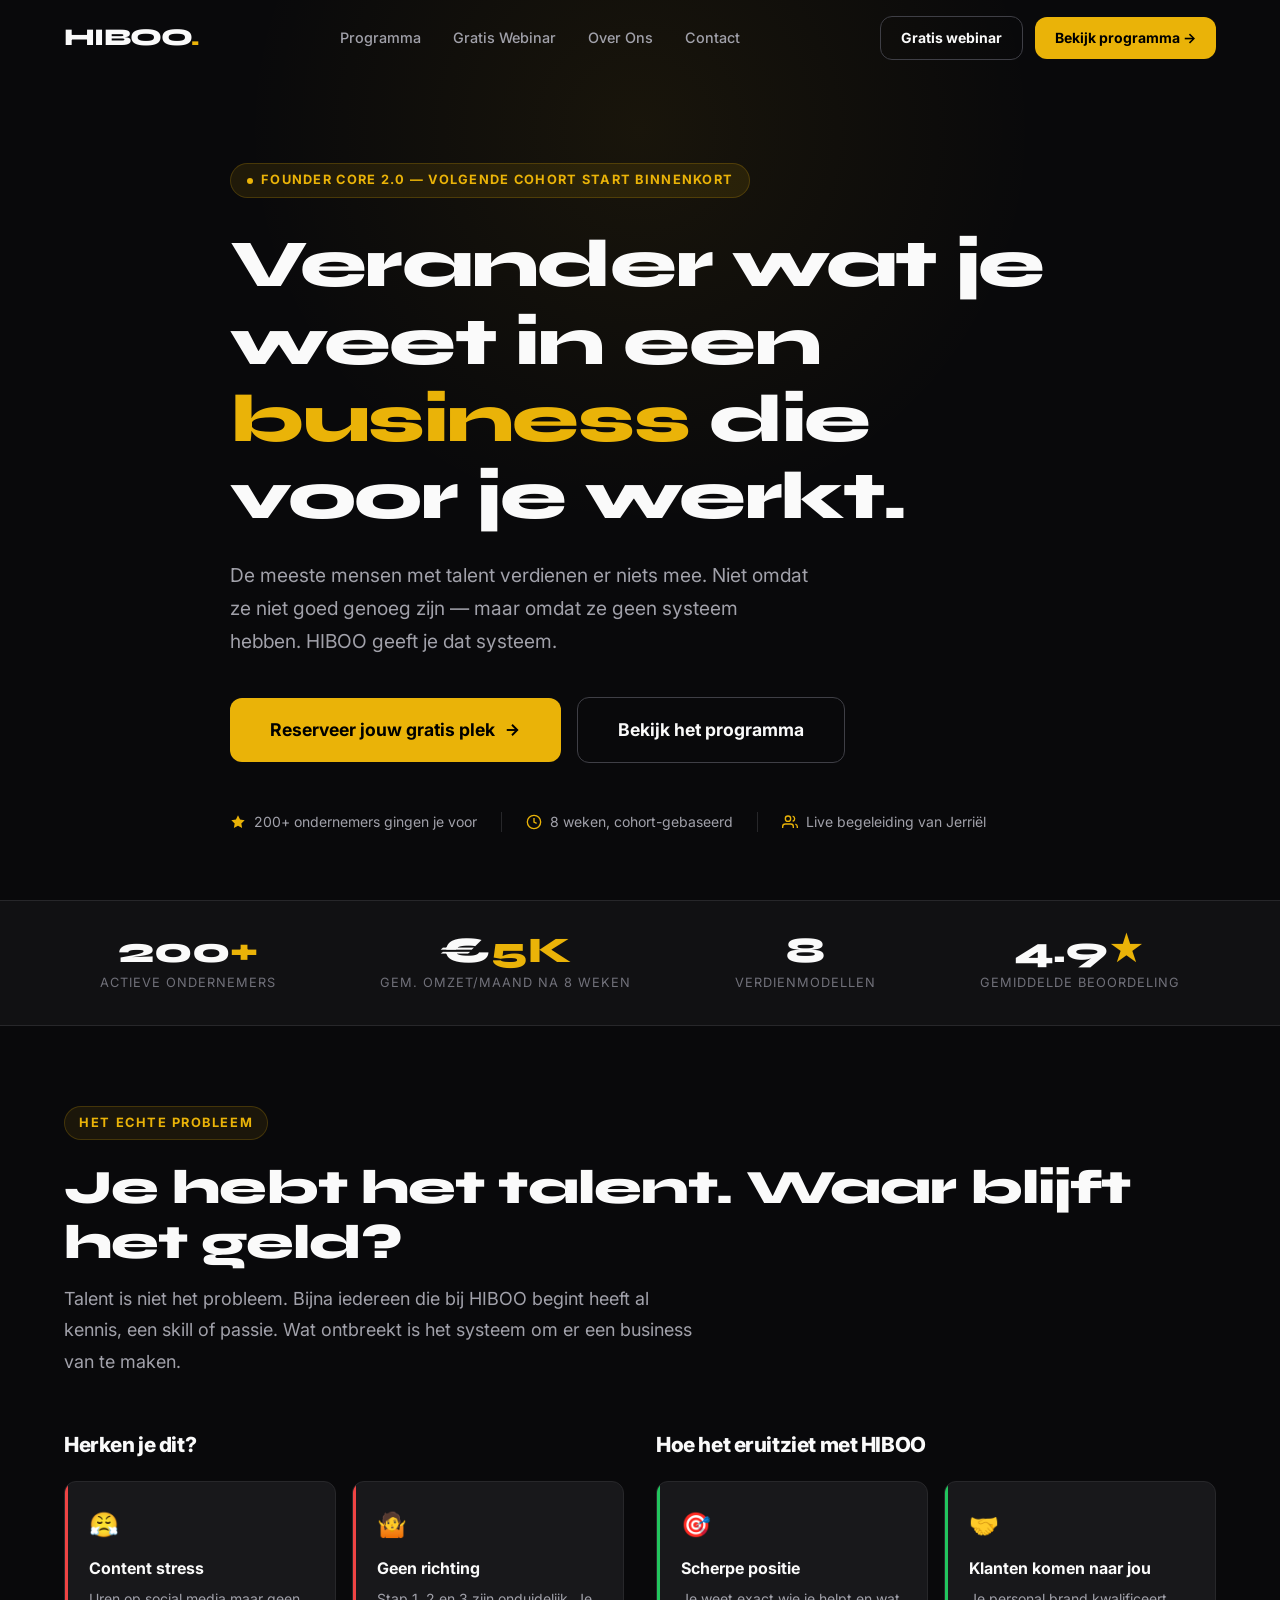
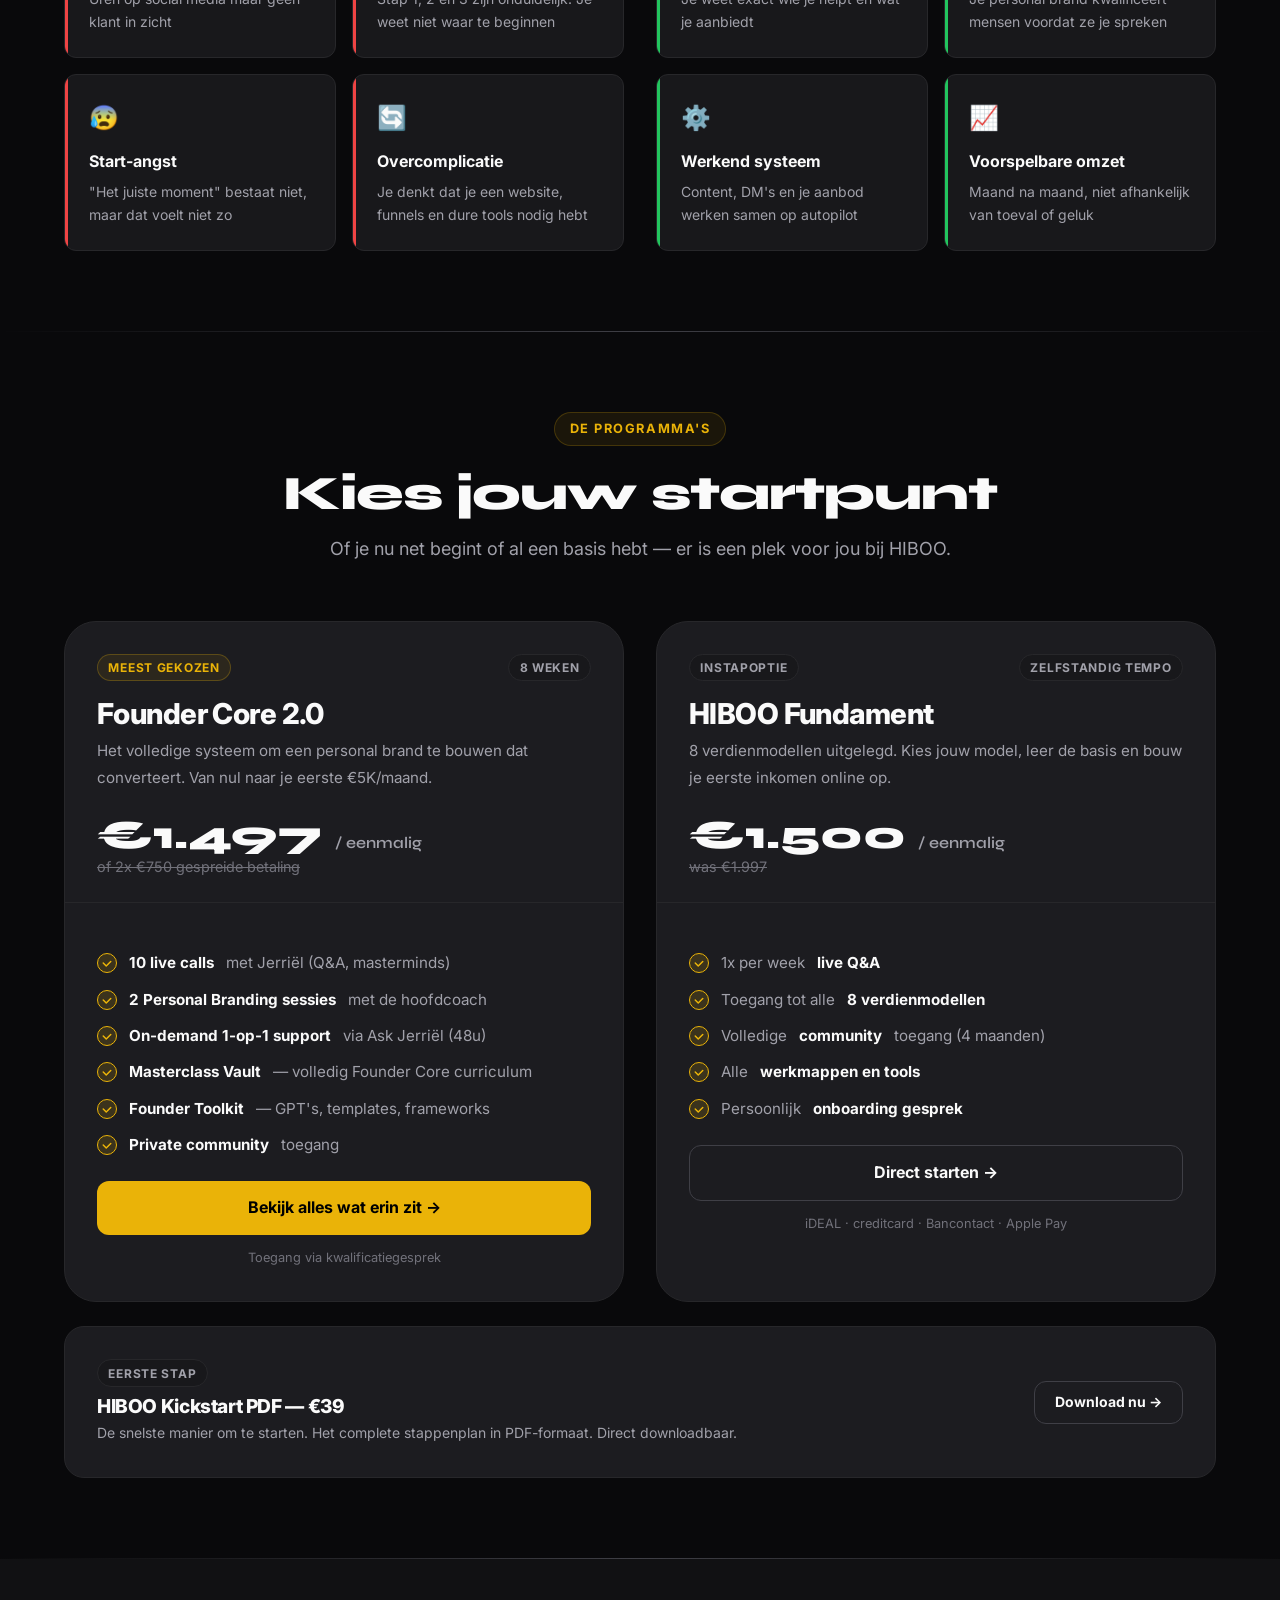
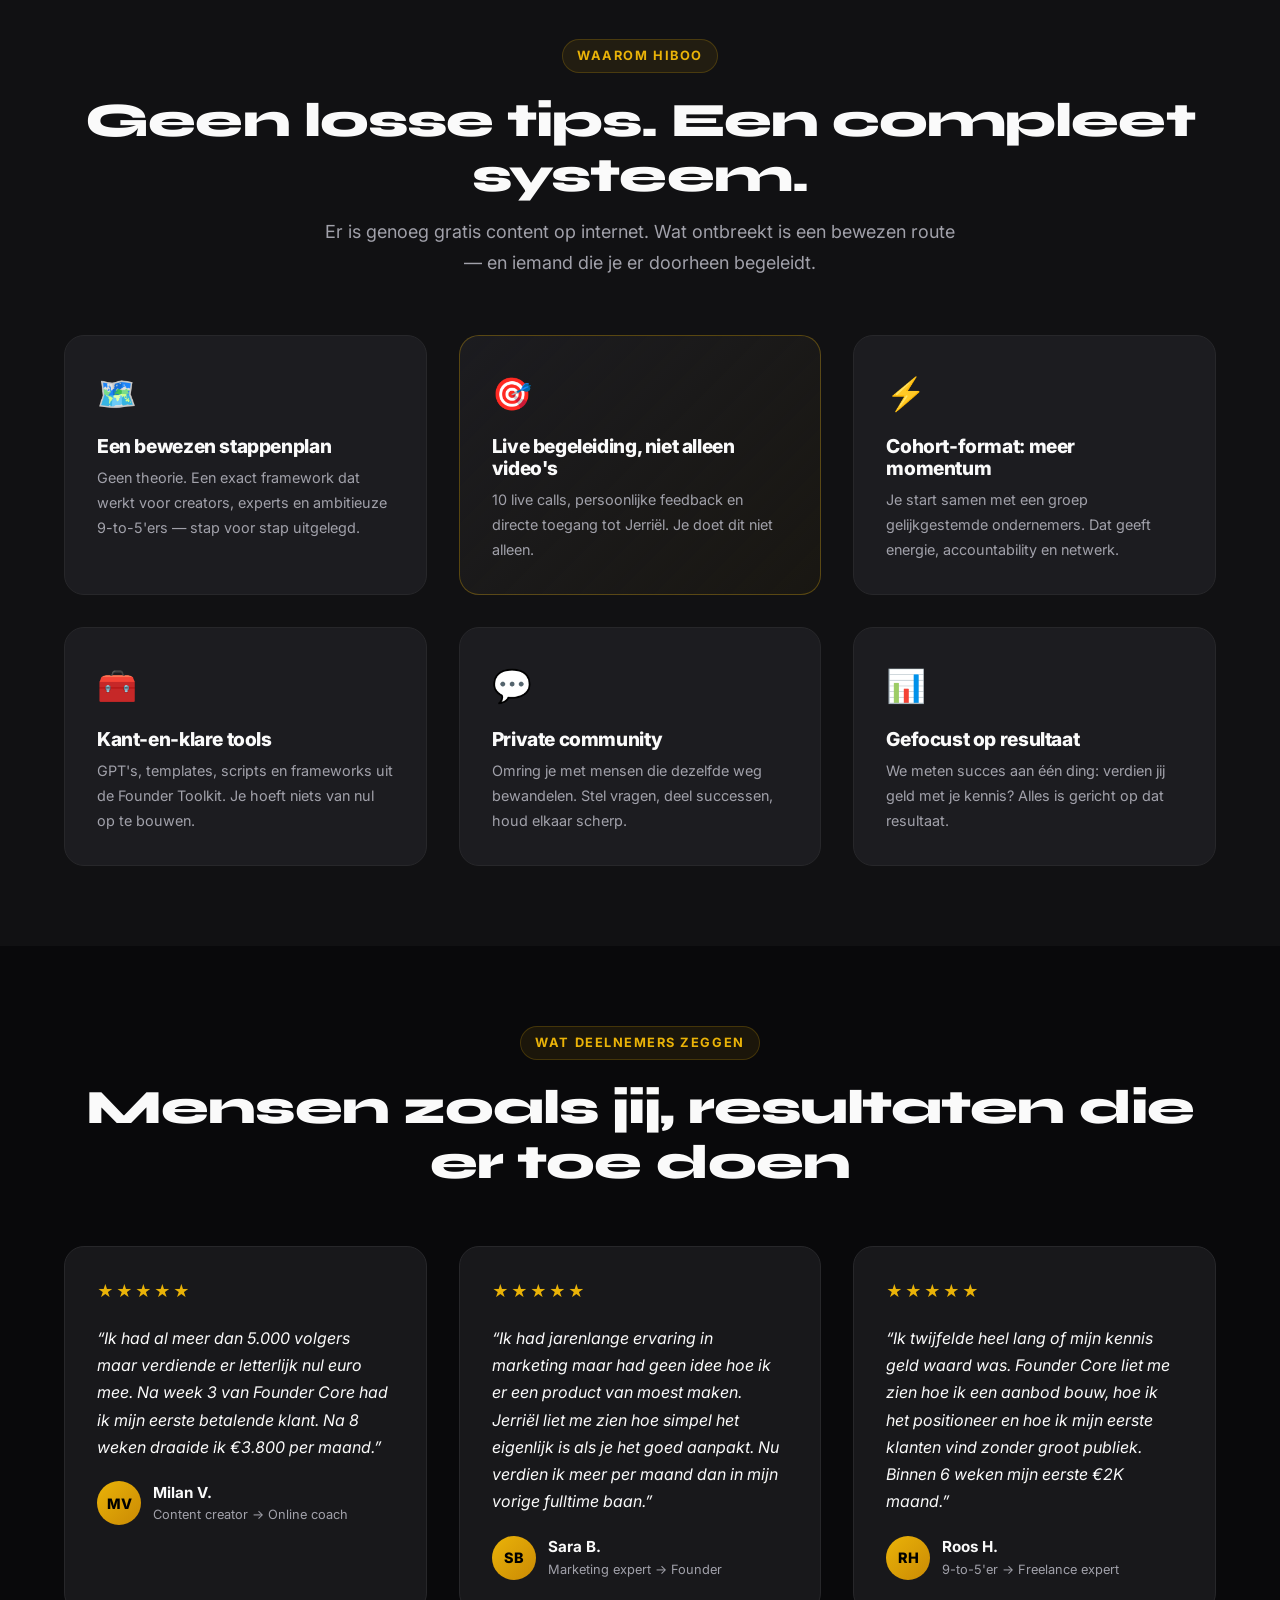
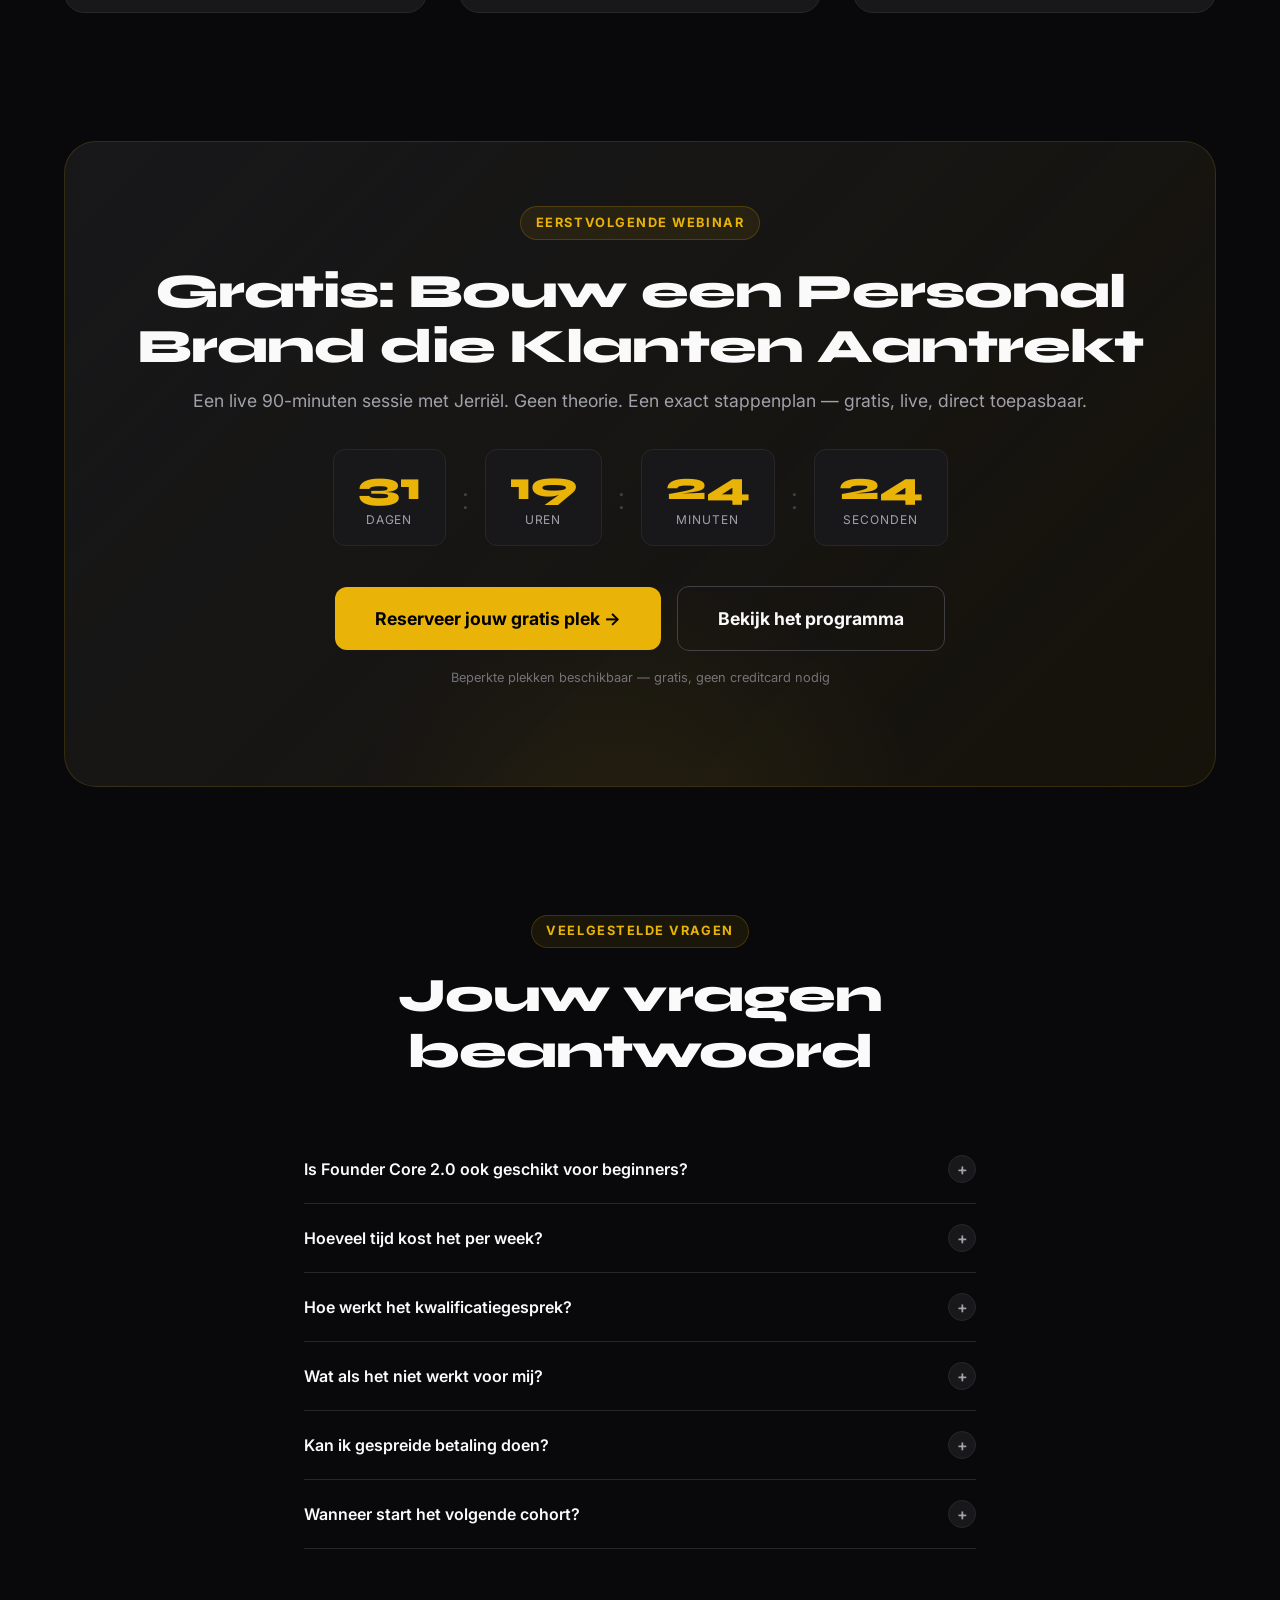
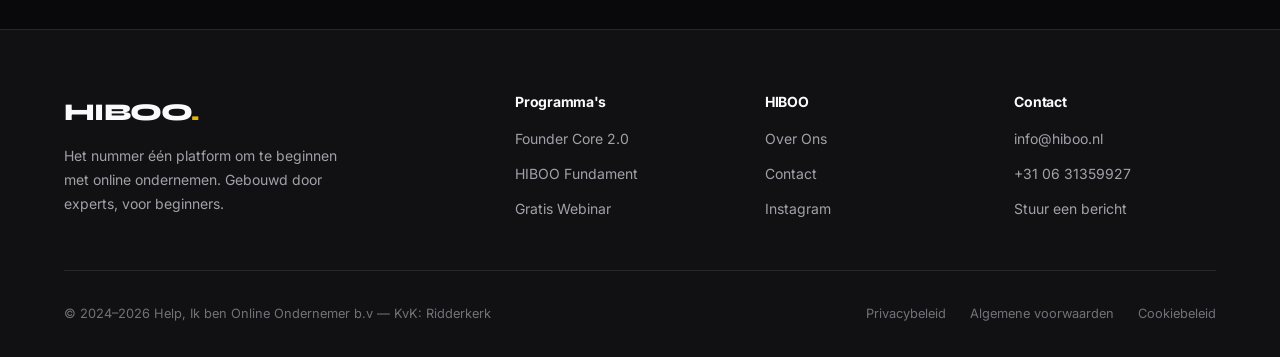
<file: index.html>
<!DOCTYPE html>
<html lang="nl">
<head>
  <meta charset="UTF-8">
  <meta name="viewport" content="width=device-width, initial-scale=1.0">
  <title>HIBOO — Start jouw online business met een bewezen strategie</title>
  <meta name="description" content="Het nummer één platform om te beginnen met online ondernemen. Leer personal branding, content, sales en systemen — van creators en experts die het al gedaan hebben.">
  <meta name="keywords" content="online ondernemen, personal brand, founder core, HIBOO, online business Nederland, dropshipping, SMMA, UGC">
  <meta property="og:title" content="HIBOO — Start jouw online business met een bewezen strategie">
  <meta property="og:description" content="Gebouwd door experts, voor beginners. 200+ ondernemers gingen je voor.">
  <meta property="og:type" content="website">
  <meta property="og:url" content="https://hiboo.nl">
  <link rel="canonical" href="https://hiboo.nl">
  <link rel="stylesheet" href="css/styles.css">
  <link rel="icon" href="data:image/svg+xml,<svg xmlns='http://www.w3.org/2000/svg' viewBox='0 0 100 100'><text y='.9em' font-size='90'>🐝</text></svg>">
</head>
<body>

<!-- ============================================================
     NAVIGATION
     ============================================================ -->
<nav class="nav" role="navigation" aria-label="Hoofdnavigatie">
  <div class="nav-inner">
    <a href="index.html" class="nav-logo">HIBOO<span>.</span></a>
    <ul class="nav-links" role="list">
      <li><a href="programma.html">Programma</a></li>
      <li><a href="webinar.html">Gratis Webinar</a></li>
      <li><a href="over-ons.html">Over Ons</a></li>
      <li><a href="contact.html">Contact</a></li>
    </ul>
    <div class="nav-cta">
      <a href="webinar.html" class="btn btn-outline btn-sm">Gratis webinar</a>
      <a href="programma.html" class="btn btn-primary btn-sm">Bekijk programma →</a>
    </div>
    <button class="nav-mobile-btn" aria-label="Menu openen" aria-expanded="false">
      <svg width="24" height="24" viewBox="0 0 24 24" fill="none" stroke="currentColor" stroke-width="2"><line x1="3" y1="6" x2="21" y2="6"/><line x1="3" y1="12" x2="21" y2="12"/><line x1="3" y1="18" x2="21" y2="18"/></svg>
    </button>
  </div>
</nav>

<div class="nav-mobile" role="dialog" aria-modal="true" aria-label="Mobiel menu">
  <a href="programma.html">Programma</a>
  <a href="webinar.html">Gratis Webinar</a>
  <a href="over-ons.html">Over Ons</a>
  <a href="contact.html">Contact</a>
  <a href="webinar.html" class="btn btn-primary">Reserveer jouw gratis plek →</a>
</div>

<!-- ============================================================
     HERO
     ============================================================ -->
<section class="hero">
  <div class="container">
    <div class="hero-content">
      <div class="hero-badge">
        <span class="dot"></span>
        Founder Core 2.0 — Volgende cohort start binnenkort
      </div>
      <h1>
        Verander wat je weet in een <em>business</em> die voor je werkt.
      </h1>
      <p class="hero-sub">
        De meeste mensen met talent verdienen er niets mee. Niet omdat ze niet goed genoeg zijn — maar omdat ze geen systeem hebben. HIBOO geeft je dat systeem.
      </p>
      <div class="hero-actions">
        <a href="webinar.html" class="btn btn-primary btn-lg">
          Reserveer jouw gratis plek
          <svg width="18" height="18" viewBox="0 0 24 24" fill="none" stroke="currentColor" stroke-width="2.5"><line x1="5" y1="12" x2="19" y2="12"/><polyline points="12 5 19 12 12 19"/></svg>
        </a>
        <a href="programma.html" class="btn btn-outline btn-lg">Bekijk het programma</a>
      </div>
      <div class="hero-proof">
        <div class="hero-proof-item">
          <svg width="16" height="16" viewBox="0 0 24 24" fill="currentColor"><path d="M12 2l3.09 6.26L22 9.27l-5 4.87 1.18 6.88L12 17.77l-6.18 3.25L7 14.14 2 9.27l6.91-1.01L12 2z"/></svg>
          200+ ondernemers gingen je voor
        </div>
        <div class="hero-proof-divider"></div>
        <div class="hero-proof-item">
          <svg width="16" height="16" viewBox="0 0 24 24" fill="none" stroke="currentColor" stroke-width="2"><circle cx="12" cy="12" r="10"/><polyline points="12 6 12 12 16 14"/></svg>
          8 weken, cohort-gebaseerd
        </div>
        <div class="hero-proof-divider"></div>
        <div class="hero-proof-item">
          <svg width="16" height="16" viewBox="0 0 24 24" fill="none" stroke="currentColor" stroke-width="2"><path d="M17 21v-2a4 4 0 0 0-4-4H5a4 4 0 0 0-4 4v2"/><circle cx="9" cy="7" r="4"/><path d="M23 21v-2a4 4 0 0 0-3-3.87"/><path d="M16 3.13a4 4 0 0 1 0 7.75"/></svg>
          Live begeleiding van Jerriël
        </div>
      </div>
    </div>
  </div>
</section>

<!-- ============================================================
     STATS BAR
     ============================================================ -->
<div class="stats-bar">
  <div class="container">
    <div class="stats-inner">
      <div class="stat-item reveal">
        <div class="stat-number">200<span>+</span></div>
        <div class="stat-label">Actieve ondernemers</div>
      </div>
      <div class="stat-item reveal reveal-delay-1">
        <div class="stat-number">€<span>5K</span></div>
        <div class="stat-label">Gem. omzet/maand na 8 weken</div>
      </div>
      <div class="stat-item reveal reveal-delay-2">
        <div class="stat-number">8</div>
        <div class="stat-label">Verdienmodellen</div>
      </div>
      <div class="stat-item reveal reveal-delay-3">
        <div class="stat-number">4.9<span>★</span></div>
        <div class="stat-label">Gemiddelde beoordeling</div>
      </div>
    </div>
  </div>
</div>

<!-- ============================================================
     PROBLEM SECTION
     ============================================================ -->
<section class="section">
  <div class="container">
    <div class="section-header reveal">
      <span class="label">Het echte probleem</span>
      <h2 class="section-title">Je hebt het talent. Waar blijft het geld?</h2>
      <p class="section-sub">Talent is niet het probleem. Bijna iedereen die bij HIBOO begint heeft al kennis, een skill of passie. Wat ontbreekt is het systeem om er een business van te maken.</p>
    </div>

    <div class="grid-2 reveal reveal-delay-1">
      <div>
        <h3 style="margin-bottom:1.5rem;font-size:1.3rem;">Herken je dit?</h3>
        <div class="problem-grid">
          <div class="problem-card">
            <div class="problem-icon">😤</div>
            <div class="problem-title">Content stress</div>
            <div class="problem-desc">Uren op social media maar geen klant in zicht</div>
          </div>
          <div class="problem-card">
            <div class="problem-icon">🤷</div>
            <div class="problem-title">Geen richting</div>
            <div class="problem-desc">Stap 1, 2 en 3 zijn onduidelijk. Je weet niet waar te beginnen</div>
          </div>
          <div class="problem-card">
            <div class="problem-icon">😰</div>
            <div class="problem-title">Start-angst</div>
            <div class="problem-desc">"Het juiste moment" bestaat niet, maar dat voelt niet zo</div>
          </div>
          <div class="problem-card">
            <div class="problem-icon">🔄</div>
            <div class="problem-title">Overcomplicatie</div>
            <div class="problem-desc">Je denkt dat je een website, funnels en dure tools nodig hebt</div>
          </div>
        </div>
      </div>

      <div class="reveal reveal-delay-2">
        <h3 style="margin-bottom:1.5rem;font-size:1.3rem;">Hoe het eruitziet met HIBOO</h3>
        <div class="problem-grid">
          <div class="problem-card good">
            <div class="problem-icon">🎯</div>
            <div class="problem-title">Scherpe positie</div>
            <div class="problem-desc">Je weet exact wie je helpt en wat je aanbiedt</div>
          </div>
          <div class="problem-card good">
            <div class="problem-icon">🤝</div>
            <div class="problem-title">Klanten komen naar jou</div>
            <div class="problem-desc">Je personal brand kwalificeert mensen voordat ze je spreken</div>
          </div>
          <div class="problem-card good">
            <div class="problem-icon">⚙️</div>
            <div class="problem-title">Werkend systeem</div>
            <div class="problem-desc">Content, DM's en je aanbod werken samen op autopilot</div>
          </div>
          <div class="problem-card good">
            <div class="problem-icon">📈</div>
            <div class="problem-title">Voorspelbare omzet</div>
            <div class="problem-desc">Maand na maand, niet afhankelijk van toeval of geluk</div>
          </div>
        </div>
      </div>
    </div>
  </div>
</section>

<hr class="gradient-line">

<!-- ============================================================
     PROGRAMS
     ============================================================ -->
<section class="section">
  <div class="container">
    <div class="section-header center reveal">
      <span class="label">De programma's</span>
      <h2 class="section-title">Kies jouw startpunt</h2>
      <p class="section-sub">Of je nu net begint of al een basis hebt — er is een plek voor jou bij HIBOO.</p>
    </div>

    <div class="grid-2 reveal reveal-delay-1">
      <!-- Founder Core 2.0 -->
      <div class="program-card card-gold">
        <div class="program-card-header">
          <div class="flex-between" style="margin-bottom:1rem;">
            <span class="badge badge-gold">Meest gekozen</span>
            <span class="badge badge-dark">8 weken</span>
          </div>
          <h3>Founder Core 2.0</h3>
          <p style="margin-top:.5rem;font-size:.95rem;">Het volledige systeem om een personal brand te bouwen dat converteert. Van nul naar je eerste €5K/maand.</p>
          <div style="margin-top:1.5rem;">
            <div class="program-price">€1.497 <sub>/ eenmalig</sub></div>
            <div class="program-old-price">of 2x €750 gespreide betaling</div>
          </div>
        </div>
        <hr class="program-divider">
        <div class="program-card-body">
          <ul class="check-list" style="margin-bottom:1.5rem;">
            <li><strong>10 live calls</strong> met Jerriël (Q&A, masterminds)</li>
            <li><strong>2 Personal Branding sessies</strong> met de hoofdcoach</li>
            <li><strong>On-demand 1-op-1 support</strong> via Ask Jerriël (48u)</li>
            <li><strong>Masterclass Vault</strong> — volledig Founder Core curriculum</li>
            <li><strong>Founder Toolkit</strong> — GPT's, templates, frameworks</li>
            <li><strong>Private community</strong> toegang</li>
          </ul>
          <a href="programma.html" class="btn btn-primary btn-full">
            Bekijk alles wat erin zit →
          </a>
          <p style="text-align:center;font-size:.8rem;margin-top:.75rem;color:var(--dim);">Toegang via kwalificatiegesprek</p>
        </div>
      </div>

      <!-- HIBOO Fundament -->
      <div class="program-card">
        <div class="program-card-header">
          <div class="flex-between" style="margin-bottom:1rem;">
            <span class="badge badge-dark">Instapoptie</span>
            <span class="badge badge-dark">Zelfstandig tempo</span>
          </div>
          <h3>HIBOO Fundament</h3>
          <p style="margin-top:.5rem;font-size:.95rem;">8 verdienmodellen uitgelegd. Kies jouw model, leer de basis en bouw je eerste inkomen online op.</p>
          <div style="margin-top:1.5rem;">
            <div class="program-price">€1.500 <sub>/ eenmalig</sub></div>
            <div class="program-old-price">was €1.997</div>
          </div>
        </div>
        <hr class="program-divider">
        <div class="program-card-body">
          <ul class="check-list" style="margin-bottom:1.5rem;">
            <li>1x per week <strong>live Q&A</strong></li>
            <li>Toegang tot alle <strong>8 verdienmodellen</strong></li>
            <li>Volledige <strong>community</strong> toegang (4 maanden)</li>
            <li>Alle <strong>werkmappen en tools</strong></li>
            <li>Persoonlijk <strong>onboarding gesprek</strong></li>
          </ul>
          <a href="https://hiboo.plugandpay.com/checkout/hiboo-fundament" class="btn btn-outline btn-full" target="_blank" rel="noopener">
            Direct starten →
          </a>
          <p style="text-align:center;font-size:.8rem;margin-top:.75rem;color:var(--dim);">iDEAL · creditcard · Bancontact · Apple Pay</p>
        </div>
      </div>
    </div>

    <!-- Mini tier: Kickstart PDF -->
    <div class="card reveal" style="margin-top:1.5rem;display:flex;align-items:center;justify-content:space-between;gap:2rem;flex-wrap:wrap;">
      <div>
        <div class="badge badge-dark" style="margin-bottom:.5rem;">Eerste stap</div>
        <h4>HIBOO Kickstart PDF — €39</h4>
        <p style="font-size:.875rem;margin-top:.25rem;">De snelste manier om te starten. Het complete stappenplan in PDF-formaat. Direct downloadbaar.</p>
      </div>
      <a href="https://hiboo.plugandpay.com/checkout/hiboo-fundament" class="btn btn-outline btn-sm" target="_blank" rel="noopener">Download nu →</a>
    </div>
  </div>
</section>

<hr class="gradient-line">

<!-- ============================================================
     WHY HIBOO
     ============================================================ -->
<section class="section" style="background:var(--surface);">
  <div class="container">
    <div class="section-header center reveal">
      <span class="label">Waarom HIBOO</span>
      <h2 class="section-title">Geen losse tips. Een compleet systeem.</h2>
      <p class="section-sub">Er is genoeg gratis content op internet. Wat ontbreekt is een bewezen route — en iemand die je er doorheen begeleidt.</p>
    </div>

    <div class="grid-3 reveal reveal-delay-1">
      <div class="card">
        <div style="font-size:2rem;margin-bottom:1rem;">🗺️</div>
        <h4 style="margin-bottom:.5rem;">Een bewezen stappenplan</h4>
        <p style="font-size:.9rem;">Geen theorie. Een exact framework dat werkt voor creators, experts en ambitieuze 9-to-5'ers — stap voor stap uitgelegd.</p>
      </div>
      <div class="card card-gold">
        <div style="font-size:2rem;margin-bottom:1rem;">🎯</div>
        <h4 style="margin-bottom:.5rem;">Live begeleiding, niet alleen video's</h4>
        <p style="font-size:.9rem;">10 live calls, persoonlijke feedback en directe toegang tot Jerriël. Je doet dit niet alleen.</p>
      </div>
      <div class="card">
        <div style="font-size:2rem;margin-bottom:1rem;">⚡</div>
        <h4 style="margin-bottom:.5rem;">Cohort-format: meer momentum</h4>
        <p style="font-size:.9rem;">Je start samen met een groep gelijkgestemde ondernemers. Dat geeft energie, accountability en netwerk.</p>
      </div>
      <div class="card">
        <div style="font-size:2rem;margin-bottom:1rem;">🧰</div>
        <h4 style="margin-bottom:.5rem;">Kant-en-klare tools</h4>
        <p style="font-size:.9rem;">GPT's, templates, scripts en frameworks uit de Founder Toolkit. Je hoeft niets van nul op te bouwen.</p>
      </div>
      <div class="card">
        <div style="font-size:2rem;margin-bottom:1rem;">💬</div>
        <h4 style="margin-bottom:.5rem;">Private community</h4>
        <p style="font-size:.9rem;">Omring je met mensen die dezelfde weg bewandelen. Stel vragen, deel successen, houd elkaar scherp.</p>
      </div>
      <div class="card">
        <div style="font-size:2rem;margin-bottom:1rem;">📊</div>
        <h4 style="margin-bottom:.5rem;">Gefocust op resultaat</h4>
        <p style="font-size:.9rem;">We meten succes aan één ding: verdien jij geld met je kennis? Alles is gericht op dat resultaat.</p>
      </div>
    </div>
  </div>
</section>

<!-- ============================================================
     TESTIMONIALS
     ============================================================ -->
<section class="section">
  <div class="container">
    <div class="section-header center reveal">
      <span class="label">Wat deelnemers zeggen</span>
      <h2 class="section-title">Mensen zoals jij, resultaten die er toe doen</h2>
    </div>

    <div class="grid-3 reveal reveal-delay-1">
      <div class="testimonial-card">
        <div class="stars">★★★★★</div>
        <p class="testimonial-quote">Ik had al meer dan 5.000 volgers maar verdiende er letterlijk nul euro mee. Na week 3 van Founder Core had ik mijn eerste betalende klant. Na 8 weken draaide ik €3.800 per maand.</p>
        <div class="testimonial-author">
          <div class="testimonial-avatar">MV</div>
          <div>
            <div class="testimonial-name">Milan V.</div>
            <div class="testimonial-role">Content creator → Online coach</div>
          </div>
        </div>
      </div>
      <div class="testimonial-card">
        <div class="stars">★★★★★</div>
        <p class="testimonial-quote">Ik had jarenlange ervaring in marketing maar had geen idee hoe ik er een product van moest maken. Jerriël liet me zien hoe simpel het eigenlijk is als je het goed aanpakt. Nu verdien ik meer per maand dan in mijn vorige fulltime baan.</p>
        <div class="testimonial-author">
          <div class="testimonial-avatar">SB</div>
          <div>
            <div class="testimonial-name">Sara B.</div>
            <div class="testimonial-role">Marketing expert → Founder</div>
          </div>
        </div>
      </div>
      <div class="testimonial-card">
        <div class="stars">★★★★★</div>
        <p class="testimonial-quote">Ik twijfelde heel lang of mijn kennis geld waard was. Founder Core liet me zien hoe ik een aanbod bouw, hoe ik het positioneer en hoe ik mijn eerste klanten vind zonder groot publiek. Binnen 6 weken mijn eerste €2K maand.</p>
        <div class="testimonial-author">
          <div class="testimonial-avatar">RH</div>
          <div>
            <div class="testimonial-name">Roos H.</div>
            <div class="testimonial-role">9-to-5'er → Freelance expert</div>
          </div>
        </div>
      </div>
    </div>
  </div>
</section>

<!-- ============================================================
     WEBINAR CTA
     ============================================================ -->
<section class="section-sm">
  <div class="container">
    <div class="cta-section reveal">
      <span class="label" style="margin-bottom:1.5rem;">Eerstvolgende webinar</span>
      <h2>Gratis: Bouw een Personal Brand die Klanten Aantrekt</h2>
      <p>Een live 90-minuten sessie met Jerriël. Geen theorie. Een exact stappenplan — gratis, live, direct toepasbaar.</p>

      <div class="countdown" style="margin-bottom:2.5rem;">
        <div class="countdown-unit">
          <span class="countdown-num" id="cd-days">00</span>
          <span class="countdown-label">Dagen</span>
        </div>
        <span class="countdown-sep">:</span>
        <div class="countdown-unit">
          <span class="countdown-num" id="cd-hours">00</span>
          <span class="countdown-label">Uren</span>
        </div>
        <span class="countdown-sep">:</span>
        <div class="countdown-unit">
          <span class="countdown-num" id="cd-minutes">00</span>
          <span class="countdown-label">Minuten</span>
        </div>
        <span class="countdown-sep">:</span>
        <div class="countdown-unit">
          <span class="countdown-num" id="cd-seconds">00</span>
          <span class="countdown-label">Seconden</span>
        </div>
      </div>

      <div class="cta-actions">
        <a href="webinar.html" class="btn btn-primary btn-lg">
          Reserveer jouw gratis plek →
        </a>
        <a href="programma.html" class="btn btn-outline btn-lg">Bekijk het programma</a>
      </div>
      <p style="margin-top:1rem;font-size:.8rem;color:var(--dim);">Beperkte plekken beschikbaar — gratis, geen creditcard nodig</p>
    </div>
  </div>
</section>

<!-- ============================================================
     FAQ
     ============================================================ -->
<section class="section">
  <div class="container" style="max-width:720px;">
    <div class="section-header center reveal">
      <span class="label">Veelgestelde vragen</span>
      <h2 class="section-title">Jouw vragen beantwoord</h2>
    </div>

    <div class="reveal reveal-delay-1">
      <div class="faq-item">
        <button class="faq-question">
          Is Founder Core 2.0 ook geschikt voor beginners?
          <span class="faq-icon">+</span>
        </button>
        <div class="faq-answer">Ja. Je hebt geen publiek, website of bestaand product nodig. Je begint bij het fundament: wie je bent, wie je helpt en wat je aanbiedt. Alles wordt stap voor stap opgebouwd.</div>
      </div>
      <div class="faq-item">
        <button class="faq-question">
          Hoeveel tijd kost het per week?
          <span class="faq-icon">+</span>
        </button>
        <div class="faq-answer">Reken op 5 tot 8 uur per week. Dat is inclusief de live calls, het doornemen van de modules en het implementeren. Wie meer tijd investeert, ziet sneller resultaat.</div>
      </div>
      <div class="faq-item">
        <button class="faq-question">
          Hoe werkt het kwalificatiegesprek?
          <span class="faq-icon">+</span>
        </button>
        <div class="faq-answer">Na het webinar kun je een kwalificatiegesprek boeken. Dat is een gratis gesprek van 30-45 minuten waarbij we samen kijken of Founder Core 2.0 de juiste stap voor jou is. Geen verplichtingen.</div>
      </div>
      <div class="faq-item">
        <button class="faq-question">
          Wat als het niet werkt voor mij?
          <span class="faq-icon">+</span>
        </button>
        <div class="faq-answer">Het programma werkt als jij werkt. We geven geen garantie op resultaat omdat dat afhangt van jouw inzet. Wat we wél beloven: je krijgt het exacte systeem, de tools en de begeleiding die bewezen werkt voor 200+ deelnemers.</div>
      </div>
      <div class="faq-item">
        <button class="faq-question">
          Kan ik gespreide betaling doen?
          <span class="faq-icon">+</span>
        </button>
        <div class="faq-answer">Ja. Tier 1 kun je betalen in 2 termijnen van €750. Dit bespreek je in het kwalificatiegesprek.</div>
      </div>
      <div class="faq-item">
        <button class="faq-question">
          Wanneer start het volgende cohort?
          <span class="faq-icon">+</span>
        </button>
        <div class="faq-answer">Er start maandelijks een nieuw cohort. Je kunt je nu al aanmelden voor het volgende webinar. Na het webinar opent er een 3-daags inschrijfvenster. Plekken zijn beperkt tot 15-20 deelnemers per cohort.</div>
      </div>
    </div>
  </div>
</section>

<!-- ============================================================
     FOOTER
     ============================================================ -->
<footer class="footer">
  <div class="container">
    <div class="footer-grid">
      <div class="footer-brand">
        <div class="nav-logo">HIBOO<span style="color:var(--gold);">.</span></div>
        <p>Het nummer één platform om te beginnen met online ondernemen. Gebouwd door experts, voor beginners.</p>
      </div>
      <div class="footer-col">
        <h5>Programma's</h5>
        <ul>
          <li><a href="programma.html">Founder Core 2.0</a></li>
          <li><a href="https://hiboo.plugandpay.com/checkout/hiboo-fundament" target="_blank">HIBOO Fundament</a></li>
          <li><a href="webinar.html">Gratis Webinar</a></li>
        </ul>
      </div>
      <div class="footer-col">
        <h5>HIBOO</h5>
        <ul>
          <li><a href="over-ons.html">Over Ons</a></li>
          <li><a href="contact.html">Contact</a></li>
          <li><a href="https://www.instagram.com/hiboo.nl" target="_blank">Instagram</a></li>
        </ul>
      </div>
      <div class="footer-col">
        <h5>Contact</h5>
        <ul>
          <li><a href="mailto:info@hiboo.nl">info@hiboo.nl</a></li>
          <li><a href="tel:+31631359927">+31 06 31359927</a></li>
          <li><a href="contact.html">Stuur een bericht</a></li>
        </ul>
      </div>
    </div>
    <div class="footer-bottom">
      <p>© 2024–2026 Help, Ik ben Online Ondernemer b.v — KvK: Ridderkerk</p>
      <div class="footer-links">
        <a href="#">Privacybeleid</a>
        <a href="#">Algemene voorwaarden</a>
        <a href="#">Cookiebeleid</a>
      </div>
    </div>
  </div>
</footer>

<script src="js/main.js"></script>
</body>
</html>
</file>
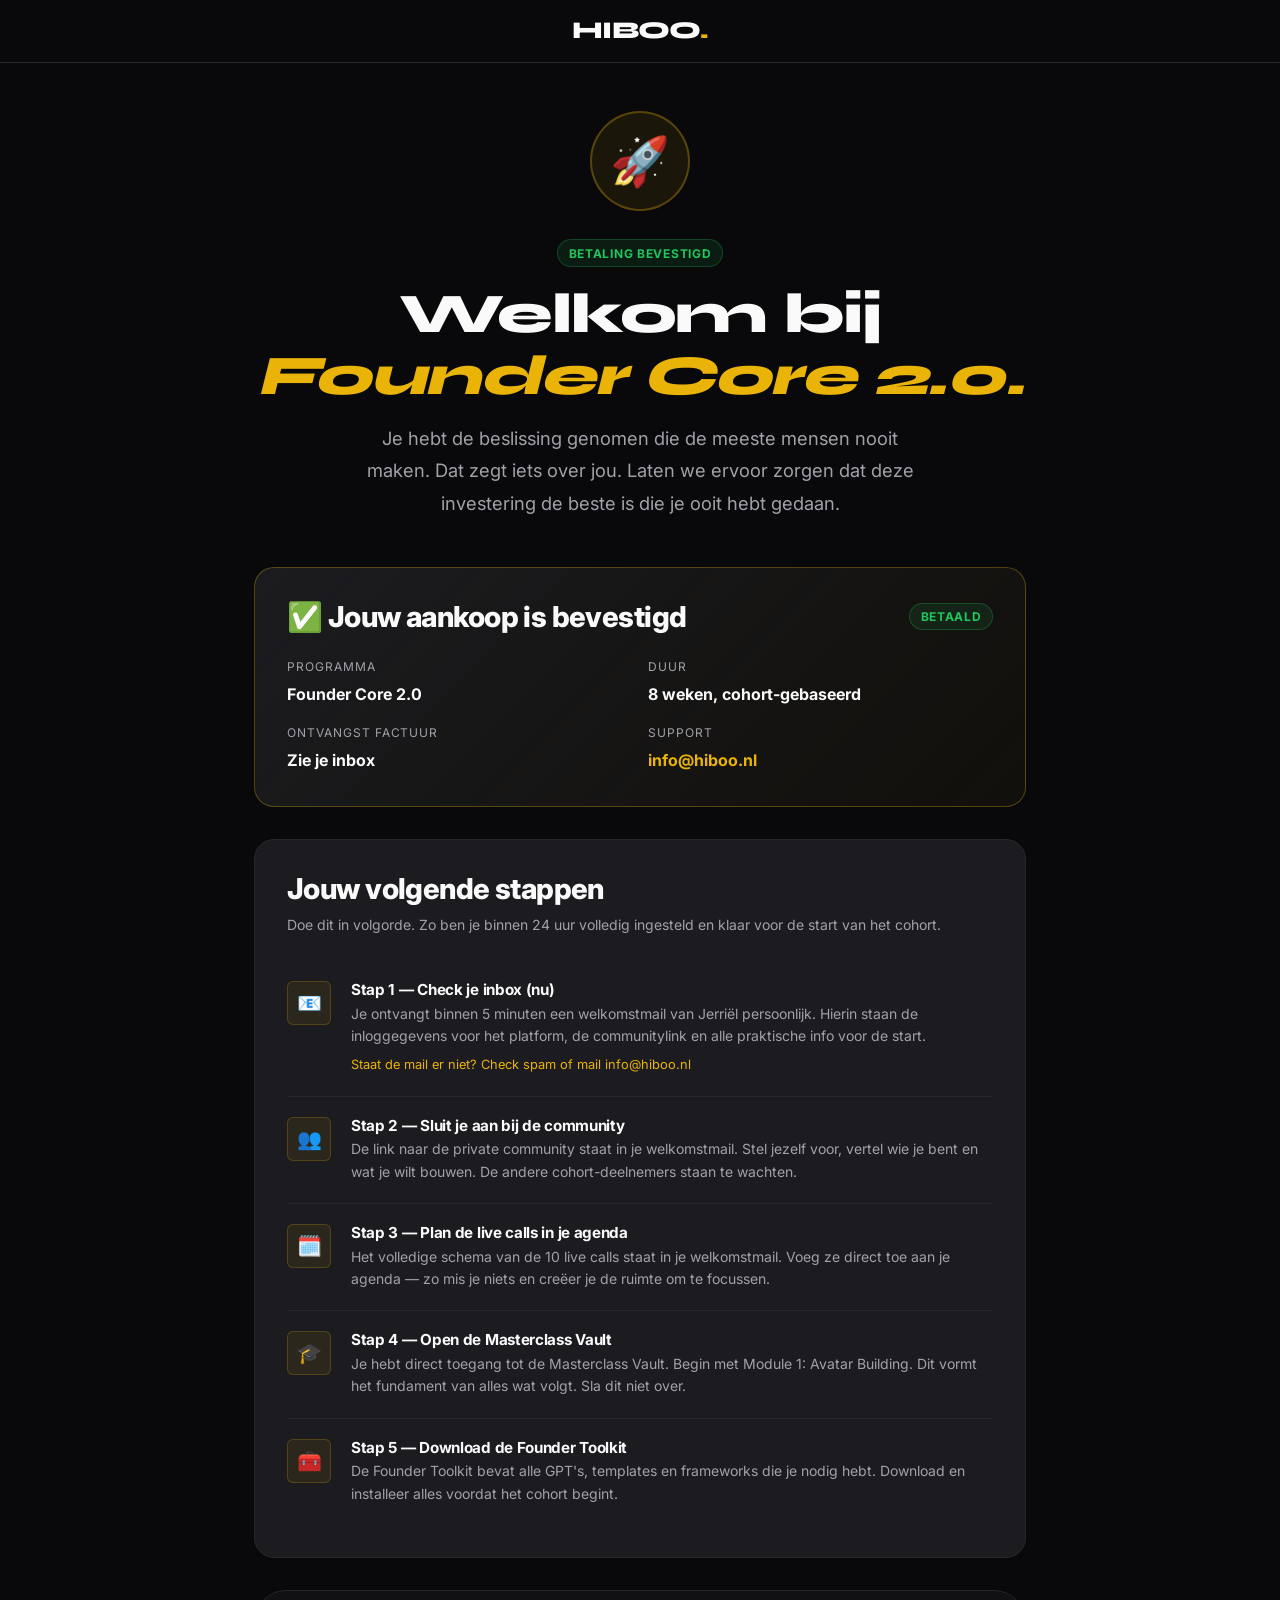
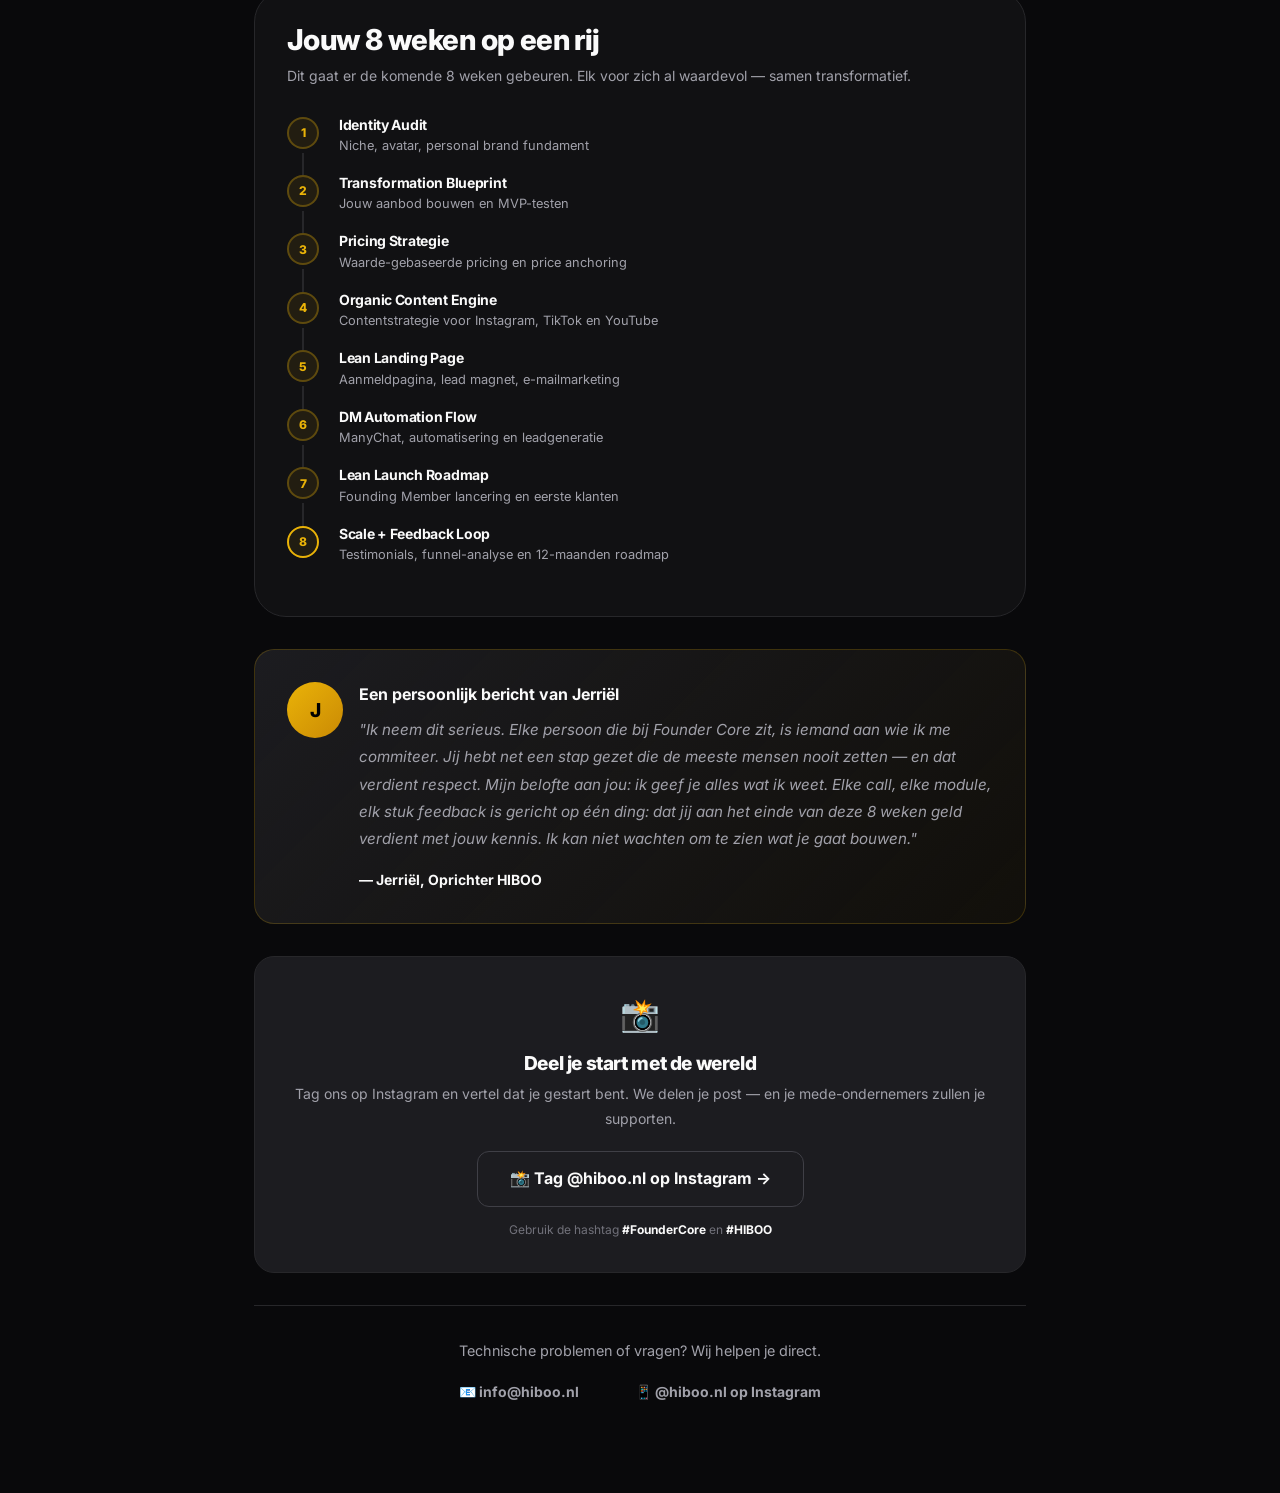
<file: bedankt-aankoop.html>
<!DOCTYPE html>
<html lang="nl">
<head>
  <meta charset="UTF-8">
  <meta name="viewport" content="width=device-width, initial-scale=1.0">
  <title>Welkom bij Founder Core 2.0 — HIBOO</title>
  <meta name="robots" content="noindex, nofollow">
  <link rel="stylesheet" href="css/styles.css">
  <link rel="icon" href="data:image/svg+xml,<svg xmlns='http://www.w3.org/2000/svg' viewBox='0 0 100 100'><text y='.9em' font-size='90'>🐝</text></svg>">
  <style>
    .onboard-step { display:flex; gap:1.25rem; padding:1.25rem 0; border-bottom:1px solid var(--border); align-items:flex-start; }
    .onboard-step:last-child { border-bottom:none; }
    .onboard-icon { width:44px; height:44px; min-width:44px; border-radius:var(--radius-sm); display:flex; align-items:center; justify-content:center; font-size:1.25rem; background:var(--gold-bg); border:1px solid rgba(234,179,8,.2); }
    .onboard-body h4 { font-size:.95rem; font-weight:700; margin-bottom:.25rem; }
    .onboard-body p { font-size:.875rem; color:var(--muted); line-height:1.6; }
    .onboard-action { margin-top:.5rem; }
    .confetti-bg { position:fixed; inset:0; pointer-events:none; z-index:-1; overflow:hidden; }
    .confetti-piece { position:absolute; width:10px; height:10px; opacity:0; animation:confetti-fall var(--dur) var(--delay) ease-in forwards; }
    @keyframes confetti-fall { 0%{top:-10%;opacity:1;transform:rotate(0deg) translateX(0)} 100%{top:110%;opacity:0;transform:rotate(var(--rot)) translateX(var(--dx))} }
    .week-timeline { display:flex; flex-direction:column; gap:0; }
    .tl-item { display:flex; gap:1.25rem; align-items:flex-start; padding-bottom:1.25rem; position:relative; }
    .tl-item:not(:last-child)::before { content:''; position:absolute; left:15px; top:36px; bottom:0; width:2px; background:var(--border); }
    .tl-dot { width:32px; height:32px; min-width:32px; border-radius:50%; background:var(--gold-bg); border:2px solid rgba(234,179,8,.3); display:flex; align-items:center; justify-content:center; font-size:.75rem; font-weight:800; color:var(--gold); }
    .tl-body h5 { font-size:.875rem; font-weight:700; margin-bottom:.2rem; color:var(--white); }
    .tl-body p { font-size:.8rem; color:var(--muted); line-height:1.5; }
  </style>
</head>
<body>

<!-- Confetti -->
<div class="confetti-bg" id="confetti"></div>

<nav class="nav" style="position:relative;padding:.75rem 0;border-bottom:1px solid var(--border);">
  <div class="nav-inner" style="justify-content:center;">
    <a href="index.html" class="nav-logo">HIBOO<span>.</span></a>
  </div>
</nav>

<section style="padding-top:3rem;padding-bottom:5rem;">
  <div class="container" style="max-width:820px;">

    <!-- HERO -->
    <div class="text-center reveal" style="margin-bottom:3rem;">
      <div class="ty-icon gold" style="width:100px;height:100px;font-size:3rem;margin-bottom:1.75rem;">🚀</div>
      <div class="badge badge-success" style="margin-bottom:1rem;">Betaling bevestigd</div>
      <h1 style="font-size:clamp(2rem,6vw,3.5rem);margin-bottom:1rem;line-height:1.1;">
        Welkom bij<br><em style="color:var(--gold);">Founder Core 2.0.</em>
      </h1>
      <p style="font-size:1.15rem;color:var(--muted);max-width:580px;margin-inline:auto;line-height:1.75;">
        Je hebt de beslissing genomen die de meeste mensen nooit maken. Dat zegt iets over jou. Laten we ervoor zorgen dat deze investering de beste is die je ooit hebt gedaan.
      </p>
    </div>

    <!-- ORDER BEVESTIGING -->
    <div class="card card-gold reveal" style="margin-bottom:2rem;">
      <div style="display:flex;align-items:center;justify-content:space-between;flex-wrap:wrap;gap:1rem;margin-bottom:1.5rem;">
        <h3>✅ Jouw aankoop is bevestigd</h3>
        <span class="badge badge-success">Betaald</span>
      </div>
      <div style="display:grid;grid-template-columns:1fr 1fr;gap:1rem;">
        <div>
          <div style="font-size:.75rem;color:var(--muted);text-transform:uppercase;letter-spacing:.08em;margin-bottom:.35rem;">Programma</div>
          <div style="font-weight:700;">Founder Core 2.0</div>
        </div>
        <div>
          <div style="font-size:.75rem;color:var(--muted);text-transform:uppercase;letter-spacing:.08em;margin-bottom:.35rem;">Duur</div>
          <div style="font-weight:700;">8 weken, cohort-gebaseerd</div>
        </div>
        <div>
          <div style="font-size:.75rem;color:var(--muted);text-transform:uppercase;letter-spacing:.08em;margin-bottom:.35rem;">Ontvangst factuur</div>
          <div style="font-weight:700;">Zie je inbox</div>
        </div>
        <div>
          <div style="font-size:.75rem;color:var(--muted);text-transform:uppercase;letter-spacing:.08em;margin-bottom:.35rem;">Support</div>
          <div style="font-weight:700;"><a href="mailto:info@hiboo.nl" style="color:var(--gold);">info@hiboo.nl</a></div>
        </div>
      </div>
    </div>

    <!-- ONBOARDING STEPS -->
    <div class="card reveal" style="margin-bottom:2rem;">
      <h3 style="margin-bottom:.5rem;">Jouw volgende stappen</h3>
      <p style="font-size:.875rem;color:var(--muted);margin-bottom:1.5rem;">Doe dit in volgorde. Zo ben je binnen 24 uur volledig ingesteld en klaar voor de start van het cohort.</p>

      <div>
        <div class="onboard-step">
          <div class="onboard-icon">📧</div>
          <div class="onboard-body">
            <h4>Stap 1 — Check je inbox (nu)</h4>
            <p>Je ontvangt binnen 5 minuten een welkomstmail van Jerriël persoonlijk. Hierin staan de inloggegevens voor het platform, de communitylink en alle praktische info voor de start.</p>
            <p class="onboard-action" style="color:var(--gold);font-size:.8rem;">Staat de mail er niet? Check spam of mail info@hiboo.nl</p>
          </div>
        </div>
        <div class="onboard-step">
          <div class="onboard-icon">👥</div>
          <div class="onboard-body">
            <h4>Stap 2 — Sluit je aan bij de community</h4>
            <p>De link naar de private community staat in je welkomstmail. Stel jezelf voor, vertel wie je bent en wat je wilt bouwen. De andere cohort-deelnemers staan te wachten.</p>
          </div>
        </div>
        <div class="onboard-step">
          <div class="onboard-icon">🗓️</div>
          <div class="onboard-body">
            <h4>Stap 3 — Plan de live calls in je agenda</h4>
            <p>Het volledige schema van de 10 live calls staat in je welkomstmail. Voeg ze direct toe aan je agenda — zo mis je niets en creëer je de ruimte om te focussen.</p>
          </div>
        </div>
        <div class="onboard-step">
          <div class="onboard-icon">🎓</div>
          <div class="onboard-body">
            <h4>Stap 4 — Open de Masterclass Vault</h4>
            <p>Je hebt direct toegang tot de Masterclass Vault. Begin met Module 1: Avatar Building. Dit vormt het fundament van alles wat volgt. Sla dit niet over.</p>
          </div>
        </div>
        <div class="onboard-step">
          <div class="onboard-icon">🧰</div>
          <div class="onboard-body">
            <h4>Stap 5 — Download de Founder Toolkit</h4>
            <p>De Founder Toolkit bevat alle GPT's, templates en frameworks die je nodig hebt. Download en installeer alles voordat het cohort begint.</p>
          </div>
        </div>
      </div>
    </div>

    <!-- 8 WEKEN TIJDLIJN -->
    <div style="background:var(--surface);border:1px solid var(--border);border-radius:var(--radius-xl);padding:2rem;margin-bottom:2rem;" class="reveal">
      <h3 style="margin-bottom:.5rem;">Jouw 8 weken op een rij</h3>
      <p style="font-size:.875rem;color:var(--muted);margin-bottom:1.75rem;">Dit gaat er de komende 8 weken gebeuren. Elk voor zich al waardevol — samen transformatief.</p>
      <div class="week-timeline">
        <div class="tl-item">
          <div class="tl-dot">1</div>
          <div class="tl-body"><h5>Identity Audit</h5><p>Niche, avatar, personal brand fundament</p></div>
        </div>
        <div class="tl-item">
          <div class="tl-dot">2</div>
          <div class="tl-body"><h5>Transformation Blueprint</h5><p>Jouw aanbod bouwen en MVP-testen</p></div>
        </div>
        <div class="tl-item">
          <div class="tl-dot">3</div>
          <div class="tl-body"><h5>Pricing Strategie</h5><p>Waarde-gebaseerde pricing en price anchoring</p></div>
        </div>
        <div class="tl-item">
          <div class="tl-dot">4</div>
          <div class="tl-body"><h5>Organic Content Engine</h5><p>Contentstrategie voor Instagram, TikTok en YouTube</p></div>
        </div>
        <div class="tl-item">
          <div class="tl-dot">5</div>
          <div class="tl-body"><h5>Lean Landing Page</h5><p>Aanmeldpagina, lead magnet, e-mailmarketing</p></div>
        </div>
        <div class="tl-item">
          <div class="tl-dot">6</div>
          <div class="tl-body"><h5>DM Automation Flow</h5><p>ManyChat, automatisering en leadgeneratie</p></div>
        </div>
        <div class="tl-item">
          <div class="tl-dot">7</div>
          <div class="tl-body"><h5>Lean Launch Roadmap</h5><p>Founding Member lancering en eerste klanten</p></div>
        </div>
        <div class="tl-item">
          <div class="tl-dot" style="background:var(--gold-bg);border-color:var(--gold);">8</div>
          <div class="tl-body"><h5>Scale + Feedback Loop</h5><p>Testimonials, funnel-analyse en 12-maanden roadmap</p></div>
        </div>
      </div>
    </div>

    <!-- PERSOONLIJK BERICHT -->
    <div class="card reveal" style="background:linear-gradient(135deg,var(--card),rgba(234,179,8,.04));border-color:rgba(234,179,8,.2);margin-bottom:2rem;">
      <div style="display:flex;gap:1rem;align-items:flex-start;">
        <div class="testimonial-avatar" style="width:56px;height:56px;flex-shrink:0;font-size:1.2rem;">J</div>
        <div>
          <div style="font-weight:700;margin-bottom:.5rem;">Een persoonlijk bericht van Jerriël</div>
          <p style="font-size:.95rem;line-height:1.8;font-style:italic;color:var(--muted);">"Ik neem dit serieus. Elke persoon die bij Founder Core zit, is iemand aan wie ik me commiteer. Jij hebt net een stap gezet die de meeste mensen nooit zetten — en dat verdient respect. Mijn belofte aan jou: ik geef je alles wat ik weet. Elke call, elke module, elk stuk feedback is gericht op één ding: dat jij aan het einde van deze 8 weken geld verdient met jouw kennis. Ik kan niet wachten om te zien wat je gaat bouwen."</p>
          <div style="margin-top:1rem;font-weight:700;font-size:.875rem;">— Jerriël, Oprichter HIBOO</div>
        </div>
      </div>
    </div>

    <!-- INSTAGRAM / COMMUNITY CTA -->
    <div class="card reveal" style="text-align:center;margin-bottom:2rem;">
      <div style="font-size:2rem;margin-bottom:.75rem;">📸</div>
      <h4 style="margin-bottom:.5rem;">Deel je start met de wereld</h4>
      <p style="font-size:.875rem;color:var(--muted);margin-bottom:1.25rem;">Tag ons op Instagram en vertel dat je gestart bent. We delen je post — en je mede-ondernemers zullen je supporten.</p>
      <a href="https://www.instagram.com/hiboo.nl" target="_blank" class="btn btn-outline">
        📸 Tag @hiboo.nl op Instagram →
      </a>
      <p style="font-size:.75rem;color:var(--dim);margin-top:.75rem;">Gebruik de hashtag <strong>#FounderCore</strong> en <strong>#HIBOO</strong></p>
    </div>

    <!-- SUPPORT -->
    <div style="border-top:1px solid var(--border);padding-top:2rem;text-align:center;" class="reveal">
      <p style="font-size:.9rem;color:var(--muted);margin-bottom:.5rem;">Technische problemen of vragen? Wij helpen je direct.</p>
      <div style="display:flex;gap:1rem;justify-content:center;flex-wrap:wrap;">
        <a href="mailto:info@hiboo.nl" class="btn btn-ghost btn-sm">📧 info@hiboo.nl</a>
        <a href="https://www.instagram.com/hiboo.nl" target="_blank" class="btn btn-ghost btn-sm">📱 @hiboo.nl op Instagram</a>
      </div>
    </div>

  </div>
</section>

<script src="js/main.js"></script>
<script>
  // Confetti animation
  (function() {
    const container = document.getElementById('confetti');
    const colors = ['#EAB308','#FDE047','#F59E0B','#ffffff','#22C55E'];
    for (let i = 0; i < 60; i++) {
      const el = document.createElement('div');
      el.className = 'confetti-piece';
      el.style.cssText = `
        left:${Math.random()*100}%;
        background:${colors[Math.floor(Math.random()*colors.length)]};
        --dur:${2+Math.random()*3}s;
        --delay:${Math.random()*2}s;
        --rot:${Math.random()*360}deg;
        --dx:${(Math.random()-0.5)*200}px;
        border-radius:${Math.random()>0.5?'50%':'2px'};
        width:${6+Math.random()*8}px;
        height:${6+Math.random()*8}px;
      `;
      container.appendChild(el);
    }
    // Remove after animations done
    setTimeout(() => container.remove(), 6000);
  })();
</script>
</body>
</html>
</file>
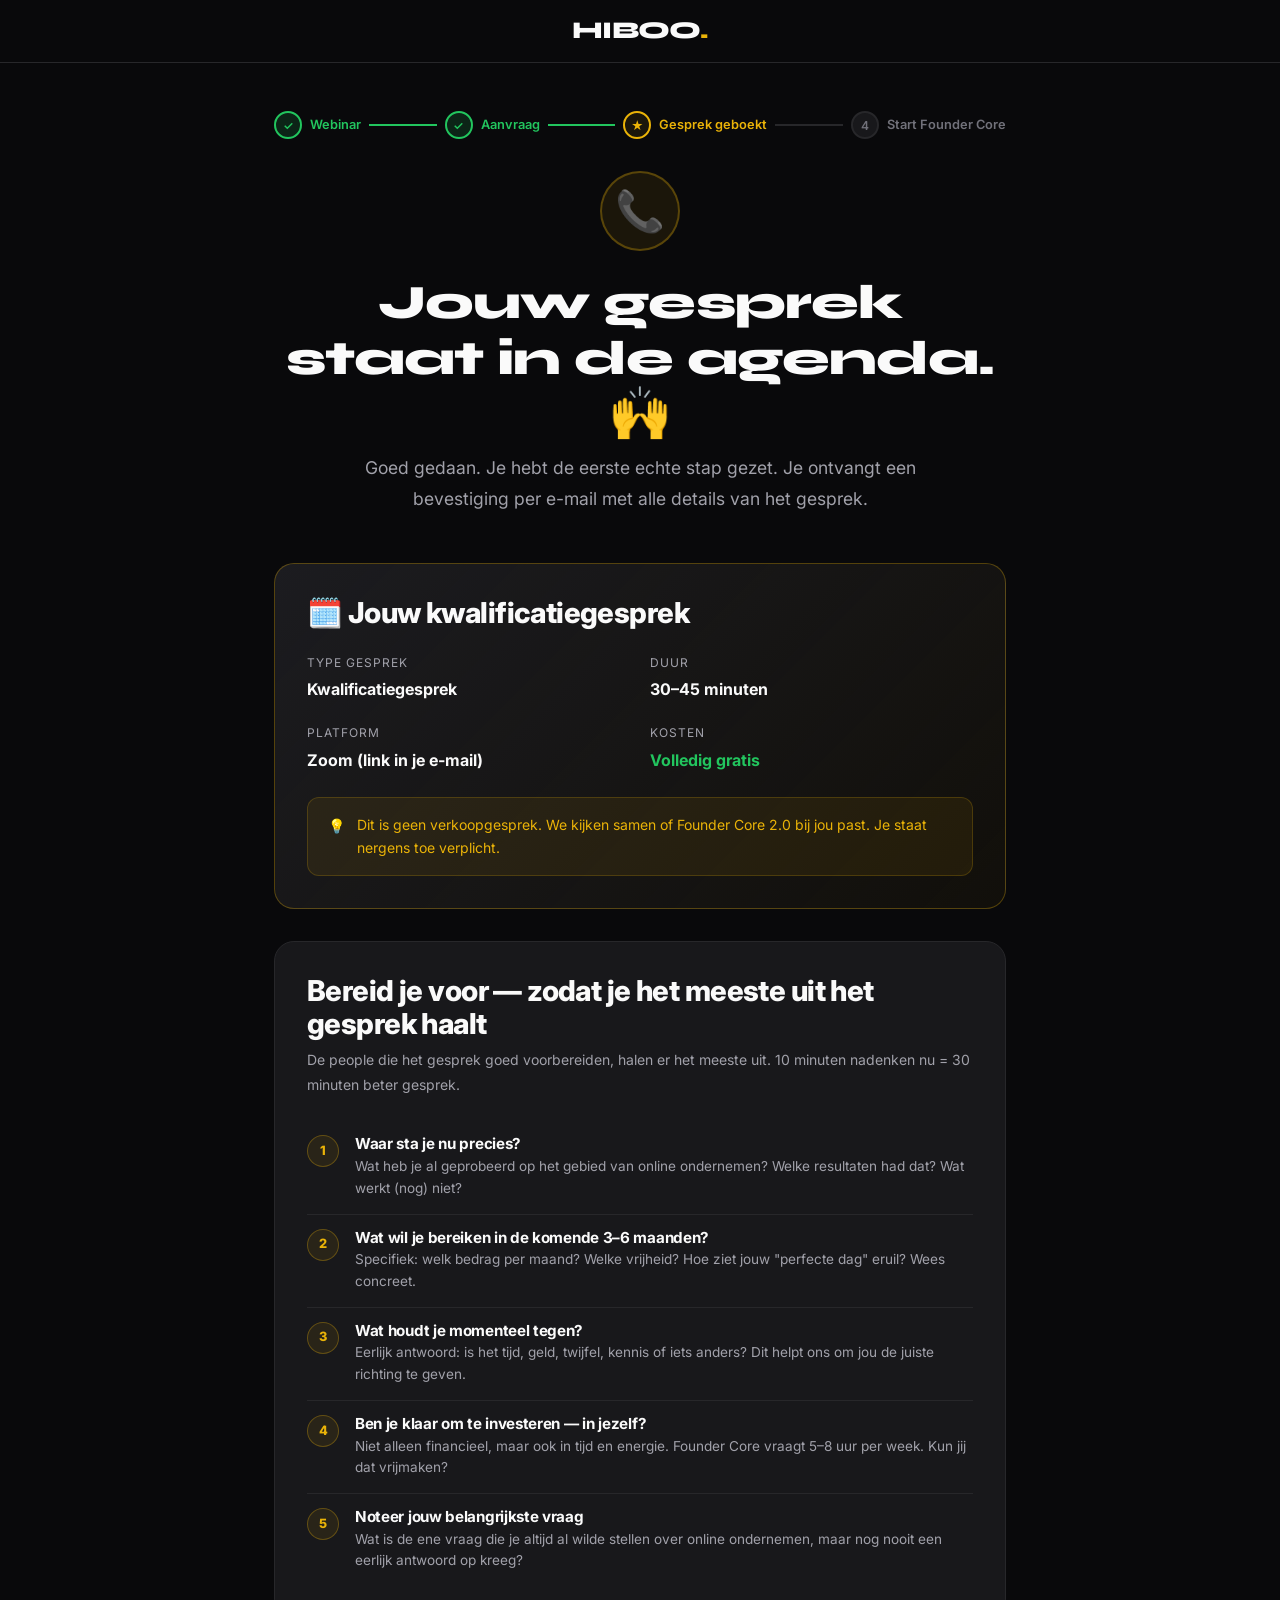
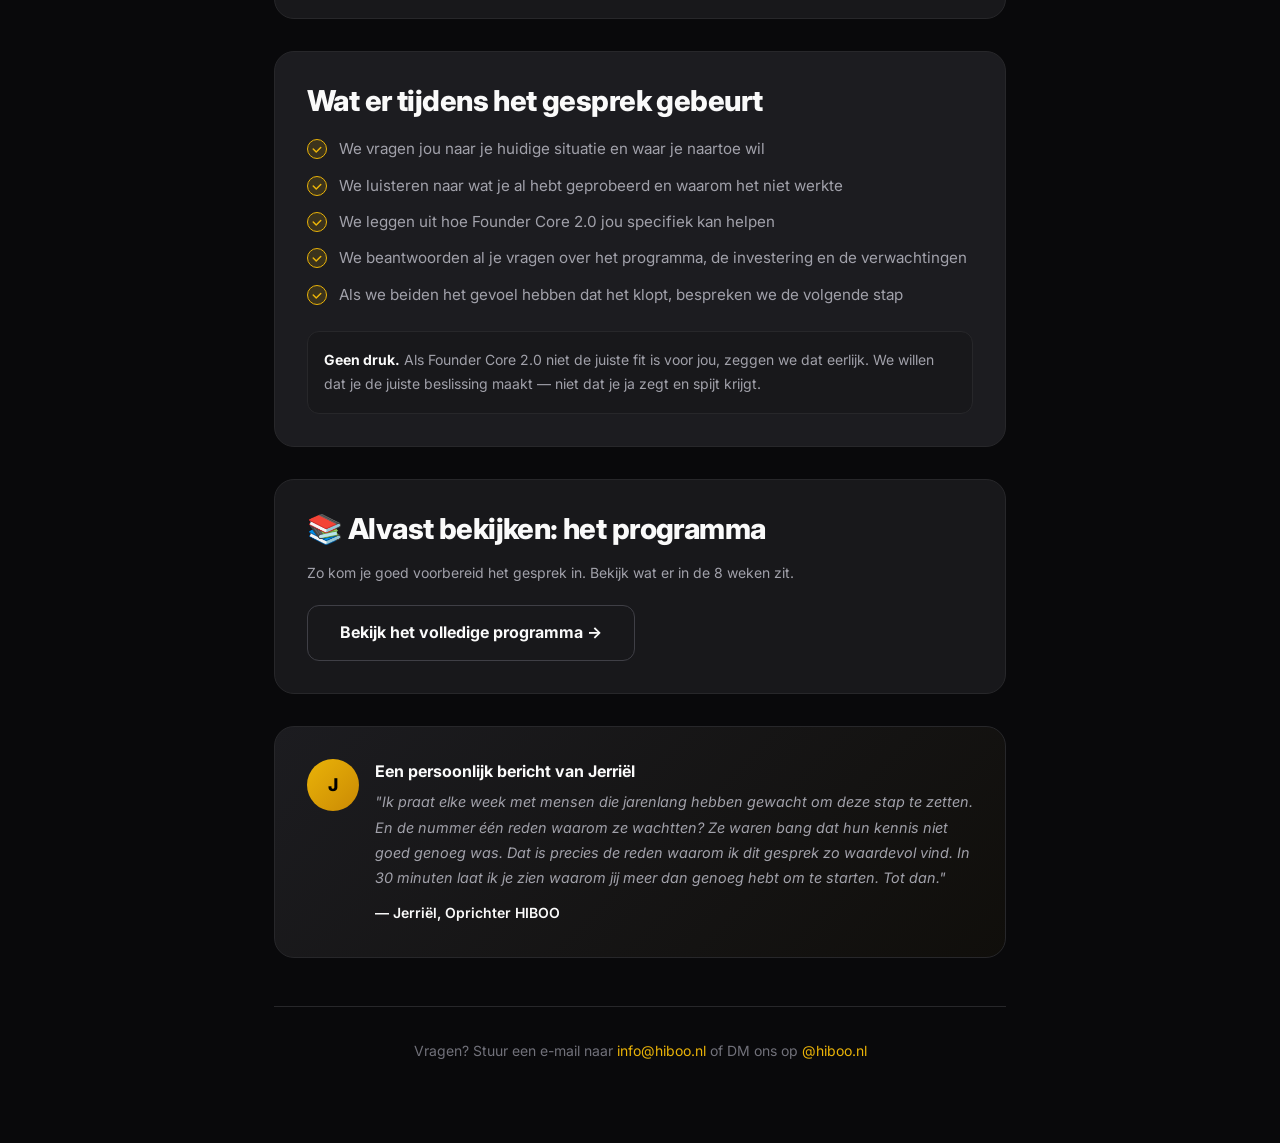
<file: bedankt-gesprek.html>
<!DOCTYPE html>
<html lang="nl">
<head>
  <meta charset="UTF-8">
  <meta name="viewport" content="width=device-width, initial-scale=1.0">
  <title>Gesprek Geboekt — HIBOO Founder Core</title>
  <meta name="robots" content="noindex, nofollow">
  <link rel="stylesheet" href="css/styles.css">
  <link rel="icon" href="data:image/svg+xml,<svg xmlns='http://www.w3.org/2000/svg' viewBox='0 0 100 100'><text y='.9em' font-size='90'>🐝</text></svg>">
  <style>
    .ty-progress { display:flex; align-items:center; gap:0; margin-bottom:2rem; }
    .ty-progress-step { display:flex; align-items:center; gap:.5rem; font-size:.8rem; font-weight:600; color:var(--dim); }
    .ty-progress-step.done { color:var(--success); }
    .ty-progress-step.active { color:var(--gold); }
    .ty-progress-step .dot { width:28px; height:28px; border-radius:50%; background:var(--elevated); border:2px solid var(--border); display:flex; align-items:center; justify-content:center; font-size:.75rem; }
    .ty-progress-step.done .dot { background:rgba(34,197,94,.15); border-color:var(--success); color:var(--success); }
    .ty-progress-step.active .dot { background:var(--gold-bg); border-color:var(--gold); color:var(--gold); }
    .ty-progress-line { flex:1; height:2px; background:var(--border); margin:0 .5rem; }
    .ty-progress-line.done { background:var(--success); }
    .prepare-card { background:var(--elevated); border:1px solid var(--border); border-radius:var(--radius-lg); padding:2rem; }
    .prepare-item { display:flex; gap:1rem; padding:.875rem 0; border-bottom:1px solid var(--border); }
    .prepare-item:last-child { border-bottom:none; }
    .prepare-num { width:32px; height:32px; min-width:32px; border-radius:50%; background:var(--gold-bg); border:1.5px solid rgba(234,179,8,.3); display:flex; align-items:center; justify-content:center; font-size:.8rem; font-weight:800; color:var(--gold); }
    .prepare-text h4 { font-size:.95rem; font-weight:700; margin-bottom:.2rem; }
    .prepare-text p { font-size:.85rem; color:var(--muted); line-height:1.6; }
  </style>
</head>
<body>

<nav class="nav" style="position:relative;padding:.75rem 0;border-bottom:1px solid var(--border);">
  <div class="nav-inner" style="justify-content:center;">
    <a href="index.html" class="nav-logo">HIBOO<span>.</span></a>
  </div>
</nav>

<section style="padding-top:3rem;padding-bottom:5rem;">
  <div class="container" style="max-width:780px;">

    <!-- Progress -->
    <div class="ty-progress reveal">
      <div class="ty-progress-step done"><div class="dot">✓</div><span>Webinar</span></div>
      <div class="ty-progress-line done"></div>
      <div class="ty-progress-step done"><div class="dot">✓</div><span>Aanvraag</span></div>
      <div class="ty-progress-line done"></div>
      <div class="ty-progress-step active"><div class="dot">★</div><span>Gesprek geboekt</span></div>
      <div class="ty-progress-line"></div>
      <div class="ty-progress-step"><div class="dot">4</div><span>Start Founder Core</span></div>
    </div>

    <!-- Main block -->
    <div class="text-center reveal" style="margin-bottom:3rem;">
      <div class="ty-icon gold" style="margin-bottom:1.5rem;">📞</div>
      <h1 style="font-size:clamp(2rem,5vw,3rem);margin-bottom:.75rem;">
        Jouw gesprek staat in de agenda. 🙌
      </h1>
      <p style="font-size:1.1rem;max-width:560px;margin-inline:auto;line-height:1.75;color:var(--muted);">
        Goed gedaan. Je hebt de eerste echte stap gezet. Je ontvangt een bevestiging per e-mail met alle details van het gesprek.
      </p>
    </div>

    <!-- Gesprek details -->
    <div class="card card-gold reveal" style="margin-bottom:2rem;">
      <h3 style="margin-bottom:1.5rem;">🗓️ Jouw kwalificatiegesprek</h3>
      <div style="display:grid;grid-template-columns:1fr 1fr;gap:1.25rem;margin-bottom:1.5rem;">
        <div>
          <div style="font-size:.75rem;color:var(--muted);text-transform:uppercase;letter-spacing:.08em;margin-bottom:.35rem;">Type gesprek</div>
          <div style="font-weight:700;">Kwalificatiegesprek</div>
        </div>
        <div>
          <div style="font-size:.75rem;color:var(--muted);text-transform:uppercase;letter-spacing:.08em;margin-bottom:.35rem;">Duur</div>
          <div style="font-weight:700;">30–45 minuten</div>
        </div>
        <div>
          <div style="font-size:.75rem;color:var(--muted);text-transform:uppercase;letter-spacing:.08em;margin-bottom:.35rem;">Platform</div>
          <div style="font-weight:700;">Zoom (link in je e-mail)</div>
        </div>
        <div>
          <div style="font-size:.75rem;color:var(--muted);text-transform:uppercase;letter-spacing:.08em;margin-bottom:.35rem;">Kosten</div>
          <div style="font-weight:700;color:var(--success);">Volledig gratis</div>
        </div>
      </div>
      <div class="notice" style="margin-top:0;">
        <span class="icon">💡</span>
        <span>Dit is geen verkoopgesprek. We kijken samen of Founder Core 2.0 bij jou past. Je staat nergens toe verplicht.</span>
      </div>
    </div>

    <!-- Bereid je voor -->
    <div class="prepare-card reveal" style="margin-bottom:2rem;">
      <h3 style="margin-bottom:.5rem;">Bereid je voor — zodat je het meeste uit het gesprek haalt</h3>
      <p style="font-size:.875rem;color:var(--muted);margin-bottom:1.5rem;">De people die het gesprek goed voorbereiden, halen er het meeste uit. 10 minuten nadenken nu = 30 minuten beter gesprek.</p>

      <div class="prepare-item">
        <div class="prepare-num">1</div>
        <div class="prepare-text">
          <h4>Waar sta je nu precies?</h4>
          <p>Wat heb je al geprobeerd op het gebied van online ondernemen? Welke resultaten had dat? Wat werkt (nog) niet?</p>
        </div>
      </div>
      <div class="prepare-item">
        <div class="prepare-num">2</div>
        <div class="prepare-text">
          <h4>Wat wil je bereiken in de komende 3–6 maanden?</h4>
          <p>Specifiek: welk bedrag per maand? Welke vrijheid? Hoe ziet jouw "perfecte dag" eruil? Wees concreet.</p>
        </div>
      </div>
      <div class="prepare-item">
        <div class="prepare-num">3</div>
        <div class="prepare-text">
          <h4>Wat houdt je momenteel tegen?</h4>
          <p>Eerlijk antwoord: is het tijd, geld, twijfel, kennis of iets anders? Dit helpt ons om jou de juiste richting te geven.</p>
        </div>
      </div>
      <div class="prepare-item">
        <div class="prepare-num">4</div>
        <div class="prepare-text">
          <h4>Ben je klaar om te investeren — in jezelf?</h4>
          <p>Niet alleen financieel, maar ook in tijd en energie. Founder Core vraagt 5–8 uur per week. Kun jij dat vrijmaken?</p>
        </div>
      </div>
      <div class="prepare-item">
        <div class="prepare-num">5</div>
        <div class="prepare-text">
          <h4>Noteer jouw belangrijkste vraag</h4>
          <p>Wat is de ene vraag die je altijd al wilde stellen over online ondernemen, maar nog nooit een eerlijk antwoord op kreeg?</p>
        </div>
      </div>
    </div>

    <!-- Wat te verwachten -->
    <div class="card reveal" style="margin-bottom:2rem;">
      <h3 style="margin-bottom:1.25rem;">Wat er tijdens het gesprek gebeurt</h3>
      <ul class="check-list">
        <li>We vragen jou naar je huidige situatie en waar je naartoe wil</li>
        <li>We luisteren naar wat je al hebt geprobeerd en waarom het niet werkte</li>
        <li>We leggen uit hoe Founder Core 2.0 jou specifiek kan helpen</li>
        <li>We beantwoorden al je vragen over het programma, de investering en de verwachtingen</li>
        <li>Als we beiden het gevoel hebben dat het klopt, bespreken we de volgende stap</li>
      </ul>
      <div style="margin-top:1.5rem;padding:1rem;background:var(--elevated);border-radius:var(--radius);border:1px solid var(--border);">
        <p style="font-size:.875rem;"><strong style="color:var(--white);">Geen druk.</strong> <span style="color:var(--muted);">Als Founder Core 2.0 niet de juiste fit is voor jou, zeggen we dat eerlijk. We willen dat je de juiste beslissing maakt — niet dat je ja zegt en spijt krijgt.</span></p>
      </div>
    </div>

    <!-- Programma preview -->
    <div style="background:var(--elevated);border:1px solid var(--border);border-radius:var(--radius-lg);padding:2rem;margin-bottom:2rem;" class="reveal">
      <h3 style="margin-bottom:1rem;">📚 Alvast bekijken: het programma</h3>
      <p style="font-size:.875rem;color:var(--muted);margin-bottom:1.25rem;">Zo kom je goed voorbereid het gesprek in. Bekijk wat er in de 8 weken zit.</p>
      <a href="programma.html" class="btn btn-outline">Bekijk het volledige programma →</a>
    </div>

    <!-- Persoonlijke noot -->
    <div class="card reveal" style="background:linear-gradient(135deg,var(--card),rgba(234,179,8,.03));">
      <div style="display:flex;gap:1rem;align-items:flex-start;">
        <div class="testimonial-avatar" style="width:52px;height:52px;flex-shrink:0;font-size:1.1rem;">J</div>
        <div>
          <div style="font-weight:700;margin-bottom:.3rem;">Een persoonlijk bericht van Jerriël</div>
          <p style="font-size:.9rem;line-height:1.75;font-style:italic;color:var(--muted);">"Ik praat elke week met mensen die jarenlang hebben gewacht om deze stap te zetten. En de nummer één reden waarom ze wachtten? Ze waren bang dat hun kennis niet goed genoeg was. Dat is precies de reden waarom ik dit gesprek zo waardevol vind. In 30 minuten laat ik je zien waarom jij meer dan genoeg hebt om te starten. Tot dan."</p>
          <div style="margin-top:.75rem;font-weight:600;font-size:.875rem;">— Jerriël, Oprichter HIBOO</div>
        </div>
      </div>
    </div>

    <div class="text-center reveal" style="margin-top:3rem;padding-top:2rem;border-top:1px solid var(--border);">
      <p style="font-size:.875rem;color:var(--dim);">Vragen? Stuur een e-mail naar <a href="mailto:info@hiboo.nl" style="color:var(--gold);">info@hiboo.nl</a> of DM ons op <a href="https://www.instagram.com/hiboo.nl" style="color:var(--gold);" target="_blank">@hiboo.nl</a></p>
    </div>

  </div>
</section>

<script src="js/main.js"></script>
</body>
</html>
</file>
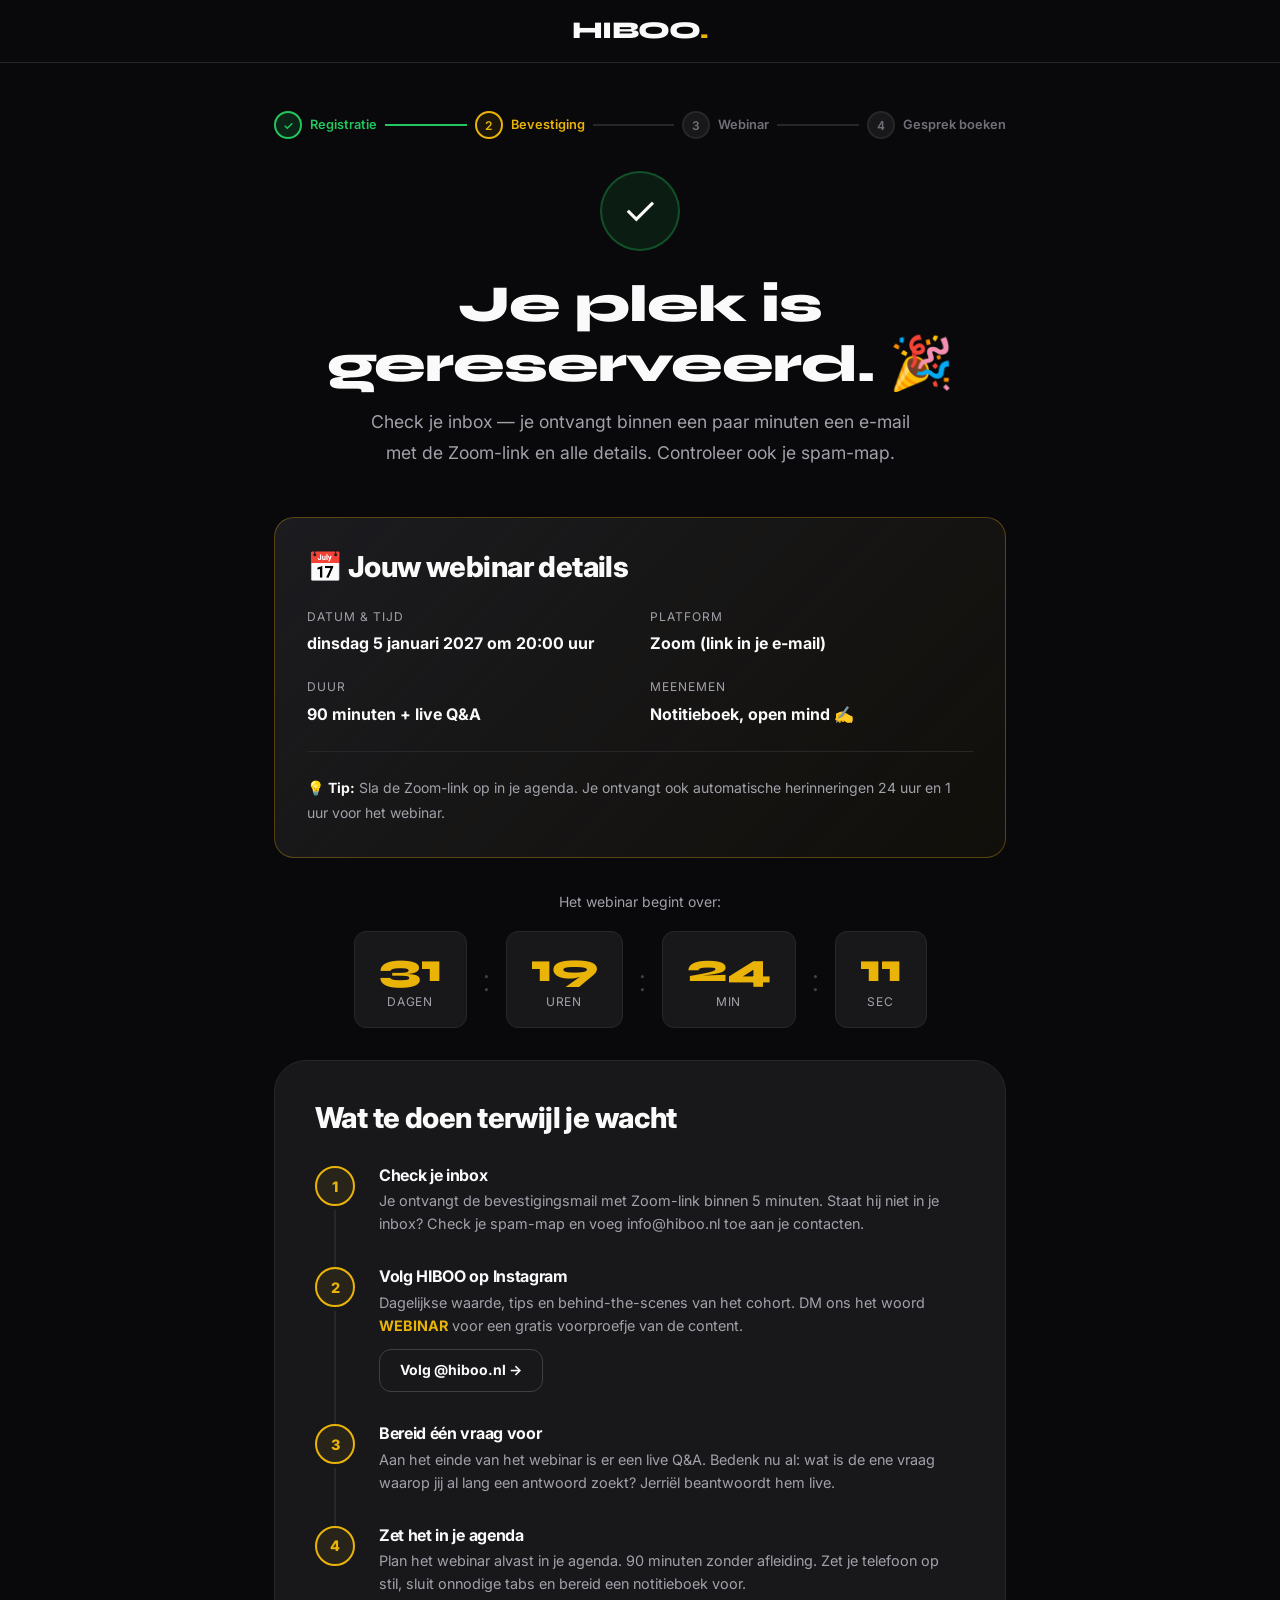
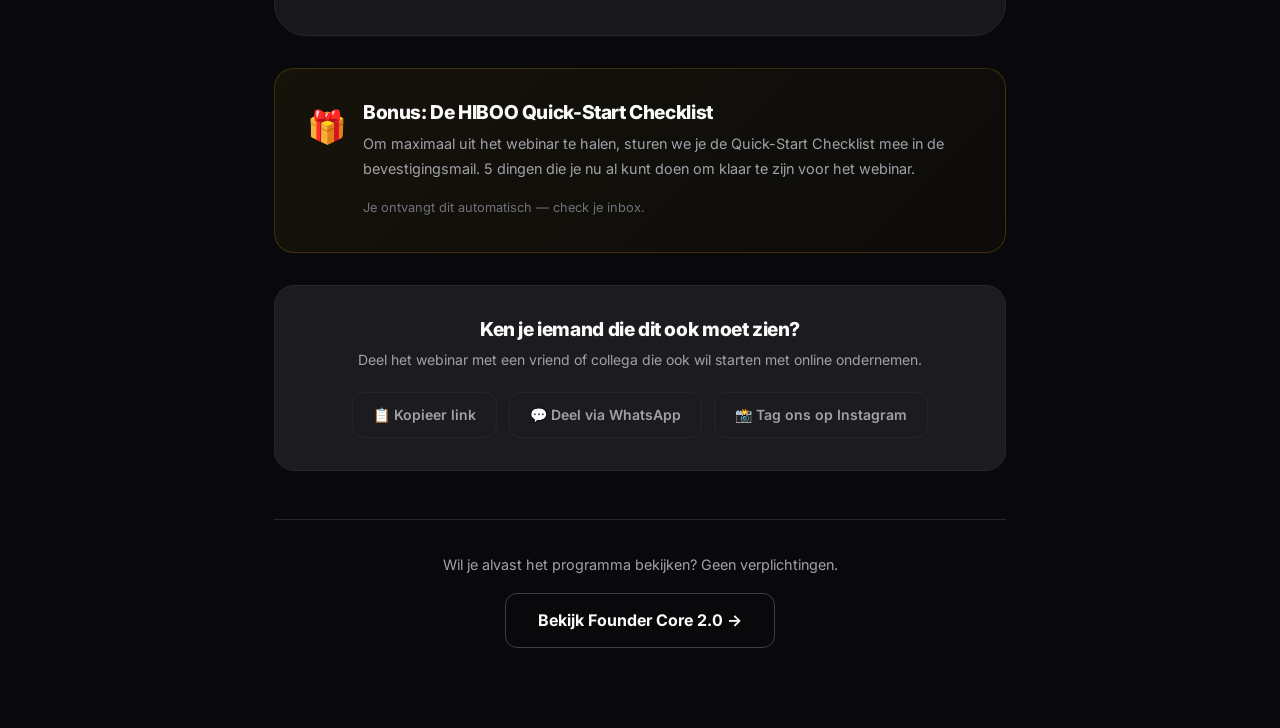
<file: bedankt-webinar.html>
<!DOCTYPE html>
<html lang="nl">
<head>
  <meta charset="UTF-8">
  <meta name="viewport" content="width=device-width, initial-scale=1.0">
  <title>Je plek is gereserveerd! — HIBOO Webinar</title>
  <meta name="robots" content="noindex, nofollow">
  <link rel="stylesheet" href="css/styles.css">
  <link rel="icon" href="data:image/svg+xml,<svg xmlns='http://www.w3.org/2000/svg' viewBox='0 0 100 100'><text y='.9em' font-size='90'>🐝</text></svg>">
  <style>
    .ty-progress { display:flex; align-items:center; gap:0; margin-bottom:2rem; }
    .ty-progress-step { display:flex; align-items:center; gap:.5rem; font-size:.8rem; font-weight:600; color:var(--dim); }
    .ty-progress-step.done { color:var(--success); }
    .ty-progress-step.active { color:var(--gold); }
    .ty-progress-step .dot { width:28px; height:28px; border-radius:50%; background:var(--elevated); border:2px solid var(--border); display:flex; align-items:center; justify-content:center; font-size:.75rem; }
    .ty-progress-step.done .dot { background:rgba(34,197,94,.15); border-color:var(--success); color:var(--success); }
    .ty-progress-step.active .dot { background:var(--gold-bg); border-color:var(--gold); color:var(--gold); }
    .ty-progress-line { flex:1; height:2px; background:var(--border); margin:0 .5rem; }
    .ty-progress-line.done { background:var(--success); }
    .bonus-card { background:linear-gradient(135deg,rgba(234,179,8,.06),rgba(234,179,8,.02)); border:1px solid rgba(234,179,8,.2); border-radius:var(--radius-lg); padding:2rem; }
    .share-btn { display:inline-flex; align-items:center; gap:.5rem; padding:.65rem 1.25rem; border-radius:var(--radius); font-size:.875rem; font-weight:600; border:1.5px solid var(--border); color:var(--muted); cursor:pointer; transition:all var(--transition); background:transparent; }
    .share-btn:hover { border-color:var(--border-hi); color:var(--white); }
  </style>
</head>
<body>

<!-- Minimal nav -->
<nav class="nav" style="position:relative;padding:.75rem 0;border-bottom:1px solid var(--border);">
  <div class="nav-inner" style="justify-content:center;">
    <a href="index.html" class="nav-logo">HIBOO<span>.</span></a>
  </div>
</nav>

<section style="padding-top:3rem;padding-bottom:5rem;">
  <div class="container" style="max-width:780px;">

    <!-- Progress indicator -->
    <div class="ty-progress reveal">
      <div class="ty-progress-step done">
        <div class="dot">✓</div>
        <span>Registratie</span>
      </div>
      <div class="ty-progress-line done"></div>
      <div class="ty-progress-step active">
        <div class="dot">2</div>
        <span>Bevestiging</span>
      </div>
      <div class="ty-progress-line"></div>
      <div class="ty-progress-step">
        <div class="dot">3</div>
        <span>Webinar</span>
      </div>
      <div class="ty-progress-line"></div>
      <div class="ty-progress-step">
        <div class="dot">4</div>
        <span>Gesprek boeken</span>
      </div>
    </div>

    <!-- Main thank you block -->
    <div class="text-center reveal" style="margin-bottom:3rem;">
      <div class="ty-icon success" style="margin-bottom:1.5rem;">✓</div>
      <h1 style="font-size:clamp(2rem,5vw,3.25rem);margin-bottom:.75rem;">
        Je plek is gereserveerd. 🎉
      </h1>
      <p style="font-size:1.1rem;max-width:560px;margin-inline:auto;line-height:1.75;">
        Check je inbox — je ontvangt binnen een paar minuten een e-mail met de Zoom-link en alle details. Controleer ook je spam-map.
      </p>
    </div>

    <!-- Webinar details card -->
    <div class="card card-gold reveal" style="margin-bottom:2rem;">
      <h3 style="margin-bottom:1.5rem;">📅 Jouw webinar details</h3>
      <div style="display:grid;grid-template-columns:1fr 1fr;gap:1.25rem;">
        <div>
          <div style="font-size:.75rem;color:var(--muted);text-transform:uppercase;letter-spacing:.08em;margin-bottom:.35rem;">Datum & tijd</div>
          <div style="font-weight:700;color:var(--white);" class="webinar-date-display">Wordt geladen...</div>
        </div>
        <div>
          <div style="font-size:.75rem;color:var(--muted);text-transform:uppercase;letter-spacing:.08em;margin-bottom:.35rem;">Platform</div>
          <div style="font-weight:700;color:var(--white);">Zoom (link in je e-mail)</div>
        </div>
        <div>
          <div style="font-size:.75rem;color:var(--muted);text-transform:uppercase;letter-spacing:.08em;margin-bottom:.35rem;">Duur</div>
          <div style="font-weight:700;color:var(--white);">90 minuten + live Q&A</div>
        </div>
        <div>
          <div style="font-size:.75rem;color:var(--muted);text-transform:uppercase;letter-spacing:.08em;margin-bottom:.35rem;">Meenemen</div>
          <div style="font-weight:700;color:var(--white);">Notitieboek, open mind ✍️</div>
        </div>
      </div>
      <div style="margin-top:1.5rem;padding-top:1.5rem;border-top:1px solid var(--border);">
        <p style="font-size:.875rem;color:var(--muted);">💡 <strong style="color:var(--white);">Tip:</strong> Sla de Zoom-link op in je agenda. Je ontvangt ook automatische herinneringen 24 uur en 1 uur voor het webinar.</p>
      </div>
    </div>

    <!-- Countdown -->
    <div class="reveal" style="margin-bottom:2rem;text-align:center;">
      <p style="font-size:.875rem;color:var(--muted);margin-bottom:1rem;">Het webinar begint over:</p>
      <div class="countdown" style="justify-content:center;">
        <div class="countdown-unit"><span class="countdown-num" id="cd-days">00</span><span class="countdown-label">Dagen</span></div>
        <span class="countdown-sep">:</span>
        <div class="countdown-unit"><span class="countdown-num" id="cd-hours">00</span><span class="countdown-label">Uren</span></div>
        <span class="countdown-sep">:</span>
        <div class="countdown-unit"><span class="countdown-num" id="cd-minutes">00</span><span class="countdown-label">Min</span></div>
        <span class="countdown-sep">:</span>
        <div class="countdown-unit"><span class="countdown-num" id="cd-seconds">00</span><span class="countdown-label">Sec</span></div>
      </div>
    </div>

    <!-- Next steps -->
    <div class="next-steps-card reveal" style="margin-bottom:2rem;">
      <h3>Wat te doen terwijl je wacht</h3>
      <div class="steps" style="margin-top:1.5rem;">
        <div class="step">
          <div class="step-num">1</div>
          <div class="step-line"></div>
          <div class="step-content">
            <h4>Check je inbox</h4>
            <p>Je ontvangt de bevestigingsmail met Zoom-link binnen 5 minuten. Staat hij niet in je inbox? Check je spam-map en voeg info@hiboo.nl toe aan je contacten.</p>
          </div>
        </div>
        <div class="step">
          <div class="step-num">2</div>
          <div class="step-line"></div>
          <div class="step-content">
            <h4>Volg HIBOO op Instagram</h4>
            <p>Dagelijkse waarde, tips en behind-the-scenes van het cohort. DM ons het woord <strong style="color:var(--gold);">WEBINAR</strong> voor een gratis voorproefje van de content.</p>
            <a href="https://www.instagram.com/hiboo.nl" target="_blank" class="btn btn-outline btn-sm" style="margin-top:.75rem;">
              Volg @hiboo.nl →
            </a>
          </div>
        </div>
        <div class="step">
          <div class="step-num">3</div>
          <div class="step-line"></div>
          <div class="step-content">
            <h4>Bereid één vraag voor</h4>
            <p>Aan het einde van het webinar is er een live Q&A. Bedenk nu al: wat is de ene vraag waarop jij al lang een antwoord zoekt? Jerriël beantwoordt hem live.</p>
          </div>
        </div>
        <div class="step">
          <div class="step-num">4</div>
          <div class="step-content">
            <h4>Zet het in je agenda</h4>
            <p>Plan het webinar alvast in je agenda. 90 minuten zonder afleiding. Zet je telefoon op stil, sluit onnodige tabs en bereid een notitieboek voor.</p>
          </div>
        </div>
      </div>
    </div>

    <!-- Bonus -->
    <div class="bonus-card reveal" style="margin-bottom:2rem;">
      <div style="display:flex;align-items:flex-start;gap:1rem;">
        <div style="font-size:2rem;">🎁</div>
        <div>
          <h4 style="margin-bottom:.5rem;">Bonus: De HIBOO Quick-Start Checklist</h4>
          <p style="font-size:.9rem;margin-bottom:1rem;">Om maximaal uit het webinar te halen, sturen we je de Quick-Start Checklist mee in de bevestigingsmail. 5 dingen die je nu al kunt doen om klaar te zijn voor het webinar.</p>
          <p style="font-size:.8rem;color:var(--dim);">Je ontvangt dit automatisch — check je inbox.</p>
        </div>
      </div>
    </div>

    <!-- Social share -->
    <div class="card reveal" style="text-align:center;">
      <h4 style="margin-bottom:.5rem;">Ken je iemand die dit ook moet zien?</h4>
      <p style="font-size:.875rem;margin-bottom:1.25rem;">Deel het webinar met een vriend of collega die ook wil starten met online ondernemen.</p>
      <div style="display:flex;gap:.75rem;justify-content:center;flex-wrap:wrap;">
        <button class="share-btn" data-copy="Ik heb me aangemeld voor het gratis HIBOO webinar. Hier leer je hoe je een personal brand bouwt dat klanten aantrekt. Reserveer jouw plek: https://hiboo.nl/webinar">
          📋 Kopieer link
        </button>
        <a href="https://wa.me/?text=Ik%20heb%20me%20aangemeld%20voor%20het%20gratis%20HIBOO%20webinar.%20Hier%20leer%20je%20hoe%20je%20een%20personal%20brand%20bouwt.%20https%3A%2F%2Fhiboo.nl%2Fwebinar" target="_blank" class="share-btn">
          💬 Deel via WhatsApp
        </a>
        <a href="https://www.instagram.com/hiboo.nl" target="_blank" class="share-btn">
          📸 Tag ons op Instagram
        </a>
      </div>
    </div>

    <!-- Bottom CTA -->
    <div class="text-center reveal" style="margin-top:3rem;padding-top:2rem;border-top:1px solid var(--border);">
      <p style="font-size:.9rem;color:var(--muted);margin-bottom:1rem;">Wil je alvast het programma bekijken? Geen verplichtingen.</p>
      <a href="programma.html" class="btn btn-outline">Bekijk Founder Core 2.0 →</a>
    </div>

  </div>
</section>

<script src="js/main.js"></script>
</body>
</html>
</file>
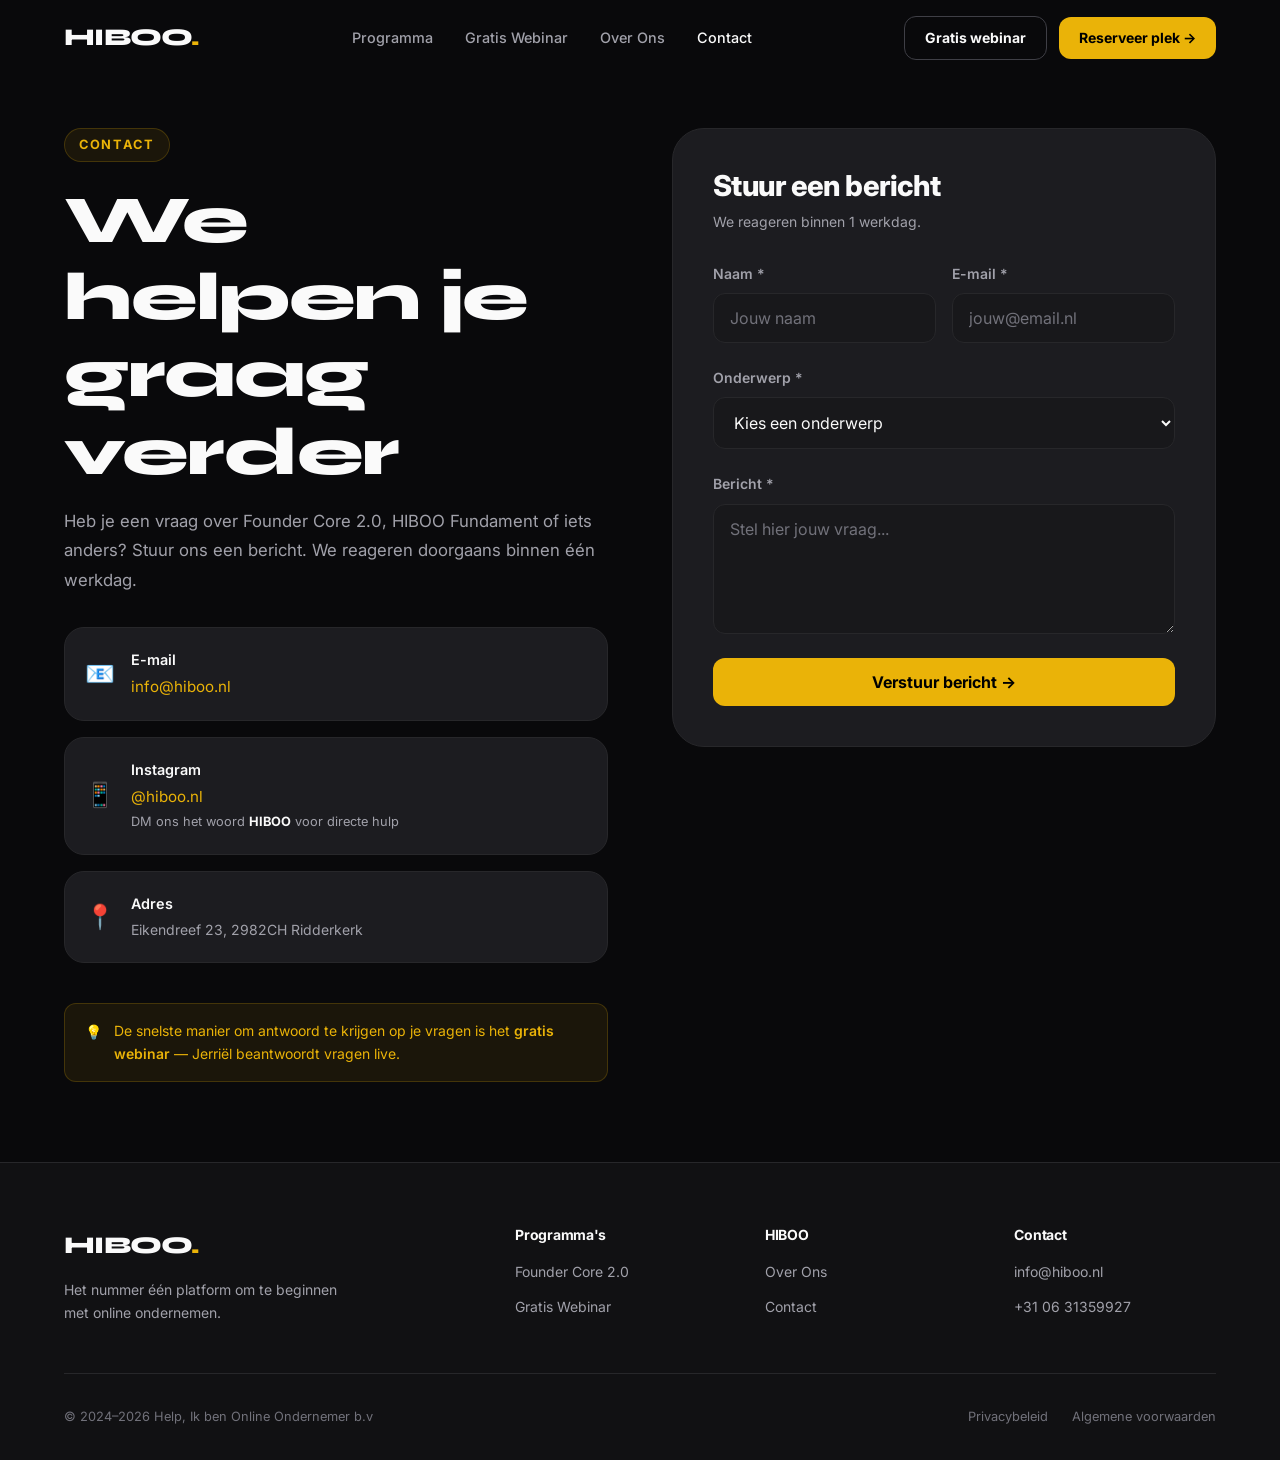
<file: contact.html>
<!DOCTYPE html>
<html lang="nl">
<head>
  <meta charset="UTF-8">
  <meta name="viewport" content="width=device-width, initial-scale=1.0">
  <title>Contact — HIBOO</title>
  <meta name="description" content="Heb je een vraag over Founder Core 2.0 of HIBOO Fundament? Stuur ons een bericht. We reageren binnen 1 werkdag.">
  <link rel="stylesheet" href="css/styles.css">
  <link rel="icon" href="data:image/svg+xml,<svg xmlns='http://www.w3.org/2000/svg' viewBox='0 0 100 100'><text y='.9em' font-size='90'>🐝</text></svg>">
</head>
<body>

<nav class="nav">
  <div class="nav-inner">
    <a href="index.html" class="nav-logo">HIBOO<span>.</span></a>
    <ul class="nav-links">
      <li><a href="programma.html">Programma</a></li>
      <li><a href="webinar.html">Gratis Webinar</a></li>
      <li><a href="over-ons.html">Over Ons</a></li>
      <li><a href="contact.html" class="active">Contact</a></li>
    </ul>
    <div class="nav-cta">
      <a href="webinar.html" class="btn btn-outline btn-sm">Gratis webinar</a>
      <a href="webinar.html" class="btn btn-primary btn-sm">Reserveer plek →</a>
    </div>
    <button class="nav-mobile-btn" aria-label="Menu openen">
      <svg width="24" height="24" viewBox="0 0 24 24" fill="none" stroke="currentColor" stroke-width="2"><line x1="3" y1="6" x2="21" y2="6"/><line x1="3" y1="12" x2="21" y2="12"/><line x1="3" y1="18" x2="21" y2="18"/></svg>
    </button>
  </div>
</nav>
<div class="nav-mobile">
  <a href="index.html">Home</a><a href="programma.html">Programma</a><a href="webinar.html">Gratis Webinar</a><a href="over-ons.html">Over Ons</a><a href="contact.html">Contact</a>
  <a href="webinar.html" class="btn btn-primary">Reserveer jouw gratis plek →</a>
</div>

<section style="padding-top:8rem;padding-bottom:5rem;">
  <div class="container">
    <div class="grid-2" style="gap:4rem;align-items:start;">
      <div>
        <span class="label">Contact</span>
        <h1 style="margin-bottom:1rem;">We helpen je graag verder</h1>
        <p style="font-size:1.05rem;color:var(--muted);margin-bottom:2rem;">Heb je een vraag over Founder Core 2.0, HIBOO Fundament of iets anders? Stuur ons een bericht. We reageren doorgaans binnen één werkdag.</p>

        <div style="display:flex;flex-direction:column;gap:1rem;margin-bottom:2.5rem;">
          <div class="card" style="flex-direction:row;display:flex;align-items:center;gap:1rem;padding:1.25rem;">
            <div style="font-size:1.5rem;">📧</div>
            <div>
              <div style="font-weight:600;font-size:.9rem;margin-bottom:.2rem;">E-mail</div>
              <a href="mailto:info@hiboo.nl" style="color:var(--gold);font-size:.95rem;">info@hiboo.nl</a>
            </div>
          </div>
          <div class="card" style="flex-direction:row;display:flex;align-items:center;gap:1rem;padding:1.25rem;">
            <div style="font-size:1.5rem;">📱</div>
            <div>
              <div style="font-weight:600;font-size:.9rem;margin-bottom:.2rem;">Instagram</div>
              <a href="https://www.instagram.com/hiboo.nl" target="_blank" style="color:var(--gold);font-size:.95rem;">@hiboo.nl</a>
              <p style="font-size:.8rem;margin-top:.1rem;">DM ons het woord <strong style="color:var(--white);">HIBOO</strong> voor directe hulp</p>
            </div>
          </div>
          <div class="card" style="flex-direction:row;display:flex;align-items:center;gap:1rem;padding:1.25rem;">
            <div style="font-size:1.5rem;">📍</div>
            <div>
              <div style="font-weight:600;font-size:.9rem;margin-bottom:.2rem;">Adres</div>
              <p style="font-size:.875rem;">Eikendreef 23, 2982CH Ridderkerk</p>
            </div>
          </div>
        </div>

        <div class="notice">
          <span class="icon">💡</span>
          <span>De snelste manier om antwoord te krijgen op je vragen is het <a href="webinar.html" style="color:var(--gold);font-weight:600;">gratis webinar</a> — Jerriël beantwoordt vragen live.</span>
        </div>
      </div>

      <div>
        <div class="form-card reveal">
          <h3 style="margin-bottom:.5rem;">Stuur een bericht</h3>
          <p style="font-size:.875rem;color:var(--muted);margin-bottom:1.75rem;">We reageren binnen 1 werkdag.</p>
          <form class="hiboo-form" novalidate>
            <div class="flex-col gap-3">
              <div class="form-row">
                <div class="form-group">
                  <label class="form-label" for="c-naam">Naam *</label>
                  <input class="form-input" type="text" id="c-naam" name="naam" placeholder="Jouw naam" required>
                </div>
                <div class="form-group">
                  <label class="form-label" for="c-email">E-mail *</label>
                  <input class="form-input" type="email" id="c-email" name="email" placeholder="jouw@email.nl" required>
                </div>
              </div>
              <div class="form-group">
                <label class="form-label" for="c-onderwerp">Onderwerp *</label>
                <select class="form-input" id="c-onderwerp" name="onderwerp" required>
                  <option value="" disabled selected>Kies een onderwerp</option>
                  <option>Vraag over Founder Core 2.0</option>
                  <option>Vraag over HIBOO Fundament</option>
                  <option>Vraag over het gratis webinar</option>
                  <option>Samenwerking / partnership</option>
                  <option>Iets anders</option>
                </select>
              </div>
              <div class="form-group">
                <label class="form-label" for="c-bericht">Bericht *</label>
                <textarea class="form-input" id="c-bericht" name="bericht" rows="5" placeholder="Stel hier jouw vraag..." required style="resize:vertical;"></textarea>
              </div>
              <button type="submit" class="btn btn-primary btn-full">Verstuur bericht →</button>
            </div>
          </form>
        </div>
      </div>
    </div>
  </div>
</section>

<footer class="footer">
  <div class="container">
    <div class="footer-grid">
      <div class="footer-brand">
        <div class="nav-logo">HIBOO<span style="color:var(--gold);">.</span></div>
        <p>Het nummer één platform om te beginnen met online ondernemen.</p>
      </div>
      <div class="footer-col"><h5>Programma's</h5><ul><li><a href="programma.html">Founder Core 2.0</a></li><li><a href="webinar.html">Gratis Webinar</a></li></ul></div>
      <div class="footer-col"><h5>HIBOO</h5><ul><li><a href="over-ons.html">Over Ons</a></li><li><a href="contact.html">Contact</a></li></ul></div>
      <div class="footer-col"><h5>Contact</h5><ul><li><a href="mailto:info@hiboo.nl">info@hiboo.nl</a></li><li><a href="tel:+31631359927">+31 06 31359927</a></li></ul></div>
    </div>
    <div class="footer-bottom">
      <p>© 2024–2026 Help, Ik ben Online Ondernemer b.v</p>
      <div class="footer-links"><a href="#">Privacybeleid</a><a href="#">Algemene voorwaarden</a></div>
    </div>
  </div>
</footer>
<script src="js/main.js"></script>
</body>
</html>
</file>
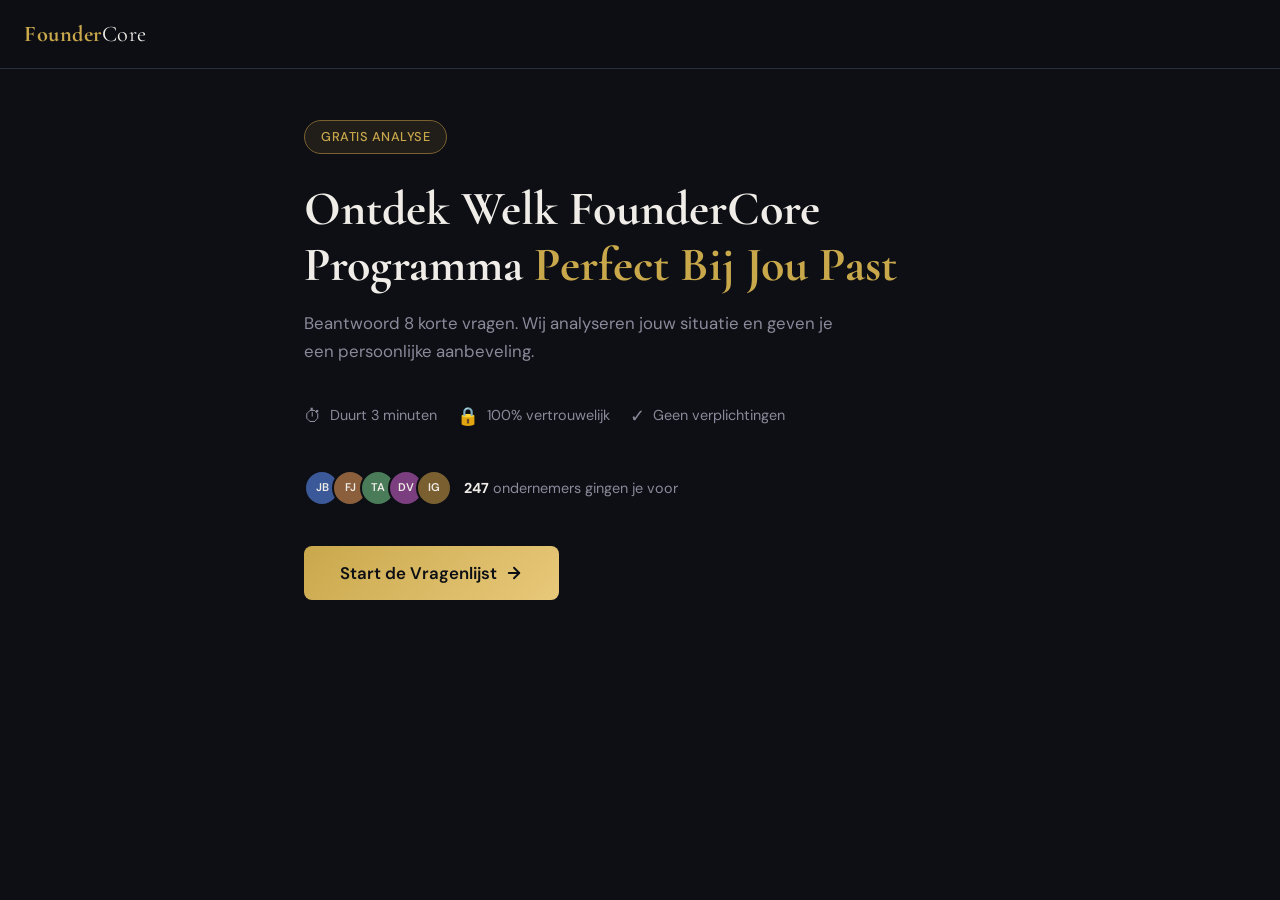
<file: foundercore-funnel.html>
<!DOCTYPE html>
<html lang="nl">
<head>
  <meta charset="UTF-8">
  <meta name="viewport" content="width=device-width, initial-scale=1.0">
  <title>FounderCore — Ontdek Jouw Programma</title>
  <meta name="description" content="Beantwoord 8 korte vragen en ontdek welk FounderCore programma perfect bij jou past.">

  <!-- Google Fonts -->
  <link rel="preconnect" href="https://fonts.googleapis.com">
  <link rel="preconnect" href="https://fonts.gstatic.com" crossorigin>
  <link href="https://fonts.googleapis.com/css2?family=Cormorant+Garamond:ital,wght@0,400;0,600;0,700;1,400&family=DM+Sans:ital,wght@0,300;0,400;0,500;0,600;1,400&display=swap" rel="stylesheet">

  <!-- Calendly -->
  <script src="https://assets.calendly.com/assets/external/widget.js" async></script>

  <style>
    /* ========================================
       CSS VARIABLES & RESET
       ======================================== */
    :root {
      --color-bg: #0D0F14;
      --color-bg-card: #161922;
      --color-bg-elevated: #1E2330;
      --color-accent: #C9A84C;
      --color-accent-dim: #7A6030;
      --color-accent-light: #E8C97A;
      --color-text: #F0EDE8;
      --color-text-muted: #8A8A9A;
      --color-success: #4CAF82;
      --color-border: #2A2F3E;
      --font-display: 'Cormorant Garamond', serif;
      --font-body: 'DM Sans', sans-serif;
      --max-width: 720px;
      --transition-speed: 300ms;
    }

    *, *::before, *::after {
      margin: 0;
      padding: 0;
      box-sizing: border-box;
    }

    html {
      scroll-behavior: smooth;
      -webkit-text-size-adjust: 100%;
    }

    body {
      font-family: var(--font-body);
      background-color: var(--color-bg);
      color: var(--color-text);
      line-height: 1.6;
      font-size: 16px;
      min-height: 100vh;
      overflow-x: hidden;
      -webkit-font-smoothing: antialiased;
      -moz-osx-font-smoothing: grayscale;
    }

    /* ========================================
       HEADER
       ======================================== */
    .site-header {
      position: fixed;
      top: 0;
      left: 0;
      right: 0;
      z-index: 100;
      background: rgba(13, 15, 20, 0.85);
      backdrop-filter: blur(12px);
      -webkit-backdrop-filter: blur(12px);
      border-bottom: 1px solid var(--color-border);
      padding: 16px 24px;
      display: flex;
      justify-content: space-between;
      align-items: center;
    }

    .logo {
      font-family: var(--font-display);
      font-size: 1.4rem;
      font-weight: 700;
      color: var(--color-accent);
      letter-spacing: 0.5px;
    }

    .logo span {
      color: var(--color-text);
      font-weight: 400;
    }

    .step-indicator {
      font-family: var(--font-body);
      font-size: 0.85rem;
      color: var(--color-text-muted);
      display: none;
    }

    /* ========================================
       PROGRESS BAR
       ======================================== */
    .progress-bar-container {
      position: fixed;
      top: 57px;
      left: 0;
      right: 0;
      z-index: 99;
      height: 3px;
      background: var(--color-border);
      display: none;
    }

    .progress-bar-fill {
      height: 100%;
      width: 0%;
      background: linear-gradient(90deg, var(--color-accent), var(--color-accent-light));
      transition: width 400ms cubic-bezier(0.4, 0, 0.2, 1);
      border-radius: 0 2px 2px 0;
    }

    /* ========================================
       MAIN CONTENT WRAPPER
       ======================================== */
    .main-wrapper {
      padding-top: 80px;
      min-height: 100vh;
      display: flex;
      flex-direction: column;
    }

    /* ========================================
       PAGES (STEPS)
       ======================================== */
    .page {
      display: none;
      opacity: 0;
      transform: translateY(12px);
      transition: opacity var(--transition-speed) ease, transform var(--transition-speed) ease;
      max-width: var(--max-width);
      width: 100%;
      margin: 0 auto;
      padding: 40px 24px 60px;
      flex: 1;
    }

    .page.active {
      display: block;
    }

    .page.visible {
      opacity: 1;
      transform: translateY(0);
    }

    /* ========================================
       STAP 0: WELKOMSPAGINA
       ======================================== */
    .welcome-badge {
      display: inline-block;
      font-size: 0.8rem;
      font-weight: 500;
      color: var(--color-accent);
      background: rgba(201, 168, 76, 0.1);
      border: 1px solid var(--color-accent-dim);
      border-radius: 100px;
      padding: 6px 16px;
      margin-bottom: 28px;
      letter-spacing: 0.5px;
      text-transform: uppercase;
    }

    .welcome-headline {
      font-family: var(--font-display);
      font-size: clamp(2rem, 5vw, 3rem);
      font-weight: 700;
      line-height: 1.15;
      margin-bottom: 16px;
      color: var(--color-text);
    }

    .welcome-headline em {
      color: var(--color-accent);
      font-style: normal;
    }

    .welcome-subline {
      font-size: 1.05rem;
      color: var(--color-text-muted);
      margin-bottom: 36px;
      max-width: 540px;
      line-height: 1.7;
    }

    /* Trust bar */
    .trust-bar {
      display: flex;
      flex-wrap: wrap;
      gap: 20px;
      margin-bottom: 40px;
    }

    .trust-item {
      display: flex;
      align-items: center;
      gap: 8px;
      font-size: 0.9rem;
      color: var(--color-text-muted);
    }

    .trust-icon {
      font-size: 1.1rem;
    }

    /* Social proof strip */
    .social-proof-strip {
      display: flex;
      align-items: center;
      gap: 12px;
      margin-bottom: 40px;
    }

    .avatar-stack {
      display: flex;
    }

    .avatar {
      width: 36px;
      height: 36px;
      border-radius: 50%;
      display: flex;
      align-items: center;
      justify-content: center;
      font-size: 0.7rem;
      font-weight: 600;
      color: var(--color-text);
      margin-left: -8px;
      border: 2px solid var(--color-bg);
    }

    .avatar:first-child { margin-left: 0; }
    .avatar-1 { background: #3B5998; }
    .avatar-2 { background: #8B5E3C; }
    .avatar-3 { background: #4A7C59; }
    .avatar-4 { background: #7B3E7E; }
    .avatar-5 { background: var(--color-accent-dim); }

    .social-proof-text {
      font-size: 0.9rem;
      color: var(--color-text-muted);
    }

    .social-proof-text strong {
      color: var(--color-text);
    }

    /* ========================================
       BUTTONS
       ======================================== */
    .btn-primary {
      display: inline-flex;
      align-items: center;
      gap: 8px;
      background: linear-gradient(135deg, var(--color-accent), var(--color-accent-light));
      color: var(--color-bg);
      font-family: var(--font-body);
      font-weight: 600;
      font-size: 1.05rem;
      padding: 16px 36px;
      border: none;
      border-radius: 8px;
      cursor: pointer;
      transition: transform 150ms ease, box-shadow 150ms ease;
      animation: pulse-glow 2.5s infinite;
      text-decoration: none;
    }

    .btn-primary:hover {
      transform: translateY(-1px);
      box-shadow: 0 8px 24px rgba(201, 168, 76, 0.3);
    }

    .btn-primary:active {
      transform: translateY(0);
    }

    @keyframes pulse-glow {
      0%, 100% { box-shadow: 0 0 0 0 rgba(201, 168, 76, 0.35); }
      50% { box-shadow: 0 0 0 10px rgba(201, 168, 76, 0); }
    }

    .btn-secondary {
      display: inline-flex;
      align-items: center;
      gap: 8px;
      background: transparent;
      color: var(--color-accent);
      font-family: var(--font-body);
      font-weight: 500;
      font-size: 0.95rem;
      padding: 12px 24px;
      border: 1px solid var(--color-accent-dim);
      border-radius: 8px;
      cursor: pointer;
      transition: all 200ms ease;
    }

    .btn-secondary:hover {
      background: rgba(201, 168, 76, 0.08);
      border-color: var(--color-accent);
    }

    /* ========================================
       QUIZ QUESTION PAGES
       ======================================== */
    .question-label {
      font-size: 0.85rem;
      font-weight: 500;
      color: var(--color-accent);
      text-transform: uppercase;
      letter-spacing: 1px;
      margin-bottom: 12px;
    }

    .question-text {
      font-family: var(--font-display);
      font-size: clamp(1.5rem, 4vw, 2rem);
      font-weight: 600;
      line-height: 1.3;
      margin-bottom: 32px;
      color: var(--color-text);
    }

    .answer-options {
      display: flex;
      flex-direction: column;
      gap: 12px;
    }

    .answer-card {
      background: var(--color-bg-card);
      border: 1px solid var(--color-border);
      border-left: 3px solid transparent;
      border-radius: 10px;
      padding: 18px 20px;
      cursor: pointer;
      transition: all 200ms ease;
      display: flex;
      align-items: center;
      justify-content: space-between;
      gap: 16px;
      min-height: 56px;
      user-select: none;
      -webkit-user-select: none;
      -webkit-tap-highlight-color: transparent;
    }

    .answer-card:hover {
      background: var(--color-bg-elevated);
      border-left-color: var(--color-accent-dim);
    }

    .answer-card.selected {
      background: rgba(201, 168, 76, 0.08);
      border-color: var(--color-accent);
      border-left-color: var(--color-accent);
    }

    .answer-card-text {
      font-size: 0.95rem;
      font-weight: 400;
      line-height: 1.5;
      flex: 1;
    }

    .answer-check {
      width: 24px;
      height: 24px;
      min-width: 24px;
      border-radius: 50%;
      border: 2px solid var(--color-border);
      display: flex;
      align-items: center;
      justify-content: center;
      transition: all 200ms ease;
    }

    .answer-card.selected .answer-check {
      background: var(--color-accent);
      border-color: var(--color-accent);
    }

    .answer-check svg {
      width: 14px;
      height: 14px;
      opacity: 0;
      transition: opacity 200ms ease;
    }

    .answer-card.selected .answer-check svg {
      opacity: 1;
    }

    /* Back button */
    .back-btn {
      background: none;
      border: none;
      color: var(--color-text-muted);
      font-family: var(--font-body);
      font-size: 0.9rem;
      cursor: pointer;
      padding: 8px 0;
      margin-top: 24px;
      display: inline-flex;
      align-items: center;
      gap: 6px;
      transition: color 200ms ease;
    }

    .back-btn:hover {
      color: var(--color-text);
    }

    /* ========================================
       RESULT PAGES
       ======================================== */
    .result-page {
      max-width: 860px;
    }

    .result-match-badge {
      display: inline-flex;
      align-items: center;
      gap: 6px;
      font-size: 0.85rem;
      font-weight: 500;
      color: var(--color-success);
      background: rgba(76, 175, 130, 0.1);
      border: 1px solid rgba(76, 175, 130, 0.25);
      border-radius: 100px;
      padding: 6px 16px;
      margin-bottom: 20px;
    }

    .result-headline {
      font-family: var(--font-display);
      font-size: clamp(1.8rem, 4.5vw, 2.5rem);
      font-weight: 700;
      line-height: 1.2;
      margin-bottom: 12px;
    }

    .result-headline strong {
      color: var(--color-accent);
    }

    .result-subline {
      font-size: 1rem;
      color: var(--color-text-muted);
      margin-bottom: 36px;
      max-width: 560px;
      line-height: 1.7;
    }

    /* Program Card */
    .program-card {
      background: var(--color-bg-card);
      border: 1px solid var(--color-border);
      border-radius: 16px;
      padding: 32px 28px;
      margin-bottom: 40px;
      position: relative;
      overflow: hidden;
    }

    .program-card::before {
      content: '';
      position: absolute;
      top: 0;
      left: 0;
      right: 0;
      height: 3px;
      background: linear-gradient(90deg, var(--color-accent), var(--color-accent-light));
    }

    .program-card-badge {
      display: inline-block;
      font-size: 0.7rem;
      font-weight: 600;
      color: var(--color-bg);
      background: var(--color-accent);
      border-radius: 4px;
      padding: 4px 10px;
      text-transform: uppercase;
      letter-spacing: 1px;
      margin-bottom: 16px;
    }

    .program-name {
      font-family: var(--font-display);
      font-size: 1.6rem;
      font-weight: 700;
      margin-bottom: 8px;
    }

    .program-price {
      font-size: 2rem;
      font-weight: 600;
      color: var(--color-accent);
      margin-bottom: 4px;
    }

    .program-price-sub {
      font-size: 0.9rem;
      color: var(--color-text-muted);
      margin-bottom: 24px;
    }

    .program-features {
      list-style: none;
      margin-bottom: 28px;
    }

    .program-features li {
      display: flex;
      align-items: flex-start;
      gap: 10px;
      padding: 8px 0;
      font-size: 0.95rem;
      line-height: 1.5;
    }

    .feature-check {
      color: var(--color-success);
      font-size: 1rem;
      margin-top: 2px;
      flex-shrink: 0;
    }

    /* Testimonial Cards */
    .testimonials-section {
      margin-bottom: 40px;
    }

    .testimonials-title {
      font-family: var(--font-display);
      font-size: 1.4rem;
      font-weight: 600;
      margin-bottom: 20px;
    }

    .testimonial-grid {
      display: grid;
      grid-template-columns: 1fr;
      gap: 16px;
    }

    @media (min-width: 640px) {
      .testimonial-grid {
        grid-template-columns: 1fr 1fr 1fr;
      }
    }

    .testimonial-card {
      background: var(--color-bg-card);
      border: 1px solid var(--color-border);
      border-radius: 12px;
      padding: 24px 20px;
    }

    .testimonial-stars {
      color: var(--color-accent);
      font-size: 0.85rem;
      margin-bottom: 12px;
      letter-spacing: 2px;
    }

    .testimonial-title {
      font-family: var(--font-display);
      font-size: 1.15rem;
      font-weight: 600;
      margin-bottom: 10px;
      line-height: 1.3;
    }

    .testimonial-quote {
      font-size: 0.9rem;
      color: var(--color-text-muted);
      line-height: 1.6;
      margin-bottom: 16px;
      font-style: italic;
    }

    .testimonial-author {
      display: flex;
      align-items: center;
      gap: 10px;
    }

    .testimonial-avatar {
      width: 36px;
      height: 36px;
      border-radius: 50%;
      background: var(--color-bg-elevated);
      display: flex;
      align-items: center;
      justify-content: center;
      font-size: 0.7rem;
      font-weight: 600;
      color: var(--color-accent);
      border: 1px solid var(--color-accent-dim);
    }

    .testimonial-name {
      font-size: 0.85rem;
      font-weight: 500;
    }

    .testimonial-role {
      font-size: 0.78rem;
      color: var(--color-text-muted);
    }

    /* Trust Badges */
    .trust-badges {
      display: flex;
      flex-wrap: wrap;
      gap: 16px;
      padding: 20px 0;
      border-top: 1px solid var(--color-border);
      border-bottom: 1px solid var(--color-border);
      margin-bottom: 40px;
    }

    .trust-badge {
      display: flex;
      align-items: center;
      gap: 6px;
      font-size: 0.82rem;
      color: var(--color-text-muted);
    }

    .trust-badge-icon {
      font-size: 1rem;
    }

    /* Calendly Section */
    .calendly-section {
      margin-bottom: 40px;
    }

    .calendly-headline {
      font-family: var(--font-display);
      font-size: 1.5rem;
      font-weight: 600;
      margin-bottom: 8px;
    }

    .calendly-subline {
      font-size: 0.95rem;
      color: var(--color-text-muted);
      margin-bottom: 24px;
      line-height: 1.6;
    }

    .calendly-embed-wrapper {
      background: var(--color-bg-card);
      border: 1px solid var(--color-border);
      border-radius: 12px;
      overflow: hidden;
      margin-bottom: 12px;
    }

    .calendly-inline-widget {
      min-width: 280px;
      width: 100%;
      height: 660px;
    }

    .calendly-reassurance {
      font-size: 0.82rem;
      color: var(--color-text-muted);
      text-align: center;
    }

    /* ========================================
       WAITLIST PAGE
       ======================================== */
    .waitlist-icon {
      width: 64px;
      height: 64px;
      border-radius: 50%;
      background: rgba(201, 168, 76, 0.1);
      border: 1px solid var(--color-accent-dim);
      display: flex;
      align-items: center;
      justify-content: center;
      font-size: 1.8rem;
      margin-bottom: 24px;
    }

    .waitlist-form {
      max-width: 400px;
      margin-top: 32px;
    }

    .form-group {
      margin-bottom: 16px;
    }

    .form-label {
      display: block;
      font-size: 0.85rem;
      font-weight: 500;
      color: var(--color-text-muted);
      margin-bottom: 6px;
    }

    .form-input {
      width: 100%;
      padding: 14px 16px;
      background: var(--color-bg-card);
      border: 1px solid var(--color-border);
      border-radius: 8px;
      color: var(--color-text);
      font-family: var(--font-body);
      font-size: 16px; /* Prevent iOS zoom */
      transition: border-color 200ms ease;
    }

    .form-input:focus {
      outline: none;
      border-color: var(--color-accent);
    }

    .form-input::placeholder {
      color: var(--color-text-muted);
    }

    .waitlist-success {
      display: none;
      padding: 24px;
      background: rgba(76, 175, 130, 0.08);
      border: 1px solid rgba(76, 175, 130, 0.25);
      border-radius: 12px;
      margin-top: 24px;
    }

    .waitlist-success h3 {
      font-family: var(--font-display);
      font-size: 1.3rem;
      color: var(--color-success);
      margin-bottom: 8px;
    }

    .waitlist-success p {
      font-size: 0.9rem;
      color: var(--color-text-muted);
      line-height: 1.6;
    }

    .waitlist-social {
      margin-top: 24px;
      font-size: 0.85rem;
      color: var(--color-text-muted);
    }

    .waitlist-social strong {
      color: var(--color-text);
    }

    /* ========================================
       THANK YOU PAGE
       ======================================== */
    .thank-you-page {
      text-align: center;
      max-width: 800px;
    }

    /* Animated checkmark */
    .checkmark-container {
      width: 80px;
      height: 80px;
      margin: 0 auto 24px;
    }

    .checkmark-circle {
      stroke: var(--color-success);
      stroke-width: 2;
      fill: none;
      stroke-dasharray: 166;
      stroke-dashoffset: 166;
      animation: checkmark-circle 600ms cubic-bezier(0.65, 0, 0.45, 1) forwards;
    }

    .checkmark-check {
      stroke: var(--color-success);
      stroke-width: 3;
      fill: none;
      stroke-linecap: round;
      stroke-linejoin: round;
      stroke-dasharray: 48;
      stroke-dashoffset: 48;
      animation: checkmark-check 300ms cubic-bezier(0.65, 0, 0.45, 1) 400ms forwards;
    }

    @keyframes checkmark-circle {
      to { stroke-dashoffset: 0; }
    }

    @keyframes checkmark-check {
      to { stroke-dashoffset: 0; }
    }

    .thank-you-headline {
      font-family: var(--font-display);
      font-size: clamp(1.8rem, 4vw, 2.4rem);
      font-weight: 700;
      margin-bottom: 12px;
    }

    .thank-you-subline {
      font-size: 1rem;
      color: var(--color-text-muted);
      margin-bottom: 40px;
      line-height: 1.7;
    }

    /* Preparation section */
    .prep-section {
      background: var(--color-bg-card);
      border: 1px solid var(--color-border);
      border-radius: 16px;
      padding: 28px 24px;
      margin-bottom: 48px;
      text-align: left;
    }

    .prep-title {
      font-family: var(--font-display);
      font-size: 1.2rem;
      font-weight: 600;
      margin-bottom: 16px;
      color: var(--color-accent);
    }

    .prep-list {
      list-style: none;
      counter-reset: prep;
    }

    .prep-list li {
      counter-increment: prep;
      display: flex;
      align-items: flex-start;
      gap: 12px;
      padding: 10px 0;
      font-size: 0.95rem;
      line-height: 1.6;
      color: var(--color-text-muted);
    }

    .prep-list li::before {
      content: counter(prep);
      min-width: 28px;
      height: 28px;
      border-radius: 50%;
      background: rgba(201, 168, 76, 0.1);
      border: 1px solid var(--color-accent-dim);
      display: flex;
      align-items: center;
      justify-content: center;
      font-size: 0.8rem;
      font-weight: 600;
      color: var(--color-accent);
    }

    /* FAQ Section */
    .faq-section {
      text-align: left;
      margin-bottom: 48px;
    }

    .faq-section-title {
      font-family: var(--font-display);
      font-size: clamp(1.4rem, 3.5vw, 1.8rem);
      font-weight: 700;
      text-align: center;
      margin-bottom: 8px;
    }

    .faq-section-subline {
      font-size: 0.95rem;
      color: var(--color-text-muted);
      text-align: center;
      margin-bottom: 32px;
      line-height: 1.6;
    }

    .faq-grid {
      display: grid;
      grid-template-columns: 1fr;
      gap: 16px;
    }

    @media (min-width: 640px) {
      .faq-grid {
        grid-template-columns: 1fr 1fr;
      }
    }

    .faq-item {
      background: var(--color-bg-card);
      border: 1px solid var(--color-border);
      border-radius: 12px;
      overflow: hidden;
      transition: border-color 200ms ease;
    }

    .faq-item:hover {
      border-color: var(--color-accent-dim);
    }

    /* Video placeholder */
    .video-placeholder {
      aspect-ratio: 9/16;
      max-height: 240px;
      width: 100%;
      background: linear-gradient(135deg, var(--color-bg-elevated), rgba(122, 96, 48, 0.2));
      display: flex;
      flex-direction: column;
      align-items: center;
      justify-content: center;
      cursor: pointer;
      border-bottom: 1px solid var(--color-border);
      position: relative;
      overflow: hidden;
    }

    .video-placeholder::before {
      content: '';
      position: absolute;
      inset: 0;
      background: radial-gradient(circle at center, rgba(201, 168, 76, 0.08) 0%, transparent 70%);
    }

    .video-play-btn {
      width: 48px;
      height: 48px;
      border-radius: 50%;
      background: rgba(201, 168, 76, 0.2);
      border: 2px solid var(--color-accent);
      display: flex;
      align-items: center;
      justify-content: center;
      margin-bottom: 12px;
      transition: transform 200ms ease, background 200ms ease;
      position: relative;
      z-index: 1;
    }

    .video-placeholder:hover .video-play-btn {
      transform: scale(1.08);
      background: rgba(201, 168, 76, 0.3);
    }

    .video-play-btn svg {
      width: 18px;
      height: 18px;
      fill: var(--color-accent);
      margin-left: 2px;
    }

    .video-label {
      font-size: 0.75rem;
      color: var(--color-text-muted);
      text-align: center;
      padding: 0 12px;
      position: relative;
      z-index: 1;
      line-height: 1.4;
    }

    /* FAQ Accordion */
    .faq-header {
      padding: 16px 20px;
      cursor: pointer;
      display: flex;
      align-items: center;
      justify-content: space-between;
      gap: 12px;
      transition: background 200ms ease;
      user-select: none;
      -webkit-user-select: none;
    }

    .faq-header:hover {
      background: var(--color-bg-elevated);
    }

    .faq-question {
      font-size: 0.9rem;
      font-weight: 500;
      line-height: 1.4;
      flex: 1;
    }

    .faq-chevron {
      width: 20px;
      height: 20px;
      color: var(--color-text-muted);
      transition: transform 300ms ease;
      flex-shrink: 0;
    }

    .faq-item.open .faq-chevron {
      transform: rotate(180deg);
    }

    .faq-body {
      max-height: 0;
      overflow: hidden;
      transition: max-height 300ms ease;
    }

    .faq-body-inner {
      padding: 0 20px 16px;
      font-size: 0.88rem;
      color: var(--color-text-muted);
      line-height: 1.7;
    }

    /* ========================================
       CONFETTI (CSS only)
       ======================================== */
    .confetti-container {
      position: fixed;
      top: 0;
      left: 0;
      width: 100%;
      height: 100%;
      pointer-events: none;
      z-index: 200;
      overflow: hidden;
      display: none;
    }

    .confetti-piece {
      position: absolute;
      top: -10px;
      width: 8px;
      height: 14px;
      border-radius: 2px;
      animation: confetti-fall linear forwards;
    }

    @keyframes confetti-fall {
      0% {
        transform: translateY(0) rotateZ(0deg) rotateX(0deg);
        opacity: 1;
      }
      75% {
        opacity: 1;
      }
      100% {
        transform: translateY(100vh) rotateZ(720deg) rotateX(360deg);
        opacity: 0;
      }
    }

    /* ========================================
       FOOTER
       ======================================== */
    .site-footer {
      text-align: center;
      padding: 24px;
      font-size: 0.78rem;
      color: var(--color-text-muted);
      border-top: 1px solid var(--color-border);
      display: none;
    }

    .site-footer a {
      color: var(--color-text-muted);
      text-decoration: none;
      transition: color 200ms ease;
    }

    .site-footer a:hover {
      color: var(--color-text);
    }

    /* ========================================
       STAGGER ANIMATIONS
       ======================================== */
    .stagger-in > * {
      opacity: 0;
      transform: translateY(12px);
      animation: stagger-reveal 400ms ease forwards;
    }

    .stagger-in > *:nth-child(1) { animation-delay: 60ms; }
    .stagger-in > *:nth-child(2) { animation-delay: 120ms; }
    .stagger-in > *:nth-child(3) { animation-delay: 180ms; }
    .stagger-in > *:nth-child(4) { animation-delay: 240ms; }
    .stagger-in > *:nth-child(5) { animation-delay: 300ms; }
    .stagger-in > *:nth-child(6) { animation-delay: 360ms; }
    .stagger-in > *:nth-child(7) { animation-delay: 420ms; }
    .stagger-in > *:nth-child(8) { animation-delay: 480ms; }

    @keyframes stagger-reveal {
      to {
        opacity: 1;
        transform: translateY(0);
      }
    }

    /* ========================================
       RESPONSIVE
       ======================================== */
    @media (max-width: 480px) {
      .trust-bar {
        flex-direction: column;
        gap: 10px;
      }

      .program-card {
        padding: 24px 20px;
      }

      .trust-badges {
        flex-direction: column;
        gap: 10px;
      }
    }

    @media (min-width: 768px) {
      .result-split {
        display: grid;
        grid-template-columns: 1fr 1fr;
        gap: 32px;
        align-items: start;
      }
    }
  </style>
</head>
<body>

  <!-- ========================================
       HEADER
       ======================================== -->
  <header class="site-header">
    <div class="logo">Founder<span>Core</span></div>
    <div class="step-indicator" id="stepIndicator"></div>
  </header>

  <!-- ========================================
       PROGRESS BAR
       ======================================== -->
  <div class="progress-bar-container" id="progressBar">
    <div class="progress-bar-fill" id="progressFill"></div>
  </div>

  <!-- ========================================
       MAIN WRAPPER
       ======================================== -->
  <div class="main-wrapper">

    <!-- ========================================
         STAP 0: WELKOMSPAGINA
         ======================================== -->
    <section class="page active" id="page-welcome">
      <div class="stagger-in">
        <div class="welcome-badge">Gratis Analyse</div>

        <h1 class="welcome-headline">
          Ontdek Welk FounderCore Programma <em>Perfect Bij Jou Past</em>
        </h1>

        <p class="welcome-subline">
          Beantwoord 8 korte vragen. Wij analyseren jouw situatie en geven je een persoonlijke aanbeveling.
        </p>

        <!-- Trust bar -->
        <div class="trust-bar">
          <div class="trust-item">
            <span class="trust-icon">&#9201;</span>
            <span>Duurt 3 minuten</span>
          </div>
          <div class="trust-item">
            <span class="trust-icon">&#128274;</span>
            <span>100% vertrouwelijk</span>
          </div>
          <div class="trust-item">
            <span class="trust-icon">&#10003;</span>
            <span>Geen verplichtingen</span>
          </div>
        </div>

        <!-- Social proof strip -->
        <div class="social-proof-strip">
          <div class="avatar-stack">
            <div class="avatar avatar-1">JB</div>
            <div class="avatar avatar-2">FJ</div>
            <div class="avatar avatar-3">TA</div>
            <div class="avatar avatar-4">DV</div>
            <div class="avatar avatar-5">IG</div>
          </div>
          <span class="social-proof-text"><strong>247</strong> ondernemers gingen je voor</span>
        </div>

        <button class="btn-primary" onclick="startQuiz()">
          Start de Vragenlijst
          <svg width="18" height="18" viewBox="0 0 24 24" fill="none" stroke="currentColor" stroke-width="2.5" stroke-linecap="round" stroke-linejoin="round"><line x1="5" y1="12" x2="19" y2="12"></line><polyline points="12 5 19 12 12 19"></polyline></svg>
        </button>
      </div>
    </section>

    <!-- ========================================
         STAP 1: HUIDIGE SITUATIE
         ======================================== -->
    <section class="page" id="page-q1">
      <div class="stagger-in">
        <p class="question-label">Vraag 1 van 8</p>
        <h2 class="question-text">Wat is jouw huidige situatie met het monetiseren van je kennis?</h2>
        <div class="answer-options">
          <div class="answer-card" data-question="1" data-score="1" onclick="selectAnswer(this)">
            <span class="answer-card-text">Ik heb nog geen aanbod — ik weet niet waar te beginnen</span>
            <div class="answer-check"><svg viewBox="0 0 24 24" fill="none" stroke="#0D0F14" stroke-width="3" stroke-linecap="round" stroke-linejoin="round"><polyline points="20 6 9 17 4 12"></polyline></svg></div>
          </div>
          <div class="answer-card" data-question="1" data-score="2" onclick="selectAnswer(this)">
            <span class="answer-card-text">Ik heb een aanbod, maar het verkoopt niet</span>
            <div class="answer-check"><svg viewBox="0 0 24 24" fill="none" stroke="#0D0F14" stroke-width="3" stroke-linecap="round" stroke-linejoin="round"><polyline points="20 6 9 17 4 12"></polyline></svg></div>
          </div>
          <div class="answer-card" data-question="1" data-score="3" onclick="selectAnswer(this)">
            <span class="answer-card-text">Ik verdien al wat, maar wil naar &euro;5K+ per maand</span>
            <div class="answer-check"><svg viewBox="0 0 24 24" fill="none" stroke="#0D0F14" stroke-width="3" stroke-linecap="round" stroke-linejoin="round"><polyline points="20 6 9 17 4 12"></polyline></svg></div>
          </div>
          <div class="answer-card" data-question="1" data-score="4" onclick="selectAnswer(this)">
            <span class="answer-card-text">Ik verdien al &euro;5K+/maand en wil verder schalen</span>
            <div class="answer-check"><svg viewBox="0 0 24 24" fill="none" stroke="#0D0F14" stroke-width="3" stroke-linecap="round" stroke-linejoin="round"><polyline points="20 6 9 17 4 12"></polyline></svg></div>
          </div>
        </div>
        <button class="back-btn" onclick="goBack()">
          <svg width="16" height="16" viewBox="0 0 24 24" fill="none" stroke="currentColor" stroke-width="2" stroke-linecap="round" stroke-linejoin="round"><line x1="19" y1="12" x2="5" y2="12"></line><polyline points="12 19 5 12 12 5"></polyline></svg>
          Terug
        </button>
      </div>
    </section>

    <!-- ========================================
         STAP 2: GROOTSTE UITDAGING
         ======================================== -->
    <section class="page" id="page-q2">
      <div class="stagger-in">
        <p class="question-label">Vraag 2 van 8</p>
        <h2 class="question-text">Wat is op dit moment je grootste blokkade?</h2>
        <div class="answer-options">
          <div class="answer-card" data-question="2" data-score="1" onclick="selectAnswer(this)">
            <span class="answer-card-text">Ik weet niet hoe ik mijn expertise verkoopbaar maak</span>
            <div class="answer-check"><svg viewBox="0 0 24 24" fill="none" stroke="#0D0F14" stroke-width="3" stroke-linecap="round" stroke-linejoin="round"><polyline points="20 6 9 17 4 12"></polyline></svg></div>
          </div>
          <div class="answer-card" data-question="2" data-score="2" onclick="selectAnswer(this)">
            <span class="answer-card-text">Ik trek niet genoeg potenti&euml;le klanten aan</span>
            <div class="answer-check"><svg viewBox="0 0 24 24" fill="none" stroke="#0D0F14" stroke-width="3" stroke-linecap="round" stroke-linejoin="round"><polyline points="20 6 9 17 4 12"></polyline></svg></div>
          </div>
          <div class="answer-card" data-question="2" data-score="3" onclick="selectAnswer(this)">
            <span class="answer-card-text">Mensen tonen interesse maar kopen niet</span>
            <div class="answer-check"><svg viewBox="0 0 24 24" fill="none" stroke="#0D0F14" stroke-width="3" stroke-linecap="round" stroke-linejoin="round"><polyline points="20 6 9 17 4 12"></polyline></svg></div>
          </div>
          <div class="answer-card" data-question="2" data-score="4" onclick="selectAnswer(this)">
            <span class="answer-card-text">Ik verkoop, maar kan niet opschalen</span>
            <div class="answer-check"><svg viewBox="0 0 24 24" fill="none" stroke="#0D0F14" stroke-width="3" stroke-linecap="round" stroke-linejoin="round"><polyline points="20 6 9 17 4 12"></polyline></svg></div>
          </div>
        </div>
        <button class="back-btn" onclick="goBack()">
          <svg width="16" height="16" viewBox="0 0 24 24" fill="none" stroke="currentColor" stroke-width="2" stroke-linecap="round" stroke-linejoin="round"><line x1="19" y1="12" x2="5" y2="12"></line><polyline points="12 19 5 12 12 5"></polyline></svg>
          Terug
        </button>
      </div>
    </section>

    <!-- ========================================
         STAP 3: URGENTIE
         ======================================== -->
    <section class="page" id="page-q3">
      <div class="stagger-in">
        <p class="question-label">Vraag 3 van 8</p>
        <h2 class="question-text">Wanneer wil je dit probleem hebben opgelost?</h2>
        <div class="answer-options">
          <div class="answer-card" data-question="3" data-score="4" data-urgency="true" onclick="selectAnswer(this)">
            <span class="answer-card-text">Zo snel mogelijk — de komende 4-8 weken</span>
            <div class="answer-check"><svg viewBox="0 0 24 24" fill="none" stroke="#0D0F14" stroke-width="3" stroke-linecap="round" stroke-linejoin="round"><polyline points="20 6 9 17 4 12"></polyline></svg></div>
          </div>
          <div class="answer-card" data-question="3" data-score="3" data-urgency="true" onclick="selectAnswer(this)">
            <span class="answer-card-text">Dit kwartaal — binnen 1-3 maanden</span>
            <div class="answer-check"><svg viewBox="0 0 24 24" fill="none" stroke="#0D0F14" stroke-width="3" stroke-linecap="round" stroke-linejoin="round"><polyline points="20 6 9 17 4 12"></polyline></svg></div>
          </div>
          <div class="answer-card" data-question="3" data-score="2" data-urgency="false" onclick="selectAnswer(this)">
            <span class="answer-card-text">Dit half jaar — 3-6 maanden</span>
            <div class="answer-check"><svg viewBox="0 0 24 24" fill="none" stroke="#0D0F14" stroke-width="3" stroke-linecap="round" stroke-linejoin="round"><polyline points="20 6 9 17 4 12"></polyline></svg></div>
          </div>
          <div class="answer-card" data-question="3" data-score="1" data-urgency="false" onclick="selectAnswer(this)">
            <span class="answer-card-text">Geen haast — 6+ maanden</span>
            <div class="answer-check"><svg viewBox="0 0 24 24" fill="none" stroke="#0D0F14" stroke-width="3" stroke-linecap="round" stroke-linejoin="round"><polyline points="20 6 9 17 4 12"></polyline></svg></div>
          </div>
        </div>
        <button class="back-btn" onclick="goBack()">
          <svg width="16" height="16" viewBox="0 0 24 24" fill="none" stroke="currentColor" stroke-width="2" stroke-linecap="round" stroke-linejoin="round"><line x1="19" y1="12" x2="5" y2="12"></line><polyline points="12 19 5 12 12 5"></polyline></svg>
          Terug
        </button>
      </div>
    </section>

    <!-- ========================================
         STAP 4: VORIGE POGINGEN
         ======================================== -->
    <section class="page" id="page-q4">
      <div class="stagger-in">
        <p class="question-label">Vraag 4 van 8</p>
        <h2 class="question-text">Heb je al eerder geprobeerd je kennis te verkopen?</h2>
        <div class="answer-options">
          <div class="answer-card" data-question="4" data-score="1" onclick="selectAnswer(this)">
            <span class="answer-card-text">Nee, dit is mijn eerste poging</span>
            <div class="answer-check"><svg viewBox="0 0 24 24" fill="none" stroke="#0D0F14" stroke-width="3" stroke-linecap="round" stroke-linejoin="round"><polyline points="20 6 9 17 4 12"></polyline></svg></div>
          </div>
          <div class="answer-card" data-question="4" data-score="2" onclick="selectAnswer(this)">
            <span class="answer-card-text">Ja, maar ik gaf het snel op</span>
            <div class="answer-check"><svg viewBox="0 0 24 24" fill="none" stroke="#0D0F14" stroke-width="3" stroke-linecap="round" stroke-linejoin="round"><polyline points="20 6 9 17 4 12"></polyline></svg></div>
          </div>
          <div class="answer-card" data-question="4" data-score="3" onclick="selectAnswer(this)">
            <span class="answer-card-text">Ja, meerdere pogingen — niets werkte echt</span>
            <div class="answer-check"><svg viewBox="0 0 24 24" fill="none" stroke="#0D0F14" stroke-width="3" stroke-linecap="round" stroke-linejoin="round"><polyline points="20 6 9 17 4 12"></polyline></svg></div>
          </div>
          <div class="answer-card" data-question="4" data-score="4" onclick="selectAnswer(this)">
            <span class="answer-card-text">Ja, ik had succes maar wil nu serieus schalen</span>
            <div class="answer-check"><svg viewBox="0 0 24 24" fill="none" stroke="#0D0F14" stroke-width="3" stroke-linecap="round" stroke-linejoin="round"><polyline points="20 6 9 17 4 12"></polyline></svg></div>
          </div>
        </div>
        <button class="back-btn" onclick="goBack()">
          <svg width="16" height="16" viewBox="0 0 24 24" fill="none" stroke="currentColor" stroke-width="2" stroke-linecap="round" stroke-linejoin="round"><line x1="19" y1="12" x2="5" y2="12"></line><polyline points="12 19 5 12 12 5"></polyline></svg>
          Terug
        </button>
      </div>
    </section>

    <!-- ========================================
         STAP 5: TYPE ONDERSTEUNING
         ======================================== -->
    <section class="page" id="page-q5">
      <div class="stagger-in">
        <p class="question-label">Vraag 5 van 8</p>
        <h2 class="question-text">Welk type begeleiding past het beste bij jou?</h2>
        <div class="answer-options">
          <div class="answer-card" data-question="5" data-score="2" data-tier="1" onclick="selectAnswer(this)">
            <span class="answer-card-text">Groepscoaching — ik leer goed in een community</span>
            <div class="answer-check"><svg viewBox="0 0 24 24" fill="none" stroke="#0D0F14" stroke-width="3" stroke-linecap="round" stroke-linejoin="round"><polyline points="20 6 9 17 4 12"></polyline></svg></div>
          </div>
          <div class="answer-card" data-question="5" data-score="4" data-tier="2" onclick="selectAnswer(this)">
            <span class="answer-card-text">1-op-1 coaching — persoonlijk en op maat</span>
            <div class="answer-check"><svg viewBox="0 0 24 24" fill="none" stroke="#0D0F14" stroke-width="3" stroke-linecap="round" stroke-linejoin="round"><polyline points="20 6 9 17 4 12"></polyline></svg></div>
          </div>
          <div class="answer-card" data-question="5" data-score="4" data-tier="2" onclick="selectAnswer(this)">
            <span class="answer-card-text">Beide — groepsstructuur &eacute;n persoonlijke begeleiding</span>
            <div class="answer-check"><svg viewBox="0 0 24 24" fill="none" stroke="#0D0F14" stroke-width="3" stroke-linecap="round" stroke-linejoin="round"><polyline points="20 6 9 17 4 12"></polyline></svg></div>
          </div>
          <div class="answer-card" data-question="5" data-score="1" data-tier="0" onclick="selectAnswer(this)">
            <span class="answer-card-text">Vooral zelfstandig — video's en templates</span>
            <div class="answer-check"><svg viewBox="0 0 24 24" fill="none" stroke="#0D0F14" stroke-width="3" stroke-linecap="round" stroke-linejoin="round"><polyline points="20 6 9 17 4 12"></polyline></svg></div>
          </div>
        </div>
        <button class="back-btn" onclick="goBack()">
          <svg width="16" height="16" viewBox="0 0 24 24" fill="none" stroke="currentColor" stroke-width="2" stroke-linecap="round" stroke-linejoin="round"><line x1="19" y1="12" x2="5" y2="12"></line><polyline points="12 19 5 12 12 5"></polyline></svg>
          Terug
        </button>
      </div>
    </section>

    <!-- ========================================
         STAP 6: BUDGET
         ======================================== -->
    <section class="page" id="page-q6">
      <div class="stagger-in">
        <p class="question-label">Vraag 6 van 8</p>
        <h2 class="question-text">Wat is jouw budget voor coaching de komende 3 maanden?</h2>
        <div class="answer-options">
          <div class="answer-card" data-question="6" data-score="1" data-budget="0" onclick="selectAnswer(this)">
            <span class="answer-card-text">&euro;500 – &euro;1.000 — ik wil voorzichtig beginnen</span>
            <div class="answer-check"><svg viewBox="0 0 24 24" fill="none" stroke="#0D0F14" stroke-width="3" stroke-linecap="round" stroke-linejoin="round"><polyline points="20 6 9 17 4 12"></polyline></svg></div>
          </div>
          <div class="answer-card" data-question="6" data-score="2" data-budget="1" onclick="selectAnswer(this)">
            <span class="answer-card-text">&euro;1.000 – &euro;1.500 — ik ben serieus</span>
            <div class="answer-check"><svg viewBox="0 0 24 24" fill="none" stroke="#0D0F14" stroke-width="3" stroke-linecap="round" stroke-linejoin="round"><polyline points="20 6 9 17 4 12"></polyline></svg></div>
          </div>
          <div class="answer-card" data-question="6" data-score="3" data-budget="2" onclick="selectAnswer(this)">
            <span class="answer-card-text">&euro;1.500 – &euro;2.500 — ik ben erg serieus</span>
            <div class="answer-check"><svg viewBox="0 0 24 24" fill="none" stroke="#0D0F14" stroke-width="3" stroke-linecap="round" stroke-linejoin="round"><polyline points="20 6 9 17 4 12"></polyline></svg></div>
          </div>
          <div class="answer-card" data-question="6" data-score="4" data-budget="3" onclick="selectAnswer(this)">
            <span class="answer-card-text">&euro;2.500+ — ik wil de beste resultaten</span>
            <div class="answer-check"><svg viewBox="0 0 24 24" fill="none" stroke="#0D0F14" stroke-width="3" stroke-linecap="round" stroke-linejoin="round"><polyline points="20 6 9 17 4 12"></polyline></svg></div>
          </div>
        </div>
        <button class="back-btn" onclick="goBack()">
          <svg width="16" height="16" viewBox="0 0 24 24" fill="none" stroke="currentColor" stroke-width="2" stroke-linecap="round" stroke-linejoin="round"><line x1="19" y1="12" x2="5" y2="12"></line><polyline points="12 19 5 12 12 5"></polyline></svg>
          Terug
        </button>
      </div>
    </section>

    <!-- ========================================
         STAP 7: BESCHIKBAARHEID
         ======================================== -->
    <section class="page" id="page-q7">
      <div class="stagger-in">
        <p class="question-label">Vraag 7 van 8</p>
        <h2 class="question-text">Hoeveel uur per week kun jij hierin investeren?</h2>
        <div class="answer-options">
          <div class="answer-card" data-question="7" data-score="1" onclick="selectAnswer(this)">
            <span class="answer-card-text">3-5 uur per week</span>
            <div class="answer-check"><svg viewBox="0 0 24 24" fill="none" stroke="#0D0F14" stroke-width="3" stroke-linecap="round" stroke-linejoin="round"><polyline points="20 6 9 17 4 12"></polyline></svg></div>
          </div>
          <div class="answer-card" data-question="7" data-score="2" onclick="selectAnswer(this)">
            <span class="answer-card-text">5-10 uur per week</span>
            <div class="answer-check"><svg viewBox="0 0 24 24" fill="none" stroke="#0D0F14" stroke-width="3" stroke-linecap="round" stroke-linejoin="round"><polyline points="20 6 9 17 4 12"></polyline></svg></div>
          </div>
          <div class="answer-card" data-question="7" data-score="3" onclick="selectAnswer(this)">
            <span class="answer-card-text">10-15 uur per week</span>
            <div class="answer-check"><svg viewBox="0 0 24 24" fill="none" stroke="#0D0F14" stroke-width="3" stroke-linecap="round" stroke-linejoin="round"><polyline points="20 6 9 17 4 12"></polyline></svg></div>
          </div>
          <div class="answer-card" data-question="7" data-score="4" onclick="selectAnswer(this)">
            <span class="answer-card-text">15+ uur per week</span>
            <div class="answer-check"><svg viewBox="0 0 24 24" fill="none" stroke="#0D0F14" stroke-width="3" stroke-linecap="round" stroke-linejoin="round"><polyline points="20 6 9 17 4 12"></polyline></svg></div>
          </div>
        </div>
        <button class="back-btn" onclick="goBack()">
          <svg width="16" height="16" viewBox="0 0 24 24" fill="none" stroke="currentColor" stroke-width="2" stroke-linecap="round" stroke-linejoin="round"><line x1="19" y1="12" x2="5" y2="12"></line><polyline points="12 19 5 12 12 5"></polyline></svg>
          Terug
        </button>
      </div>
    </section>

    <!-- ========================================
         STAP 8: BESLISSINGSBEVOEGDHEID
         ======================================== -->
    <section class="page" id="page-q8">
      <div class="stagger-in">
        <p class="question-label">Vraag 8 van 8</p>
        <h2 class="question-text">Ben jij degene die deze investering beslist?</h2>
        <div class="answer-options">
          <div class="answer-card" data-question="8" data-score="4" data-authority="true" onclick="selectAnswer(this)">
            <span class="answer-card-text">Ja, ik beslis volledig zelf</span>
            <div class="answer-check"><svg viewBox="0 0 24 24" fill="none" stroke="#0D0F14" stroke-width="3" stroke-linecap="round" stroke-linejoin="round"><polyline points="20 6 9 17 4 12"></polyline></svg></div>
          </div>
          <div class="answer-card" data-question="8" data-score="2" data-authority="partial" onclick="selectAnswer(this)">
            <span class="answer-card-text">Ja, maar ik wil eerst overleggen met iemand</span>
            <div class="answer-check"><svg viewBox="0 0 24 24" fill="none" stroke="#0D0F14" stroke-width="3" stroke-linecap="round" stroke-linejoin="round"><polyline points="20 6 9 17 4 12"></polyline></svg></div>
          </div>
          <div class="answer-card" data-question="8" data-score="1" data-authority="false" onclick="selectAnswer(this)">
            <span class="answer-card-text">Nee, ik heb eerst goedkeuring nodig</span>
            <div class="answer-check"><svg viewBox="0 0 24 24" fill="none" stroke="#0D0F14" stroke-width="3" stroke-linecap="round" stroke-linejoin="round"><polyline points="20 6 9 17 4 12"></polyline></svg></div>
          </div>
        </div>
        <button class="back-btn" onclick="goBack()">
          <svg width="16" height="16" viewBox="0 0 24 24" fill="none" stroke="currentColor" stroke-width="2" stroke-linecap="round" stroke-linejoin="round"><line x1="19" y1="12" x2="5" y2="12"></line><polyline points="12 19 5 12 12 5"></polyline></svg>
          Terug
        </button>
      </div>
    </section>

    <!-- ========================================
         STAP 9A: RESULTAAT — TIER 1 (Group Coaching)
         ======================================== -->
    <section class="page result-page" id="page-result-tier1">
      <div class="stagger-in">
        <div class="result-match-badge">
          <svg width="16" height="16" viewBox="0 0 24 24" fill="none" stroke="currentColor" stroke-width="2.5" stroke-linecap="round" stroke-linejoin="round"><polyline points="20 6 9 17 4 12"></polyline></svg>
          Sterke match gevonden
        </div>

        <h2 class="result-headline">Jij bent een sterke match voor het <strong>Group Coaching Programma</strong></h2>
        <p class="result-subline">Op basis van jouw antwoorden is dit de meest effectieve route voor jouw situatie.</p>

        <!-- Program Card -->
        <div class="program-card">
          <h3 class="program-name">FounderCore Group Coaching</h3>
          <div class="program-price">&euro;1.497</div>
          <div class="program-price-sub">of 2 termijnen van &euro;799</div>
          <ul class="program-features">
            <li><span class="feature-check">&#10003;</span> Maandelijkse live groepscoaching calls (Zoom)</li>
            <li><span class="feature-check">&#10003;</span> Volledige videocursus bibliotheek (80+ uur)</li>
            <li><span class="feature-check">&#10003;</span> Private community van gelijkgestemde ondernemers</li>
            <li><span class="feature-check">&#10003;</span> E-mail support tussen de calls door</li>
            <li><span class="feature-check">&#10003;</span> 30-dagen geld-terug-garantie</li>
          </ul>
          <button class="btn-primary" onclick="scrollToCalendly()">
            Boek Gratis Strategiegesprek
            <svg width="18" height="18" viewBox="0 0 24 24" fill="none" stroke="currentColor" stroke-width="2.5" stroke-linecap="round" stroke-linejoin="round"><line x1="5" y1="12" x2="19" y2="12"></line><polyline points="12 5 19 12 12 19"></polyline></svg>
          </button>
        </div>

        <!-- Testimonials -->
        <div class="testimonials-section">
          <h3 class="testimonials-title">Wat anderen bereikten</h3>
          <div class="testimonial-grid">
            <div class="testimonial-card">
              <div class="testimonial-stars">&#9733;&#9733;&#9733;&#9733;&#9733;</div>
              <h4 class="testimonial-title">Binnen 6 weken mijn eerste &euro;3.200</h4>
              <p class="testimonial-quote">"Ik twijfelde lang of ik dit kon. Na de eerste groepscall wist ik precies wat ik moest doen. Drie weken later had ik mijn eerste betalende klant."</p>
              <div class="testimonial-author">
                <div class="testimonial-avatar">JvdB</div>
                <div>
                  <div class="testimonial-name">Jeroen van der Berg, 34</div>
                  <div class="testimonial-role">Marketing Consultant</div>
                </div>
              </div>
            </div>
            <div class="testimonial-card">
              <div class="testimonial-stars">&#9733;&#9733;&#9733;&#9733;&#9733;</div>
              <h4 class="testimonial-title">Van &euro;0 naar &euro;4.800/maand in 90 dagen</h4>
              <p class="testimonial-quote">"Het groepsprogramma gaf me de structuur die ik nodig had. De community alleen al was de investering waard."</p>
              <div class="testimonial-author">
                <div class="testimonial-avatar">FJ</div>
                <div>
                  <div class="testimonial-name">Fleur Janssen, 29</div>
                  <div class="testimonial-role">HR Specialist</div>
                </div>
              </div>
            </div>
            <div class="testimonial-card">
              <div class="testimonial-stars">&#9733;&#9733;&#9733;&#9733;&#9733;</div>
              <h4 class="testimonial-title">Eindelijk een systeem dat werkt</h4>
              <p class="testimonial-quote">"Ik had eerder twee andere cursussen geprobeerd. Dit was anders — concreet, toepasbaar, en met echte accountability."</p>
              <div class="testimonial-author">
                <div class="testimonial-avatar">TA</div>
                <div>
                  <div class="testimonial-name">Thomas Akkerman, 41</div>
                  <div class="testimonial-role">Business Trainer</div>
                </div>
              </div>
            </div>
          </div>
        </div>

        <!-- Trust Badges -->
        <div class="trust-badges">
          <div class="trust-badge"><span class="trust-badge-icon">&#128274;</span> SSL beveiligd</div>
          <div class="trust-badge"><span class="trust-badge-icon">&#10003;</span> 30-daagse geld-terug-garantie</div>
          <div class="trust-badge"><span class="trust-badge-icon">&#128222;</span> Gratis consultatiegesprek</div>
          <div class="trust-badge"><span class="trust-badge-icon">&#11088;</span> 4.9/5 gemiddelde beoordeling</div>
        </div>

        <!-- Calendly Embed -->
        <div class="calendly-section" id="calendly-tier1">
          <h3 class="calendly-headline">Kies een Tijd voor Jouw Gratis Strategiegesprek</h3>
          <p class="calendly-subline">30 minuten. Vrijblijvend. Geen verkooppraatjes — alleen een eerlijk gesprek over jouw situatie.</p>
          <div class="calendly-embed-wrapper">
            <div class="calendly-inline-widget" data-url="https://calendly.com/foundercore/strategiegesprek" style="min-width:280px;height:660px;"></div>
          </div>
          <p class="calendly-reassurance">&#128274; Je gegevens worden nooit gedeeld. Je kunt altijd annuleren of verzetten.</p>
        </div>
      </div>
    </section>

    <!-- ========================================
         STAP 9B: RESULTAAT — TIER 2 (Premium 1-op-1)
         ======================================== -->
    <section class="page result-page" id="page-result-tier2">
      <div class="stagger-in">
        <div class="result-match-badge">
          <svg width="16" height="16" viewBox="0 0 24 24" fill="none" stroke="currentColor" stroke-width="2.5" stroke-linecap="round" stroke-linejoin="round"><polyline points="20 6 9 17 4 12"></polyline></svg>
          Sterke match gevonden
        </div>

        <h2 class="result-headline">Jij bent een sterke match voor het <strong>Premium 1-op-1 Programma</strong></h2>
        <p class="result-subline">Jouw urgentie en doelen vragen om persoonlijke, directe begeleiding — geen groepsoplossing.</p>

        <!-- Program Card -->
        <div class="program-card">
          <div class="program-card-badge">Meest Gekozen</div>
          <h3 class="program-name">FounderCore Premium</h3>
          <div class="program-price">&euro;2.997</div>
          <div class="program-price-sub">of 3 termijnen van &euro;1.099</div>
          <ul class="program-features">
            <li><span class="feature-check">&#10003;</span> Alles van het Group Coaching programma, PLUS:</li>
            <li><span class="feature-check">&#10003;</span> 4 priv&eacute; 1-op-1 sessies met jouw persoonlijke coach</li>
            <li><span class="feature-check">&#10003;</span> Directe coach-toegang via WhatsApp/Slack (30 dagen)</li>
            <li><span class="feature-check">&#10003;</span> Persoonlijk actieplan op maat van jouw situatie</li>
            <li><span class="feature-check">&#10003;</span> Priority support &amp; snellere response tijden</li>
            <li><span class="feature-check">&#10003;</span> 30-dagen geld-terug-garantie</li>
          </ul>
          <button class="btn-primary" onclick="scrollToCalendly()">
            Boek Gratis Strategiegesprek
            <svg width="18" height="18" viewBox="0 0 24 24" fill="none" stroke="currentColor" stroke-width="2.5" stroke-linecap="round" stroke-linejoin="round"><line x1="5" y1="12" x2="19" y2="12"></line><polyline points="12 5 19 12 12 19"></polyline></svg>
          </button>
        </div>

        <!-- Testimonials -->
        <div class="testimonials-section">
          <h3 class="testimonials-title">Wat anderen bereikten</h3>
          <div class="testimonial-grid">
            <div class="testimonial-card">
              <div class="testimonial-stars">&#9733;&#9733;&#9733;&#9733;&#9733;</div>
              <h4 class="testimonial-title">Van freelancer naar &euro;9.500/maand in &eacute;&eacute;n kwartaal</h4>
              <p class="testimonial-quote">"De 1-op-1 sessies maakten het verschil. Mijn coach zag binnen vijf minuten wat ik zelf in maanden niet had gezien."</p>
              <div class="testimonial-author">
                <div class="testimonial-avatar">DV</div>
                <div>
                  <div class="testimonial-name">Daan Vermeer, 37</div>
                  <div class="testimonial-role">Strategie Consultant</div>
                </div>
              </div>
            </div>
            <div class="testimonial-card">
              <div class="testimonial-stars">&#9733;&#9733;&#9733;&#9733;&#9733;</div>
              <h4 class="testimonial-title">&euro;14.000 in mijn tweede maand</h4>
              <p class="testimonial-quote">"Premium was de juiste keuze. De persoonlijke begeleiding versnelde alles — ik had dit niet in mijn eentje kunnen doen."</p>
              <div class="testimonial-author">
                <div class="testimonial-avatar">IdG</div>
                <div>
                  <div class="testimonial-name">Isabelle de Groot, 33</div>
                  <div class="testimonial-role">Executive Coach</div>
                </div>
              </div>
            </div>
            <div class="testimonial-card">
              <div class="testimonial-stars">&#9733;&#9733;&#9733;&#9733;&#9733;</div>
              <h4 class="testimonial-title">Eindelijk een inkomen dat past bij mijn expertise</h4>
              <p class="testimonial-quote">"Ik was sceptisch, maar de ROI was duidelijk. Binnen 8 weken had ik mijn investering terugverdiend."</p>
              <div class="testimonial-author">
                <div class="testimonial-avatar">RH</div>
                <div>
                  <div class="testimonial-name">Ruben Hoekstra, 45</div>
                  <div class="testimonial-role">Leiderschapstrainer</div>
                </div>
              </div>
            </div>
          </div>
        </div>

        <!-- Trust Badges -->
        <div class="trust-badges">
          <div class="trust-badge"><span class="trust-badge-icon">&#128274;</span> SSL beveiligd</div>
          <div class="trust-badge"><span class="trust-badge-icon">&#10003;</span> 30-daagse geld-terug-garantie</div>
          <div class="trust-badge"><span class="trust-badge-icon">&#128222;</span> Gratis consultatiegesprek</div>
          <div class="trust-badge"><span class="trust-badge-icon">&#11088;</span> 4.9/5 gemiddelde beoordeling</div>
        </div>

        <!-- Calendly Embed -->
        <div class="calendly-section" id="calendly-tier2">
          <h3 class="calendly-headline">Kies een Tijd voor Jouw Gratis Strategiegesprek</h3>
          <p class="calendly-subline">30 minuten. Vrijblijvend. Geen verkooppraatjes — alleen een eerlijk gesprek over jouw situatie.</p>
          <div class="calendly-embed-wrapper">
            <div class="calendly-inline-widget" data-url="https://calendly.com/foundercore/strategiegesprek" style="min-width:280px;height:660px;"></div>
          </div>
          <p class="calendly-reassurance">&#128274; Je gegevens worden nooit gedeeld. Je kunt altijd annuleren of verzetten.</p>
        </div>
      </div>
    </section>

    <!-- ========================================
         STAP 9C: WAITLIST — Niet Gekwalificeerd
         ======================================== -->
    <section class="page" id="page-waitlist">
      <div class="stagger-in">
        <div class="waitlist-icon">&#128161;</div>

        <h2 class="result-headline">Jij bent bijna klaar voor FounderCore</h2>
        <p class="result-subline">Op basis van je antwoorden denken we dat je eerst baat hebt bij onze gratis voorbereiding — zodat je straks maximaal profiteert van het programma.</p>

        <p style="color: var(--color-text-muted); line-height: 1.7; margin-bottom: 8px;">
          We willen je niet inschrijven voor iets wat je op dit moment niet maximaal kunt benutten. Dat zou niet eerlijk zijn.
        </p>
        <p style="color: var(--color-text-muted); line-height: 1.7; margin-bottom: 32px;">
          Wat we w&eacute;l kunnen doen: je op de wachtlijst zetten voor onze gratis training <strong style="color: var(--color-text);">'Van Expertise naar Eerste Klant'</strong> — en je laten weten zodra we een introductie-aanbod lanceren dat perfect aansluit op waar je nu staat.
        </p>

        <!-- Waitlist Form -->
        <form class="waitlist-form" id="waitlistForm" onsubmit="submitWaitlist(event)">
          <div class="form-group">
            <label class="form-label" for="waitlistName">Voornaam</label>
            <input class="form-input" type="text" id="waitlistName" name="name" placeholder="Jouw voornaam" required>
          </div>
          <div class="form-group">
            <label class="form-label" for="waitlistEmail">E-mailadres</label>
            <input class="form-input" type="email" id="waitlistEmail" name="email" placeholder="jouw@email.nl" required>
          </div>
          <button type="submit" class="btn-primary" style="width: 100%; justify-content: center;">
            Zet me op de Wachtlijst
            <svg width="18" height="18" viewBox="0 0 24 24" fill="none" stroke="currentColor" stroke-width="2.5" stroke-linecap="round" stroke-linejoin="round"><line x1="5" y1="12" x2="19" y2="12"></line><polyline points="12 5 19 12 12 19"></polyline></svg>
          </button>
        </form>

        <!-- Success message -->
        <div class="waitlist-success" id="waitlistSuccess">
          <h3>Je staat op de lijst!</h3>
          <p>Check je inbox voor een bevestigingsmail. We houden je op de hoogte van de gratis training en ons introductie-aanbod.</p>
        </div>

        <p style="font-size: 0.82rem; color: var(--color-text-muted); margin-top: 16px;">
          &#128274; Geen spam. Je ontvangt maximaal 2 emails per week. Uitschrijven kan altijd.
        </p>

        <div class="waitlist-social" style="margin-top: 28px;">
          Al <strong>183</strong> ondernemers staan op de wachtlijst.
        </div>
      </div>
    </section>

    <!-- ========================================
         STAP 10: BEDANKPAGINA
         ======================================== -->
    <section class="page thank-you-page" id="page-thank-you">
      <div class="stagger-in">
        <!-- Animated checkmark -->
        <div class="checkmark-container">
          <svg viewBox="0 0 52 52" width="80" height="80">
            <circle class="checkmark-circle" cx="26" cy="26" r="25"/>
            <path class="checkmark-check" d="M14.1 27.2l7.1 7.2 16.7-16.8"/>
          </svg>
        </div>

        <h2 class="thank-you-headline">Je gesprek is ingepland!</h2>
        <p class="thank-you-subline">Je ontvangt een bevestiging per e-mail met de Zoom-link. Tot snel!</p>

        <!-- Preparation section -->
        <div class="prep-section">
          <h3 class="prep-title">Bereid je voor op je gesprek</h3>
          <p style="font-size: 0.9rem; color: var(--color-text-muted); margin-bottom: 16px; line-height: 1.6;">
            Beantwoord alvast deze drie vragen voor jezelf — zo halen we samen het meeste uit het gesprek:
          </p>
          <ol class="prep-list">
            <li>Wat is je grootste frustratie op dit moment?</li>
            <li>Wat zou het voor je leven betekenen als je &euro;5K+ per maand verdient met je kennis?</li>
            <li>Wat heb je eerder geprobeerd, en waarom werkte het niet?</li>
          </ol>
        </div>

        <!-- FAQ / Bezwaren Video Sectie -->
        <div class="faq-section">
          <h3 class="faq-section-title">Veelgestelde Vragen</h3>
          <p class="faq-section-subline">Eerlijke antwoorden op de vragen die we het meeste horen.</p>

          <div class="faq-grid">
            <!-- FAQ 1 -->
            <div class="faq-item">
              <div class="video-placeholder">
                <div class="video-play-btn">
                  <svg viewBox="0 0 24 24"><polygon points="5,3 19,12 5,21"></polygon></svg>
                </div>
                <span class="video-label">Geen publiek nodig — hier is waarom</span>
              </div>
              <div class="faq-header" onclick="toggleFaq(this)">
                <span class="faq-question">Werkt dit ook als ik nog geen groot publiek heb?</span>
                <svg class="faq-chevron" viewBox="0 0 24 24" fill="none" stroke="currentColor" stroke-width="2" stroke-linecap="round" stroke-linejoin="round"><polyline points="6 9 12 15 18 9"></polyline></svg>
              </div>
              <div class="faq-body">
                <div class="faq-body-inner">Absoluut. De meeste succesvolle deelnemers begonnen met nul volgers. We leren je hoe je je eerste klanten vindt via directe outreach en mini-launches — geen viral content nodig.</div>
              </div>
            </div>

            <!-- FAQ 2 -->
            <div class="faq-item">
              <div class="video-placeholder">
                <div class="video-play-btn">
                  <svg viewBox="0 0 24 24"><polygon points="5,3 19,12 5,21"></polygon></svg>
                </div>
                <span class="video-label">De echte kosten van niets doen</span>
              </div>
              <div class="faq-header" onclick="toggleFaq(this)">
                <span class="faq-question">Is &euro;1.497 / &euro;2.997 niet veel geld voor coaching?</span>
                <svg class="faq-chevron" viewBox="0 0 24 24" fill="none" stroke="currentColor" stroke-width="2" stroke-linecap="round" stroke-linejoin="round"><polyline points="6 9 12 15 18 9"></polyline></svg>
              </div>
              <div class="faq-body">
                <div class="faq-body-inner">We begrijpen dat het een serieuze investering is. Maar kijk het zo: &eacute;&eacute;n klant van &euro;500 en je hebt al een derde van de investering terug. Onze deelnemers verdienen hun investering gemiddeld binnen 6-10 weken terug. De vraag is niet 'kan ik dit betalen' — maar 'wat kost het me als ik dit niet doe?'</div>
              </div>
            </div>

            <!-- FAQ 3 -->
            <div class="faq-item">
              <div class="video-placeholder">
                <div class="video-play-btn">
                  <svg viewBox="0 0 24 24"><polygon points="5,3 19,12 5,21"></polygon></svg>
                </div>
                <span class="video-label">Hoe drukke professionals dit aanpakken</span>
              </div>
              <div class="faq-header" onclick="toggleFaq(this)">
                <span class="faq-question">Wat als ik het te druk heb?</span>
                <svg class="faq-chevron" viewBox="0 0 24 24" fill="none" stroke="currentColor" stroke-width="2" stroke-linecap="round" stroke-linejoin="round"><polyline points="6 9 12 15 18 9"></polyline></svg>
              </div>
              <div class="faq-body">
                <div class="faq-body-inner">5-7 uur per week is genoeg om resultaten te zien. We hebben het programma zo ontworpen dat je het naast je huidige werk kunt doen. De meeste deelnemers beginnen part-time en bouwen op van daaruit.</div>
              </div>
            </div>

            <!-- FAQ 4 -->
            <div class="faq-item">
              <div class="video-placeholder">
                <div class="video-play-btn">
                  <svg viewBox="0 0 24 24"><polygon points="5,3 19,12 5,21"></polygon></svg>
                </div>
                <span class="video-label">Werkt dit in JOUW branche?</span>
              </div>
              <div class="faq-header" onclick="toggleFaq(this)">
                <span class="faq-question">Hoe weet ik of dit voor mijn niche werkt?</span>
                <svg class="faq-chevron" viewBox="0 0 24 24" fill="none" stroke="currentColor" stroke-width="2" stroke-linecap="round" stroke-linejoin="round"><polyline points="6 9 12 15 18 9"></polyline></svg>
              </div>
              <div class="faq-body">
                <div class="faq-body-inner">We hebben deelnemers in meer dan 30 niches — van HR en marketing tot leadership coaching, finance en technologie. De principes zijn universeel. In je strategiegesprek bespreken we specifiek hoe het voor jouw expertise werkt.</div>
              </div>
            </div>

            <!-- FAQ 5 -->
            <div class="faq-item">
              <div class="video-placeholder">
                <div class="video-play-btn">
                  <svg viewBox="0 0 24 24"><polygon points="5,3 19,12 5,21"></polygon></svg>
                </div>
                <span class="video-label">Onze 30-daagse garantie — eerlijk uitgelegd</span>
              </div>
              <div class="faq-header" onclick="toggleFaq(this)">
                <span class="faq-question">Wat als ik ontevreden ben?</span>
                <svg class="faq-chevron" viewBox="0 0 24 24" fill="none" stroke="currentColor" stroke-width="2" stroke-linecap="round" stroke-linejoin="round"><polyline points="6 9 12 15 18 9"></polyline></svg>
              </div>
              <div class="faq-body">
                <div class="faq-body-inner">We bieden een 30-daagse geld-terug-garantie. Als je binnen 30 dagen vindt dat het programma niet voor jou werkt, krijg je je volledige investering terug — geen vragen gesteld. We willen dat je succesvol bent, niet alleen je geld.</div>
              </div>
            </div>

            <!-- FAQ 6 -->
            <div class="faq-item">
              <div class="video-placeholder">
                <div class="video-play-btn">
                  <svg viewBox="0 0 24 24"><polygon points="5,3 19,12 5,21"></polygon></svg>
                </div>
                <span class="video-label">Wanneer kun je beginnen?</span>
              </div>
              <div class="faq-header" onclick="toggleFaq(this)">
                <span class="faq-question">Wanneer gaat de volgende groep van start?</span>
                <svg class="faq-chevron" viewBox="0 0 24 24" fill="none" stroke="currentColor" stroke-width="2" stroke-linecap="round" stroke-linejoin="round"><polyline points="6 9 12 15 18 9"></polyline></svg>
              </div>
              <div class="faq-body">
                <div class="faq-body-inner">We starten maandelijks een nieuwe cohort. Plaatsen zijn beperkt — we houden de groepen klein (max. 15 deelnemers) om kwaliteit te garanderen. In je strategiegesprek bespreken we de eerstvolgende startdatum en of er nog plek is.</div>
              </div>
            </div>
          </div>
        </div>
      </div>
    </section>

  </div><!-- /main-wrapper -->

  <!-- ========================================
       FOOTER (shown on result & thank-you pages)
       ======================================== -->
  <footer class="site-footer" id="siteFooter">
    &copy; 2025 FounderCore &middot; <a href="#">Privacy</a> &middot; <a href="#">Algemene Voorwaarden</a>
  </footer>

  <!-- ========================================
       CONFETTI CONTAINER
       ======================================== -->
  <div class="confetti-container" id="confettiContainer"></div>


  <!-- ========================================
       JAVASCRIPT
       ======================================== -->
  <script>
    /* ========================================
       STATE
       ======================================== */
    const state = {
      currentPage: 'welcome',
      answers: {},
      scores: {},
      totalScore: 0,
      budgetTier: null,
      urgencyFlag: false,
      q5Tier: null,
      authority: null
    };

    const pageOrder = ['welcome', 'q1', 'q2', 'q3', 'q4', 'q5', 'q6', 'q7', 'q8'];
    const questionPages = ['q1', 'q2', 'q3', 'q4', 'q5', 'q6', 'q7', 'q8'];

    /* ========================================
       PAGE TRANSITIONS
       ======================================== */
    function showPage(pageId) {
      const currentEl = document.getElementById('page-' + state.currentPage);
      const nextEl = document.getElementById('page-' + pageId);

      if (!currentEl || !nextEl) return;

      // Update UI elements
      const isQuestion = questionPages.includes(pageId);
      const isResult = ['result-tier1', 'result-tier2', 'waitlist', 'thank-you'].includes(pageId);

      document.getElementById('progressBar').style.display = isQuestion ? 'block' : 'none';
      document.getElementById('stepIndicator').style.display = isQuestion ? 'block' : 'none';
      document.getElementById('siteFooter').style.display = isResult ? 'block' : 'none';

      if (isQuestion) {
        const questionNum = questionPages.indexOf(pageId) + 1;
        document.getElementById('stepIndicator').textContent = 'Stap ' + questionNum + ' van 8';
        document.getElementById('progressFill').style.width = (questionNum * 12.5) + '%';
      }

      // Fade out current
      currentEl.style.opacity = '0';
      currentEl.style.transform = 'translateY(-10px)';

      setTimeout(function() {
        currentEl.classList.remove('active', 'visible');

        // Fade in next
        nextEl.classList.add('active');
        nextEl.style.opacity = '0';
        nextEl.style.transform = 'translateY(12px)';

        // Scroll to top
        window.scrollTo({ top: 0, behavior: 'instant' });

        requestAnimationFrame(function() {
          requestAnimationFrame(function() {
            nextEl.classList.add('visible');
            nextEl.style.opacity = '1';
            nextEl.style.transform = 'translateY(0)';
          });
        });

        state.currentPage = pageId;

        // Trigger confetti on thank-you page
        if (pageId === 'thank-you') {
          setTimeout(triggerConfetti, 300);
        }

        // Re-trigger stagger animations
        var staggerEl = nextEl.querySelector('.stagger-in');
        if (staggerEl) {
          staggerEl.classList.remove('stagger-in');
          void staggerEl.offsetWidth;
          staggerEl.classList.add('stagger-in');
        }
      }, 300);
    }

    /* ========================================
       QUIZ FLOW
       ======================================== */
    function startQuiz() {
      showPage('q1');
    }

    function selectAnswer(card) {
      // Prevent double-click
      if (card.classList.contains('selected')) return;

      var question = card.getAttribute('data-question');
      var score = parseInt(card.getAttribute('data-score'));

      // Deselect siblings
      var siblings = card.parentElement.querySelectorAll('.answer-card');
      siblings.forEach(function(s) { s.classList.remove('selected'); });

      // Select this card
      card.classList.add('selected');

      // Store data
      state.scores['q' + question] = score;

      // Special data attributes
      if (card.hasAttribute('data-urgency')) {
        state.urgencyFlag = card.getAttribute('data-urgency') === 'true';
      }
      if (card.hasAttribute('data-tier')) {
        state.q5Tier = parseInt(card.getAttribute('data-tier'));
      }
      if (card.hasAttribute('data-budget')) {
        state.budgetTier = parseInt(card.getAttribute('data-budget'));
      }
      if (card.hasAttribute('data-authority')) {
        state.authority = card.getAttribute('data-authority');
      }

      // Auto-advance after 400ms
      setTimeout(function() {
        var qIndex = parseInt(question);
        if (qIndex < 8) {
          showPage('q' + (qIndex + 1));
        } else {
          calculateResult();
        }
      }, 400);
    }

    function goBack() {
      var currentIndex = pageOrder.indexOf(state.currentPage);
      if (currentIndex > 0) {
        showPage(pageOrder[currentIndex - 1]);
      }
    }

    /* ========================================
       SCORING LOGIC
       ======================================== */
    function calculateResult() {
      // Calculate total score
      state.totalScore = 0;
      for (var key in state.scores) {
        state.totalScore += state.scores[key];
      }

      // Primary qualifier: budget
      if (state.budgetTier === 0) {
        showPage('waitlist');
        return;
      }

      // Tier 2 criteria
      var tier2Signals = 0;
      if (state.budgetTier >= 3) tier2Signals++;
      if (state.urgencyFlag === true) tier2Signals++;
      if (state.q5Tier === 2) tier2Signals++;
      if (state.scores.q7 >= 3) tier2Signals++; // 10+ uur/week
      if (state.totalScore >= 24) tier2Signals++;

      if (tier2Signals >= 2) {
        showPage('result-tier2');
      } else {
        showPage('result-tier1');
      }
    }

    /* ========================================
       CALENDLY SCROLL
       ======================================== */
    function scrollToCalendly() {
      var section = document.querySelector('.page.active .calendly-section');
      if (section) {
        section.scrollIntoView({ behavior: 'smooth', block: 'start' });
      }
    }

    /* ========================================
       CALENDLY EVENT LISTENER
       ======================================== */
    window.addEventListener('message', function(e) {
      if (e.data.event && e.data.event.indexOf('calendly') === 0) {
        if (e.data.event === 'calendly.event_scheduled') {
          showPage('thank-you');
        }
      }
    });

    /* ========================================
       WAITLIST FORM
       ======================================== */
    function submitWaitlist(e) {
      e.preventDefault();
      var form = document.getElementById('waitlistForm');
      var success = document.getElementById('waitlistSuccess');

      // Simulate submission
      form.style.opacity = '0';
      form.style.transform = 'translateY(-8px)';

      setTimeout(function() {
        form.style.display = 'none';
        success.style.display = 'block';
        success.style.opacity = '0';
        success.style.transform = 'translateY(8px)';

        requestAnimationFrame(function() {
          success.style.transition = 'opacity 300ms ease, transform 300ms ease';
          success.style.opacity = '1';
          success.style.transform = 'translateY(0)';
        });
      }, 300);
    }

    /* ========================================
       FAQ ACCORDION
       ======================================== */
    function toggleFaq(header) {
      var item = header.closest('.faq-item');
      var body = item.querySelector('.faq-body');
      var inner = body.querySelector('.faq-body-inner');

      if (item.classList.contains('open')) {
        body.style.maxHeight = '0';
        item.classList.remove('open');
      } else {
        // Close other open items in same grid
        var grid = item.closest('.faq-grid');
        grid.querySelectorAll('.faq-item.open').forEach(function(openItem) {
          openItem.querySelector('.faq-body').style.maxHeight = '0';
          openItem.classList.remove('open');
        });

        body.style.maxHeight = inner.scrollHeight + 20 + 'px';
        item.classList.add('open');
      }
    }

    /* ========================================
       CONFETTI ANIMATION
       ======================================== */
    function triggerConfetti() {
      var container = document.getElementById('confettiContainer');
      container.style.display = 'block';
      container.innerHTML = '';

      var colors = ['#C9A84C', '#E8C97A', '#4CAF82', '#F0EDE8', '#7A6030', '#3B82F6'];

      for (var i = 0; i < 50; i++) {
        var piece = document.createElement('div');
        piece.className = 'confetti-piece';
        piece.style.left = Math.random() * 100 + '%';
        piece.style.backgroundColor = colors[Math.floor(Math.random() * colors.length)];
        piece.style.animationDuration = (Math.random() * 2 + 2) + 's';
        piece.style.animationDelay = (Math.random() * 1.5) + 's';
        piece.style.width = (Math.random() * 6 + 5) + 'px';
        piece.style.height = (Math.random() * 8 + 8) + 'px';
        piece.style.opacity = (Math.random() * 0.5 + 0.5);
        container.appendChild(piece);
      }

      // Clean up after animation
      setTimeout(function() {
        container.style.display = 'none';
      }, 5000);
    }

    /* ========================================
       INITIAL STATE
       ======================================== */
    (function() {
      // Make welcome page visible on load
      var welcome = document.getElementById('page-welcome');
      requestAnimationFrame(function() {
        welcome.classList.add('visible');
        welcome.style.opacity = '1';
        welcome.style.transform = 'translateY(0)';
      });
    })();
  </script>

</body>
</html>
</file>
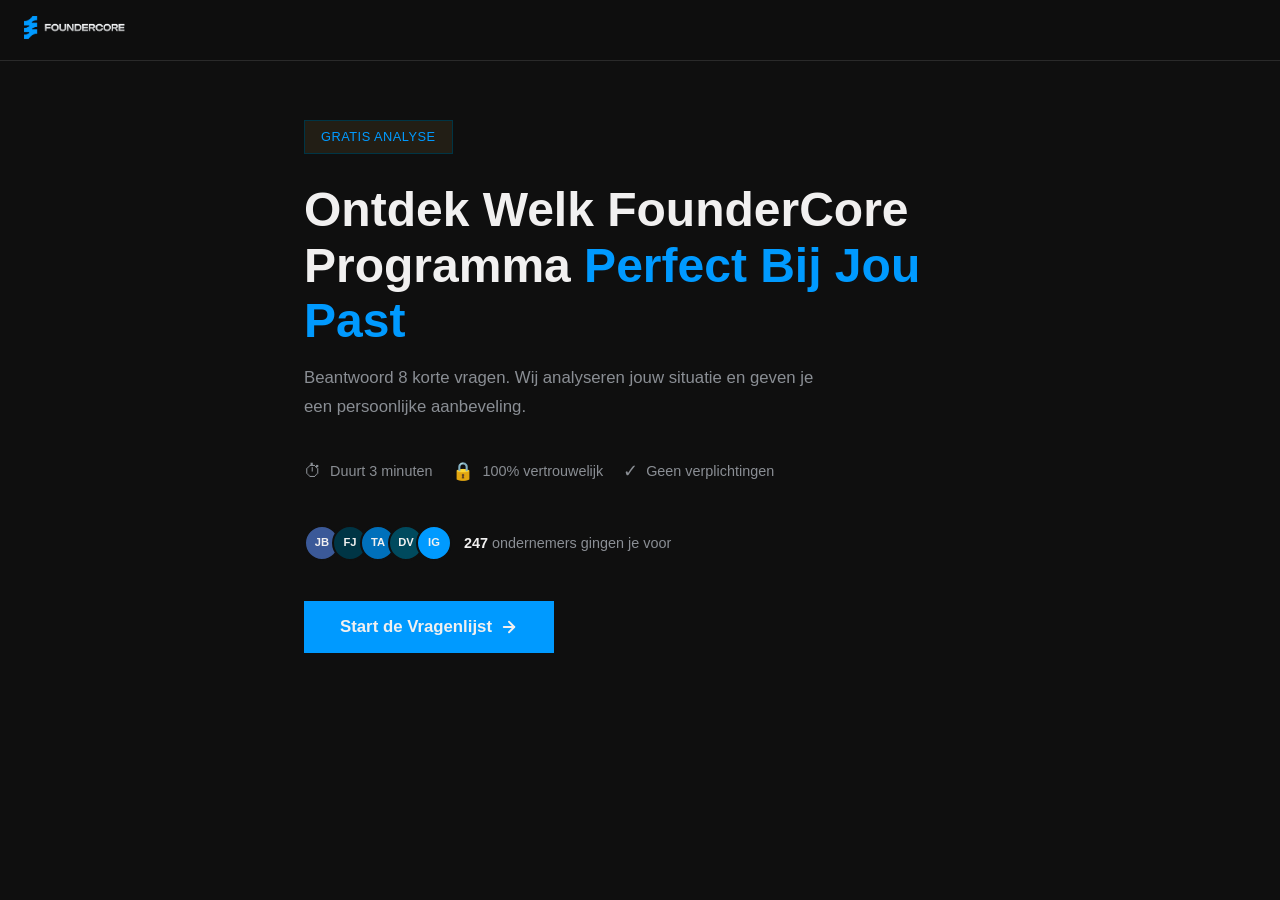
<file: funnel.html>
<!DOCTYPE html>
<html lang="nl">
<head>
  <meta charset="UTF-8">
  <meta name="viewport" content="width=device-width, initial-scale=1.0">
  <title>FounderCore — Ontdek Jouw Programma</title>
  <meta name="description" content="Beantwoord 8 korte vragen en ontdek welk FounderCore programma perfect bij jou past.">

  <link rel="icon" type="image/png" href="assets/logo-icon.png">

  <!-- Clash Display from Fontshare -->
  <link href="https://api.fontshare.com/v2/css?f[]=clash-display@200,300,400,500,600,700&display=swap" rel="stylesheet">

  <!-- Calendly -->
  <script src="https://assets.calendly.com/assets/external/widget.js" async></script>

  <style>
    /* ========================================
       CSS VARIABLES & RESET
       ======================================== */
    :root {
      --color-bg: #0F0F0F;
      --color-bg-card: #1A1A1A;
      --color-bg-elevated: #222222;
      --color-accent: #009AFF;
      --color-accent-dim: #003545;
      --color-accent-light: #33B1FF;
      --color-text: #F1F0F0;
      --color-text-muted: #8A8E94;
      --color-success: #009AFF;
      --color-border: #2A2A2A;
      --font-display: 'Clash Display', sans-serif;
      --font-body: 'Clash Display', sans-serif;
      --max-width: 720px;
      --transition-speed: 300ms;
    }

    *, *::before, *::after {
      margin: 0;
      padding: 0;
      box-sizing: border-box;
    }

    html {
      scroll-behavior: smooth;
      -webkit-text-size-adjust: 100%;
    }

    body {
      font-family: var(--font-body);
      background-color: var(--color-bg);
      color: var(--color-text);
      line-height: 1.6;
      font-size: 16px;
      min-height: 100vh;
      overflow-x: hidden;
      -webkit-font-smoothing: antialiased;
      -moz-osx-font-smoothing: grayscale;
    }

    /* ========================================
       HEADER
       ======================================== */
    .site-header {
      position: fixed;
      top: 0;
      left: 0;
      right: 0;
      z-index: 100;
      background: rgba(15, 15, 15, 0.9);
      backdrop-filter: blur(12px);
      -webkit-backdrop-filter: blur(12px);
      border-bottom: 1px solid var(--color-border);
      padding: 16px 24px;
      display: flex;
      justify-content: space-between;
      align-items: center;
    }

    .logo {
      font-family: var(--font-display);
      font-size: 1.4rem;
      font-weight: 700;
      color: var(--color-accent);
      letter-spacing: 0.5px;
    }

    .logo span {
      color: var(--color-text);
      font-weight: 400;
    }

    .step-indicator {
      font-family: var(--font-body);
      font-size: 0.85rem;
      color: var(--color-text-muted);
      display: none;
    }

    /* ========================================
       PROGRESS BAR
       ======================================== */
    .progress-bar-container {
      position: fixed;
      top: 57px;
      left: 0;
      right: 0;
      z-index: 99;
      height: 3px;
      background: var(--color-border);
      display: none;
    }

    .progress-bar-fill {
      height: 100%;
      width: 0%;
      background: var(--color-accent);
      transition: width 400ms cubic-bezier(0.4, 0, 0.2, 1);
      border-radius: 0;
    }

    /* ========================================
       MAIN CONTENT WRAPPER
       ======================================== */
    .main-wrapper {
      padding-top: 80px;
      min-height: 100vh;
      display: flex;
      flex-direction: column;
    }

    /* ========================================
       PAGES (STEPS)
       ======================================== */
    .page {
      display: none;
      opacity: 0;
      transform: translateY(12px);
      transition: opacity var(--transition-speed) ease, transform var(--transition-speed) ease;
      max-width: var(--max-width);
      width: 100%;
      margin: 0 auto;
      padding: 40px 24px 60px;
      flex: 1;
    }

    .page.active {
      display: block;
    }

    .page.visible {
      opacity: 1;
      transform: translateY(0);
    }

    /* ========================================
       STAP 0: WELKOMSPAGINA
       ======================================== */
    .welcome-badge {
      display: inline-block;
      font-size: 0.8rem;
      font-weight: 500;
      color: var(--color-accent);
      background: rgba(201, 168, 76, 0.1);
      border: 1px solid var(--color-accent-dim);
      border-radius: 0;
      padding: 6px 16px;
      margin-bottom: 28px;
      letter-spacing: 0.5px;
      text-transform: uppercase;
    }

    .welcome-headline {
      font-family: var(--font-display);
      font-size: clamp(2rem, 5vw, 3rem);
      font-weight: 700;
      line-height: 1.15;
      margin-bottom: 16px;
      color: var(--color-text);
    }

    .welcome-headline em {
      color: var(--color-accent);
      font-style: normal;
    }

    .welcome-subline {
      font-size: 1.05rem;
      color: var(--color-text-muted);
      margin-bottom: 36px;
      max-width: 540px;
      line-height: 1.7;
    }

    /* Trust bar */
    .trust-bar {
      display: flex;
      flex-wrap: wrap;
      gap: 20px;
      margin-bottom: 40px;
    }

    .trust-item {
      display: flex;
      align-items: center;
      gap: 8px;
      font-size: 0.9rem;
      color: var(--color-text-muted);
    }

    .trust-icon {
      font-size: 1.1rem;
    }

    /* Social proof strip */
    .social-proof-strip {
      display: flex;
      align-items: center;
      gap: 12px;
      margin-bottom: 40px;
    }

    .avatar-stack {
      display: flex;
    }

    .avatar {
      width: 36px;
      height: 36px;
      border-radius: 50%;
      display: flex;
      align-items: center;
      justify-content: center;
      font-size: 0.7rem;
      font-weight: 600;
      color: var(--color-text);
      margin-left: -8px;
      border: 2px solid var(--color-bg);
    }

    .avatar:first-child { margin-left: 0; }
    .avatar-1 { background: #3B5998; }
    .avatar-2 { background: #003545; }
    .avatar-3 { background: #0070BB; }
    .avatar-4 { background: #004A5E; }
    .avatar-5 { background: var(--color-accent); }

    .social-proof-text {
      font-size: 0.9rem;
      color: var(--color-text-muted);
    }

    .social-proof-text strong {
      color: var(--color-text);
    }

    /* ========================================
       BUTTONS
       ======================================== */
    .btn-primary {
      display: inline-flex;
      align-items: center;
      gap: 8px;
      background: var(--color-accent);
      color: var(--color-text);
      font-family: var(--font-body);
      font-weight: 600;
      font-size: 1.05rem;
      padding: 16px 36px;
      border: none;
      border-radius: 0;
      cursor: pointer;
      transition: transform 150ms ease, box-shadow 150ms ease;
      animation: pulse-glow 2.5s infinite;
      text-decoration: none;
    }

    .btn-primary:hover {
      transform: translateY(-1px);
      box-shadow: 0 8px 24px rgba(0, 154, 255, 0.3);
    }

    .btn-primary:active {
      transform: translateY(0);
    }

    @keyframes pulse-glow {
      0%, 100% { box-shadow: 0 0 0 0 rgba(0, 154, 255, 0.4); }
      50% { box-shadow: 0 0 0 10px rgba(0, 154, 255, 0); }
    }

    .btn-secondary {
      display: inline-flex;
      align-items: center;
      gap: 8px;
      background: transparent;
      color: var(--color-accent);
      font-family: var(--font-body);
      font-weight: 500;
      font-size: 0.95rem;
      padding: 12px 24px;
      border: 1px solid var(--color-accent-dim);
      border-radius: 0;
      cursor: pointer;
      transition: all 200ms ease;
    }

    .btn-secondary:hover {
      background: rgba(0, 154, 255, 0.08);
      border-color: var(--color-accent);
    }

    /* ========================================
       QUIZ QUESTION PAGES
       ======================================== */
    .question-label {
      font-size: 0.85rem;
      font-weight: 500;
      color: var(--color-accent);
      text-transform: uppercase;
      letter-spacing: 1px;
      margin-bottom: 12px;
    }

    .question-text {
      font-family: var(--font-display);
      font-size: clamp(1.5rem, 4vw, 2rem);
      font-weight: 600;
      line-height: 1.3;
      margin-bottom: 32px;
      color: var(--color-text);
    }

    .answer-options {
      display: flex;
      flex-direction: column;
      gap: 12px;
    }

    .answer-card {
      background: var(--color-bg-card);
      border: 1px solid var(--color-border);
      border-left: 3px solid transparent;
      border-radius: 0;
      padding: 18px 20px;
      cursor: pointer;
      transition: all 200ms ease;
      display: flex;
      align-items: center;
      justify-content: space-between;
      gap: 16px;
      min-height: 56px;
      user-select: none;
      -webkit-user-select: none;
      -webkit-tap-highlight-color: transparent;
    }

    .answer-card:hover {
      background: var(--color-bg-elevated);
      border-left-color: var(--color-accent-dim);
    }

    .answer-card.selected {
      background: rgba(0, 154, 255, 0.08);
      border-color: var(--color-accent);
      border-left-color: var(--color-accent);
    }

    .answer-card-text {
      font-size: 0.95rem;
      font-weight: 400;
      line-height: 1.5;
      flex: 1;
    }

    .answer-check {
      width: 24px;
      height: 24px;
      min-width: 24px;
      border-radius: 50%;
      border: 2px solid var(--color-border);
      display: flex;
      align-items: center;
      justify-content: center;
      transition: all 200ms ease;
    }

    .answer-card.selected .answer-check {
      background: var(--color-accent);
      border-color: var(--color-accent);
    }

    .answer-check svg {
      width: 14px;
      height: 14px;
      opacity: 0;
      transition: opacity 200ms ease;
    }

    .answer-card.selected .answer-check svg {
      opacity: 1;
    }

    /* Back button */
    .back-btn {
      background: none;
      border: none;
      color: var(--color-text-muted);
      font-family: var(--font-body);
      font-size: 0.9rem;
      cursor: pointer;
      padding: 8px 0;
      margin-top: 24px;
      display: inline-flex;
      align-items: center;
      gap: 6px;
      transition: color 200ms ease;
    }

    .back-btn:hover {
      color: var(--color-text);
    }

    /* ========================================
       RESULT PAGES
       ======================================== */
    .result-page {
      max-width: 860px;
    }

    .result-match-badge {
      display: inline-flex;
      align-items: center;
      gap: 6px;
      font-size: 0.85rem;
      font-weight: 500;
      color: var(--color-accent);
      background: rgba(0, 154, 255, 0.1);
      border: 1px solid rgba(0, 154, 255, 0.25);
      border-radius: 0;
      padding: 6px 16px;
      margin-bottom: 20px;
    }

    .result-headline {
      font-family: var(--font-display);
      font-size: clamp(1.8rem, 4.5vw, 2.5rem);
      font-weight: 700;
      line-height: 1.2;
      margin-bottom: 12px;
    }

    .result-headline strong {
      color: var(--color-accent);
    }

    .result-subline {
      font-size: 1rem;
      color: var(--color-text-muted);
      margin-bottom: 36px;
      max-width: 560px;
      line-height: 1.7;
    }

    /* Program Card */
    .program-card {
      background: var(--color-bg-card);
      border: 1px solid var(--color-border);
      border-radius: 0;
      padding: 32px 28px;
      margin-bottom: 40px;
      position: relative;
      overflow: hidden;
    }

    .program-card::before {
      content: '';
      position: absolute;
      top: 0;
      left: 0;
      right: 0;
      height: 3px;
      background: var(--color-accent);
    }

    .program-card-badge {
      display: inline-block;
      font-size: 0.7rem;
      font-weight: 600;
      color: var(--color-text);
      background: var(--color-accent);
      border-radius: 0;
      padding: 4px 10px;
      text-transform: uppercase;
      letter-spacing: 1px;
      margin-bottom: 16px;
    }

    .program-name {
      font-family: var(--font-display);
      font-size: 1.6rem;
      font-weight: 700;
      margin-bottom: 8px;
    }

    .program-price {
      font-size: 2rem;
      font-weight: 600;
      color: var(--color-accent);
      margin-bottom: 4px;
    }

    .program-price-sub {
      font-size: 0.9rem;
      color: var(--color-text-muted);
      margin-bottom: 24px;
    }

    .program-features {
      list-style: none;
      margin-bottom: 28px;
    }

    .program-features li {
      display: flex;
      align-items: flex-start;
      gap: 10px;
      padding: 8px 0;
      font-size: 0.95rem;
      line-height: 1.5;
    }

    .feature-check {
      color: var(--color-success);
      font-size: 1rem;
      margin-top: 2px;
      flex-shrink: 0;
    }

    /* Testimonial Cards */
    .testimonials-section {
      margin-bottom: 40px;
    }

    .testimonials-title {
      font-family: var(--font-display);
      font-size: 1.4rem;
      font-weight: 600;
      margin-bottom: 20px;
    }

    .testimonial-grid {
      display: grid;
      grid-template-columns: 1fr;
      gap: 16px;
    }

    @media (min-width: 640px) {
      .testimonial-grid {
        grid-template-columns: 1fr 1fr 1fr;
      }
    }

    .testimonial-card {
      background: var(--color-bg-card);
      border: 1px solid var(--color-border);
      border-radius: 0;
      padding: 24px 20px;
    }

    .testimonial-stars {
      color: var(--color-accent);
      font-size: 0.85rem;
      margin-bottom: 12px;
      letter-spacing: 2px;
    }

    .testimonial-title {
      font-family: var(--font-display);
      font-size: 1.15rem;
      font-weight: 600;
      margin-bottom: 10px;
      line-height: 1.3;
    }

    .testimonial-quote {
      font-size: 0.9rem;
      color: var(--color-text-muted);
      line-height: 1.6;
      margin-bottom: 16px;
      font-style: italic;
    }

    .testimonial-author {
      display: flex;
      align-items: center;
      gap: 10px;
    }

    .testimonial-avatar {
      width: 36px;
      height: 36px;
      border-radius: 50%;
      background: var(--color-bg-elevated);
      display: flex;
      align-items: center;
      justify-content: center;
      font-size: 0.7rem;
      font-weight: 600;
      color: var(--color-accent);
      border: 1px solid var(--color-accent-dim);
    }

    .testimonial-name {
      font-size: 0.85rem;
      font-weight: 500;
    }

    .testimonial-role {
      font-size: 0.78rem;
      color: var(--color-text-muted);
    }

    /* Trust Badges */
    .trust-badges {
      display: flex;
      flex-wrap: wrap;
      gap: 16px;
      padding: 20px 0;
      border-top: 1px solid var(--color-border);
      border-bottom: 1px solid var(--color-border);
      margin-bottom: 40px;
    }

    .trust-badge {
      display: flex;
      align-items: center;
      gap: 6px;
      font-size: 0.82rem;
      color: var(--color-text-muted);
    }

    .trust-badge-icon {
      font-size: 1rem;
    }

    /* Calendly Section */
    .calendly-section {
      margin-bottom: 40px;
    }

    .calendly-headline {
      font-family: var(--font-display);
      font-size: 1.5rem;
      font-weight: 600;
      margin-bottom: 8px;
    }

    .calendly-subline {
      font-size: 0.95rem;
      color: var(--color-text-muted);
      margin-bottom: 24px;
      line-height: 1.6;
    }

    .calendly-embed-wrapper {
      background: var(--color-bg-card);
      border: 1px solid var(--color-border);
      border-radius: 0;
      overflow: hidden;
      margin-bottom: 12px;
    }

    .calendly-inline-widget {
      min-width: 280px;
      width: 100%;
      height: 660px;
    }

    .calendly-reassurance {
      font-size: 0.82rem;
      color: var(--color-text-muted);
      text-align: center;
    }

    /* ========================================
       WAITLIST PAGE
       ======================================== */
    .waitlist-icon {
      width: 64px;
      height: 64px;
      border-radius: 50%;
      background: rgba(201, 168, 76, 0.1);
      border: 1px solid var(--color-accent-dim);
      display: flex;
      align-items: center;
      justify-content: center;
      font-size: 1.8rem;
      margin-bottom: 24px;
    }

    .waitlist-form {
      max-width: 400px;
      margin-top: 32px;
    }

    .form-group {
      margin-bottom: 16px;
    }

    .form-label {
      display: block;
      font-size: 0.85rem;
      font-weight: 500;
      color: var(--color-text-muted);
      margin-bottom: 6px;
    }

    .form-input {
      width: 100%;
      padding: 14px 16px;
      background: var(--color-bg-card);
      border: 1px solid var(--color-border);
      border-radius: 0;
      color: var(--color-text);
      font-family: var(--font-body);
      font-size: 16px; /* Prevent iOS zoom */
      transition: border-color 200ms ease;
    }

    .form-input:focus {
      outline: none;
      border-color: var(--color-accent);
    }

    .form-input::placeholder {
      color: var(--color-text-muted);
    }

    .waitlist-success {
      display: none;
      padding: 24px;
      background: rgba(76, 175, 130, 0.08);
      border: 1px solid rgba(76, 175, 130, 0.25);
      border-radius: 0;
      margin-top: 24px;
    }

    .waitlist-success h3 {
      font-family: var(--font-display);
      font-size: 1.3rem;
      color: var(--color-accent);
      margin-bottom: 8px;
    }

    .waitlist-success p {
      font-size: 0.9rem;
      color: var(--color-text-muted);
      line-height: 1.6;
    }

    .waitlist-social {
      margin-top: 24px;
      font-size: 0.85rem;
      color: var(--color-text-muted);
    }

    .waitlist-social strong {
      color: var(--color-text);
    }

    /* ========================================
       THANK YOU PAGE
       ======================================== */
    .thank-you-page {
      text-align: center;
      max-width: 800px;
    }

    /* Animated checkmark */
    .checkmark-container {
      width: 80px;
      height: 80px;
      margin: 0 auto 24px;
    }

    .checkmark-circle {
      stroke: var(--color-accent);
      stroke-width: 2;
      fill: none;
      stroke-dasharray: 166;
      stroke-dashoffset: 166;
      animation: checkmark-circle 600ms cubic-bezier(0.65, 0, 0.45, 1) forwards;
    }

    .checkmark-check {
      stroke: var(--color-accent);
      stroke-width: 3;
      fill: none;
      stroke-linecap: round;
      stroke-linejoin: round;
      stroke-dasharray: 48;
      stroke-dashoffset: 48;
      animation: checkmark-check 300ms cubic-bezier(0.65, 0, 0.45, 1) 400ms forwards;
    }

    @keyframes checkmark-circle {
      to { stroke-dashoffset: 0; }
    }

    @keyframes checkmark-check {
      to { stroke-dashoffset: 0; }
    }

    .thank-you-headline {
      font-family: var(--font-display);
      font-size: clamp(1.8rem, 4vw, 2.4rem);
      font-weight: 700;
      margin-bottom: 12px;
    }

    .thank-you-subline {
      font-size: 1rem;
      color: var(--color-text-muted);
      margin-bottom: 40px;
      line-height: 1.7;
    }

    /* Preparation section */
    .prep-section {
      background: var(--color-bg-card);
      border: 1px solid var(--color-border);
      border-radius: 0;
      padding: 28px 24px;
      margin-bottom: 48px;
      text-align: left;
    }

    .prep-title {
      font-family: var(--font-display);
      font-size: 1.2rem;
      font-weight: 600;
      margin-bottom: 16px;
      color: var(--color-accent);
    }

    .prep-list {
      list-style: none;
      counter-reset: prep;
    }

    .prep-list li {
      counter-increment: prep;
      display: flex;
      align-items: flex-start;
      gap: 12px;
      padding: 10px 0;
      font-size: 0.95rem;
      line-height: 1.6;
      color: var(--color-text-muted);
    }

    .prep-list li::before {
      content: counter(prep);
      min-width: 28px;
      height: 28px;
      border-radius: 50%;
      background: rgba(201, 168, 76, 0.1);
      border: 1px solid var(--color-accent-dim);
      display: flex;
      align-items: center;
      justify-content: center;
      font-size: 0.8rem;
      font-weight: 600;
      color: var(--color-accent);
    }

    /* FAQ Section */
    .faq-section {
      text-align: left;
      margin-bottom: 48px;
    }

    .faq-section-title {
      font-family: var(--font-display);
      font-size: clamp(1.4rem, 3.5vw, 1.8rem);
      font-weight: 700;
      text-align: center;
      margin-bottom: 8px;
    }

    .faq-section-subline {
      font-size: 0.95rem;
      color: var(--color-text-muted);
      text-align: center;
      margin-bottom: 32px;
      line-height: 1.6;
    }

    .faq-grid {
      display: grid;
      grid-template-columns: 1fr;
      gap: 16px;
    }

    @media (min-width: 640px) {
      .faq-grid {
        grid-template-columns: 1fr 1fr;
      }
    }

    .faq-item {
      background: var(--color-bg-card);
      border: 1px solid var(--color-border);
      border-radius: 0;
      overflow: hidden;
      transition: border-color 200ms ease;
    }

    .faq-item:hover {
      border-color: var(--color-accent-dim);
    }

    /* Video placeholder */
    .video-placeholder {
      aspect-ratio: 9/16;
      max-height: 240px;
      width: 100%;
      background: linear-gradient(135deg, var(--color-bg-elevated), rgba(0, 53, 69, 0.3));
      display: flex;
      flex-direction: column;
      align-items: center;
      justify-content: center;
      cursor: pointer;
      border-bottom: 1px solid var(--color-border);
      position: relative;
      overflow: hidden;
    }

    .video-placeholder::before {
      content: '';
      position: absolute;
      inset: 0;
      background: radial-gradient(circle at center, rgba(0, 154, 255, 0.08) 0%, transparent 70%);
    }

    .video-play-btn {
      width: 48px;
      height: 48px;
      border-radius: 50%;
      background: rgba(0, 154, 255, 0.2);
      border: 2px solid var(--color-accent);
      display: flex;
      align-items: center;
      justify-content: center;
      margin-bottom: 12px;
      transition: transform 200ms ease, background 200ms ease;
      position: relative;
      z-index: 1;
    }

    .video-placeholder:hover .video-play-btn {
      transform: scale(1.08);
      background: rgba(0, 154, 255, 0.3);
    }

    .video-play-btn svg {
      width: 18px;
      height: 18px;
      fill: var(--color-accent);
      margin-left: 2px;
    }

    .video-label {
      font-size: 0.75rem;
      color: var(--color-text-muted);
      text-align: center;
      padding: 0 12px;
      position: relative;
      z-index: 1;
      line-height: 1.4;
    }

    /* FAQ Accordion */
    .faq-header {
      padding: 16px 20px;
      cursor: pointer;
      display: flex;
      align-items: center;
      justify-content: space-between;
      gap: 12px;
      transition: background 200ms ease;
      user-select: none;
      -webkit-user-select: none;
    }

    .faq-header:hover {
      background: var(--color-bg-elevated);
    }

    .faq-question {
      font-size: 0.9rem;
      font-weight: 500;
      line-height: 1.4;
      flex: 1;
    }

    .faq-chevron {
      width: 20px;
      height: 20px;
      color: var(--color-text-muted);
      transition: transform 300ms ease;
      flex-shrink: 0;
    }

    .faq-item.open .faq-chevron {
      transform: rotate(180deg);
    }

    .faq-body {
      max-height: 0;
      overflow: hidden;
      transition: max-height 300ms ease;
    }

    .faq-body-inner {
      padding: 0 20px 16px;
      font-size: 0.88rem;
      color: var(--color-text-muted);
      line-height: 1.7;
    }

    /* ========================================
       CONFETTI (CSS only)
       ======================================== */
    .logo span {
      color: var(--color-text);
      font-weight: 400;
    }

    .confetti-container {
      position: fixed;
      top: 0;
      left: 0;
      width: 100%;
      height: 100%;
      pointer-events: none;
      z-index: 200;
      overflow: hidden;
      display: none;
    }

    .confetti-piece {
      position: absolute;
      top: -10px;
      width: 8px;
      height: 14px;
      border-radius: 2px;
      animation: confetti-fall linear forwards;
    }

    @keyframes confetti-fall {
      0% {
        transform: translateY(0) rotateZ(0deg) rotateX(0deg);
        opacity: 1;
      }
      75% {
        opacity: 1;
      }
      100% {
        transform: translateY(100vh) rotateZ(720deg) rotateX(360deg);
        opacity: 0;
      }
    }

    /* ========================================
       FOOTER
       ======================================== */
    .site-footer {
      text-align: center;
      padding: 24px;
      font-size: 0.78rem;
      color: var(--color-text-muted);
      border-top: 1px solid var(--color-border);
      display: none;
    }

    .site-footer a {
      color: var(--color-text-muted);
      text-decoration: none;
      transition: color 200ms ease;
    }

    .site-footer a:hover {
      color: var(--color-text);
    }

    /* ========================================
       STAGGER ANIMATIONS
       ======================================== */
    .stagger-in > * {
      opacity: 0;
      transform: translateY(12px);
      animation: stagger-reveal 400ms ease forwards;
    }

    .stagger-in > *:nth-child(1) { animation-delay: 60ms; }
    .stagger-in > *:nth-child(2) { animation-delay: 120ms; }
    .stagger-in > *:nth-child(3) { animation-delay: 180ms; }
    .stagger-in > *:nth-child(4) { animation-delay: 240ms; }
    .stagger-in > *:nth-child(5) { animation-delay: 300ms; }
    .stagger-in > *:nth-child(6) { animation-delay: 360ms; }
    .stagger-in > *:nth-child(7) { animation-delay: 420ms; }
    .stagger-in > *:nth-child(8) { animation-delay: 480ms; }

    @keyframes stagger-reveal {
      to {
        opacity: 1;
        transform: translateY(0);
      }
    }

    /* ========================================
       RESPONSIVE
       ======================================== */
    @media (max-width: 480px) {
      .trust-bar {
        flex-direction: column;
        gap: 10px;
      }

      .program-card {
        padding: 24px 20px;
      }

      .trust-badges {
        flex-direction: column;
        gap: 10px;
      }
    }

    @media (min-width: 768px) {
      .result-split {
        display: grid;
        grid-template-columns: 1fr 1fr;
        gap: 32px;
        align-items: start;
      }
    }
  </style>
</head>
<body>

  <!-- ========================================
       HEADER
       ======================================== -->
  <header class="site-header">
    <img src="assets/logo-full.png" alt="FounderCore" style="height: 28px; width: auto;">
    <div class="step-indicator" id="stepIndicator"></div>
  </header>

  <!-- ========================================
       PROGRESS BAR
       ======================================== -->
  <div class="progress-bar-container" id="progressBar">
    <div class="progress-bar-fill" id="progressFill"></div>
  </div>

  <!-- ========================================
       MAIN WRAPPER
       ======================================== -->
  <div class="main-wrapper">

    <!-- ========================================
         STAP 0: WELKOMSPAGINA
         ======================================== -->
    <section class="page active" id="page-welcome">
      <div class="stagger-in">
        <div class="welcome-badge">Gratis Analyse</div>

        <h1 class="welcome-headline">
          Ontdek Welk FounderCore Programma <em>Perfect Bij Jou Past</em>
        </h1>

        <p class="welcome-subline">
          Beantwoord 8 korte vragen. Wij analyseren jouw situatie en geven je een persoonlijke aanbeveling.
        </p>

        <!-- Trust bar -->
        <div class="trust-bar">
          <div class="trust-item">
            <span class="trust-icon">&#9201;</span>
            <span>Duurt 3 minuten</span>
          </div>
          <div class="trust-item">
            <span class="trust-icon">&#128274;</span>
            <span>100% vertrouwelijk</span>
          </div>
          <div class="trust-item">
            <span class="trust-icon">&#10003;</span>
            <span>Geen verplichtingen</span>
          </div>
        </div>

        <!-- Social proof strip -->
        <div class="social-proof-strip">
          <div class="avatar-stack">
            <div class="avatar avatar-1">JB</div>
            <div class="avatar avatar-2">FJ</div>
            <div class="avatar avatar-3">TA</div>
            <div class="avatar avatar-4">DV</div>
            <div class="avatar avatar-5">IG</div>
          </div>
          <span class="social-proof-text"><strong>247</strong> ondernemers gingen je voor</span>
        </div>

        <button class="btn-primary" onclick="startQuiz()">
          Start de Vragenlijst
          <svg width="18" height="18" viewBox="0 0 24 24" fill="none" stroke="currentColor" stroke-width="2.5" stroke-linecap="round" stroke-linejoin="round"><line x1="5" y1="12" x2="19" y2="12"></line><polyline points="12 5 19 12 12 19"></polyline></svg>
        </button>
      </div>
    </section>

    <!-- ========================================
         STAP 1: HUIDIGE SITUATIE
         ======================================== -->
    <section class="page" id="page-q1">
      <div class="stagger-in">
        <p class="question-label">Vraag 1 van 8</p>
        <h2 class="question-text">Wat is jouw huidige situatie met het monetiseren van je kennis?</h2>
        <div class="answer-options">
          <div class="answer-card" data-question="1" data-score="1" onclick="selectAnswer(this)">
            <span class="answer-card-text">Ik heb nog geen aanbod — ik weet niet waar te beginnen</span>
            <div class="answer-check"><svg viewBox="0 0 24 24" fill="none" stroke="#0F0F0F" stroke-width="3" stroke-linecap="round" stroke-linejoin="round"><polyline points="20 6 9 17 4 12"></polyline></svg></div>
          </div>
          <div class="answer-card" data-question="1" data-score="2" onclick="selectAnswer(this)">
            <span class="answer-card-text">Ik heb een aanbod, maar het verkoopt niet</span>
            <div class="answer-check"><svg viewBox="0 0 24 24" fill="none" stroke="#0F0F0F" stroke-width="3" stroke-linecap="round" stroke-linejoin="round"><polyline points="20 6 9 17 4 12"></polyline></svg></div>
          </div>
          <div class="answer-card" data-question="1" data-score="3" onclick="selectAnswer(this)">
            <span class="answer-card-text">Ik verdien al wat, maar wil naar &euro;5K+ per maand</span>
            <div class="answer-check"><svg viewBox="0 0 24 24" fill="none" stroke="#0F0F0F" stroke-width="3" stroke-linecap="round" stroke-linejoin="round"><polyline points="20 6 9 17 4 12"></polyline></svg></div>
          </div>
          <div class="answer-card" data-question="1" data-score="4" onclick="selectAnswer(this)">
            <span class="answer-card-text">Ik verdien al &euro;5K+/maand en wil verder schalen</span>
            <div class="answer-check"><svg viewBox="0 0 24 24" fill="none" stroke="#0F0F0F" stroke-width="3" stroke-linecap="round" stroke-linejoin="round"><polyline points="20 6 9 17 4 12"></polyline></svg></div>
          </div>
        </div>
        <button class="back-btn" onclick="goBack()">
          <svg width="16" height="16" viewBox="0 0 24 24" fill="none" stroke="currentColor" stroke-width="2" stroke-linecap="round" stroke-linejoin="round"><line x1="19" y1="12" x2="5" y2="12"></line><polyline points="12 19 5 12 12 5"></polyline></svg>
          Terug
        </button>
      </div>
    </section>

    <!-- ========================================
         STAP 2: GROOTSTE UITDAGING
         ======================================== -->
    <section class="page" id="page-q2">
      <div class="stagger-in">
        <p class="question-label">Vraag 2 van 8</p>
        <h2 class="question-text">Wat is op dit moment je grootste blokkade?</h2>
        <div class="answer-options">
          <div class="answer-card" data-question="2" data-score="1" onclick="selectAnswer(this)">
            <span class="answer-card-text">Ik weet niet hoe ik mijn expertise verkoopbaar maak</span>
            <div class="answer-check"><svg viewBox="0 0 24 24" fill="none" stroke="#0F0F0F" stroke-width="3" stroke-linecap="round" stroke-linejoin="round"><polyline points="20 6 9 17 4 12"></polyline></svg></div>
          </div>
          <div class="answer-card" data-question="2" data-score="2" onclick="selectAnswer(this)">
            <span class="answer-card-text">Ik trek niet genoeg potenti&euml;le klanten aan</span>
            <div class="answer-check"><svg viewBox="0 0 24 24" fill="none" stroke="#0F0F0F" stroke-width="3" stroke-linecap="round" stroke-linejoin="round"><polyline points="20 6 9 17 4 12"></polyline></svg></div>
          </div>
          <div class="answer-card" data-question="2" data-score="3" onclick="selectAnswer(this)">
            <span class="answer-card-text">Mensen tonen interesse maar kopen niet</span>
            <div class="answer-check"><svg viewBox="0 0 24 24" fill="none" stroke="#0F0F0F" stroke-width="3" stroke-linecap="round" stroke-linejoin="round"><polyline points="20 6 9 17 4 12"></polyline></svg></div>
          </div>
          <div class="answer-card" data-question="2" data-score="4" onclick="selectAnswer(this)">
            <span class="answer-card-text">Ik verkoop, maar kan niet opschalen</span>
            <div class="answer-check"><svg viewBox="0 0 24 24" fill="none" stroke="#0F0F0F" stroke-width="3" stroke-linecap="round" stroke-linejoin="round"><polyline points="20 6 9 17 4 12"></polyline></svg></div>
          </div>
        </div>
        <button class="back-btn" onclick="goBack()">
          <svg width="16" height="16" viewBox="0 0 24 24" fill="none" stroke="currentColor" stroke-width="2" stroke-linecap="round" stroke-linejoin="round"><line x1="19" y1="12" x2="5" y2="12"></line><polyline points="12 19 5 12 12 5"></polyline></svg>
          Terug
        </button>
      </div>
    </section>

    <!-- ========================================
         STAP 3: URGENTIE
         ======================================== -->
    <section class="page" id="page-q3">
      <div class="stagger-in">
        <p class="question-label">Vraag 3 van 8</p>
        <h2 class="question-text">Wanneer wil je dit probleem hebben opgelost?</h2>
        <div class="answer-options">
          <div class="answer-card" data-question="3" data-score="4" data-urgency="true" onclick="selectAnswer(this)">
            <span class="answer-card-text">Zo snel mogelijk — de komende 4-8 weken</span>
            <div class="answer-check"><svg viewBox="0 0 24 24" fill="none" stroke="#0F0F0F" stroke-width="3" stroke-linecap="round" stroke-linejoin="round"><polyline points="20 6 9 17 4 12"></polyline></svg></div>
          </div>
          <div class="answer-card" data-question="3" data-score="3" data-urgency="true" onclick="selectAnswer(this)">
            <span class="answer-card-text">Dit kwartaal — binnen 1-3 maanden</span>
            <div class="answer-check"><svg viewBox="0 0 24 24" fill="none" stroke="#0F0F0F" stroke-width="3" stroke-linecap="round" stroke-linejoin="round"><polyline points="20 6 9 17 4 12"></polyline></svg></div>
          </div>
          <div class="answer-card" data-question="3" data-score="2" data-urgency="false" onclick="selectAnswer(this)">
            <span class="answer-card-text">Dit half jaar — 3-6 maanden</span>
            <div class="answer-check"><svg viewBox="0 0 24 24" fill="none" stroke="#0F0F0F" stroke-width="3" stroke-linecap="round" stroke-linejoin="round"><polyline points="20 6 9 17 4 12"></polyline></svg></div>
          </div>
          <div class="answer-card" data-question="3" data-score="1" data-urgency="false" onclick="selectAnswer(this)">
            <span class="answer-card-text">Geen haast — 6+ maanden</span>
            <div class="answer-check"><svg viewBox="0 0 24 24" fill="none" stroke="#0F0F0F" stroke-width="3" stroke-linecap="round" stroke-linejoin="round"><polyline points="20 6 9 17 4 12"></polyline></svg></div>
          </div>
        </div>
        <button class="back-btn" onclick="goBack()">
          <svg width="16" height="16" viewBox="0 0 24 24" fill="none" stroke="currentColor" stroke-width="2" stroke-linecap="round" stroke-linejoin="round"><line x1="19" y1="12" x2="5" y2="12"></line><polyline points="12 19 5 12 12 5"></polyline></svg>
          Terug
        </button>
      </div>
    </section>

    <!-- ========================================
         STAP 4: VORIGE POGINGEN
         ======================================== -->
    <section class="page" id="page-q4">
      <div class="stagger-in">
        <p class="question-label">Vraag 4 van 8</p>
        <h2 class="question-text">Heb je al eerder geprobeerd je kennis te verkopen?</h2>
        <div class="answer-options">
          <div class="answer-card" data-question="4" data-score="1" onclick="selectAnswer(this)">
            <span class="answer-card-text">Nee, dit is mijn eerste poging</span>
            <div class="answer-check"><svg viewBox="0 0 24 24" fill="none" stroke="#0F0F0F" stroke-width="3" stroke-linecap="round" stroke-linejoin="round"><polyline points="20 6 9 17 4 12"></polyline></svg></div>
          </div>
          <div class="answer-card" data-question="4" data-score="2" onclick="selectAnswer(this)">
            <span class="answer-card-text">Ja, maar ik gaf het snel op</span>
            <div class="answer-check"><svg viewBox="0 0 24 24" fill="none" stroke="#0F0F0F" stroke-width="3" stroke-linecap="round" stroke-linejoin="round"><polyline points="20 6 9 17 4 12"></polyline></svg></div>
          </div>
          <div class="answer-card" data-question="4" data-score="3" onclick="selectAnswer(this)">
            <span class="answer-card-text">Ja, meerdere pogingen — niets werkte echt</span>
            <div class="answer-check"><svg viewBox="0 0 24 24" fill="none" stroke="#0F0F0F" stroke-width="3" stroke-linecap="round" stroke-linejoin="round"><polyline points="20 6 9 17 4 12"></polyline></svg></div>
          </div>
          <div class="answer-card" data-question="4" data-score="4" onclick="selectAnswer(this)">
            <span class="answer-card-text">Ja, ik had succes maar wil nu serieus schalen</span>
            <div class="answer-check"><svg viewBox="0 0 24 24" fill="none" stroke="#0F0F0F" stroke-width="3" stroke-linecap="round" stroke-linejoin="round"><polyline points="20 6 9 17 4 12"></polyline></svg></div>
          </div>
        </div>
        <button class="back-btn" onclick="goBack()">
          <svg width="16" height="16" viewBox="0 0 24 24" fill="none" stroke="currentColor" stroke-width="2" stroke-linecap="round" stroke-linejoin="round"><line x1="19" y1="12" x2="5" y2="12"></line><polyline points="12 19 5 12 12 5"></polyline></svg>
          Terug
        </button>
      </div>
    </section>

    <!-- ========================================
         STAP 5: TYPE ONDERSTEUNING
         ======================================== -->
    <section class="page" id="page-q5">
      <div class="stagger-in">
        <p class="question-label">Vraag 5 van 8</p>
        <h2 class="question-text">Welk type begeleiding past het beste bij jou?</h2>
        <div class="answer-options">
          <div class="answer-card" data-question="5" data-score="2" data-tier="1" onclick="selectAnswer(this)">
            <span class="answer-card-text">Groepscoaching — ik leer goed in een community</span>
            <div class="answer-check"><svg viewBox="0 0 24 24" fill="none" stroke="#0F0F0F" stroke-width="3" stroke-linecap="round" stroke-linejoin="round"><polyline points="20 6 9 17 4 12"></polyline></svg></div>
          </div>
          <div class="answer-card" data-question="5" data-score="4" data-tier="2" onclick="selectAnswer(this)">
            <span class="answer-card-text">1-op-1 coaching — persoonlijk en op maat</span>
            <div class="answer-check"><svg viewBox="0 0 24 24" fill="none" stroke="#0F0F0F" stroke-width="3" stroke-linecap="round" stroke-linejoin="round"><polyline points="20 6 9 17 4 12"></polyline></svg></div>
          </div>
          <div class="answer-card" data-question="5" data-score="4" data-tier="2" onclick="selectAnswer(this)">
            <span class="answer-card-text">Beide — groepsstructuur &eacute;n persoonlijke begeleiding</span>
            <div class="answer-check"><svg viewBox="0 0 24 24" fill="none" stroke="#0F0F0F" stroke-width="3" stroke-linecap="round" stroke-linejoin="round"><polyline points="20 6 9 17 4 12"></polyline></svg></div>
          </div>
          <div class="answer-card" data-question="5" data-score="1" data-tier="0" onclick="selectAnswer(this)">
            <span class="answer-card-text">Vooral zelfstandig — video's en templates</span>
            <div class="answer-check"><svg viewBox="0 0 24 24" fill="none" stroke="#0F0F0F" stroke-width="3" stroke-linecap="round" stroke-linejoin="round"><polyline points="20 6 9 17 4 12"></polyline></svg></div>
          </div>
        </div>
        <button class="back-btn" onclick="goBack()">
          <svg width="16" height="16" viewBox="0 0 24 24" fill="none" stroke="currentColor" stroke-width="2" stroke-linecap="round" stroke-linejoin="round"><line x1="19" y1="12" x2="5" y2="12"></line><polyline points="12 19 5 12 12 5"></polyline></svg>
          Terug
        </button>
      </div>
    </section>

    <!-- ========================================
         STAP 6: BUDGET
         ======================================== -->
    <section class="page" id="page-q6">
      <div class="stagger-in">
        <p class="question-label">Vraag 6 van 8</p>
        <h2 class="question-text">Wat is jouw budget voor coaching de komende 3 maanden?</h2>
        <div class="answer-options">
          <div class="answer-card" data-question="6" data-score="1" data-budget="0" onclick="selectAnswer(this)">
            <span class="answer-card-text">&euro;500 – &euro;1.000 — ik wil voorzichtig beginnen</span>
            <div class="answer-check"><svg viewBox="0 0 24 24" fill="none" stroke="#0F0F0F" stroke-width="3" stroke-linecap="round" stroke-linejoin="round"><polyline points="20 6 9 17 4 12"></polyline></svg></div>
          </div>
          <div class="answer-card" data-question="6" data-score="2" data-budget="1" onclick="selectAnswer(this)">
            <span class="answer-card-text">&euro;1.000 – &euro;1.500 — ik ben serieus</span>
            <div class="answer-check"><svg viewBox="0 0 24 24" fill="none" stroke="#0F0F0F" stroke-width="3" stroke-linecap="round" stroke-linejoin="round"><polyline points="20 6 9 17 4 12"></polyline></svg></div>
          </div>
          <div class="answer-card" data-question="6" data-score="3" data-budget="2" onclick="selectAnswer(this)">
            <span class="answer-card-text">&euro;1.500 – &euro;2.500 — ik ben erg serieus</span>
            <div class="answer-check"><svg viewBox="0 0 24 24" fill="none" stroke="#0F0F0F" stroke-width="3" stroke-linecap="round" stroke-linejoin="round"><polyline points="20 6 9 17 4 12"></polyline></svg></div>
          </div>
          <div class="answer-card" data-question="6" data-score="4" data-budget="3" onclick="selectAnswer(this)">
            <span class="answer-card-text">&euro;2.500+ — ik wil de beste resultaten</span>
            <div class="answer-check"><svg viewBox="0 0 24 24" fill="none" stroke="#0F0F0F" stroke-width="3" stroke-linecap="round" stroke-linejoin="round"><polyline points="20 6 9 17 4 12"></polyline></svg></div>
          </div>
        </div>
        <button class="back-btn" onclick="goBack()">
          <svg width="16" height="16" viewBox="0 0 24 24" fill="none" stroke="currentColor" stroke-width="2" stroke-linecap="round" stroke-linejoin="round"><line x1="19" y1="12" x2="5" y2="12"></line><polyline points="12 19 5 12 12 5"></polyline></svg>
          Terug
        </button>
      </div>
    </section>

    <!-- ========================================
         STAP 7: BESCHIKBAARHEID
         ======================================== -->
    <section class="page" id="page-q7">
      <div class="stagger-in">
        <p class="question-label">Vraag 7 van 8</p>
        <h2 class="question-text">Hoeveel uur per week kun jij hierin investeren?</h2>
        <div class="answer-options">
          <div class="answer-card" data-question="7" data-score="1" onclick="selectAnswer(this)">
            <span class="answer-card-text">3-5 uur per week</span>
            <div class="answer-check"><svg viewBox="0 0 24 24" fill="none" stroke="#0F0F0F" stroke-width="3" stroke-linecap="round" stroke-linejoin="round"><polyline points="20 6 9 17 4 12"></polyline></svg></div>
          </div>
          <div class="answer-card" data-question="7" data-score="2" onclick="selectAnswer(this)">
            <span class="answer-card-text">5-10 uur per week</span>
            <div class="answer-check"><svg viewBox="0 0 24 24" fill="none" stroke="#0F0F0F" stroke-width="3" stroke-linecap="round" stroke-linejoin="round"><polyline points="20 6 9 17 4 12"></polyline></svg></div>
          </div>
          <div class="answer-card" data-question="7" data-score="3" onclick="selectAnswer(this)">
            <span class="answer-card-text">10-15 uur per week</span>
            <div class="answer-check"><svg viewBox="0 0 24 24" fill="none" stroke="#0F0F0F" stroke-width="3" stroke-linecap="round" stroke-linejoin="round"><polyline points="20 6 9 17 4 12"></polyline></svg></div>
          </div>
          <div class="answer-card" data-question="7" data-score="4" onclick="selectAnswer(this)">
            <span class="answer-card-text">15+ uur per week</span>
            <div class="answer-check"><svg viewBox="0 0 24 24" fill="none" stroke="#0F0F0F" stroke-width="3" stroke-linecap="round" stroke-linejoin="round"><polyline points="20 6 9 17 4 12"></polyline></svg></div>
          </div>
        </div>
        <button class="back-btn" onclick="goBack()">
          <svg width="16" height="16" viewBox="0 0 24 24" fill="none" stroke="currentColor" stroke-width="2" stroke-linecap="round" stroke-linejoin="round"><line x1="19" y1="12" x2="5" y2="12"></line><polyline points="12 19 5 12 12 5"></polyline></svg>
          Terug
        </button>
      </div>
    </section>

    <!-- ========================================
         STAP 8: BESLISSINGSBEVOEGDHEID
         ======================================== -->
    <section class="page" id="page-q8">
      <div class="stagger-in">
        <p class="question-label">Vraag 8 van 8</p>
        <h2 class="question-text">Ben jij degene die deze investering beslist?</h2>
        <div class="answer-options">
          <div class="answer-card" data-question="8" data-score="4" data-authority="true" onclick="selectAnswer(this)">
            <span class="answer-card-text">Ja, ik beslis volledig zelf</span>
            <div class="answer-check"><svg viewBox="0 0 24 24" fill="none" stroke="#0F0F0F" stroke-width="3" stroke-linecap="round" stroke-linejoin="round"><polyline points="20 6 9 17 4 12"></polyline></svg></div>
          </div>
          <div class="answer-card" data-question="8" data-score="2" data-authority="partial" onclick="selectAnswer(this)">
            <span class="answer-card-text">Ja, maar ik wil eerst overleggen met iemand</span>
            <div class="answer-check"><svg viewBox="0 0 24 24" fill="none" stroke="#0F0F0F" stroke-width="3" stroke-linecap="round" stroke-linejoin="round"><polyline points="20 6 9 17 4 12"></polyline></svg></div>
          </div>
          <div class="answer-card" data-question="8" data-score="1" data-authority="false" onclick="selectAnswer(this)">
            <span class="answer-card-text">Nee, ik heb eerst goedkeuring nodig</span>
            <div class="answer-check"><svg viewBox="0 0 24 24" fill="none" stroke="#0F0F0F" stroke-width="3" stroke-linecap="round" stroke-linejoin="round"><polyline points="20 6 9 17 4 12"></polyline></svg></div>
          </div>
        </div>
        <button class="back-btn" onclick="goBack()">
          <svg width="16" height="16" viewBox="0 0 24 24" fill="none" stroke="currentColor" stroke-width="2" stroke-linecap="round" stroke-linejoin="round"><line x1="19" y1="12" x2="5" y2="12"></line><polyline points="12 19 5 12 12 5"></polyline></svg>
          Terug
        </button>
      </div>
    </section>

    <!-- ========================================
         STAP 9A: RESULTAAT — TIER 1 (Group Coaching)
         ======================================== -->
    <section class="page result-page" id="page-result-tier1">
      <div class="stagger-in">
        <div class="result-match-badge">
          <svg width="16" height="16" viewBox="0 0 24 24" fill="none" stroke="currentColor" stroke-width="2.5" stroke-linecap="round" stroke-linejoin="round"><polyline points="20 6 9 17 4 12"></polyline></svg>
          Sterke match gevonden
        </div>

        <h2 class="result-headline">Jij bent een sterke match voor het <strong>Group Coaching Programma</strong></h2>
        <p class="result-subline">Op basis van jouw antwoorden is dit de meest effectieve route voor jouw situatie.</p>

        <!-- Program Card -->
        <div class="program-card">
          <h3 class="program-name">FounderCore Group Coaching</h3>
          <div class="program-price">&euro;1.497</div>
          <div class="program-price-sub">of 2 termijnen van &euro;799</div>
          <ul class="program-features">
            <li><span class="feature-check">&#10003;</span> Maandelijkse live groepscoaching calls (Zoom)</li>
            <li><span class="feature-check">&#10003;</span> Volledige videocursus bibliotheek (80+ uur)</li>
            <li><span class="feature-check">&#10003;</span> Private community van gelijkgestemde ondernemers</li>
            <li><span class="feature-check">&#10003;</span> E-mail support tussen de calls door</li>
            <li><span class="feature-check">&#10003;</span> 30-dagen geld-terug-garantie</li>
          </ul>
          <button class="btn-primary" onclick="scrollToCalendly()">
            Boek Gratis Strategiegesprek
            <svg width="18" height="18" viewBox="0 0 24 24" fill="none" stroke="currentColor" stroke-width="2.5" stroke-linecap="round" stroke-linejoin="round"><line x1="5" y1="12" x2="19" y2="12"></line><polyline points="12 5 19 12 12 19"></polyline></svg>
          </button>
        </div>

        <!-- Testimonials -->
        <div class="testimonials-section">
          <h3 class="testimonials-title">Wat anderen bereikten</h3>
          <div class="testimonial-grid">
            <div class="testimonial-card">
              <div class="testimonial-stars">&#9733;&#9733;&#9733;&#9733;&#9733;</div>
              <h4 class="testimonial-title">Binnen 6 weken mijn eerste &euro;3.200</h4>
              <p class="testimonial-quote">"Ik twijfelde lang of ik dit kon. Na de eerste groepscall wist ik precies wat ik moest doen. Drie weken later had ik mijn eerste betalende klant."</p>
              <div class="testimonial-author">
                <div class="testimonial-avatar">JvdB</div>
                <div>
                  <div class="testimonial-name">Jeroen van der Berg, 34</div>
                  <div class="testimonial-role">Marketing Consultant</div>
                </div>
              </div>
            </div>
            <div class="testimonial-card">
              <div class="testimonial-stars">&#9733;&#9733;&#9733;&#9733;&#9733;</div>
              <h4 class="testimonial-title">Van &euro;0 naar &euro;4.800/maand in 90 dagen</h4>
              <p class="testimonial-quote">"Het groepsprogramma gaf me de structuur die ik nodig had. De community alleen al was de investering waard."</p>
              <div class="testimonial-author">
                <div class="testimonial-avatar">FJ</div>
                <div>
                  <div class="testimonial-name">Fleur Janssen, 29</div>
                  <div class="testimonial-role">HR Specialist</div>
                </div>
              </div>
            </div>
            <div class="testimonial-card">
              <div class="testimonial-stars">&#9733;&#9733;&#9733;&#9733;&#9733;</div>
              <h4 class="testimonial-title">Eindelijk een systeem dat werkt</h4>
              <p class="testimonial-quote">"Ik had eerder twee andere cursussen geprobeerd. Dit was anders — concreet, toepasbaar, en met echte accountability."</p>
              <div class="testimonial-author">
                <div class="testimonial-avatar">TA</div>
                <div>
                  <div class="testimonial-name">Thomas Akkerman, 41</div>
                  <div class="testimonial-role">Business Trainer</div>
                </div>
              </div>
            </div>
          </div>
        </div>

        <!-- Trust Badges -->
        <div class="trust-badges">
          <div class="trust-badge"><span class="trust-badge-icon">&#128274;</span> SSL beveiligd</div>
          <div class="trust-badge"><span class="trust-badge-icon">&#10003;</span> 30-daagse geld-terug-garantie</div>
          <div class="trust-badge"><span class="trust-badge-icon">&#128222;</span> Gratis consultatiegesprek</div>
          <div class="trust-badge"><span class="trust-badge-icon">&#11088;</span> 4.9/5 gemiddelde beoordeling</div>
        </div>

        <!-- Calendly Embed -->
        <div class="calendly-section" id="calendly-tier1">
          <h3 class="calendly-headline">Kies een Tijd voor Jouw Gratis Strategiegesprek</h3>
          <p class="calendly-subline">30 minuten. Vrijblijvend. Geen verkooppraatjes — alleen een eerlijk gesprek over jouw situatie.</p>
          <div class="calendly-embed-wrapper">
            <div class="calendly-inline-widget" data-url="https://calendly.com/foundercore/strategiegesprek" style="min-width:280px;height:660px;"></div>
          </div>
          <p class="calendly-reassurance">&#128274; Je gegevens worden nooit gedeeld. Je kunt altijd annuleren of verzetten.</p>
        </div>
      </div>
    </section>

    <!-- ========================================
         STAP 9B: RESULTAAT — TIER 2 (Premium 1-op-1)
         ======================================== -->
    <section class="page result-page" id="page-result-tier2">
      <div class="stagger-in">
        <div class="result-match-badge">
          <svg width="16" height="16" viewBox="0 0 24 24" fill="none" stroke="currentColor" stroke-width="2.5" stroke-linecap="round" stroke-linejoin="round"><polyline points="20 6 9 17 4 12"></polyline></svg>
          Sterke match gevonden
        </div>

        <h2 class="result-headline">Jij bent een sterke match voor het <strong>Premium 1-op-1 Programma</strong></h2>
        <p class="result-subline">Jouw urgentie en doelen vragen om persoonlijke, directe begeleiding — geen groepsoplossing.</p>

        <!-- Program Card -->
        <div class="program-card">
          <div class="program-card-badge">Meest Gekozen</div>
          <h3 class="program-name">FounderCore Premium</h3>
          <div class="program-price">&euro;2.997</div>
          <div class="program-price-sub">of 3 termijnen van &euro;1.099</div>
          <ul class="program-features">
            <li><span class="feature-check">&#10003;</span> Alles van het Group Coaching programma, PLUS:</li>
            <li><span class="feature-check">&#10003;</span> 4 priv&eacute; 1-op-1 sessies met jouw persoonlijke coach</li>
            <li><span class="feature-check">&#10003;</span> Directe coach-toegang via WhatsApp/Slack (30 dagen)</li>
            <li><span class="feature-check">&#10003;</span> Persoonlijk actieplan op maat van jouw situatie</li>
            <li><span class="feature-check">&#10003;</span> Priority support &amp; snellere response tijden</li>
            <li><span class="feature-check">&#10003;</span> 30-dagen geld-terug-garantie</li>
          </ul>
          <button class="btn-primary" onclick="scrollToCalendly()">
            Boek Gratis Strategiegesprek
            <svg width="18" height="18" viewBox="0 0 24 24" fill="none" stroke="currentColor" stroke-width="2.5" stroke-linecap="round" stroke-linejoin="round"><line x1="5" y1="12" x2="19" y2="12"></line><polyline points="12 5 19 12 12 19"></polyline></svg>
          </button>
        </div>

        <!-- Testimonials -->
        <div class="testimonials-section">
          <h3 class="testimonials-title">Wat anderen bereikten</h3>
          <div class="testimonial-grid">
            <div class="testimonial-card">
              <div class="testimonial-stars">&#9733;&#9733;&#9733;&#9733;&#9733;</div>
              <h4 class="testimonial-title">Van freelancer naar &euro;9.500/maand in &eacute;&eacute;n kwartaal</h4>
              <p class="testimonial-quote">"De 1-op-1 sessies maakten het verschil. Mijn coach zag binnen vijf minuten wat ik zelf in maanden niet had gezien."</p>
              <div class="testimonial-author">
                <div class="testimonial-avatar">DV</div>
                <div>
                  <div class="testimonial-name">Daan Vermeer, 37</div>
                  <div class="testimonial-role">Strategie Consultant</div>
                </div>
              </div>
            </div>
            <div class="testimonial-card">
              <div class="testimonial-stars">&#9733;&#9733;&#9733;&#9733;&#9733;</div>
              <h4 class="testimonial-title">&euro;14.000 in mijn tweede maand</h4>
              <p class="testimonial-quote">"Premium was de juiste keuze. De persoonlijke begeleiding versnelde alles — ik had dit niet in mijn eentje kunnen doen."</p>
              <div class="testimonial-author">
                <div class="testimonial-avatar">IdG</div>
                <div>
                  <div class="testimonial-name">Isabelle de Groot, 33</div>
                  <div class="testimonial-role">Executive Coach</div>
                </div>
              </div>
            </div>
            <div class="testimonial-card">
              <div class="testimonial-stars">&#9733;&#9733;&#9733;&#9733;&#9733;</div>
              <h4 class="testimonial-title">Eindelijk een inkomen dat past bij mijn expertise</h4>
              <p class="testimonial-quote">"Ik was sceptisch, maar de ROI was duidelijk. Binnen 8 weken had ik mijn investering terugverdiend."</p>
              <div class="testimonial-author">
                <div class="testimonial-avatar">RH</div>
                <div>
                  <div class="testimonial-name">Ruben Hoekstra, 45</div>
                  <div class="testimonial-role">Leiderschapstrainer</div>
                </div>
              </div>
            </div>
          </div>
        </div>

        <!-- Trust Badges -->
        <div class="trust-badges">
          <div class="trust-badge"><span class="trust-badge-icon">&#128274;</span> SSL beveiligd</div>
          <div class="trust-badge"><span class="trust-badge-icon">&#10003;</span> 30-daagse geld-terug-garantie</div>
          <div class="trust-badge"><span class="trust-badge-icon">&#128222;</span> Gratis consultatiegesprek</div>
          <div class="trust-badge"><span class="trust-badge-icon">&#11088;</span> 4.9/5 gemiddelde beoordeling</div>
        </div>

        <!-- Calendly Embed -->
        <div class="calendly-section" id="calendly-tier2">
          <h3 class="calendly-headline">Kies een Tijd voor Jouw Gratis Strategiegesprek</h3>
          <p class="calendly-subline">30 minuten. Vrijblijvend. Geen verkooppraatjes — alleen een eerlijk gesprek over jouw situatie.</p>
          <div class="calendly-embed-wrapper">
            <div class="calendly-inline-widget" data-url="https://calendly.com/foundercore/strategiegesprek" style="min-width:280px;height:660px;"></div>
          </div>
          <p class="calendly-reassurance">&#128274; Je gegevens worden nooit gedeeld. Je kunt altijd annuleren of verzetten.</p>
        </div>
      </div>
    </section>

    <!-- ========================================
         STAP 9C: WAITLIST — Niet Gekwalificeerd
         ======================================== -->
    <section class="page" id="page-waitlist">
      <div class="stagger-in">
        <div class="waitlist-icon">&#128161;</div>

        <h2 class="result-headline">Jij bent bijna klaar voor FounderCore</h2>
        <p class="result-subline">Op basis van je antwoorden denken we dat je eerst baat hebt bij onze gratis voorbereiding — zodat je straks maximaal profiteert van het programma.</p>

        <p style="color: var(--color-text-muted); line-height: 1.7; margin-bottom: 8px;">
          We willen je niet inschrijven voor iets wat je op dit moment niet maximaal kunt benutten. Dat zou niet eerlijk zijn.
        </p>
        <p style="color: var(--color-text-muted); line-height: 1.7; margin-bottom: 32px;">
          Wat we w&eacute;l kunnen doen: je op de wachtlijst zetten voor onze gratis training <strong style="color: var(--color-text);">'Van Expertise naar Eerste Klant'</strong> — en je laten weten zodra we een introductie-aanbod lanceren dat perfect aansluit op waar je nu staat.
        </p>

        <!-- Waitlist Form -->
        <form class="waitlist-form" id="waitlistForm" onsubmit="submitWaitlist(event)">
          <div class="form-group">
            <label class="form-label" for="waitlistName">Voornaam</label>
            <input class="form-input" type="text" id="waitlistName" name="name" placeholder="Jouw voornaam" required>
          </div>
          <div class="form-group">
            <label class="form-label" for="waitlistEmail">E-mailadres</label>
            <input class="form-input" type="email" id="waitlistEmail" name="email" placeholder="jouw@email.nl" required>
          </div>
          <button type="submit" class="btn-primary" style="width: 100%; justify-content: center;">
            Zet me op de Wachtlijst
            <svg width="18" height="18" viewBox="0 0 24 24" fill="none" stroke="currentColor" stroke-width="2.5" stroke-linecap="round" stroke-linejoin="round"><line x1="5" y1="12" x2="19" y2="12"></line><polyline points="12 5 19 12 12 19"></polyline></svg>
          </button>
        </form>

        <!-- Success message -->
        <div class="waitlist-success" id="waitlistSuccess">
          <h3>Je staat op de lijst!</h3>
          <p>Check je inbox voor een bevestigingsmail. We houden je op de hoogte van de gratis training en ons introductie-aanbod.</p>
        </div>

        <p style="font-size: 0.82rem; color: var(--color-text-muted); margin-top: 16px;">
          &#128274; Geen spam. Je ontvangt maximaal 2 emails per week. Uitschrijven kan altijd.
        </p>

        <div class="waitlist-social" style="margin-top: 28px;">
          Al <strong>183</strong> ondernemers staan op de wachtlijst.
        </div>
      </div>
    </section>

    <!-- ========================================
         STAP 10: BEDANKPAGINA
         ======================================== -->
    <section class="page thank-you-page" id="page-thank-you">
      <div class="stagger-in">
        <!-- Animated checkmark -->
        <div class="checkmark-container">
          <svg viewBox="0 0 52 52" width="80" height="80">
            <circle class="checkmark-circle" cx="26" cy="26" r="25"/>
            <path class="checkmark-check" d="M14.1 27.2l7.1 7.2 16.7-16.8"/>
          </svg>
        </div>

        <h2 class="thank-you-headline">Je gesprek is ingepland!</h2>
        <p class="thank-you-subline">Je ontvangt een bevestiging per e-mail met de Zoom-link. Tot snel!</p>

        <!-- Preparation section -->
        <div class="prep-section">
          <h3 class="prep-title">Bereid je voor op je gesprek</h3>
          <p style="font-size: 0.9rem; color: var(--color-text-muted); margin-bottom: 16px; line-height: 1.6;">
            Beantwoord alvast deze drie vragen voor jezelf — zo halen we samen het meeste uit het gesprek:
          </p>
          <ol class="prep-list">
            <li>Wat is je grootste frustratie op dit moment?</li>
            <li>Wat zou het voor je leven betekenen als je &euro;5K+ per maand verdient met je kennis?</li>
            <li>Wat heb je eerder geprobeerd, en waarom werkte het niet?</li>
          </ol>
        </div>

        <!-- FAQ / Bezwaren Video Sectie -->
        <div class="faq-section">
          <h3 class="faq-section-title">Veelgestelde Vragen</h3>
          <p class="faq-section-subline">Eerlijke antwoorden op de vragen die we het meeste horen.</p>

          <div class="faq-grid">
            <!-- FAQ 1 -->
            <div class="faq-item">
              <div class="video-placeholder">
                <div class="video-play-btn">
                  <svg viewBox="0 0 24 24"><polygon points="5,3 19,12 5,21"></polygon></svg>
                </div>
                <span class="video-label">Geen publiek nodig — hier is waarom</span>
              </div>
              <div class="faq-header" onclick="toggleFaq(this)">
                <span class="faq-question">Werkt dit ook als ik nog geen groot publiek heb?</span>
                <svg class="faq-chevron" viewBox="0 0 24 24" fill="none" stroke="currentColor" stroke-width="2" stroke-linecap="round" stroke-linejoin="round"><polyline points="6 9 12 15 18 9"></polyline></svg>
              </div>
              <div class="faq-body">
                <div class="faq-body-inner">Absoluut. De meeste succesvolle deelnemers begonnen met nul volgers. We leren je hoe je je eerste klanten vindt via directe outreach en mini-launches — geen viral content nodig.</div>
              </div>
            </div>

            <!-- FAQ 2 -->
            <div class="faq-item">
              <div class="video-placeholder">
                <div class="video-play-btn">
                  <svg viewBox="0 0 24 24"><polygon points="5,3 19,12 5,21"></polygon></svg>
                </div>
                <span class="video-label">De echte kosten van niets doen</span>
              </div>
              <div class="faq-header" onclick="toggleFaq(this)">
                <span class="faq-question">Is &euro;1.497 / &euro;2.997 niet veel geld voor coaching?</span>
                <svg class="faq-chevron" viewBox="0 0 24 24" fill="none" stroke="currentColor" stroke-width="2" stroke-linecap="round" stroke-linejoin="round"><polyline points="6 9 12 15 18 9"></polyline></svg>
              </div>
              <div class="faq-body">
                <div class="faq-body-inner">We begrijpen dat het een serieuze investering is. Maar kijk het zo: &eacute;&eacute;n klant van &euro;500 en je hebt al een derde van de investering terug. Onze deelnemers verdienen hun investering gemiddeld binnen 6-10 weken terug. De vraag is niet 'kan ik dit betalen' — maar 'wat kost het me als ik dit niet doe?'</div>
              </div>
            </div>

            <!-- FAQ 3 -->
            <div class="faq-item">
              <div class="video-placeholder">
                <div class="video-play-btn">
                  <svg viewBox="0 0 24 24"><polygon points="5,3 19,12 5,21"></polygon></svg>
                </div>
                <span class="video-label">Hoe drukke professionals dit aanpakken</span>
              </div>
              <div class="faq-header" onclick="toggleFaq(this)">
                <span class="faq-question">Wat als ik het te druk heb?</span>
                <svg class="faq-chevron" viewBox="0 0 24 24" fill="none" stroke="currentColor" stroke-width="2" stroke-linecap="round" stroke-linejoin="round"><polyline points="6 9 12 15 18 9"></polyline></svg>
              </div>
              <div class="faq-body">
                <div class="faq-body-inner">5-7 uur per week is genoeg om resultaten te zien. We hebben het programma zo ontworpen dat je het naast je huidige werk kunt doen. De meeste deelnemers beginnen part-time en bouwen op van daaruit.</div>
              </div>
            </div>

            <!-- FAQ 4 -->
            <div class="faq-item">
              <div class="video-placeholder">
                <div class="video-play-btn">
                  <svg viewBox="0 0 24 24"><polygon points="5,3 19,12 5,21"></polygon></svg>
                </div>
                <span class="video-label">Werkt dit in JOUW branche?</span>
              </div>
              <div class="faq-header" onclick="toggleFaq(this)">
                <span class="faq-question">Hoe weet ik of dit voor mijn niche werkt?</span>
                <svg class="faq-chevron" viewBox="0 0 24 24" fill="none" stroke="currentColor" stroke-width="2" stroke-linecap="round" stroke-linejoin="round"><polyline points="6 9 12 15 18 9"></polyline></svg>
              </div>
              <div class="faq-body">
                <div class="faq-body-inner">We hebben deelnemers in meer dan 30 niches — van HR en marketing tot leadership coaching, finance en technologie. De principes zijn universeel. In je strategiegesprek bespreken we specifiek hoe het voor jouw expertise werkt.</div>
              </div>
            </div>

            <!-- FAQ 5 -->
            <div class="faq-item">
              <div class="video-placeholder">
                <div class="video-play-btn">
                  <svg viewBox="0 0 24 24"><polygon points="5,3 19,12 5,21"></polygon></svg>
                </div>
                <span class="video-label">Onze 30-daagse garantie — eerlijk uitgelegd</span>
              </div>
              <div class="faq-header" onclick="toggleFaq(this)">
                <span class="faq-question">Wat als ik ontevreden ben?</span>
                <svg class="faq-chevron" viewBox="0 0 24 24" fill="none" stroke="currentColor" stroke-width="2" stroke-linecap="round" stroke-linejoin="round"><polyline points="6 9 12 15 18 9"></polyline></svg>
              </div>
              <div class="faq-body">
                <div class="faq-body-inner">We bieden een 30-daagse geld-terug-garantie. Als je binnen 30 dagen vindt dat het programma niet voor jou werkt, krijg je je volledige investering terug — geen vragen gesteld. We willen dat je succesvol bent, niet alleen je geld.</div>
              </div>
            </div>

            <!-- FAQ 6 -->
            <div class="faq-item">
              <div class="video-placeholder">
                <div class="video-play-btn">
                  <svg viewBox="0 0 24 24"><polygon points="5,3 19,12 5,21"></polygon></svg>
                </div>
                <span class="video-label">Wanneer kun je beginnen?</span>
              </div>
              <div class="faq-header" onclick="toggleFaq(this)">
                <span class="faq-question">Wanneer gaat de volgende groep van start?</span>
                <svg class="faq-chevron" viewBox="0 0 24 24" fill="none" stroke="currentColor" stroke-width="2" stroke-linecap="round" stroke-linejoin="round"><polyline points="6 9 12 15 18 9"></polyline></svg>
              </div>
              <div class="faq-body">
                <div class="faq-body-inner">We starten maandelijks een nieuwe cohort. Plaatsen zijn beperkt — we houden de groepen klein (max. 15 deelnemers) om kwaliteit te garanderen. In je strategiegesprek bespreken we de eerstvolgende startdatum en of er nog plek is.</div>
              </div>
            </div>
          </div>
        </div>
      </div>
    </section>

  </div><!-- /main-wrapper -->

  <!-- ========================================
       FOOTER (shown on result & thank-you pages)
       ======================================== -->
  <footer class="site-footer" id="siteFooter">
    &copy; 2025 FounderCore &middot; <a href="#">Privacy</a> &middot; <a href="#">Algemene Voorwaarden</a>
  </footer>

  <!-- ========================================
       CONFETTI CONTAINER
       ======================================== -->
  <div class="confetti-container" id="confettiContainer"></div>


  <!-- ========================================
       JAVASCRIPT
       ======================================== -->
  <script>
    /* ========================================
       STATE
       ======================================== */
    const state = {
      currentPage: 'welcome',
      answers: {},
      scores: {},
      totalScore: 0,
      budgetTier: null,
      urgencyFlag: false,
      q5Tier: null,
      authority: null
    };

    const pageOrder = ['welcome', 'q1', 'q2', 'q3', 'q4', 'q5', 'q6', 'q7', 'q8'];
    const questionPages = ['q1', 'q2', 'q3', 'q4', 'q5', 'q6', 'q7', 'q8'];

    /* ========================================
       PAGE TRANSITIONS
       ======================================== */
    function showPage(pageId) {
      const currentEl = document.getElementById('page-' + state.currentPage);
      const nextEl = document.getElementById('page-' + pageId);

      if (!currentEl || !nextEl) return;

      // Update UI elements
      const isQuestion = questionPages.includes(pageId);
      const isResult = ['result-tier1', 'result-tier2', 'waitlist', 'thank-you'].includes(pageId);

      document.getElementById('progressBar').style.display = isQuestion ? 'block' : 'none';
      document.getElementById('stepIndicator').style.display = isQuestion ? 'block' : 'none';
      document.getElementById('siteFooter').style.display = isResult ? 'block' : 'none';

      if (isQuestion) {
        const questionNum = questionPages.indexOf(pageId) + 1;
        document.getElementById('stepIndicator').textContent = 'Stap ' + questionNum + ' van 8';
        document.getElementById('progressFill').style.width = (questionNum * 12.5) + '%';
      }

      // Fade out current
      currentEl.style.opacity = '0';
      currentEl.style.transform = 'translateY(-10px)';

      setTimeout(function() {
        currentEl.classList.remove('active', 'visible');

        // Fade in next
        nextEl.classList.add('active');
        nextEl.style.opacity = '0';
        nextEl.style.transform = 'translateY(12px)';

        // Scroll to top
        window.scrollTo({ top: 0, behavior: 'instant' });

        requestAnimationFrame(function() {
          requestAnimationFrame(function() {
            nextEl.classList.add('visible');
            nextEl.style.opacity = '1';
            nextEl.style.transform = 'translateY(0)';
          });
        });

        state.currentPage = pageId;

        // Trigger confetti on thank-you page
        if (pageId === 'thank-you') {
          setTimeout(triggerConfetti, 300);
        }

        // Re-trigger stagger animations
        var staggerEl = nextEl.querySelector('.stagger-in');
        if (staggerEl) {
          staggerEl.classList.remove('stagger-in');
          void staggerEl.offsetWidth;
          staggerEl.classList.add('stagger-in');
        }
      }, 300);
    }

    /* ========================================
       QUIZ FLOW
       ======================================== */
    function startQuiz() {
      showPage('q1');
    }

    function selectAnswer(card) {
      // Prevent double-click
      if (card.classList.contains('selected')) return;

      var question = card.getAttribute('data-question');
      var score = parseInt(card.getAttribute('data-score'));

      // Deselect siblings
      var siblings = card.parentElement.querySelectorAll('.answer-card');
      siblings.forEach(function(s) { s.classList.remove('selected'); });

      // Select this card
      card.classList.add('selected');

      // Store data
      state.scores['q' + question] = score;

      // Special data attributes
      if (card.hasAttribute('data-urgency')) {
        state.urgencyFlag = card.getAttribute('data-urgency') === 'true';
      }
      if (card.hasAttribute('data-tier')) {
        state.q5Tier = parseInt(card.getAttribute('data-tier'));
      }
      if (card.hasAttribute('data-budget')) {
        state.budgetTier = parseInt(card.getAttribute('data-budget'));
      }
      if (card.hasAttribute('data-authority')) {
        state.authority = card.getAttribute('data-authority');
      }

      // Auto-advance after 400ms
      setTimeout(function() {
        var qIndex = parseInt(question);
        if (qIndex < 8) {
          showPage('q' + (qIndex + 1));
        } else {
          calculateResult();
        }
      }, 400);
    }

    function goBack() {
      var currentIndex = pageOrder.indexOf(state.currentPage);
      if (currentIndex > 0) {
        showPage(pageOrder[currentIndex - 1]);
      }
    }

    /* ========================================
       SCORING LOGIC
       ======================================== */
    function calculateResult() {
      // Calculate total score
      state.totalScore = 0;
      for (var key in state.scores) {
        state.totalScore += state.scores[key];
      }

      // Primary qualifier: budget
      if (state.budgetTier === 0) {
        showPage('waitlist');
        return;
      }

      // Tier 2 criteria
      var tier2Signals = 0;
      if (state.budgetTier >= 3) tier2Signals++;
      if (state.urgencyFlag === true) tier2Signals++;
      if (state.q5Tier === 2) tier2Signals++;
      if (state.scores.q7 >= 3) tier2Signals++; // 10+ uur/week
      if (state.totalScore >= 24) tier2Signals++;

      if (tier2Signals >= 2) {
        showPage('result-tier2');
      } else {
        showPage('result-tier1');
      }
    }

    /* ========================================
       CALENDLY SCROLL
       ======================================== */
    function scrollToCalendly() {
      var section = document.querySelector('.page.active .calendly-section');
      if (section) {
        section.scrollIntoView({ behavior: 'smooth', block: 'start' });
      }
    }

    /* ========================================
       CALENDLY EVENT LISTENER
       ======================================== */
    window.addEventListener('message', function(e) {
      if (e.data.event && e.data.event.indexOf('calendly') === 0) {
        if (e.data.event === 'calendly.event_scheduled') {
          showPage('thank-you');
        }
      }
    });

    /* ========================================
       WAITLIST FORM
       ======================================== */
    function submitWaitlist(e) {
      e.preventDefault();
      var form = document.getElementById('waitlistForm');
      var success = document.getElementById('waitlistSuccess');

      // Simulate submission
      form.style.opacity = '0';
      form.style.transform = 'translateY(-8px)';

      setTimeout(function() {
        form.style.display = 'none';
        success.style.display = 'block';
        success.style.opacity = '0';
        success.style.transform = 'translateY(8px)';

        requestAnimationFrame(function() {
          success.style.transition = 'opacity 300ms ease, transform 300ms ease';
          success.style.opacity = '1';
          success.style.transform = 'translateY(0)';
        });
      }, 300);
    }

    /* ========================================
       FAQ ACCORDION
       ======================================== */
    function toggleFaq(header) {
      var item = header.closest('.faq-item');
      var body = item.querySelector('.faq-body');
      var inner = body.querySelector('.faq-body-inner');

      if (item.classList.contains('open')) {
        body.style.maxHeight = '0';
        item.classList.remove('open');
      } else {
        // Close other open items in same grid
        var grid = item.closest('.faq-grid');
        grid.querySelectorAll('.faq-item.open').forEach(function(openItem) {
          openItem.querySelector('.faq-body').style.maxHeight = '0';
          openItem.classList.remove('open');
        });

        body.style.maxHeight = inner.scrollHeight + 20 + 'px';
        item.classList.add('open');
      }
    }

    /* ========================================
       CONFETTI ANIMATION
       ======================================== */
    function triggerConfetti() {
      var container = document.getElementById('confettiContainer');
      container.style.display = 'block';
      container.innerHTML = '';

      var colors = ['#009AFF', '#33B1FF', '#003545', '#F1F0F0', '#0070BB', '#00C853'];

      for (var i = 0; i < 50; i++) {
        var piece = document.createElement('div');
        piece.className = 'confetti-piece';
        piece.style.left = Math.random() * 100 + '%';
        piece.style.backgroundColor = colors[Math.floor(Math.random() * colors.length)];
        piece.style.animationDuration = (Math.random() * 2 + 2) + 's';
        piece.style.animationDelay = (Math.random() * 1.5) + 's';
        piece.style.width = (Math.random() * 6 + 5) + 'px';
        piece.style.height = (Math.random() * 8 + 8) + 'px';
        piece.style.opacity = (Math.random() * 0.5 + 0.5);
        container.appendChild(piece);
      }

      // Clean up after animation
      setTimeout(function() {
        container.style.display = 'none';
      }, 5000);
    }

    /* ========================================
       INITIAL STATE
       ======================================== */
    (function() {
      // Make welcome page visible on load
      var welcome = document.getElementById('page-welcome');
      requestAnimationFrame(function() {
        welcome.classList.add('visible');
        welcome.style.opacity = '1';
        welcome.style.transform = 'translateY(0)';
      });
    })();
  </script>

</body>
</html>
</file>
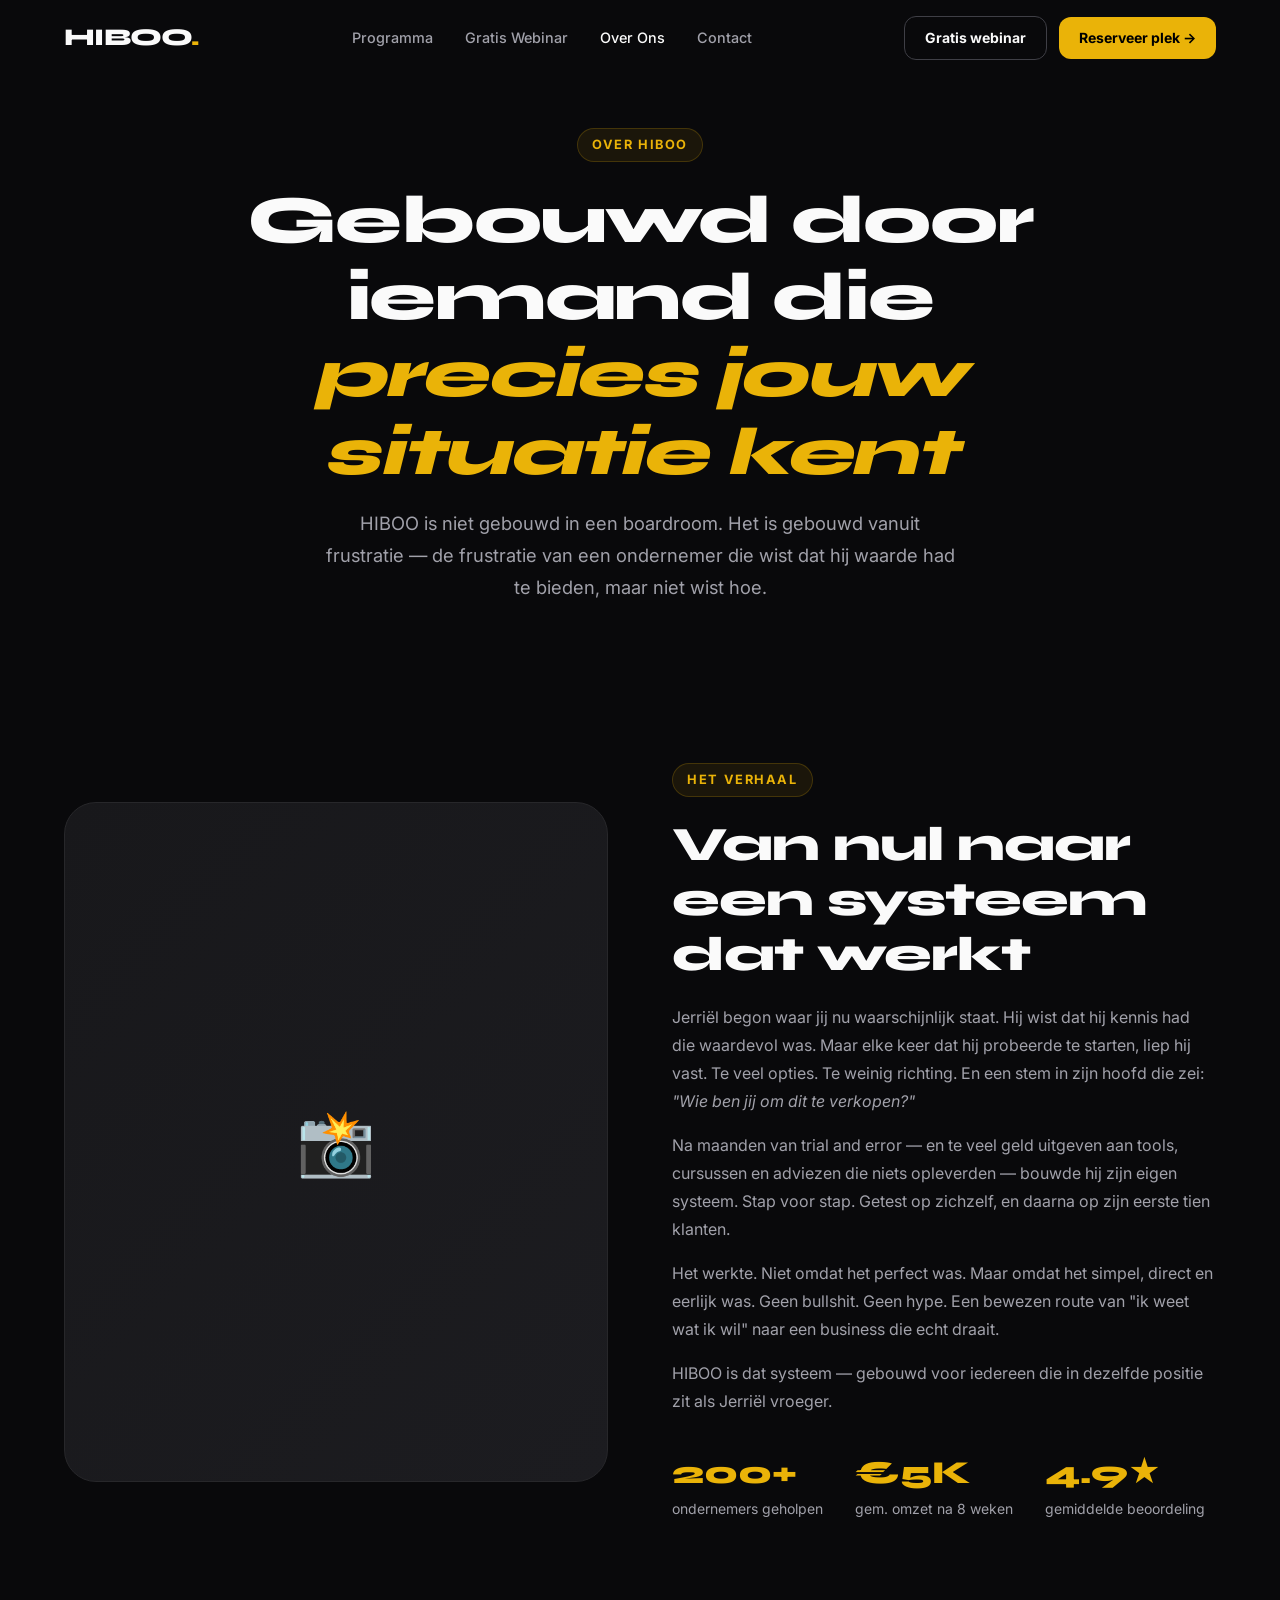
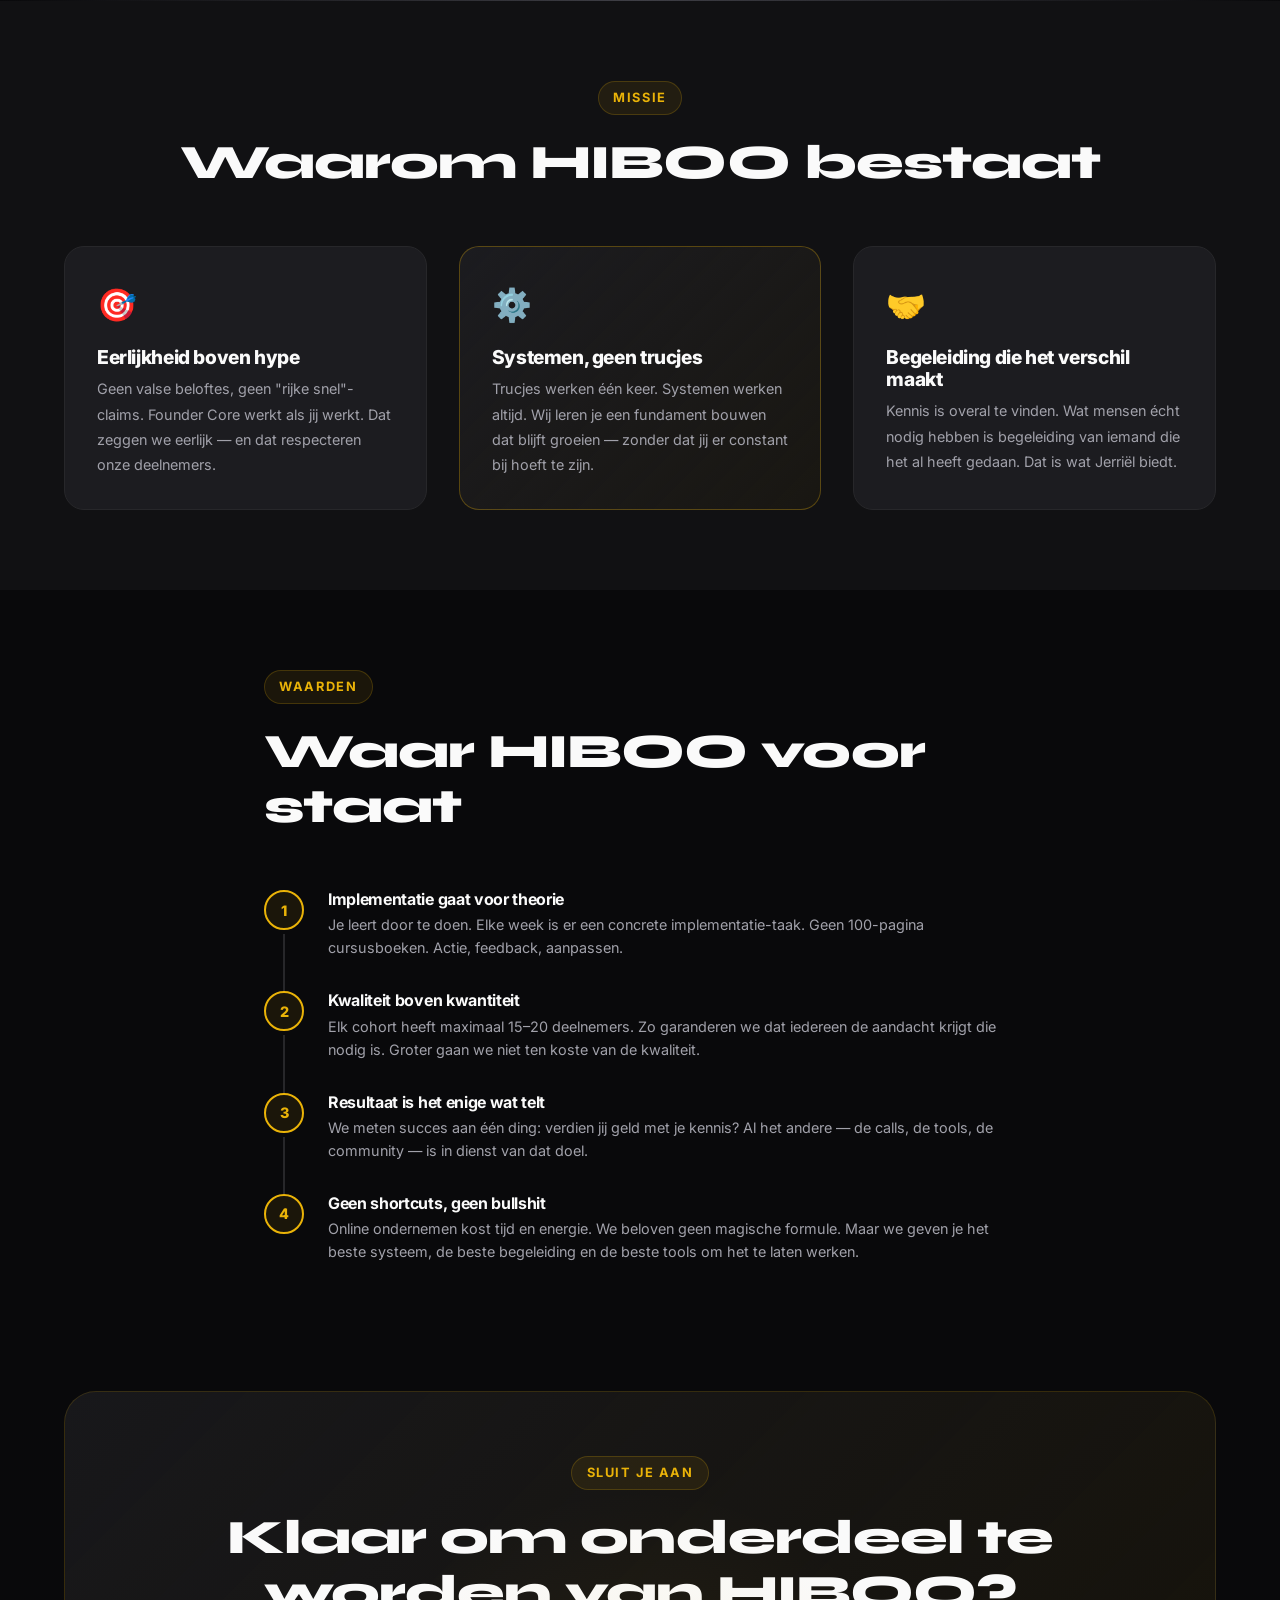
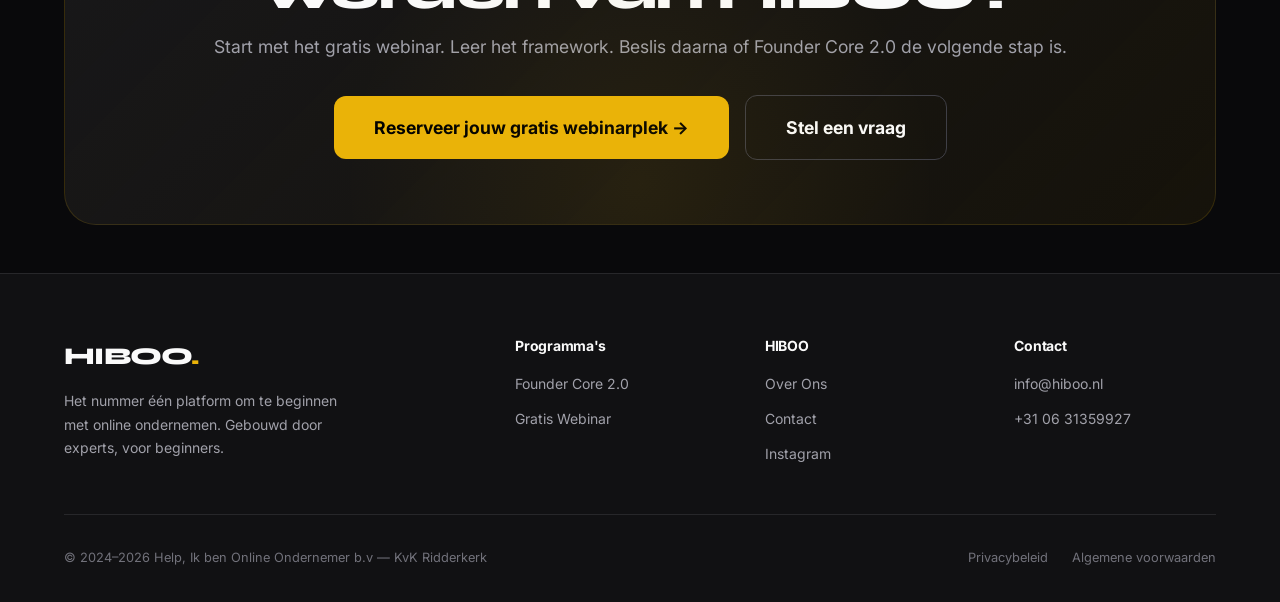
<file: over-ons.html>
<!DOCTYPE html>
<html lang="nl">
<head>
  <meta charset="UTF-8">
  <meta name="viewport" content="width=device-width, initial-scale=1.0">
  <title>Over Ons — HIBOO | Help, Ik ben Online Ondernemer</title>
  <meta name="description" content="HIBOO is gebouwd door experts, voor beginners. Leer wie Jerriël is, hoe HIBOO is ontstaan en waarom 200+ ondernemers ons vertrouwen.">
  <link rel="stylesheet" href="css/styles.css">
  <link rel="icon" href="data:image/svg+xml,<svg xmlns='http://www.w3.org/2000/svg' viewBox='0 0 100 100'><text y='.9em' font-size='90'>🐝</text></svg>">
</head>
<body>

<nav class="nav" role="navigation">
  <div class="nav-inner">
    <a href="index.html" class="nav-logo">HIBOO<span>.</span></a>
    <ul class="nav-links">
      <li><a href="programma.html">Programma</a></li>
      <li><a href="webinar.html">Gratis Webinar</a></li>
      <li><a href="over-ons.html" class="active">Over Ons</a></li>
      <li><a href="contact.html">Contact</a></li>
    </ul>
    <div class="nav-cta">
      <a href="webinar.html" class="btn btn-outline btn-sm">Gratis webinar</a>
      <a href="webinar.html" class="btn btn-primary btn-sm">Reserveer plek →</a>
    </div>
    <button class="nav-mobile-btn" aria-label="Menu openen">
      <svg width="24" height="24" viewBox="0 0 24 24" fill="none" stroke="currentColor" stroke-width="2"><line x1="3" y1="6" x2="21" y2="6"/><line x1="3" y1="12" x2="21" y2="12"/><line x1="3" y1="18" x2="21" y2="18"/></svg>
    </button>
  </div>
</nav>
<div class="nav-mobile">
  <a href="index.html">Home</a>
  <a href="programma.html">Programma</a>
  <a href="webinar.html">Gratis Webinar</a>
  <a href="over-ons.html">Over Ons</a>
  <a href="contact.html">Contact</a>
  <a href="webinar.html" class="btn btn-primary">Reserveer jouw gratis plek →</a>
</div>

<!-- HERO -->
<section style="padding-top:8rem;padding-bottom:5rem;">
  <div class="container" style="max-width:880px;text-align:center;">
    <span class="label">Over HIBOO</span>
    <h1 style="margin-bottom:1rem;">Gebouwd door iemand die<br><em style="color:var(--gold);">precies jouw situatie kent</em></h1>
    <p style="font-size:1.15rem;color:var(--muted);max-width:640px;margin-inline:auto;line-height:1.75;">HIBOO is niet gebouwd in een boardroom. Het is gebouwd vanuit frustratie — de frustratie van een ondernemer die wist dat hij waarde had te bieden, maar niet wist hoe.</p>
  </div>
</section>

<!-- JERRIËL STORY -->
<section class="section">
  <div class="container">
    <div class="grid-2" style="gap:4rem;align-items:center;">
      <div class="about-photo reveal">
        <span>📸</span>
      </div>
      <div class="reveal reveal-delay-1">
        <span class="label">Het verhaal</span>
        <h2 style="margin-bottom:1.25rem;">Van nul naar een systeem dat werkt</h2>
        <div style="display:flex;flex-direction:column;gap:1rem;">
          <p>Jerriël begon waar jij nu waarschijnlijk staat. Hij wist dat hij kennis had die waardevol was. Maar elke keer dat hij probeerde te starten, liep hij vast. Te veel opties. Te weinig richting. En een stem in zijn hoofd die zei: <em style="color:var(--muted);">"Wie ben jij om dit te verkopen?"</em></p>
          <p>Na maanden van trial and error — en te veel geld uitgeven aan tools, cursussen en adviezen die niets opleverden — bouwde hij zijn eigen systeem. Stap voor stap. Getest op zichzelf, en daarna op zijn eerste tien klanten.</p>
          <p>Het werkte. Niet omdat het perfect was. Maar omdat het simpel, direct en eerlijk was. Geen bullshit. Geen hype. Een bewezen route van "ik weet wat ik wil" naar een business die echt draait.</p>
          <p>HIBOO is dat systeem — gebouwd voor iedereen die in dezelfde positie zit als Jerriël vroeger.</p>
        </div>
        <div style="margin-top:2rem;display:flex;gap:2rem;flex-wrap:wrap;">
          <div>
            <div style="font-family:var(--font-disp);font-size:2rem;font-weight:800;color:var(--gold);">200+</div>
            <div style="font-size:.875rem;color:var(--muted);">ondernemers geholpen</div>
          </div>
          <div>
            <div style="font-family:var(--font-disp);font-size:2rem;font-weight:800;color:var(--gold);">€5K</div>
            <div style="font-size:.875rem;color:var(--muted);">gem. omzet na 8 weken</div>
          </div>
          <div>
            <div style="font-family:var(--font-disp);font-size:2rem;font-weight:800;color:var(--gold);">4.9★</div>
            <div style="font-size:.875rem;color:var(--muted);">gemiddelde beoordeling</div>
          </div>
        </div>
      </div>
    </div>
  </div>
</section>

<hr class="gradient-line">

<!-- MISSIE -->
<section class="section" style="background:var(--surface);">
  <div class="container">
    <div class="section-header center reveal">
      <span class="label">Missie</span>
      <h2 class="section-title">Waarom HIBOO bestaat</h2>
    </div>
    <div class="grid-3 reveal reveal-delay-1">
      <div class="card">
        <div style="font-size:2rem;margin-bottom:1rem;">🎯</div>
        <h4 style="margin-bottom:.5rem;">Eerlijkheid boven hype</h4>
        <p style="font-size:.9rem;">Geen valse beloftes, geen "rijke snel"-claims. Founder Core werkt als jij werkt. Dat zeggen we eerlijk — en dat respecteren onze deelnemers.</p>
      </div>
      <div class="card card-gold">
        <div style="font-size:2rem;margin-bottom:1rem;">⚙️</div>
        <h4 style="margin-bottom:.5rem;">Systemen, geen trucjes</h4>
        <p style="font-size:.9rem;">Trucjes werken één keer. Systemen werken altijd. Wij leren je een fundament bouwen dat blijft groeien — zonder dat jij er constant bij hoeft te zijn.</p>
      </div>
      <div class="card">
        <div style="font-size:2rem;margin-bottom:1rem;">🤝</div>
        <h4 style="margin-bottom:.5rem;">Begeleiding die het verschil maakt</h4>
        <p style="font-size:.9rem;">Kennis is overal te vinden. Wat mensen écht nodig hebben is begeleiding van iemand die het al heeft gedaan. Dat is wat Jerriël biedt.</p>
      </div>
    </div>
  </div>
</section>

<!-- WAARDEN -->
<section class="section">
  <div class="container" style="max-width:800px;">
    <div class="section-header reveal">
      <span class="label">Waarden</span>
      <h2 class="section-title">Waar HIBOO voor staat</h2>
    </div>
    <div class="steps reveal reveal-delay-1">
      <div class="step">
        <div class="step-num">1</div>
        <div class="step-line"></div>
        <div class="step-content">
          <h4>Implementatie gaat voor theorie</h4>
          <p>Je leert door te doen. Elke week is er een concrete implementatie-taak. Geen 100-pagina cursusboeken. Actie, feedback, aanpassen.</p>
        </div>
      </div>
      <div class="step">
        <div class="step-num">2</div>
        <div class="step-line"></div>
        <div class="step-content">
          <h4>Kwaliteit boven kwantiteit</h4>
          <p>Elk cohort heeft maximaal 15–20 deelnemers. Zo garanderen we dat iedereen de aandacht krijgt die nodig is. Groter gaan we niet ten koste van de kwaliteit.</p>
        </div>
      </div>
      <div class="step">
        <div class="step-num">3</div>
        <div class="step-line"></div>
        <div class="step-content">
          <h4>Resultaat is het enige wat telt</h4>
          <p>We meten succes aan één ding: verdien jij geld met je kennis? Al het andere — de calls, de tools, de community — is in dienst van dat doel.</p>
        </div>
      </div>
      <div class="step">
        <div class="step-num">4</div>
        <div class="step-content">
          <h4>Geen shortcuts, geen bullshit</h4>
          <p>Online ondernemen kost tijd en energie. We beloven geen magische formule. Maar we geven je het beste systeem, de beste begeleiding en de beste tools om het te laten werken.</p>
        </div>
      </div>
    </div>
  </div>
</section>

<!-- CTA -->
<section class="section-sm">
  <div class="container">
    <div class="cta-section reveal">
      <span class="label">Sluit je aan</span>
      <h2>Klaar om onderdeel te worden van HIBOO?</h2>
      <p>Start met het gratis webinar. Leer het framework. Beslis daarna of Founder Core 2.0 de volgende stap is.</p>
      <div class="cta-actions">
        <a href="webinar.html" class="btn btn-primary btn-lg">Reserveer jouw gratis webinarplek →</a>
        <a href="contact.html" class="btn btn-outline btn-lg">Stel een vraag</a>
      </div>
    </div>
  </div>
</section>

<footer class="footer">
  <div class="container">
    <div class="footer-grid">
      <div class="footer-brand">
        <div class="nav-logo">HIBOO<span style="color:var(--gold);">.</span></div>
        <p>Het nummer één platform om te beginnen met online ondernemen. Gebouwd door experts, voor beginners.</p>
      </div>
      <div class="footer-col">
        <h5>Programma's</h5>
        <ul>
          <li><a href="programma.html">Founder Core 2.0</a></li>
          <li><a href="webinar.html">Gratis Webinar</a></li>
        </ul>
      </div>
      <div class="footer-col">
        <h5>HIBOO</h5>
        <ul>
          <li><a href="over-ons.html">Over Ons</a></li>
          <li><a href="contact.html">Contact</a></li>
          <li><a href="https://www.instagram.com/hiboo.nl" target="_blank">Instagram</a></li>
        </ul>
      </div>
      <div class="footer-col">
        <h5>Contact</h5>
        <ul>
          <li><a href="mailto:info@hiboo.nl">info@hiboo.nl</a></li>
          <li><a href="tel:+31631359927">+31 06 31359927</a></li>
        </ul>
      </div>
    </div>
    <div class="footer-bottom">
      <p>© 2024–2026 Help, Ik ben Online Ondernemer b.v — KvK Ridderkerk</p>
      <div class="footer-links"><a href="#">Privacybeleid</a><a href="#">Algemene voorwaarden</a></div>
    </div>
  </div>
</footer>
<script src="js/main.js"></script>
</body>
</html>
</file>
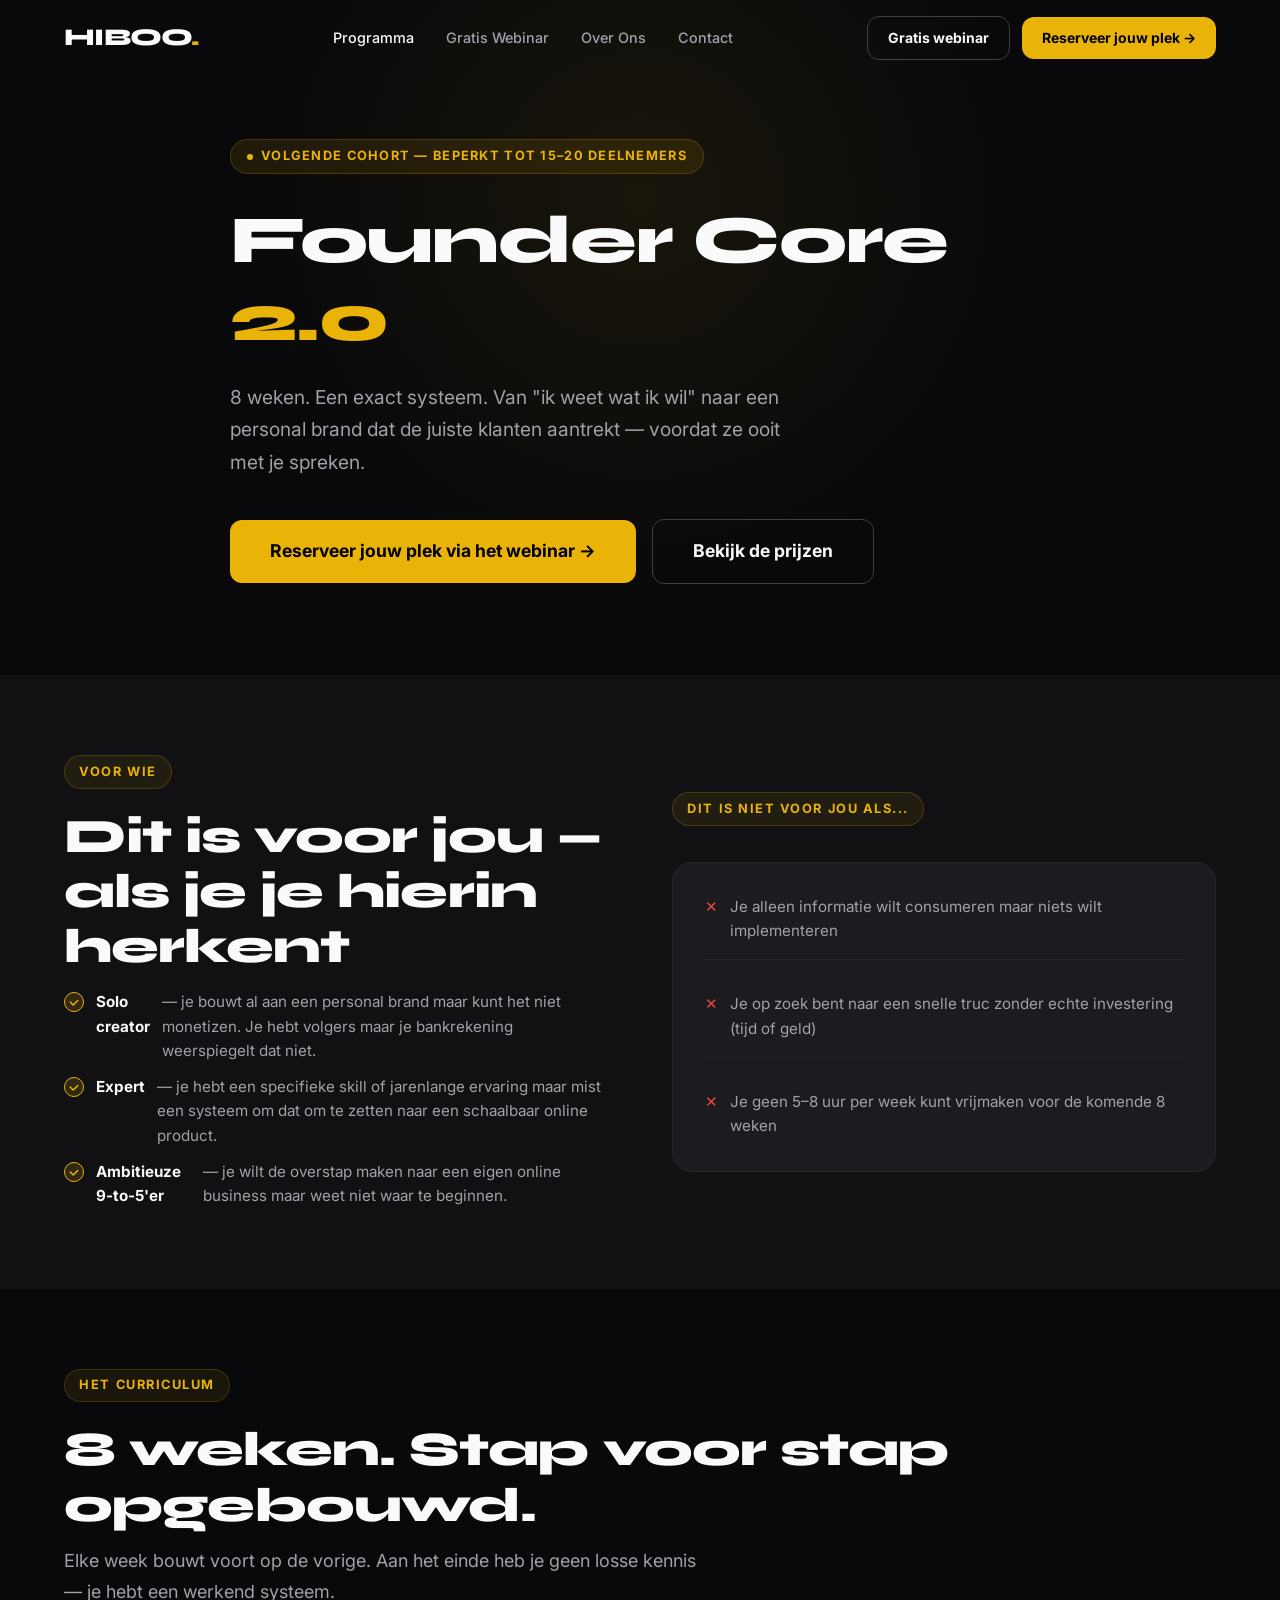
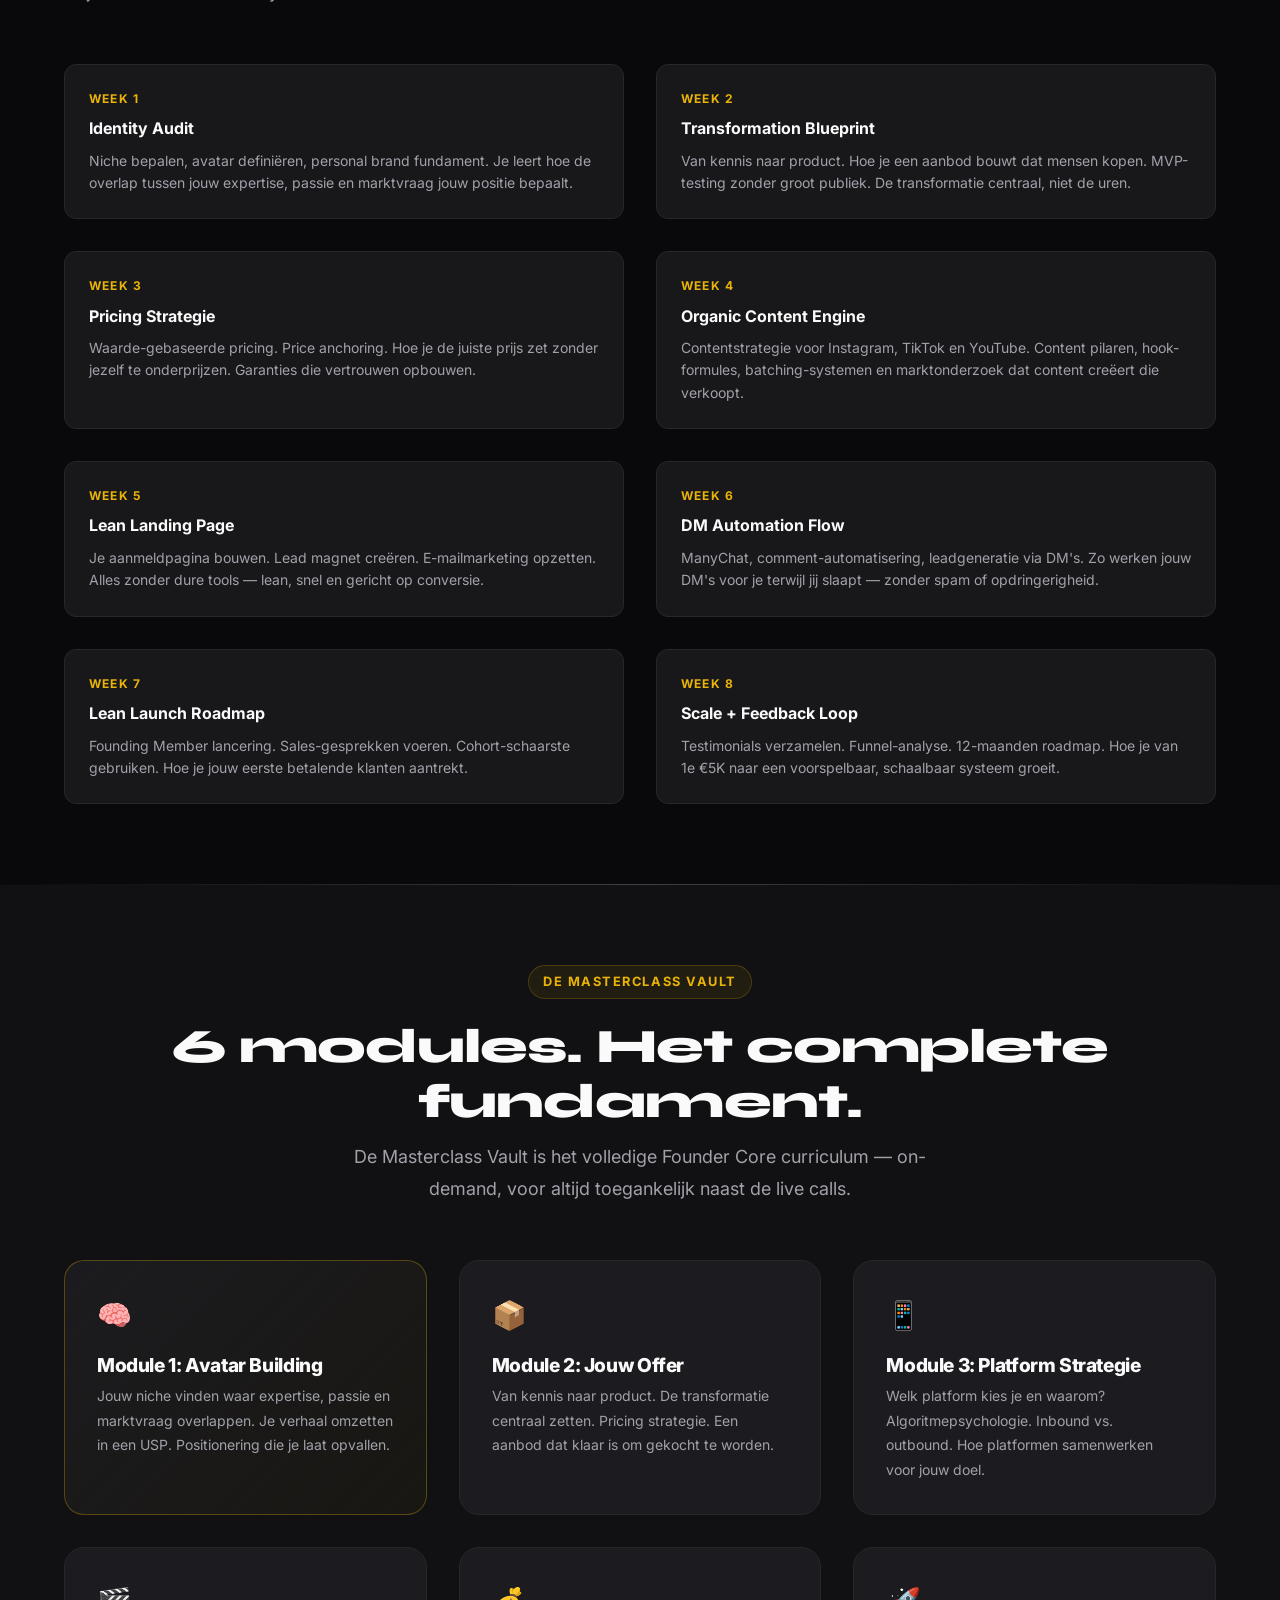
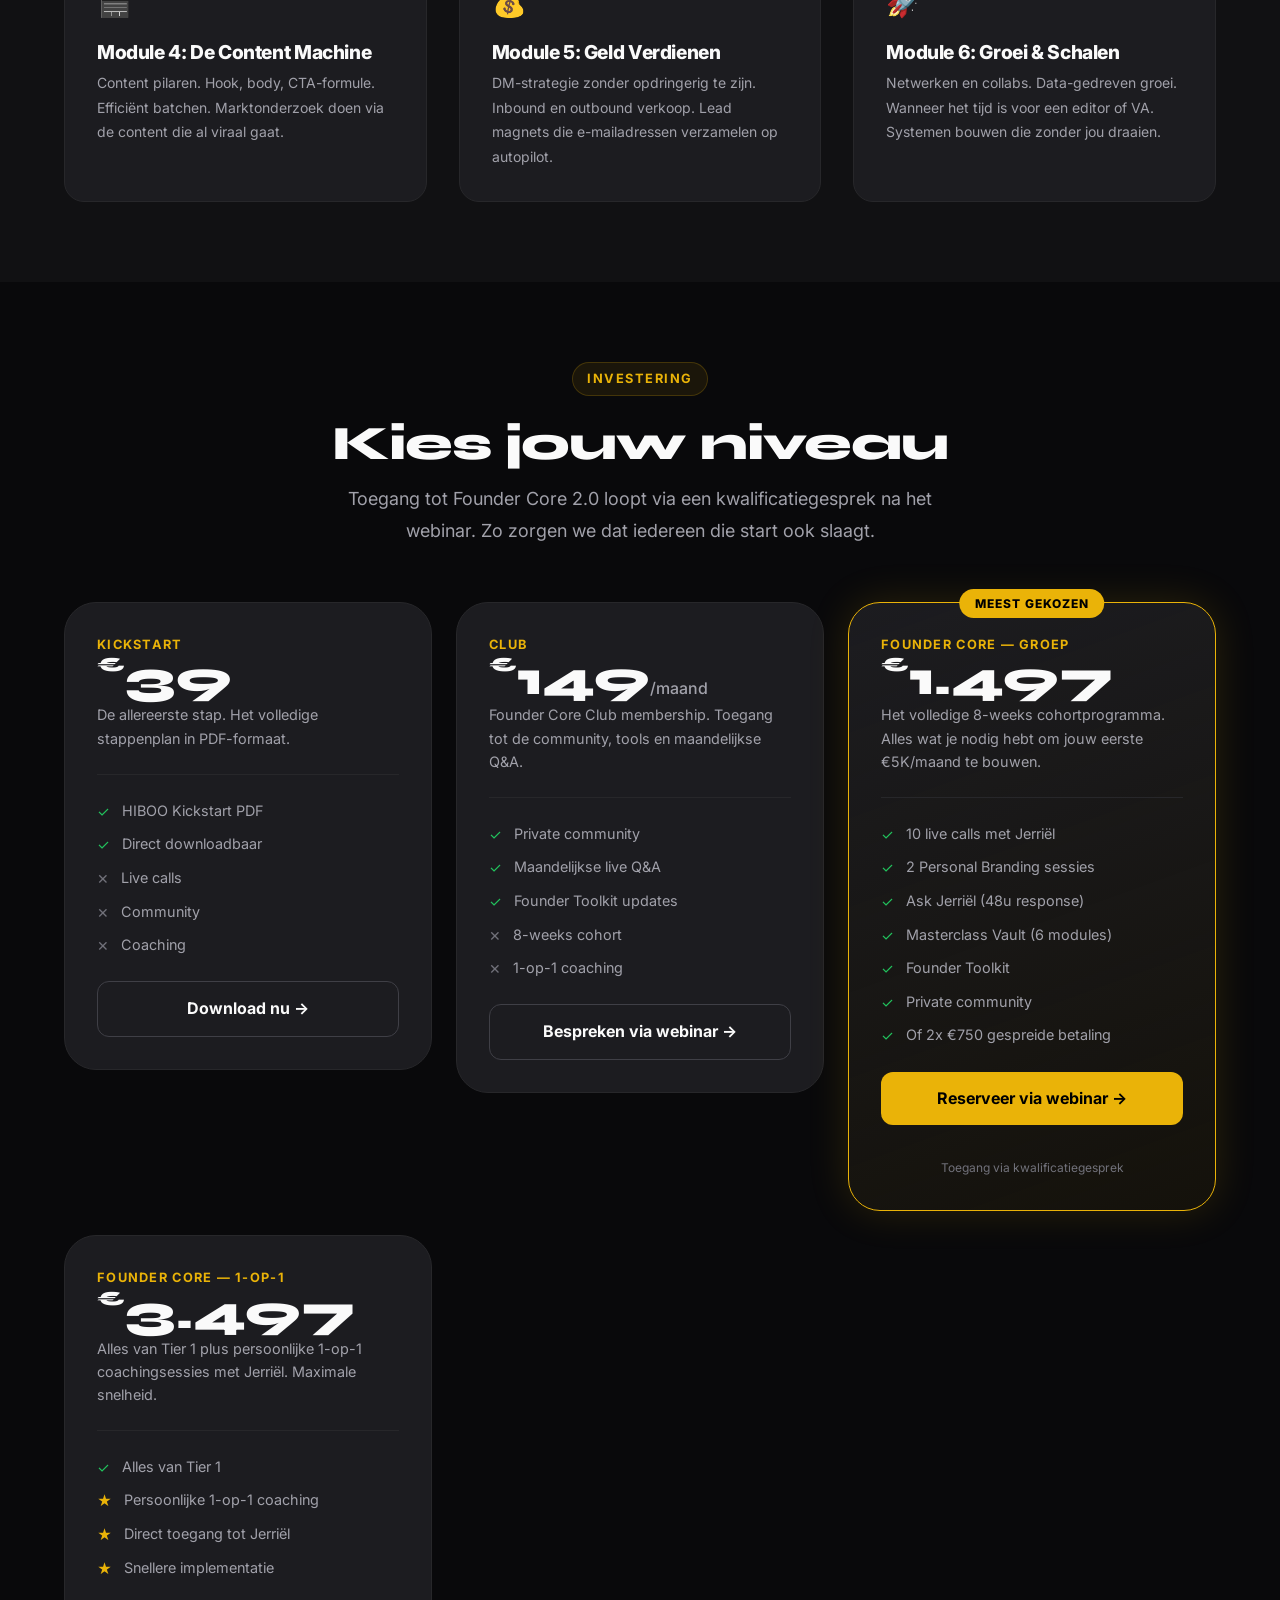
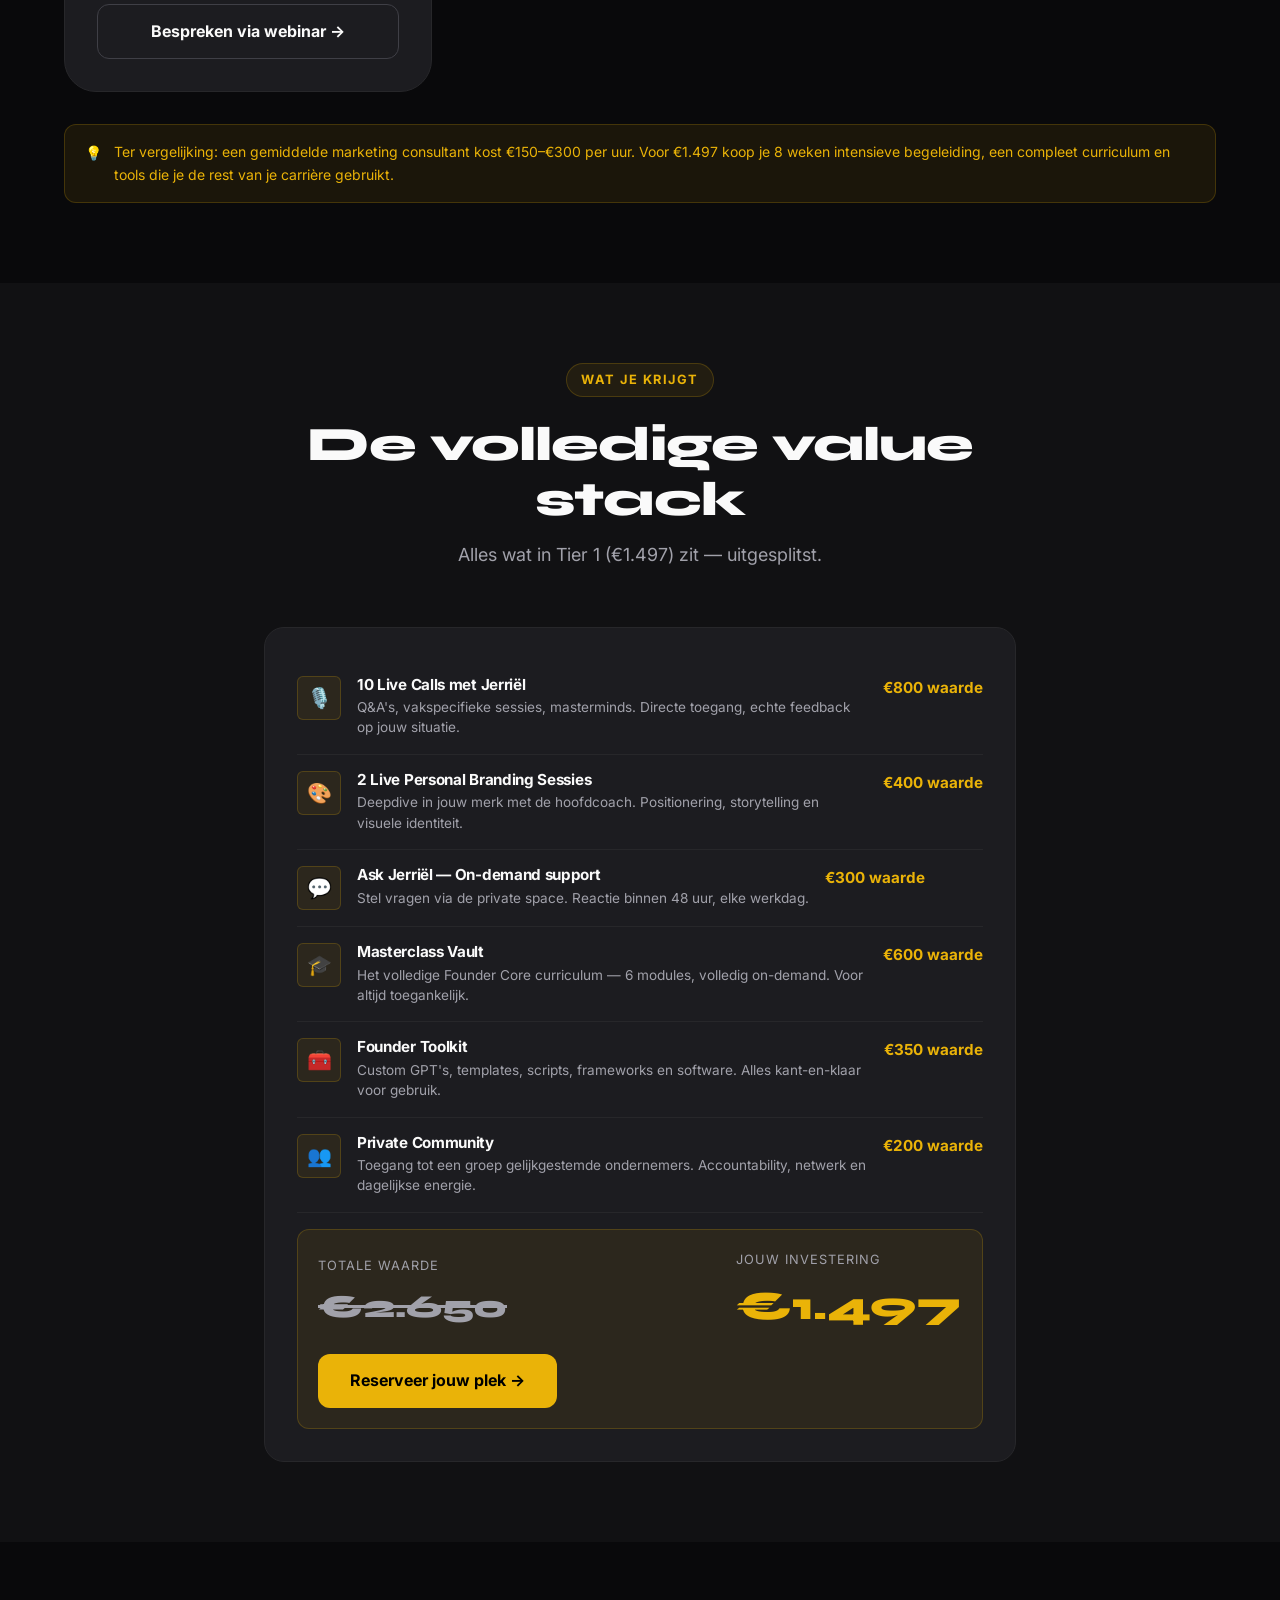
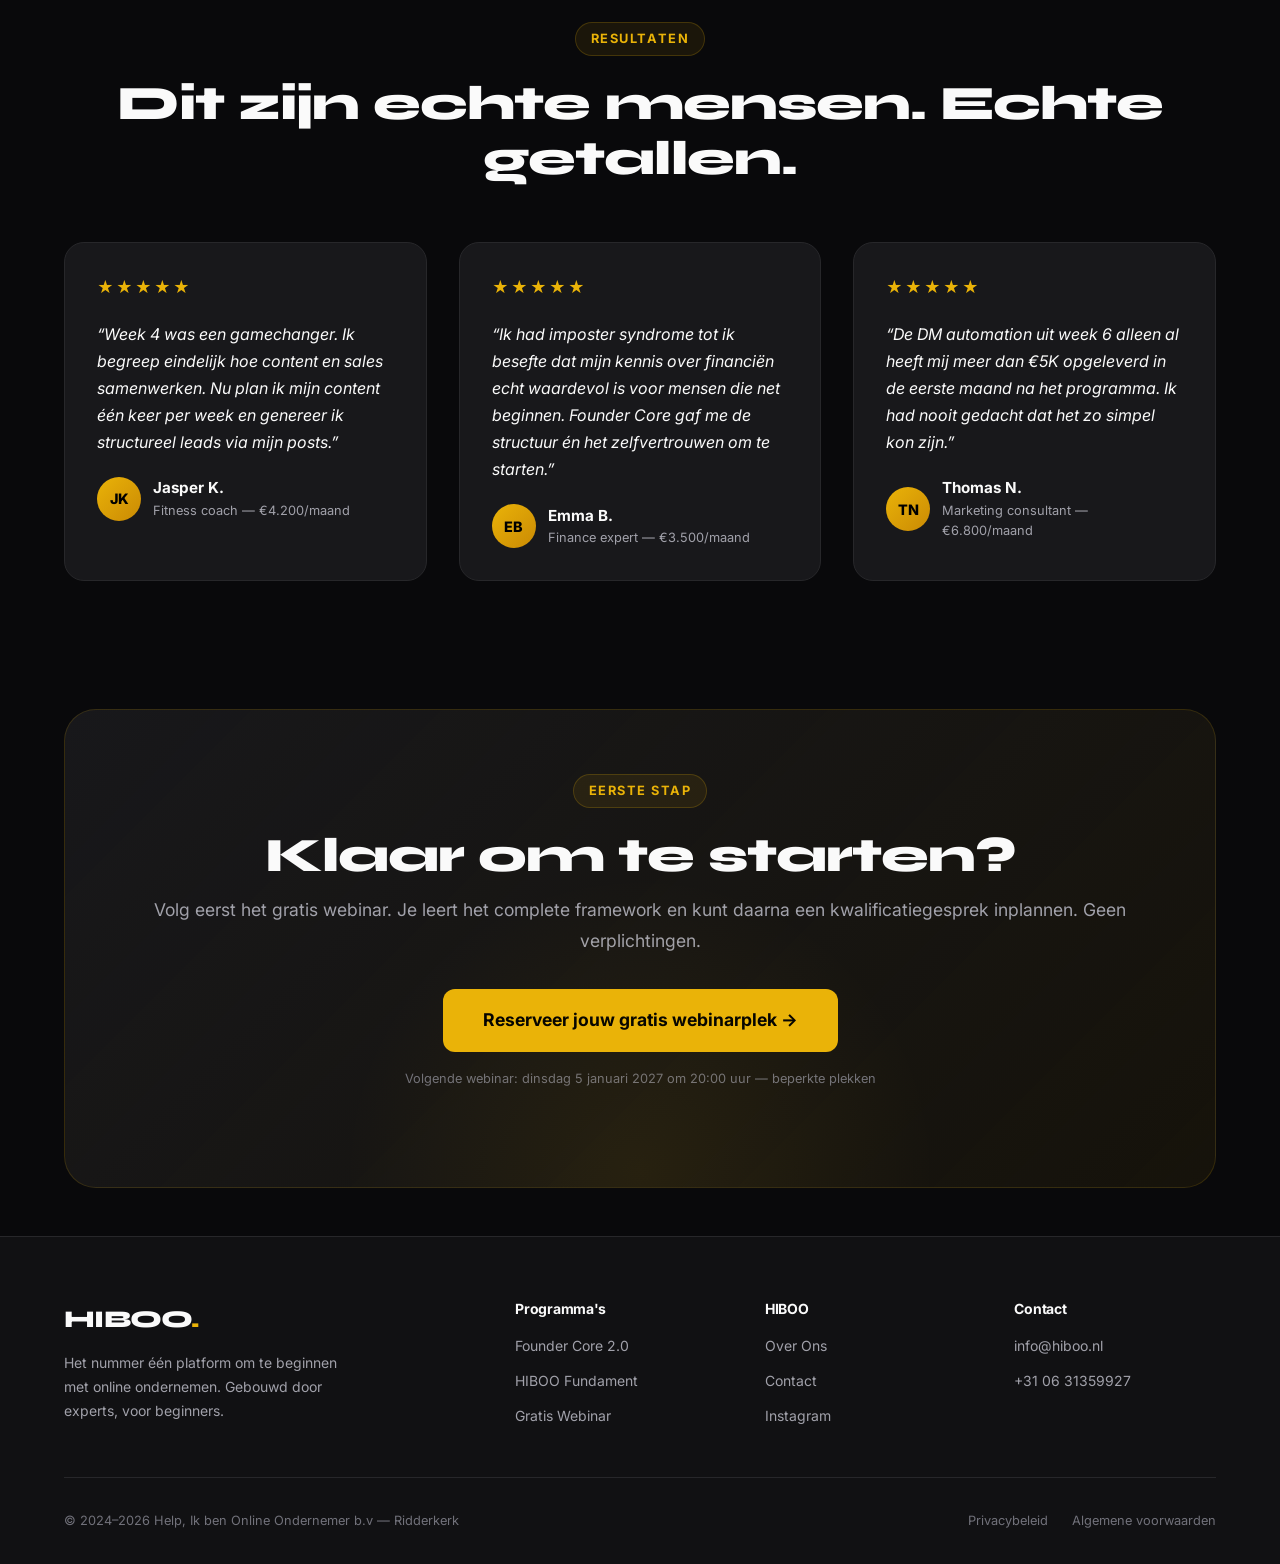
<file: programma.html>
<!DOCTYPE html>
<html lang="nl">
<head>
  <meta charset="UTF-8">
  <meta name="viewport" content="width=device-width, initial-scale=1.0">
  <title>Founder Core 2.0 — Het programma | HIBOO</title>
  <meta name="description" content="8 weken. Een bewezen systeem. Van nul naar een personal brand dat klanten aantrekt. Ontdek het volledige Founder Core 2.0 programma.">
  <link rel="stylesheet" href="css/styles.css">
  <link rel="icon" href="data:image/svg+xml,<svg xmlns='http://www.w3.org/2000/svg' viewBox='0 0 100 100'><text y='.9em' font-size='90'>🐝</text></svg>">
</head>
<body>

<!-- NAV -->
<nav class="nav" role="navigation">
  <div class="nav-inner">
    <a href="index.html" class="nav-logo">HIBOO<span>.</span></a>
    <ul class="nav-links">
      <li><a href="programma.html" class="active">Programma</a></li>
      <li><a href="webinar.html">Gratis Webinar</a></li>
      <li><a href="over-ons.html">Over Ons</a></li>
      <li><a href="contact.html">Contact</a></li>
    </ul>
    <div class="nav-cta">
      <a href="webinar.html" class="btn btn-outline btn-sm">Gratis webinar</a>
      <a href="webinar.html" class="btn btn-primary btn-sm">Reserveer jouw plek →</a>
    </div>
    <button class="nav-mobile-btn" aria-label="Menu openen">
      <svg width="24" height="24" viewBox="0 0 24 24" fill="none" stroke="currentColor" stroke-width="2"><line x1="3" y1="6" x2="21" y2="6"/><line x1="3" y1="12" x2="21" y2="12"/><line x1="3" y1="18" x2="21" y2="18"/></svg>
    </button>
  </div>
</nav>
<div class="nav-mobile">
  <a href="index.html">Home</a>
  <a href="programma.html">Programma</a>
  <a href="webinar.html">Gratis Webinar</a>
  <a href="over-ons.html">Over Ons</a>
  <a href="contact.html">Contact</a>
  <a href="webinar.html" class="btn btn-primary">Reserveer jouw gratis plek →</a>
</div>

<!-- HERO -->
<section class="hero" style="min-height:75vh;">
  <div class="container">
    <div class="hero-content">
      <div class="hero-badge">
        <span class="dot"></span>
        Volgende cohort — beperkt tot 15–20 deelnemers
      </div>
      <h1>Founder Core <em>2.0</em></h1>
      <p class="hero-sub">
        8 weken. Een exact systeem. Van "ik weet wat ik wil" naar een personal brand dat de juiste klanten aantrekt — voordat ze ooit met je spreken.
      </p>
      <div class="hero-actions">
        <a href="webinar.html" class="btn btn-primary btn-lg">Reserveer jouw plek via het webinar →</a>
        <a href="#prijzen" class="btn btn-outline btn-lg">Bekijk de prijzen</a>
      </div>
    </div>
  </div>
</section>

<!-- VOOR WIE -->
<section class="section" style="background:var(--surface);">
  <div class="container">
    <div class="grid-2 reveal" style="align-items:center;gap:4rem;">
      <div>
        <span class="label">Voor wie</span>
        <h2 style="margin-bottom:1rem;">Dit is voor jou — als je je hierin herkent</h2>
        <div class="check-list">
          <li><strong>Solo creator</strong> — je bouwt al aan een personal brand maar kunt het niet monetizen. Je hebt volgers maar je bankrekening weerspiegelt dat niet.</li>
          <li><strong>Expert</strong> — je hebt een specifieke skill of jarenlange ervaring maar mist een systeem om dat om te zetten naar een schaalbaar online product.</li>
          <li><strong>Ambitieuze 9-to-5'er</strong> — je wilt de overstap maken naar een eigen online business maar weet niet waar te beginnen.</li>
        </div>
      </div>
      <div class="reveal reveal-delay-1">
        <span class="label">Dit is NIET voor jou als...</span>
        <div class="card" style="margin-top:1rem;">
          <ul class="flex-col gap-2" style="padding-left:0;">
            <li style="display:flex;gap:.75rem;color:var(--muted);font-size:.95rem;padding-bottom:1rem;border-bottom:1px solid var(--border);">
              <span style="color:var(--danger);">✕</span>
              Je alleen informatie wilt consumeren maar niets wilt implementeren
            </li>
            <li style="display:flex;gap:.75rem;color:var(--muted);font-size:.95rem;padding-block:1rem;border-bottom:1px solid var(--border);">
              <span style="color:var(--danger);">✕</span>
              Je op zoek bent naar een snelle truc zonder echte investering (tijd of geld)
            </li>
            <li style="display:flex;gap:.75rem;color:var(--muted);font-size:.95rem;padding-top:1rem;">
              <span style="color:var(--danger);">✕</span>
              Je geen 5–8 uur per week kunt vrijmaken voor de komende 8 weken
            </li>
          </ul>
        </div>
      </div>
    </div>
  </div>
</section>

<!-- 8 WEKEN CURRICULUM -->
<section class="section">
  <div class="container">
    <div class="section-header reveal">
      <span class="label">Het curriculum</span>
      <h2 class="section-title">8 weken. Stap voor stap opgebouwd.</h2>
      <p class="section-sub">Elke week bouwt voort op de vorige. Aan het einde heb je geen losse kennis — je hebt een werkend systeem.</p>
    </div>

    <div class="grid-2 reveal reveal-delay-1">
      <div class="week-card">
        <div class="week-number">Week 1</div>
        <div class="week-title">Identity Audit</div>
        <div class="week-desc">Niche bepalen, avatar definiëren, personal brand fundament. Je leert hoe de overlap tussen jouw expertise, passie en marktvraag jouw positie bepaalt.</div>
      </div>
      <div class="week-card">
        <div class="week-number">Week 2</div>
        <div class="week-title">Transformation Blueprint</div>
        <div class="week-desc">Van kennis naar product. Hoe je een aanbod bouwt dat mensen kopen. MVP-testing zonder groot publiek. De transformatie centraal, niet de uren.</div>
      </div>
      <div class="week-card">
        <div class="week-number">Week 3</div>
        <div class="week-title">Pricing Strategie</div>
        <div class="week-desc">Waarde-gebaseerde pricing. Price anchoring. Hoe je de juiste prijs zet zonder jezelf te onderprijzen. Garanties die vertrouwen opbouwen.</div>
      </div>
      <div class="week-card">
        <div class="week-number">Week 4</div>
        <div class="week-title">Organic Content Engine</div>
        <div class="week-desc">Contentstrategie voor Instagram, TikTok en YouTube. Content pilaren, hook-formules, batching-systemen en marktonderzoek dat content creëert die verkoopt.</div>
      </div>
      <div class="week-card">
        <div class="week-number">Week 5</div>
        <div class="week-title">Lean Landing Page</div>
        <div class="week-desc">Je aanmeldpagina bouwen. Lead magnet creëren. E-mailmarketing opzetten. Alles zonder dure tools — lean, snel en gericht op conversie.</div>
      </div>
      <div class="week-card">
        <div class="week-number">Week 6</div>
        <div class="week-title">DM Automation Flow</div>
        <div class="week-desc">ManyChat, comment-automatisering, leadgeneratie via DM's. Zo werken jouw DM's voor je terwijl jij slaapt — zonder spam of opdringerigheid.</div>
      </div>
      <div class="week-card">
        <div class="week-number">Week 7</div>
        <div class="week-title">Lean Launch Roadmap</div>
        <div class="week-desc">Founding Member lancering. Sales-gesprekken voeren. Cohort-schaarste gebruiken. Hoe je jouw eerste betalende klanten aantrekt.</div>
      </div>
      <div class="week-card">
        <div class="week-number">Week 8</div>
        <div class="week-title">Scale + Feedback Loop</div>
        <div class="week-desc">Testimonials verzamelen. Funnel-analyse. 12-maanden roadmap. Hoe je van 1e €5K naar een voorspelbaar, schaalbaar systeem groeit.</div>
      </div>
    </div>
  </div>
</section>

<hr class="gradient-line">

<!-- MODULES DIEPTE -->
<section class="section" style="background:var(--surface);">
  <div class="container">
    <div class="section-header center reveal">
      <span class="label">De Masterclass Vault</span>
      <h2 class="section-title">6 modules. Het complete fundament.</h2>
      <p class="section-sub">De Masterclass Vault is het volledige Founder Core curriculum — on-demand, voor altijd toegankelijk naast de live calls.</p>
    </div>

    <div class="grid-3 reveal reveal-delay-1">
      <div class="card card-gold">
        <div style="font-size:1.75rem;margin-bottom:1rem;">🧠</div>
        <h4 style="margin-bottom:.5rem;">Module 1: Avatar Building</h4>
        <p style="font-size:.875rem;">Jouw niche vinden waar expertise, passie en marktvraag overlappen. Je verhaal omzetten in een USP. Positionering die je laat opvallen.</p>
      </div>
      <div class="card">
        <div style="font-size:1.75rem;margin-bottom:1rem;">📦</div>
        <h4 style="margin-bottom:.5rem;">Module 2: Jouw Offer</h4>
        <p style="font-size:.875rem;">Van kennis naar product. De transformatie centraal zetten. Pricing strategie. Een aanbod dat klaar is om gekocht te worden.</p>
      </div>
      <div class="card">
        <div style="font-size:1.75rem;margin-bottom:1rem;">📱</div>
        <h4 style="margin-bottom:.5rem;">Module 3: Platform Strategie</h4>
        <p style="font-size:.875rem;">Welk platform kies je en waarom? Algoritmepsychologie. Inbound vs. outbound. Hoe platformen samenwerken voor jouw doel.</p>
      </div>
      <div class="card">
        <div style="font-size:1.75rem;margin-bottom:1rem;">🎬</div>
        <h4 style="margin-bottom:.5rem;">Module 4: De Content Machine</h4>
        <p style="font-size:.875rem;">Content pilaren. Hook, body, CTA-formule. Efficiënt batchen. Marktonderzoek doen via de content die al viraal gaat.</p>
      </div>
      <div class="card">
        <div style="font-size:1.75rem;margin-bottom:1rem;">💰</div>
        <h4 style="margin-bottom:.5rem;">Module 5: Geld Verdienen</h4>
        <p style="font-size:.875rem;">DM-strategie zonder opdringerig te zijn. Inbound en outbound verkoop. Lead magnets die e-mailadressen verzamelen op autopilot.</p>
      </div>
      <div class="card">
        <div style="font-size:1.75rem;margin-bottom:1rem;">🚀</div>
        <h4 style="margin-bottom:.5rem;">Module 6: Groei & Schalen</h4>
        <p style="font-size:.875rem;">Netwerken en collabs. Data-gedreven groei. Wanneer het tijd is voor een editor of VA. Systemen bouwen die zonder jou draaien.</p>
      </div>
    </div>
  </div>
</section>

<!-- PRIJZEN -->
<section class="section" id="prijzen">
  <div class="container">
    <div class="section-header center reveal">
      <span class="label">Investering</span>
      <h2 class="section-title">Kies jouw niveau</h2>
      <p class="section-sub">Toegang tot Founder Core 2.0 loopt via een kwalificatiegesprek na het webinar. Zo zorgen we dat iedereen die start ook slaagt.</p>
    </div>

    <div class="pricing-grid reveal reveal-delay-1">
      <!-- Tier 4 -->
      <div class="pricing-card">
        <div>
          <div class="pricing-name">Kickstart</div>
          <div class="pricing-price"><sup>€</sup>39</div>
          <div class="pricing-desc">De allereerste stap. Het volledige stappenplan in PDF-formaat.</div>
        </div>
        <hr class="pricing-divider">
        <div class="pricing-features">
          <div class="pricing-feature"><span class="icon-check">✓</span> HIBOO Kickstart PDF</div>
          <div class="pricing-feature"><span class="icon-check">✓</span> Direct downloadbaar</div>
          <div class="pricing-feature"><span class="icon-cross" style="color:var(--dim);">✕</span> Live calls</div>
          <div class="pricing-feature"><span class="icon-cross" style="color:var(--dim);">✕</span> Community</div>
          <div class="pricing-feature"><span class="icon-cross" style="color:var(--dim);">✕</span> Coaching</div>
        </div>
        <a href="https://hiboo.plugandpay.com/checkout/hiboo-fundament" class="btn btn-outline btn-full" target="_blank">Download nu →</a>
      </div>

      <!-- Tier 3 -->
      <div class="pricing-card">
        <div>
          <div class="pricing-name">Club</div>
          <div class="pricing-price"><sup>€</sup>149<span class="period">/maand</span></div>
          <div class="pricing-desc">Founder Core Club membership. Toegang tot de community, tools en maandelijkse Q&A.</div>
        </div>
        <hr class="pricing-divider">
        <div class="pricing-features">
          <div class="pricing-feature"><span class="icon-check">✓</span> Private community</div>
          <div class="pricing-feature"><span class="icon-check">✓</span> Maandelijkse live Q&A</div>
          <div class="pricing-feature"><span class="icon-check">✓</span> Founder Toolkit updates</div>
          <div class="pricing-feature"><span class="icon-cross" style="color:var(--dim);">✕</span> 8-weeks cohort</div>
          <div class="pricing-feature"><span class="icon-cross" style="color:var(--dim);">✕</span> 1-op-1 coaching</div>
        </div>
        <a href="webinar.html" class="btn btn-outline btn-full">Bespreken via webinar →</a>
      </div>

      <!-- Tier 1 - FEATURED -->
      <div class="pricing-card featured">
        <div class="pricing-popular">Meest gekozen</div>
        <div>
          <div class="pricing-name">Founder Core — Groep</div>
          <div class="pricing-price"><sup>€</sup>1.497</div>
          <div class="pricing-desc">Het volledige 8-weeks cohortprogramma. Alles wat je nodig hebt om jouw eerste €5K/maand te bouwen.</div>
        </div>
        <hr class="pricing-divider">
        <div class="pricing-features">
          <div class="pricing-feature"><span class="icon-check">✓</span> 10 live calls met Jerriël</div>
          <div class="pricing-feature"><span class="icon-check">✓</span> 2 Personal Branding sessies</div>
          <div class="pricing-feature"><span class="icon-check">✓</span> Ask Jerriël (48u response)</div>
          <div class="pricing-feature"><span class="icon-check">✓</span> Masterclass Vault (6 modules)</div>
          <div class="pricing-feature"><span class="icon-check">✓</span> Founder Toolkit</div>
          <div class="pricing-feature"><span class="icon-check">✓</span> Private community</div>
          <div class="pricing-feature"><span class="icon-check">✓</span> Of 2x €750 gespreide betaling</div>
        </div>
        <a href="webinar.html" class="btn btn-primary btn-full">Reserveer via webinar →</a>
        <p style="text-align:center;font-size:.75rem;color:var(--dim);margin-top:.5rem;">Toegang via kwalificatiegesprek</p>
      </div>

      <!-- Tier 2 -->
      <div class="pricing-card">
        <div>
          <div class="pricing-name">Founder Core — 1-op-1</div>
          <div class="pricing-price"><sup>€</sup>3.497</div>
          <div class="pricing-desc">Alles van Tier 1 plus persoonlijke 1-op-1 coachingsessies met Jerriël. Maximale snelheid.</div>
        </div>
        <hr class="pricing-divider">
        <div class="pricing-features">
          <div class="pricing-feature"><span class="icon-check">✓</span> Alles van Tier 1</div>
          <div class="pricing-feature"><span class="icon-check" style="color:var(--gold);">★</span> Persoonlijke 1-op-1 coaching</div>
          <div class="pricing-feature"><span class="icon-check" style="color:var(--gold);">★</span> Direct toegang tot Jerriël</div>
          <div class="pricing-feature"><span class="icon-check" style="color:var(--gold);">★</span> Snellere implementatie</div>
        </div>
        <a href="webinar.html" class="btn btn-outline btn-full">Bespreken via webinar →</a>
      </div>
    </div>

    <!-- Price anchoring notice -->
    <div class="notice reveal" style="margin-top:2rem;">
      <span class="icon">💡</span>
      <span>Ter vergelijking: een gemiddelde marketing consultant kost €150–€300 per uur. Voor €1.497 koop je 8 weken intensieve begeleiding, een compleet curriculum en tools die je de rest van je carrière gebruikt.</span>
    </div>
  </div>
</section>

<!-- VALUE STACK -->
<section class="section" style="background:var(--surface);">
  <div class="container" style="max-width:800px;">
    <div class="section-header center reveal">
      <span class="label">Wat je krijgt</span>
      <h2 class="section-title">De volledige value stack</h2>
      <p class="section-sub">Alles wat in Tier 1 (€1.497) zit — uitgesplitst.</p>
    </div>

    <div class="card reveal reveal-delay-1">
      <div class="value-item">
        <div class="value-icon">🎙️</div>
        <div class="value-text">
          <h4>10 Live Calls met Jerriël</h4>
          <p>Q&A's, vakspecifieke sessies, masterminds. Directe toegang, echte feedback op jouw situatie.</p>
        </div>
        <div class="value-price">€800 waarde</div>
      </div>
      <div class="value-item">
        <div class="value-icon">🎨</div>
        <div class="value-text">
          <h4>2 Live Personal Branding Sessies</h4>
          <p>Deepdive in jouw merk met de hoofdcoach. Positionering, storytelling en visuele identiteit.</p>
        </div>
        <div class="value-price">€400 waarde</div>
      </div>
      <div class="value-item">
        <div class="value-icon">💬</div>
        <div class="value-text">
          <h4>Ask Jerriël — On-demand support</h4>
          <p>Stel vragen via de private space. Reactie binnen 48 uur, elke werkdag.</p>
        </div>
        <div class="value-price">€300 waarde</div>
      </div>
      <div class="value-item">
        <div class="value-icon">🎓</div>
        <div class="value-text">
          <h4>Masterclass Vault</h4>
          <p>Het volledige Founder Core curriculum — 6 modules, volledig on-demand. Voor altijd toegankelijk.</p>
        </div>
        <div class="value-price">€600 waarde</div>
      </div>
      <div class="value-item">
        <div class="value-icon">🧰</div>
        <div class="value-text">
          <h4>Founder Toolkit</h4>
          <p>Custom GPT's, templates, scripts, frameworks en software. Alles kant-en-klaar voor gebruik.</p>
        </div>
        <div class="value-price">€350 waarde</div>
      </div>
      <div class="value-item">
        <div class="value-icon">👥</div>
        <div class="value-text">
          <h4>Private Community</h4>
          <p>Toegang tot een groep gelijkgestemde ondernemers. Accountability, netwerk en dagelijkse energie.</p>
        </div>
        <div class="value-price">€200 waarde</div>
      </div>

      <div style="background:var(--gold-bg);border:1px solid rgba(234,179,8,.2);border-radius:var(--radius);padding:1.25rem;margin-top:1rem;display:flex;align-items:center;justify-content:space-between;flex-wrap:wrap;gap:1rem;">
        <div>
          <div style="font-size:.8rem;color:var(--muted);text-transform:uppercase;letter-spacing:.08em;margin-bottom:.25rem;">Totale waarde</div>
          <div style="font-family:var(--font-disp);font-size:2rem;font-weight:800;text-decoration:line-through;color:var(--muted);">€2.650</div>
        </div>
        <div>
          <div style="font-size:.8rem;color:var(--muted);text-transform:uppercase;letter-spacing:.08em;margin-bottom:.25rem;">Jouw investering</div>
          <div style="font-family:var(--font-disp);font-size:2.5rem;font-weight:800;color:var(--gold);">€1.497</div>
        </div>
        <a href="webinar.html" class="btn btn-primary">Reserveer jouw plek →</a>
      </div>
    </div>
  </div>
</section>

<!-- TESTIMONIALS -->
<section class="section">
  <div class="container">
    <div class="section-header center reveal">
      <span class="label">Resultaten</span>
      <h2 class="section-title">Dit zijn echte mensen. Echte getallen.</h2>
    </div>
    <div class="grid-3 reveal reveal-delay-1">
      <div class="testimonial-card">
        <div class="stars">★★★★★</div>
        <p class="testimonial-quote">Week 4 was een gamechanger. Ik begreep eindelijk hoe content en sales samenwerken. Nu plan ik mijn content één keer per week en genereer ik structureel leads via mijn posts.</p>
        <div class="testimonial-author">
          <div class="testimonial-avatar">JK</div>
          <div>
            <div class="testimonial-name">Jasper K.</div>
            <div class="testimonial-role">Fitness coach — €4.200/maand</div>
          </div>
        </div>
      </div>
      <div class="testimonial-card">
        <div class="stars">★★★★★</div>
        <p class="testimonial-quote">Ik had imposter syndrome tot ik besefte dat mijn kennis over financiën echt waardevol is voor mensen die net beginnen. Founder Core gaf me de structuur én het zelfvertrouwen om te starten.</p>
        <div class="testimonial-author">
          <div class="testimonial-avatar">EB</div>
          <div>
            <div class="testimonial-name">Emma B.</div>
            <div class="testimonial-role">Finance expert — €3.500/maand</div>
          </div>
        </div>
      </div>
      <div class="testimonial-card">
        <div class="stars">★★★★★</div>
        <p class="testimonial-quote">De DM automation uit week 6 alleen al heeft mij meer dan €5K opgeleverd in de eerste maand na het programma. Ik had nooit gedacht dat het zo simpel kon zijn.</p>
        <div class="testimonial-author">
          <div class="testimonial-avatar">TN</div>
          <div>
            <div class="testimonial-name">Thomas N.</div>
            <div class="testimonial-role">Marketing consultant — €6.800/maand</div>
          </div>
        </div>
      </div>
    </div>
  </div>
</section>

<!-- FINAL CTA -->
<section class="section-sm">
  <div class="container">
    <div class="cta-section reveal">
      <span class="label">Eerste stap</span>
      <h2>Klaar om te starten?</h2>
      <p>Volg eerst het gratis webinar. Je leert het complete framework en kunt daarna een kwalificatiegesprek inplannen. Geen verplichtingen.</p>
      <div class="cta-actions">
        <a href="webinar.html" class="btn btn-primary btn-lg">Reserveer jouw gratis webinarplek →</a>
      </div>
      <p style="margin-top:1rem;font-size:.8rem;color:var(--dim);">Volgende webinar: <span class="webinar-date-display">binnenkort</span> — beperkte plekken</p>
    </div>
  </div>
</section>

<!-- FOOTER -->
<footer class="footer">
  <div class="container">
    <div class="footer-grid">
      <div class="footer-brand">
        <div class="nav-logo">HIBOO<span style="color:var(--gold);">.</span></div>
        <p>Het nummer één platform om te beginnen met online ondernemen. Gebouwd door experts, voor beginners.</p>
      </div>
      <div class="footer-col">
        <h5>Programma's</h5>
        <ul>
          <li><a href="programma.html">Founder Core 2.0</a></li>
          <li><a href="https://hiboo.plugandpay.com/checkout/hiboo-fundament" target="_blank">HIBOO Fundament</a></li>
          <li><a href="webinar.html">Gratis Webinar</a></li>
        </ul>
      </div>
      <div class="footer-col">
        <h5>HIBOO</h5>
        <ul>
          <li><a href="over-ons.html">Over Ons</a></li>
          <li><a href="contact.html">Contact</a></li>
          <li><a href="https://www.instagram.com/hiboo.nl" target="_blank">Instagram</a></li>
        </ul>
      </div>
      <div class="footer-col">
        <h5>Contact</h5>
        <ul>
          <li><a href="mailto:info@hiboo.nl">info@hiboo.nl</a></li>
          <li><a href="tel:+31631359927">+31 06 31359927</a></li>
        </ul>
      </div>
    </div>
    <div class="footer-bottom">
      <p>© 2024–2026 Help, Ik ben Online Ondernemer b.v — Ridderkerk</p>
      <div class="footer-links">
        <a href="#">Privacybeleid</a>
        <a href="#">Algemene voorwaarden</a>
      </div>
    </div>
  </div>
</footer>

<script src="js/main.js"></script>
</body>
</html>
</file>
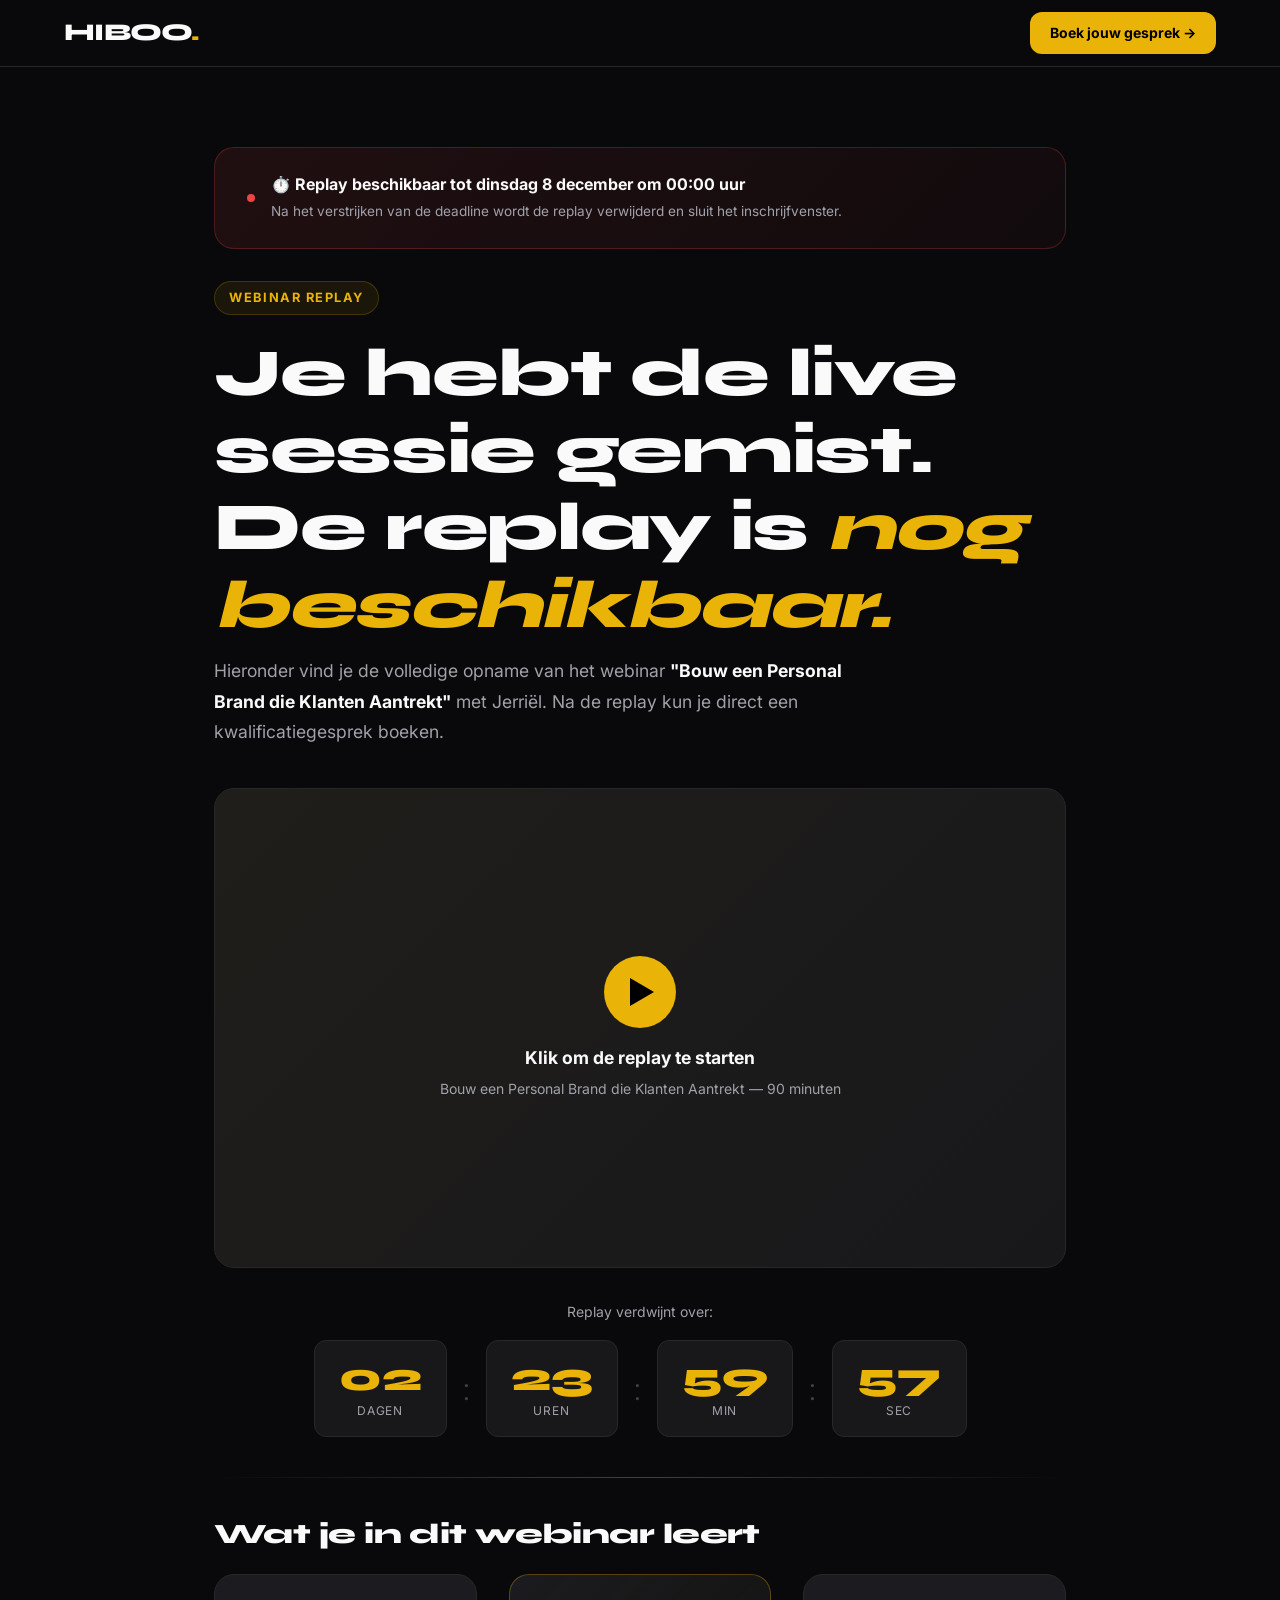
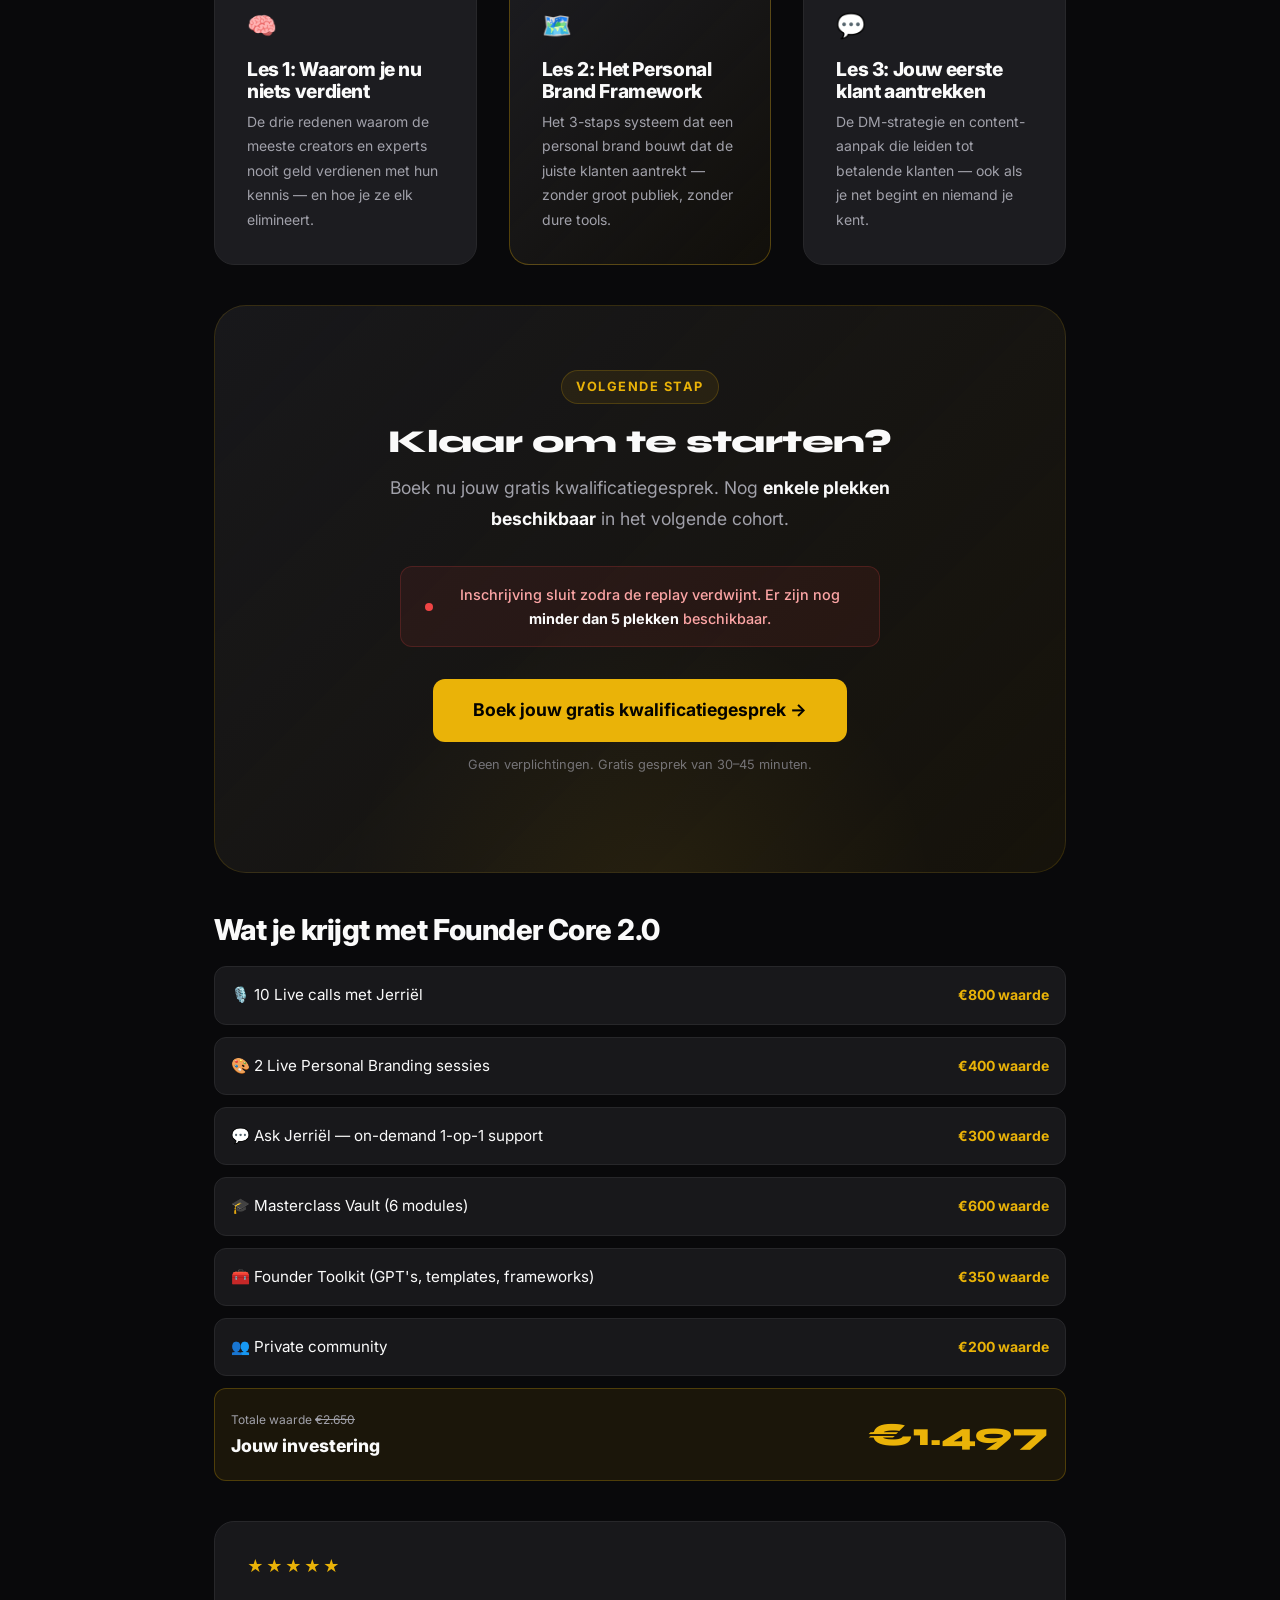
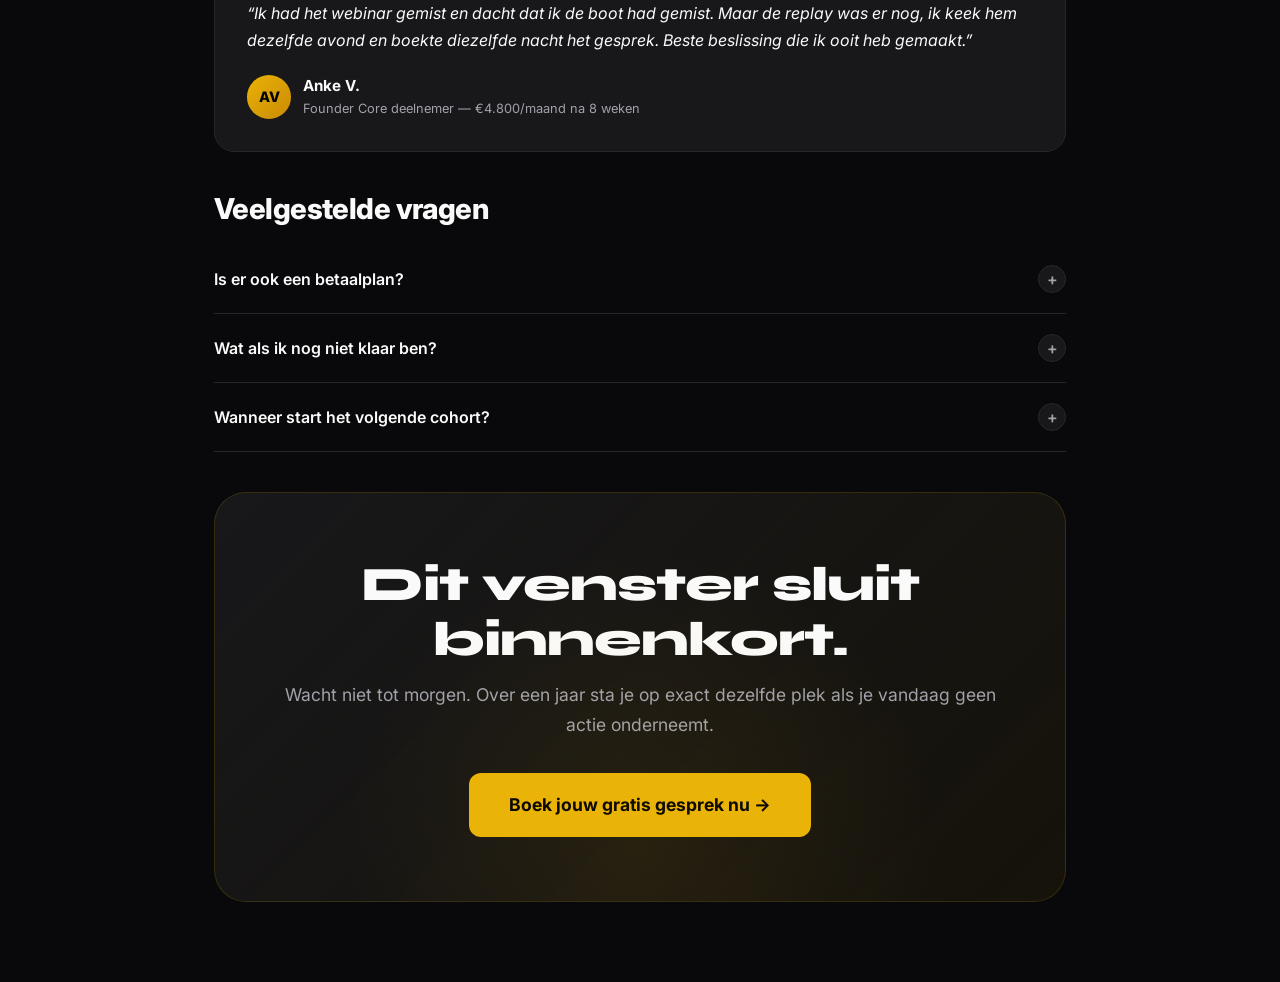
<file: replay.html>
<!DOCTYPE html>
<html lang="nl">
<head>
  <meta charset="UTF-8">
  <meta name="viewport" content="width=device-width, initial-scale=1.0">
  <title>Webinar Replay — Beperkt beschikbaar | HIBOO</title>
  <meta name="description" content="Je hebt de live sessie gemist. Je hebt nog 48 uur om de replay te bekijken en een kwalificatiegesprek te boeken voor Founder Core 2.0.">
  <meta name="robots" content="noindex, nofollow">
  <link rel="stylesheet" href="css/styles.css">
  <link rel="icon" href="data:image/svg+xml,<svg xmlns='http://www.w3.org/2000/svg' viewBox='0 0 100 100'><text y='.9em' font-size='90'>🐝</text></svg>">
  <style>
    .video-placeholder {
      background: var(--elevated);
      border: 1px solid var(--border);
      border-radius: var(--radius-lg);
      aspect-ratio: 16/9;
      display: flex;
      flex-direction: column;
      align-items: center;
      justify-content: center;
      gap: 1rem;
      cursor: pointer;
      transition: border-color var(--transition);
      position: relative;
      overflow: hidden;
    }
    .video-placeholder:hover { border-color: var(--gold); }
    .video-placeholder::before {
      content: '';
      position: absolute;
      inset: 0;
      background: linear-gradient(135deg, rgba(234,179,8,.04), transparent);
    }
    .play-btn {
      width: 72px;
      height: 72px;
      border-radius: 50%;
      background: var(--gold);
      display: flex;
      align-items: center;
      justify-content: center;
      position: relative;
      z-index: 1;
      transition: transform var(--transition), box-shadow var(--transition);
    }
    .video-placeholder:hover .play-btn { transform: scale(1.1); box-shadow: 0 0 32px rgba(234,179,8,.4); }
    .play-icon { width: 0; height: 0; border-style: solid; border-width: 14px 0 14px 24px; border-color: transparent transparent transparent #000; margin-left: 4px; }
    .deadline-bar {
      background: linear-gradient(135deg, rgba(239,68,68,.1), rgba(239,68,68,.04));
      border: 1px solid rgba(239,68,68,.25);
      border-radius: var(--radius-lg);
      padding: 1.5rem 2rem;
    }
  </style>
</head>
<body>

<nav class="nav" style="position:relative;padding:.75rem 0;border-bottom:1px solid var(--border);">
  <div class="nav-inner">
    <a href="index.html" class="nav-logo">HIBOO<span>.</span></a>
    <a href="#boek-gesprek" class="btn btn-primary btn-sm">Boek jouw gesprek →</a>
  </div>
</nav>

<section style="padding-top:5rem;padding-bottom:5rem;">
  <div class="container" style="max-width:900px;">

    <!-- URGENCY TOP -->
    <div class="deadline-bar reveal" style="margin-bottom:2rem;">
      <div style="display:flex;align-items:center;gap:1rem;flex-wrap:wrap;">
        <div class="urgency-dot"></div>
        <div>
          <div style="font-weight:700;color:var(--white);margin-bottom:.2rem;">⏱️ Replay beschikbaar tot <span id="replay-deadline">72 uur na het webinar</span></div>
          <p style="font-size:.85rem;margin:0;">Na het verstrijken van de deadline wordt de replay verwijderd en sluit het inschrijfvenster.</p>
        </div>
      </div>
    </div>

    <!-- HEADER -->
    <div class="reveal" style="margin-bottom:2.5rem;">
      <span class="label">Webinar Replay</span>
      <h1 style="margin-bottom:.75rem;">
        Je hebt de live sessie gemist.<br>De replay is <em style="color:var(--gold);">nog beschikbaar.</em>
      </h1>
      <p style="font-size:1.1rem;color:var(--muted);max-width:680px;line-height:1.75;">
        Hieronder vind je de volledige opname van het webinar <strong style="color:var(--white);">"Bouw een Personal Brand die Klanten Aantrekt"</strong> met Jerriël. Na de replay kun je direct een kwalificatiegesprek boeken.
      </p>
    </div>

    <!-- VIDEO -->
    <div class="video-placeholder reveal" style="margin-bottom:2rem;" role="button" tabindex="0" aria-label="Webinar replay afspelen">
      <div class="play-btn">
        <div class="play-icon"></div>
      </div>
      <div style="text-align:center;position:relative;z-index:1;">
        <div style="font-weight:700;font-size:1.1rem;margin-bottom:.35rem;">Klik om de replay te starten</div>
        <div style="font-size:.875rem;color:var(--muted);">Bouw een Personal Brand die Klanten Aantrekt — 90 minuten</div>
      </div>
    </div>

    <!-- COUNTDOWN -->
    <div class="reveal" style="margin-bottom:2.5rem;text-align:center;">
      <p style="font-size:.875rem;color:var(--muted);margin-bottom:1rem;">Replay verdwijnt over:</p>
      <div class="countdown" style="justify-content:center;">
        <div class="countdown-unit"><span class="countdown-num" id="cd-days">00</span><span class="countdown-label">Dagen</span></div>
        <span class="countdown-sep">:</span>
        <div class="countdown-unit"><span class="countdown-num" id="cd-hours">00</span><span class="countdown-label">Uren</span></div>
        <span class="countdown-sep">:</span>
        <div class="countdown-unit"><span class="countdown-num" id="cd-minutes">00</span><span class="countdown-label">Min</span></div>
        <span class="countdown-sep">:</span>
        <div class="countdown-unit"><span class="countdown-num" id="cd-seconds">00</span><span class="countdown-label">Sec</span></div>
      </div>
    </div>

    <hr class="gradient-line" style="margin-bottom:2.5rem;">

    <!-- 3 KERNLESSEN -->
    <div class="reveal" style="margin-bottom:2.5rem;">
      <h2 style="margin-bottom:1.5rem;font-size:1.75rem;">Wat je in dit webinar leert</h2>
      <div class="grid-3">
        <div class="card">
          <div style="font-size:1.5rem;margin-bottom:.75rem;">🧠</div>
          <h4 style="margin-bottom:.5rem;">Les 1: Waarom je nu niets verdient</h4>
          <p style="font-size:.875rem;">De drie redenen waarom de meeste creators en experts nooit geld verdienen met hun kennis — en hoe je ze elk elimineert.</p>
        </div>
        <div class="card card-gold">
          <div style="font-size:1.5rem;margin-bottom:.75rem;">🗺️</div>
          <h4 style="margin-bottom:.5rem;">Les 2: Het Personal Brand Framework</h4>
          <p style="font-size:.875rem;">Het 3-staps systeem dat een personal brand bouwt dat de juiste klanten aantrekt — zonder groot publiek, zonder dure tools.</p>
        </div>
        <div class="card">
          <div style="font-size:1.5rem;margin-bottom:.75rem;">💬</div>
          <h4 style="margin-bottom:.5rem;">Les 3: Jouw eerste klant aantrekken</h4>
          <p style="font-size:.875rem;">De DM-strategie en content-aanpak die leiden tot betalende klanten — ook als je net begint en niemand je kent.</p>
        </div>
      </div>
    </div>

    <!-- BOEK GESPREK CTA -->
    <div id="boek-gesprek" class="cta-section reveal" style="margin-bottom:2.5rem;">
      <span class="label">Volgende stap</span>
      <h2 style="font-size:2rem;">Klaar om te starten?</h2>
      <p style="max-width:560px;margin-inline:auto;">Boek nu jouw gratis kwalificatiegesprek. Nog <strong style="color:var(--white);">enkele plekken beschikbaar</strong> in het volgende cohort.</p>

      <div style="margin:2rem 0;">
        <div class="urgency-bar" style="max-width:480px;margin-inline:auto;">
          <div class="urgency-dot"></div>
          <span>Inschrijving sluit zodra de replay verdwijnt. Er zijn nog <strong style="color:var(--white);">minder dan 5 plekken</strong> beschikbaar.</span>
        </div>
      </div>

      <div class="cta-actions">
        <a href="bedankt-gesprek.html" class="btn btn-primary btn-lg">
          Boek jouw gratis kwalificatiegesprek →
        </a>
      </div>
      <p style="margin-top:.75rem;font-size:.8rem;color:var(--dim);">Geen verplichtingen. Gratis gesprek van 30–45 minuten.</p>
    </div>

    <!-- VALUE STACK SAMENVATTING -->
    <div class="reveal" style="margin-bottom:2.5rem;">
      <h3 style="margin-bottom:1.25rem;">Wat je krijgt met Founder Core 2.0</h3>
      <div style="display:grid;gap:.75rem;">
        <div style="display:flex;justify-content:space-between;align-items:center;padding:1rem;background:var(--elevated);border-radius:var(--radius);border:1px solid var(--border);">
          <span style="font-size:.95rem;">🎙️ 10 Live calls met Jerriël</span><span style="color:var(--gold);font-weight:700;font-size:.875rem;">€800 waarde</span>
        </div>
        <div style="display:flex;justify-content:space-between;align-items:center;padding:1rem;background:var(--elevated);border-radius:var(--radius);border:1px solid var(--border);">
          <span style="font-size:.95rem;">🎨 2 Live Personal Branding sessies</span><span style="color:var(--gold);font-weight:700;font-size:.875rem;">€400 waarde</span>
        </div>
        <div style="display:flex;justify-content:space-between;align-items:center;padding:1rem;background:var(--elevated);border-radius:var(--radius);border:1px solid var(--border);">
          <span style="font-size:.95rem;">💬 Ask Jerriël — on-demand 1-op-1 support</span><span style="color:var(--gold);font-weight:700;font-size:.875rem;">€300 waarde</span>
        </div>
        <div style="display:flex;justify-content:space-between;align-items:center;padding:1rem;background:var(--elevated);border-radius:var(--radius);border:1px solid var(--border);">
          <span style="font-size:.95rem;">🎓 Masterclass Vault (6 modules)</span><span style="color:var(--gold);font-weight:700;font-size:.875rem;">€600 waarde</span>
        </div>
        <div style="display:flex;justify-content:space-between;align-items:center;padding:1rem;background:var(--elevated);border-radius:var(--radius);border:1px solid var(--border);">
          <span style="font-size:.95rem;">🧰 Founder Toolkit (GPT's, templates, frameworks)</span><span style="color:var(--gold);font-weight:700;font-size:.875rem;">€350 waarde</span>
        </div>
        <div style="display:flex;justify-content:space-between;align-items:center;padding:1rem;background:var(--elevated);border-radius:var(--radius);border:1px solid var(--border);">
          <span style="font-size:.95rem;">👥 Private community</span><span style="color:var(--gold);font-weight:700;font-size:.875rem;">€200 waarde</span>
        </div>
        <div style="display:flex;justify-content:space-between;align-items:center;padding:1.25rem 1rem;background:var(--gold-bg);border-radius:var(--radius);border:1px solid rgba(234,179,8,.25);">
          <div>
            <div style="font-size:.75rem;color:var(--muted);margin-bottom:.2rem;">Totale waarde <span style="text-decoration:line-through;">€2.650</span></div>
            <div style="font-weight:800;font-size:1.1rem;">Jouw investering</div>
          </div>
          <div style="font-family:var(--font-disp);font-size:2rem;font-weight:800;color:var(--gold);">€1.497</div>
        </div>
      </div>
    </div>

    <!-- TESTIMONIAL -->
    <div class="reveal" style="margin-bottom:2.5rem;">
      <div class="testimonial-card">
        <div class="stars">★★★★★</div>
        <p class="testimonial-quote">Ik had het webinar gemist en dacht dat ik de boot had gemist. Maar de replay was er nog, ik keek hem dezelfde avond en boekte diezelfde nacht het gesprek. Beste beslissing die ik ooit heb gemaakt.</p>
        <div class="testimonial-author">
          <div class="testimonial-avatar">AV</div>
          <div>
            <div class="testimonial-name">Anke V.</div>
            <div class="testimonial-role">Founder Core deelnemer — €4.800/maand na 8 weken</div>
          </div>
        </div>
      </div>
    </div>

    <!-- FAQ -->
    <div class="reveal" style="margin-bottom:2.5rem;">
      <h3 style="margin-bottom:1.25rem;">Veelgestelde vragen</h3>
      <div class="faq-item">
        <button class="faq-question">Is er ook een betaalplan?<span class="faq-icon">+</span></button>
        <div class="faq-answer">Ja. Tier 1 kun je betalen in 2 termijnen van €750. Dit bespreek je in het kwalificatiegesprek. Er zijn geen extra kosten verbonden aan gespreide betaling.</div>
      </div>
      <div class="faq-item">
        <button class="faq-question">Wat als ik nog niet klaar ben?<span class="faq-icon">+</span></button>
        <div class="faq-answer">"Klaar zijn" is een gevoel — geen realiteit. De mensen die het meeste uit Founder Core halen zijn mensen die beginnen voordat ze het gevoel hebben klaar te zijn. Het programma begeleidt je van waar je nu bent naar waar je wilt zijn. Dat is de hele bedoeling.</div>
      </div>
      <div class="faq-item">
        <button class="faq-question">Wanneer start het volgende cohort?<span class="faq-icon">+</span></button>
        <div class="faq-answer">Er start maandelijks een nieuw cohort. Dit inschrijfvenster sluit zodra de replay verdwijnt. Na sluiting moet je wachten op het volgende webinar. Als er nu plekken zijn, zijn die weg zodra het venster sluit.</div>
      </div>
    </div>

    <!-- FINAL CTA -->
    <div class="cta-section reveal">
      <h2>Dit venster sluit binnenkort.</h2>
      <p>Wacht niet tot morgen. Over een jaar sta je op exact dezelfde plek als je vandaag geen actie onderneemt.</p>
      <div class="cta-actions">
        <a href="bedankt-gesprek.html" class="btn btn-primary btn-lg">Boek jouw gratis gesprek nu →</a>
      </div>
    </div>

  </div>
</section>

<script src="js/main.js"></script>
<script>
  // Set replay deadline to 72h from now (in production, this would be a fixed date)
  const replayDeadline = new Date(Date.now() + 72 * 3600 * 1000);
  document.getElementById('replay-deadline').textContent =
    replayDeadline.toLocaleDateString('nl-NL', {weekday:'long',day:'numeric',month:'long'}) +
    ' om ' + String(replayDeadline.getHours()).padStart(2,'0') + ':00 uur';

  // Override countdown for replay
  (function() {
    const els = {
      days: document.getElementById('cd-days'),
      hours: document.getElementById('cd-hours'),
      minutes: document.getElementById('cd-minutes'),
      seconds: document.getElementById('cd-seconds'),
    };
    function update() {
      const diff = Math.max(0, replayDeadline - Date.now());
      const d = Math.floor(diff / 86400000);
      const h = Math.floor((diff % 86400000) / 3600000);
      const m = Math.floor((diff % 3600000) / 60000);
      const s = Math.floor((diff % 60000) / 1000);
      if(els.days) els.days.textContent = String(d).padStart(2,'0');
      if(els.hours) els.hours.textContent = String(h).padStart(2,'0');
      if(els.minutes) els.minutes.textContent = String(m).padStart(2,'0');
      if(els.seconds) els.seconds.textContent = String(s).padStart(2,'0');
    }
    update();
    setInterval(update, 1000);
  })();
</script>
</body>
</html>
</file>
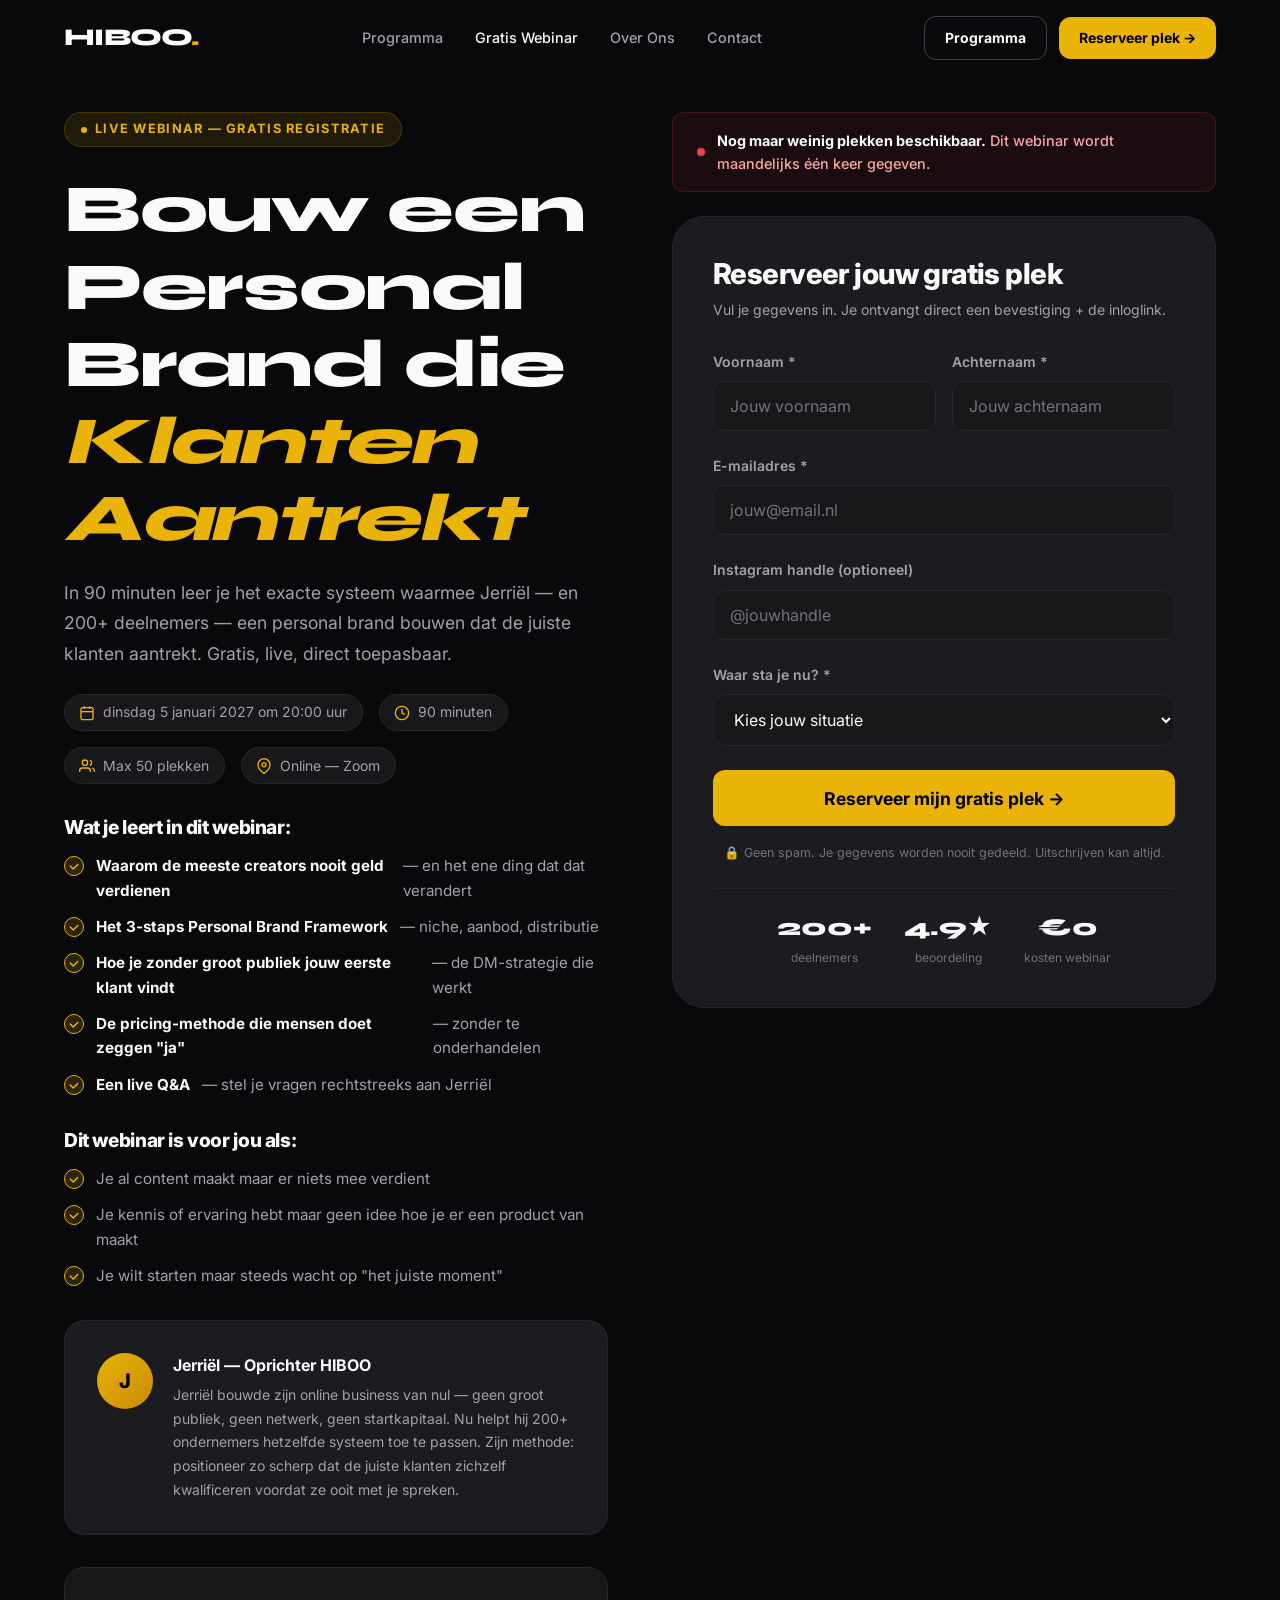
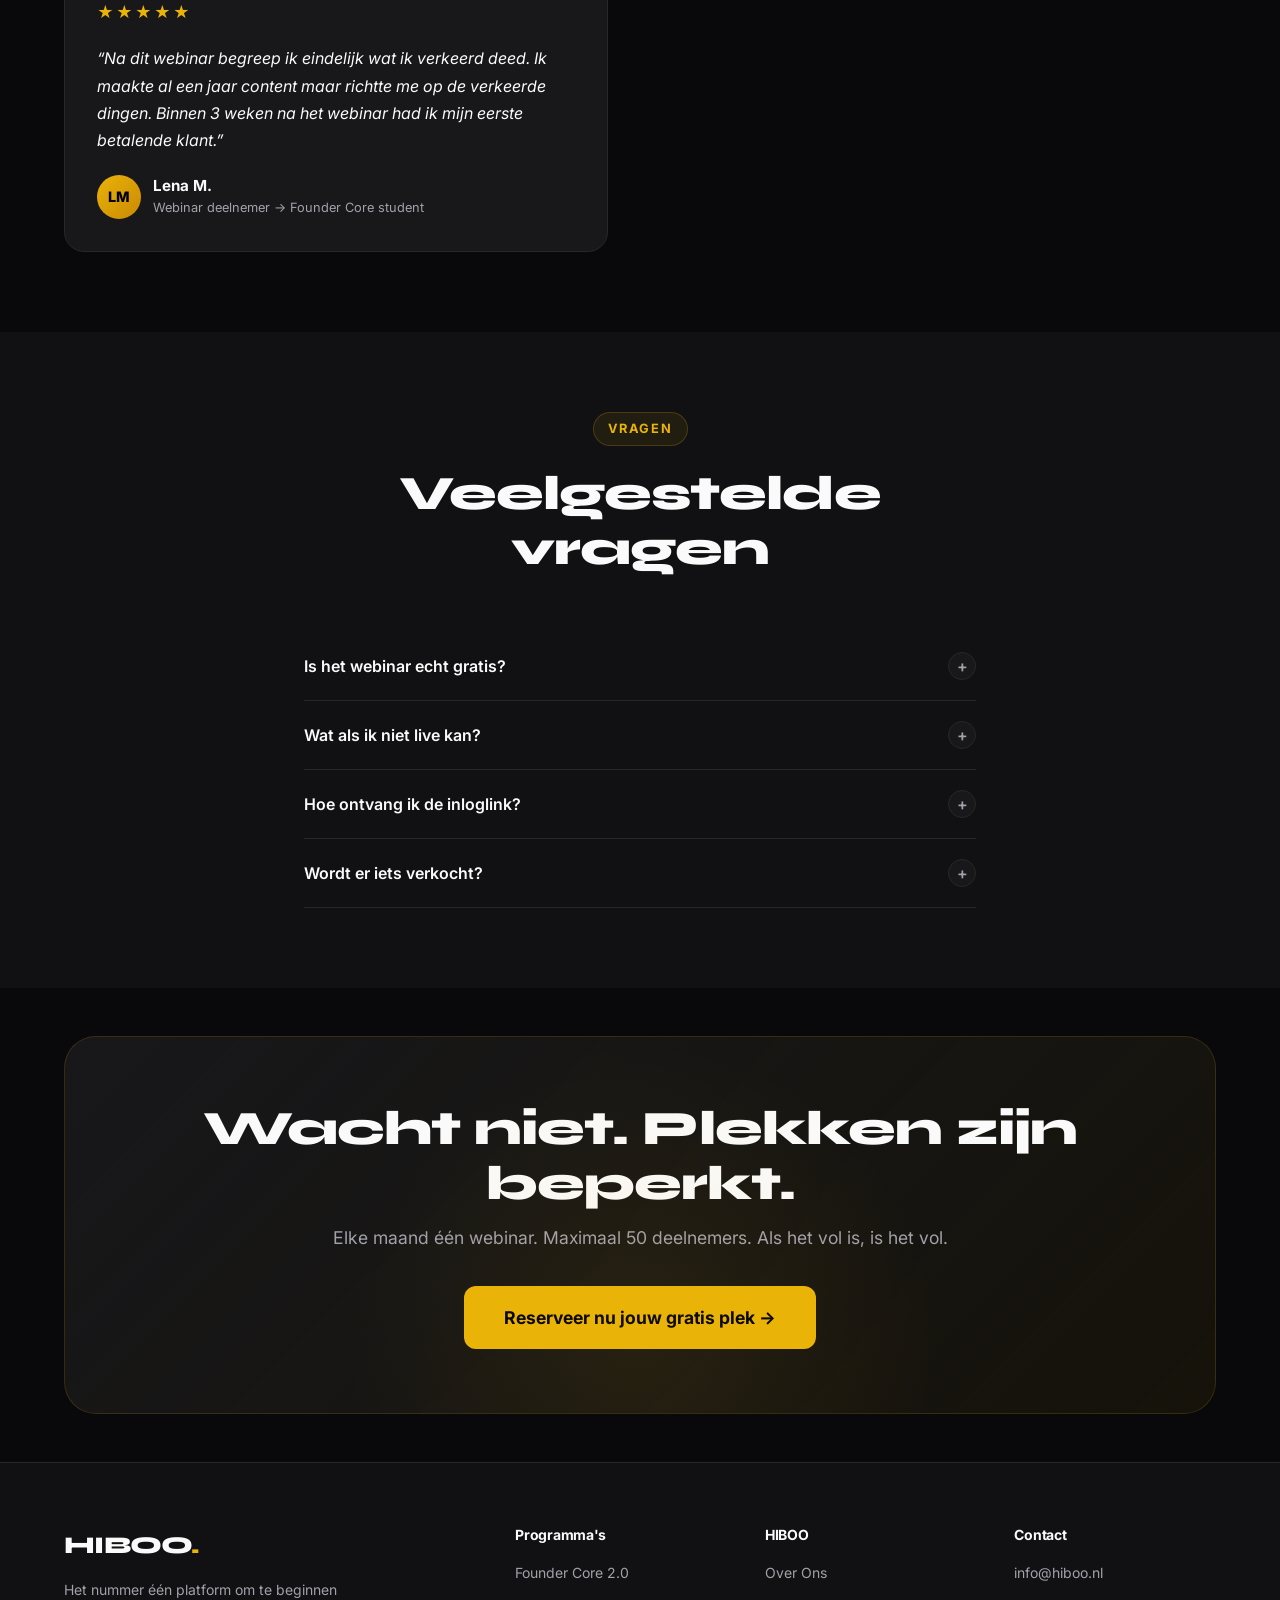
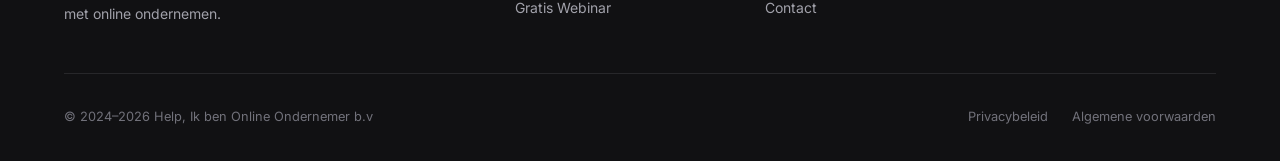
<file: webinar.html>
<!DOCTYPE html>
<html lang="nl">
<head>
  <meta charset="UTF-8">
  <meta name="viewport" content="width=device-width, initial-scale=1.0">
  <title>Gratis Webinar: Bouw een Personal Brand die Klanten Aantrekt | HIBOO</title>
  <meta name="description" content="Gratis live webinar met Jerriël. In 90 minuten leer je het exacte systeem om een personal brand te bouwen dat klanten aantrekt. Reserveer jouw plek nu.">
  <link rel="stylesheet" href="css/styles.css">
  <link rel="icon" href="data:image/svg+xml,<svg xmlns='http://www.w3.org/2000/svg' viewBox='0 0 100 100'><text y='.9em' font-size='90'>🐝</text></svg>">
</head>
<body>

<!-- NAV -->
<nav class="nav" role="navigation">
  <div class="nav-inner">
    <a href="index.html" class="nav-logo">HIBOO<span>.</span></a>
    <ul class="nav-links">
      <li><a href="programma.html">Programma</a></li>
      <li><a href="webinar.html" class="active">Gratis Webinar</a></li>
      <li><a href="over-ons.html">Over Ons</a></li>
      <li><a href="contact.html">Contact</a></li>
    </ul>
    <div class="nav-cta">
      <a href="programma.html" class="btn btn-outline btn-sm">Programma</a>
      <a href="#registreer" class="btn btn-primary btn-sm">Reserveer plek →</a>
    </div>
    <button class="nav-mobile-btn" aria-label="Menu openen">
      <svg width="24" height="24" viewBox="0 0 24 24" fill="none" stroke="currentColor" stroke-width="2"><line x1="3" y1="6" x2="21" y2="6"/><line x1="3" y1="12" x2="21" y2="12"/><line x1="3" y1="18" x2="21" y2="18"/></svg>
    </button>
  </div>
</nav>
<div class="nav-mobile">
  <a href="index.html">Home</a>
  <a href="programma.html">Programma</a>
  <a href="webinar.html">Gratis Webinar</a>
  <a href="over-ons.html">Over Ons</a>
  <a href="contact.html">Contact</a>
  <a href="#registreer" class="btn btn-primary">Reserveer jouw plek →</a>
</div>

<!-- HERO + FORM -->
<section style="padding-top:7rem;padding-bottom:5rem;">
  <div class="container">
    <div class="grid-2" style="gap:4rem;align-items:start;">

      <!-- Left: Content -->
      <div>
        <div class="hero-badge" style="margin-bottom:1.5rem;">
          <span class="dot"></span>
          Live webinar — Gratis registratie
        </div>

        <h1 style="margin-bottom:1.25rem;">
          Bouw een Personal Brand die <em style="color:var(--gold);">Klanten Aantrekt</em>
        </h1>

        <p style="font-size:1.1rem;color:var(--muted);margin-bottom:1.5rem;line-height:1.75;">
          In 90 minuten leer je het exacte systeem waarmee Jerriël — en 200+ deelnemers — een personal brand bouwen dat de juiste klanten aantrekt. Gratis, live, direct toepasbaar.
        </p>

        <div class="webinar-meta">
          <div class="webinar-meta-item">
            <svg width="16" height="16" viewBox="0 0 24 24" fill="none" stroke="currentColor" stroke-width="2"><rect x="3" y="4" width="18" height="18" rx="2" ry="2"/><line x1="16" y1="2" x2="16" y2="6"/><line x1="8" y1="2" x2="8" y2="6"/><line x1="3" y1="10" x2="21" y2="10"/></svg>
            <span class="webinar-date-display">Datum volgt</span>
          </div>
          <div class="webinar-meta-item">
            <svg width="16" height="16" viewBox="0 0 24 24" fill="none" stroke="currentColor" stroke-width="2"><circle cx="12" cy="12" r="10"/><polyline points="12 6 12 12 16 14"/></svg>
            90 minuten
          </div>
          <div class="webinar-meta-item">
            <svg width="16" height="16" viewBox="0 0 24 24" fill="none" stroke="currentColor" stroke-width="2"><path d="M17 21v-2a4 4 0 0 0-4-4H5a4 4 0 0 0-4 4v2"/><circle cx="9" cy="7" r="4"/><path d="M23 21v-2a4 4 0 0 0-3-3.87"/><path d="M16 3.13a4 4 0 0 1 0 7.75"/></svg>
            Max 50 plekken
          </div>
          <div class="webinar-meta-item">
            <svg width="16" height="16" viewBox="0 0 24 24" fill="none" stroke="currentColor" stroke-width="2"><path d="M21 10c0 7-9 13-9 13s-9-6-9-13a9 9 0 0 1 18 0z"/><circle cx="12" cy="10" r="3"/></svg>
            Online — Zoom
          </div>
        </div>

        <h3 style="margin-bottom:1rem;font-size:1.2rem;">Wat je leert in dit webinar:</h3>
        <ul class="check-list" style="margin-bottom:2rem;">
          <li><strong>Waarom de meeste creators nooit geld verdienen</strong> — en het ene ding dat dat verandert</li>
          <li><strong>Het 3-staps Personal Brand Framework</strong> — niche, aanbod, distributie</li>
          <li><strong>Hoe je zonder groot publiek jouw eerste klant vindt</strong> — de DM-strategie die werkt</li>
          <li><strong>De pricing-methode die mensen doet zeggen "ja"</strong> — zonder te onderhandelen</li>
          <li><strong>Een live Q&A</strong> — stel je vragen rechtstreeks aan Jerriël</li>
        </ul>

        <h3 style="margin-bottom:1rem;font-size:1.2rem;">Dit webinar is voor jou als:</h3>
        <ul class="check-list" style="margin-bottom:2rem;">
          <li>Je al content maakt maar er niets mee verdient</li>
          <li>Je kennis of ervaring hebt maar geen idee hoe je er een product van maakt</li>
          <li>Je wilt starten maar steeds wacht op "het juiste moment"</li>
        </ul>

        <!-- About Jerriël -->
        <div class="card" style="margin-top:2rem;">
          <div style="display:flex;gap:1.25rem;align-items:flex-start;">
            <div class="testimonial-avatar" style="width:56px;height:56px;font-size:1.25rem;flex-shrink:0;">J</div>
            <div>
              <div style="font-weight:700;margin-bottom:.25rem;">Jerriël — Oprichter HIBOO</div>
              <p style="font-size:.875rem;line-height:1.7;">Jerriël bouwde zijn online business van nul — geen groot publiek, geen netwerk, geen startkapitaal. Nu helpt hij 200+ ondernemers hetzelfde systeem toe te passen. Zijn methode: positioneer zo scherp dat de juiste klanten zichzelf kwalificeren voordat ze ooit met je spreken.</p>
            </div>
          </div>
        </div>

        <!-- Social proof -->
        <div style="margin-top:2rem;">
          <div class="testimonial-card">
            <div class="stars">★★★★★</div>
            <p class="testimonial-quote">Na dit webinar begreep ik eindelijk wat ik verkeerd deed. Ik maakte al een jaar content maar richtte me op de verkeerde dingen. Binnen 3 weken na het webinar had ik mijn eerste betalende klant.</p>
            <div class="testimonial-author">
              <div class="testimonial-avatar">LM</div>
              <div>
                <div class="testimonial-name">Lena M.</div>
                <div class="testimonial-role">Webinar deelnemer → Founder Core student</div>
              </div>
            </div>
          </div>
        </div>
      </div>

      <!-- Right: Registration Form -->
      <div id="registreer" style="position:sticky;top:6rem;">
        <div class="urgency-bar" style="margin-bottom:1.5rem;">
          <div class="urgency-dot"></div>
          <span><strong>Nog maar weinig plekken beschikbaar.</strong> Dit webinar wordt maandelijks één keer gegeven.</span>
        </div>

        <div class="form-card">
          <h3 style="margin-bottom:.5rem;">Reserveer jouw gratis plek</h3>
          <p style="font-size:.875rem;margin-bottom:1.75rem;">Vul je gegevens in. Je ontvangt direct een bevestiging + de inloglink.</p>

          <form class="hiboo-form" data-redirect="bedankt-webinar.html" novalidate>
            <div class="flex-col gap-3">
              <div class="form-row">
                <div class="form-group">
                  <label class="form-label" for="voornaam">Voornaam *</label>
                  <input class="form-input" type="text" id="voornaam" name="voornaam" placeholder="Jouw voornaam" required>
                </div>
                <div class="form-group">
                  <label class="form-label" for="achternaam">Achternaam *</label>
                  <input class="form-input" type="text" id="achternaam" name="achternaam" placeholder="Jouw achternaam" required>
                </div>
              </div>
              <div class="form-group">
                <label class="form-label" for="email">E-mailadres *</label>
                <input class="form-input" type="email" id="email" name="email" placeholder="jouw@email.nl" required>
              </div>
              <div class="form-group">
                <label class="form-label" for="instagram">Instagram handle (optioneel)</label>
                <input class="form-input" type="text" id="instagram" name="instagram" placeholder="@jouwhandle">
              </div>
              <div class="form-group">
                <label class="form-label" for="situatie">Waar sta je nu? *</label>
                <select class="form-input" id="situatie" name="situatie" required>
                  <option value="" disabled selected>Kies jouw situatie</option>
                  <option>Ik maak al content maar verdien er niets mee</option>
                  <option>Ik heb kennis maar geen product/aanbod</option>
                  <option>Ik werk nog in loondienst en wil starten</option>
                  <option>Ik heb al een aanbod maar wil meer klanten</option>
                  <option>Anders</option>
                </select>
              </div>
              <button type="submit" class="btn btn-primary btn-full btn-lg">
                Reserveer mijn gratis plek →
              </button>
            </div>
          </form>

          <p style="text-align:center;font-size:.78rem;color:var(--dim);margin-top:1rem;">
            🔒 Geen spam. Je gegevens worden nooit gedeeld. Uitschrijven kan altijd.
          </p>

          <div style="border-top:1px solid var(--border);margin-top:1.5rem;padding-top:1.25rem;">
            <div style="display:flex;justify-content:center;gap:2rem;flex-wrap:wrap;">
              <div style="text-align:center;">
                <div style="font-family:var(--font-disp);font-size:1.5rem;font-weight:800;color:var(--white);">200+</div>
                <div style="font-size:.75rem;color:var(--dim);">deelnemers</div>
              </div>
              <div style="text-align:center;">
                <div style="font-family:var(--font-disp);font-size:1.5rem;font-weight:800;color:var(--white);">4.9★</div>
                <div style="font-size:.75rem;color:var(--dim);">beoordeling</div>
              </div>
              <div style="text-align:center;">
                <div style="font-family:var(--font-disp);font-size:1.5rem;font-weight:800;color:var(--white);">€0</div>
                <div style="font-size:.75rem;color:var(--dim);">kosten webinar</div>
              </div>
            </div>
          </div>
        </div>
      </div>

    </div>
  </div>
</section>

<!-- FAQ -->
<section class="section" style="background:var(--surface);">
  <div class="container" style="max-width:720px;">
    <div class="section-header center reveal">
      <span class="label">Vragen</span>
      <h2 class="section-title">Veelgestelde vragen</h2>
    </div>
    <div class="reveal reveal-delay-1">
      <div class="faq-item">
        <button class="faq-question">Is het webinar echt gratis?<span class="faq-icon">+</span></button>
        <div class="faq-answer">Ja, volledig gratis. Je hebt geen creditcard nodig en er zijn geen verborgen kosten. Aan het einde van het webinar presenteert Jerriël Founder Core 2.0, maar deelname is nooit verplicht.</div>
      </div>
      <div class="faq-item">
        <button class="faq-question">Wat als ik niet live kan?<span class="faq-icon">+</span></button>
        <div class="faq-answer">Registreer je altijd — ook als je twijfelt of je er live bij kunt zijn. Geregistreerde deelnemers ontvangen 48 uur toegang tot de replay. Na die 48 uur sluit het venster.</div>
      </div>
      <div class="faq-item">
        <button class="faq-question">Hoe ontvang ik de inloglink?<span class="faq-icon">+</span></button>
        <div class="faq-answer">Direct na registratie ontvang je een bevestigingsmail met de Zoom-link en alle praktische info. Je krijgt ook een herinnering 24 uur en 1 uur voor het webinar.</div>
      </div>
      <div class="faq-item">
        <button class="faq-question">Wordt er iets verkocht?<span class="faq-icon">+</span></button>
        <div class="faq-answer">Ja, aan het einde van het webinar is er een presentatie van Founder Core 2.0. Dat is transparant. De waarde die je in de eerste 60 minuten krijgt, staat los van of je ook iets koopt. Veel deelnemers gebruiken het framework al direct na het webinar.</div>
      </div>
    </div>
  </div>
</section>

<!-- FINAL CTA -->
<section class="section-sm">
  <div class="container">
    <div class="cta-section reveal">
      <h2>Wacht niet. Plekken zijn beperkt.</h2>
      <p>Elke maand één webinar. Maximaal 50 deelnemers. Als het vol is, is het vol.</p>
      <div class="cta-actions">
        <a href="#registreer" class="btn btn-primary btn-lg">Reserveer nu jouw gratis plek →</a>
      </div>
    </div>
  </div>
</section>

<!-- FOOTER -->
<footer class="footer">
  <div class="container">
    <div class="footer-grid">
      <div class="footer-brand">
        <div class="nav-logo">HIBOO<span style="color:var(--gold);">.</span></div>
        <p>Het nummer één platform om te beginnen met online ondernemen.</p>
      </div>
      <div class="footer-col">
        <h5>Programma's</h5>
        <ul>
          <li><a href="programma.html">Founder Core 2.0</a></li>
          <li><a href="webinar.html">Gratis Webinar</a></li>
        </ul>
      </div>
      <div class="footer-col">
        <h5>HIBOO</h5>
        <ul>
          <li><a href="over-ons.html">Over Ons</a></li>
          <li><a href="contact.html">Contact</a></li>
        </ul>
      </div>
      <div class="footer-col">
        <h5>Contact</h5>
        <ul>
          <li><a href="mailto:info@hiboo.nl">info@hiboo.nl</a></li>
        </ul>
      </div>
    </div>
    <div class="footer-bottom">
      <p>© 2024–2026 Help, Ik ben Online Ondernemer b.v</p>
      <div class="footer-links">
        <a href="#">Privacybeleid</a>
        <a href="#">Algemene voorwaarden</a>
      </div>
    </div>
  </div>
</footer>

<script src="js/main.js"></script>
</body>
</html>
</file>
<file: css/styles.css>
/* ============================================================
   HIBOO.NL — Design System
   ============================================================ */

@import url('https://fonts.googleapis.com/css2?family=Inter:wght@300;400;500;600;700;800;900&family=Syne:wght@700;800&display=swap');

/* ---- Root Variables ---- */
:root {
  --bg:        #09090B;
  --surface:   #111113;
  --elevated:  #18181B;
  --card:      #1C1C20;
  --border:    #27272A;
  --border-hi: #3F3F46;

  --gold:      #EAB308;
  --gold-lite: #FDE047;
  --gold-dark: #CA8A04;
  --gold-bg:   rgba(234,179,8,.08);

  --white:     #FAFAFA;
  --muted:     #A1A1AA;
  --dim:       #71717A;
  --success:   #22C55E;
  --danger:    #EF4444;
  --info:      #3B82F6;

  --font:      'Inter', -apple-system, BlinkMacSystemFont, 'Segoe UI', sans-serif;
  --font-disp: 'Syne', 'Inter', sans-serif;

  --radius-sm: 6px;
  --radius:    12px;
  --radius-lg: 20px;
  --radius-xl: 32px;

  --shadow:    0 4px 24px rgba(0,0,0,.5);
  --shadow-lg: 0 12px 48px rgba(0,0,0,.6);
  --glow:      0 0 40px rgba(234,179,8,.15);

  --max-w:     1200px;
  --transition: 200ms cubic-bezier(.4,0,.2,1);
}

/* ---- Reset ---- */
*, *::before, *::after { box-sizing: border-box; margin: 0; padding: 0; }
html { scroll-behavior: smooth; -webkit-font-smoothing: antialiased; }
body {
  background: var(--bg);
  color: var(--white);
  font-family: var(--font);
  font-size: 16px;
  line-height: 1.6;
  overflow-x: hidden;
}
img { display: block; max-width: 100%; }
a { color: inherit; text-decoration: none; transition: color var(--transition); }
ul { list-style: none; }
button { cursor: pointer; font-family: var(--font); border: none; }
input, textarea, select { font-family: var(--font); }

/* ---- Typography ---- */
h1,h2,h3,h4,h5,h6 { line-height: 1.15; font-weight: 800; letter-spacing: -0.02em; }
h1 { font-size: clamp(2.4rem, 6vw, 4.2rem); font-family: var(--font-disp); }
h2 { font-size: clamp(2rem, 4vw, 3rem); font-family: var(--font-disp); }
h3 { font-size: clamp(1.4rem, 2.5vw, 1.8rem); }
h4 { font-size: 1.2rem; }
p  { color: var(--muted); line-height: 1.75; }
strong { color: var(--white); font-weight: 700; }

.text-gold    { color: var(--gold); }
.text-white   { color: var(--white); }
.text-muted   { color: var(--muted); }
.text-center  { text-align: center; }
.text-sm      { font-size: .875rem; }
.text-lg      { font-size: 1.125rem; }

/* ---- Layout ---- */
.container {
  max-width: var(--max-w);
  margin-inline: auto;
  padding-inline: 1.5rem;
}
.section { padding-block: 5rem; }
.section-sm { padding-block: 3rem; }
.section-lg { padding-block: 7rem; }

.grid-2 { display: grid; grid-template-columns: repeat(2, 1fr); gap: 2rem; }
.grid-3 { display: grid; grid-template-columns: repeat(3, 1fr); gap: 2rem; }
.grid-4 { display: grid; grid-template-columns: repeat(4, 1fr); gap: 1.5rem; }
.flex    { display: flex; }
.flex-center { display: flex; align-items: center; justify-content: center; }
.flex-between { display: flex; align-items: center; justify-content: space-between; }
.flex-col { display: flex; flex-direction: column; }
.gap-1 { gap: .5rem; }
.gap-2 { gap: 1rem; }
.gap-3 { gap: 1.5rem; }
.gap-4 { gap: 2rem; }

/* ---- Section Labels ---- */
.label {
  display: inline-flex;
  align-items: center;
  gap: .5rem;
  font-size: .8rem;
  font-weight: 700;
  text-transform: uppercase;
  letter-spacing: .12em;
  color: var(--gold);
  background: var(--gold-bg);
  border: 1px solid rgba(234,179,8,.2);
  padding: .35rem .9rem;
  border-radius: 99px;
  margin-bottom: 1.25rem;
}
.section-title {
  margin-bottom: .75rem;
}
.section-sub {
  font-size: 1.125rem;
  color: var(--muted);
  max-width: 640px;
}
.section-header { margin-bottom: 3.5rem; }
.section-header.center { text-align: center; }
.section-header.center .section-sub { margin-inline: auto; }

/* ---- Buttons ---- */
.btn {
  display: inline-flex;
  align-items: center;
  gap: .5rem;
  padding: .875rem 2rem;
  font-size: 1rem;
  font-weight: 700;
  border-radius: var(--radius);
  transition: all var(--transition);
  white-space: nowrap;
}
.btn-primary {
  background: var(--gold);
  color: #000;
}
.btn-primary:hover {
  background: var(--gold-lite);
  transform: translateY(-2px);
  box-shadow: 0 8px 32px rgba(234,179,8,.35);
}
.btn-outline {
  background: transparent;
  color: var(--white);
  border: 1.5px solid var(--border-hi);
}
.btn-outline:hover {
  border-color: var(--gold);
  color: var(--gold);
}
.btn-ghost {
  background: transparent;
  color: var(--muted);
  padding-inline: .5rem;
}
.btn-ghost:hover { color: var(--white); }
.btn-lg { padding: 1.1rem 2.5rem; font-size: 1.1rem; }
.btn-sm { padding: .6rem 1.25rem; font-size: .875rem; }
.btn-full { width: 100%; justify-content: center; }

/* ---- Cards ---- */
.card {
  background: var(--card);
  border: 1px solid var(--border);
  border-radius: var(--radius-lg);
  padding: 2rem;
  transition: border-color var(--transition), transform var(--transition);
}
.card:hover { border-color: var(--border-hi); transform: translateY(-2px); }
.card-gold {
  border-color: rgba(234,179,8,.3);
  background: linear-gradient(135deg, var(--card) 0%, rgba(234,179,8,.04) 100%);
}
.card-gold:hover { border-color: var(--gold); box-shadow: var(--glow); }

/* ---- Badges ---- */
.badge {
  display: inline-flex;
  align-items: center;
  font-size: .75rem;
  font-weight: 700;
  padding: .2rem .65rem;
  border-radius: 99px;
  text-transform: uppercase;
  letter-spacing: .06em;
}
.badge-gold    { background: var(--gold-bg); color: var(--gold); border: 1px solid rgba(234,179,8,.25); }
.badge-success { background: rgba(34,197,94,.1); color: var(--success); border: 1px solid rgba(34,197,94,.25); }
.badge-danger  { background: rgba(239,68,68,.1); color: var(--danger); border: 1px solid rgba(239,68,68,.25); }
.badge-dark    { background: var(--elevated); color: var(--muted); border: 1px solid var(--border); }

/* ---- Check List ---- */
.check-list { display: flex; flex-direction: column; gap: .75rem; }
.check-list li {
  display: flex;
  align-items: flex-start;
  gap: .75rem;
  color: var(--muted);
  font-size: .95rem;
}
.check-list li::before {
  content: '';
  width: 20px;
  height: 20px;
  min-width: 20px;
  border-radius: 50%;
  background: rgba(234,179,8,.15);
  border: 1.5px solid var(--gold);
  background-image: url("data:image/svg+xml,%3Csvg xmlns='http://www.w3.org/2000/svg' viewBox='0 0 16 16' fill='none'%3E%3Cpath d='M3 8l4 4 6-6' stroke='%23EAB308' stroke-width='2' stroke-linecap='round' stroke-linejoin='round'/%3E%3C/svg%3E");
  background-repeat: no-repeat;
  background-position: center;
  background-size: 12px;
  margin-top: 2px;
}
.check-list li strong { color: var(--white); }

/* ---- Nav ---- */
.nav {
  position: fixed;
  top: 0; left: 0; right: 0;
  z-index: 100;
  padding: 1rem 0;
  transition: background var(--transition), backdrop-filter var(--transition), border-color var(--transition);
  border-bottom: 1px solid transparent;
}
.nav.scrolled {
  background: rgba(9,9,11,.85);
  backdrop-filter: blur(20px);
  border-color: var(--border);
}
.nav-inner {
  display: flex;
  align-items: center;
  justify-content: space-between;
  gap: 2rem;
  max-width: var(--max-w);
  margin-inline: auto;
  padding-inline: 1.5rem;
}
.nav-logo {
  font-family: var(--font-disp);
  font-size: 1.5rem;
  font-weight: 800;
  color: var(--white);
  letter-spacing: -0.03em;
}
.nav-logo span { color: var(--gold); }
.nav-links {
  display: flex;
  align-items: center;
  gap: 2rem;
}
.nav-links a {
  font-size: .9rem;
  font-weight: 500;
  color: var(--muted);
  transition: color var(--transition);
}
.nav-links a:hover,
.nav-links a.active { color: var(--white); }
.nav-cta { display: flex; align-items: center; gap: .75rem; }
.nav-mobile-btn {
  display: none;
  background: none;
  border: none;
  padding: .25rem;
  color: var(--white);
}
.nav-mobile { display: none; }

/* ---- Hero ---- */
.hero {
  min-height: 100vh;
  display: flex;
  align-items: center;
  padding-top: 6rem;
  position: relative;
  overflow: hidden;
}
.hero::before {
  content: '';
  position: absolute;
  top: -30%;
  left: 50%;
  transform: translateX(-50%);
  width: 800px;
  height: 800px;
  background: radial-gradient(circle, rgba(234,179,8,.07) 0%, transparent 70%);
  pointer-events: none;
}
.hero-content {
  position: relative;
  z-index: 1;
  max-width: 820px;
}
.hero-badge {
  display: inline-flex;
  align-items: center;
  gap: .5rem;
  background: rgba(234,179,8,.1);
  border: 1px solid rgba(234,179,8,.2);
  border-radius: 99px;
  padding: .4rem 1rem;
  font-size: .8rem;
  font-weight: 700;
  color: var(--gold);
  text-transform: uppercase;
  letter-spacing: .1em;
  margin-bottom: 1.75rem;
}
.hero-badge .dot {
  width: 6px;
  height: 6px;
  border-radius: 50%;
  background: var(--gold);
  animation: pulse 2s infinite;
}
@keyframes pulse {
  0%, 100% { opacity: 1; transform: scale(1); }
  50% { opacity: .5; transform: scale(1.3); }
}
.hero h1 { margin-bottom: 1.5rem; }
.hero h1 em { color: var(--gold); font-style: normal; }
.hero-sub {
  font-size: 1.2rem;
  color: var(--muted);
  max-width: 580px;
  margin-bottom: 2.5rem;
  line-height: 1.7;
}
.hero-actions {
  display: flex;
  align-items: center;
  gap: 1rem;
  flex-wrap: wrap;
  margin-bottom: 3rem;
}
.hero-proof {
  display: flex;
  align-items: center;
  gap: 1.5rem;
  flex-wrap: wrap;
}
.hero-proof-item {
  display: flex;
  align-items: center;
  gap: .5rem;
  font-size: .875rem;
  color: var(--muted);
}
.hero-proof-item svg { color: var(--gold); }
.hero-proof-divider {
  width: 1px;
  height: 20px;
  background: var(--border);
}

/* ---- Stats bar ---- */
.stats-bar {
  background: var(--surface);
  border-top: 1px solid var(--border);
  border-bottom: 1px solid var(--border);
  padding: 2rem 0;
}
.stats-inner {
  display: flex;
  align-items: center;
  justify-content: space-around;
  gap: 2rem;
  flex-wrap: wrap;
}
.stat-item { text-align: center; }
.stat-number {
  font-family: var(--font-disp);
  font-size: 2.25rem;
  font-weight: 800;
  color: var(--white);
  line-height: 1;
  margin-bottom: .25rem;
}
.stat-number span { color: var(--gold); }
.stat-label { font-size: .8rem; color: var(--dim); text-transform: uppercase; letter-spacing: .08em; }

/* ---- Problem section ---- */
.problem-grid { display: grid; grid-template-columns: 1fr 1fr; gap: 1rem; }
.problem-card {
  background: var(--elevated);
  border: 1px solid var(--border);
  border-radius: var(--radius);
  padding: 1.5rem;
  position: relative;
  overflow: hidden;
}
.problem-card::before {
  content: '';
  position: absolute;
  top: 0; left: 0;
  width: 3px;
  height: 100%;
  background: var(--danger);
}
.problem-card.good::before { background: var(--success); }
.problem-icon { font-size: 1.5rem; margin-bottom: .75rem; }
.problem-title { font-size: 1rem; font-weight: 700; color: var(--white); margin-bottom: .4rem; }
.problem-desc { font-size: .875rem; color: var(--muted); line-height: 1.6; }

/* ---- Program cards ---- */
.program-card {
  background: var(--card);
  border: 1px solid var(--border);
  border-radius: var(--radius-xl);
  overflow: hidden;
  transition: all var(--transition);
}
.program-card:hover { border-color: var(--gold); box-shadow: var(--glow); transform: translateY(-4px); }
.program-card-header {
  padding: 2rem 2rem 0;
}
.program-card-body { padding: 1.5rem 2rem 2rem; }
.program-price {
  font-family: var(--font-disp);
  font-size: 2.5rem;
  font-weight: 800;
  color: var(--white);
  line-height: 1;
}
.program-price sub { font-size: 1rem; font-weight: 600; color: var(--muted); vertical-align: baseline; }
.program-old-price {
  text-decoration: line-through;
  color: var(--dim);
  font-size: .9rem;
}
.program-divider { border: none; border-top: 1px solid var(--border); margin: 1.5rem 0; }

/* ---- Testimonials ---- */
.testimonial-card {
  background: var(--elevated);
  border: 1px solid var(--border);
  border-radius: var(--radius-lg);
  padding: 2rem;
  display: flex;
  flex-direction: column;
  gap: 1.25rem;
}
.stars { color: var(--gold); font-size: 1rem; letter-spacing: 2px; }
.testimonial-quote {
  font-size: 1rem;
  color: var(--white);
  line-height: 1.7;
  font-style: italic;
}
.testimonial-quote::before { content: '\201C'; }
.testimonial-quote::after { content: '\201D'; }
.testimonial-author { display: flex; align-items: center; gap: .75rem; }
.testimonial-avatar {
  width: 44px;
  height: 44px;
  border-radius: 50%;
  background: linear-gradient(135deg, var(--gold) 0%, var(--gold-dark) 100%);
  display: flex;
  align-items: center;
  justify-content: center;
  font-weight: 800;
  font-size: .9rem;
  color: #000;
  flex-shrink: 0;
}
.testimonial-name { font-weight: 700; font-size: .95rem; }
.testimonial-role { font-size: .8rem; color: var(--muted); }

/* ---- FAQ ---- */
.faq-item {
  border-bottom: 1px solid var(--border);
  padding: 1.25rem 0;
}
.faq-question {
  display: flex;
  align-items: center;
  justify-content: space-between;
  gap: 1rem;
  cursor: pointer;
  font-weight: 600;
  color: var(--white);
  font-size: 1rem;
  background: none;
  border: none;
  width: 100%;
  text-align: left;
  padding: 0;
  transition: color var(--transition);
}
.faq-question:hover { color: var(--gold); }
.faq-icon {
  width: 28px;
  height: 28px;
  min-width: 28px;
  border-radius: 50%;
  background: var(--elevated);
  border: 1px solid var(--border);
  display: flex;
  align-items: center;
  justify-content: center;
  transition: all var(--transition);
  font-size: 1rem;
  color: var(--muted);
}
.faq-item.open .faq-icon { background: var(--gold-bg); border-color: var(--gold); color: var(--gold); transform: rotate(45deg); }
.faq-answer {
  max-height: 0;
  overflow: hidden;
  transition: max-height 300ms ease, padding 300ms ease;
  color: var(--muted);
  font-size: .95rem;
  line-height: 1.75;
}
.faq-item.open .faq-answer { max-height: 300px; padding-top: 1rem; }

/* ---- CTA Section ---- */
.cta-section {
  background: linear-gradient(135deg, var(--elevated) 0%, rgba(234,179,8,.06) 100%);
  border: 1px solid rgba(234,179,8,.15);
  border-radius: var(--radius-xl);
  padding: 4rem;
  text-align: center;
  position: relative;
  overflow: hidden;
}
.cta-section::before {
  content: '';
  position: absolute;
  bottom: -60%;
  left: 50%;
  transform: translateX(-50%);
  width: 600px;
  height: 600px;
  background: radial-gradient(circle, rgba(234,179,8,.08) 0%, transparent 70%);
  pointer-events: none;
}
.cta-section h2 { margin-bottom: .75rem; }
.cta-section p { margin-bottom: 2rem; font-size: 1.1rem; }
.cta-actions { display: flex; align-items: center; justify-content: center; gap: 1rem; flex-wrap: wrap; }

/* ---- Forms ---- */
.form-group { display: flex; flex-direction: column; gap: .5rem; }
.form-label { font-size: .875rem; font-weight: 600; color: var(--muted); }
.form-input {
  background: var(--elevated);
  border: 1.5px solid var(--border);
  border-radius: var(--radius);
  padding: .875rem 1rem;
  color: var(--white);
  font-size: 1rem;
  transition: border-color var(--transition);
  width: 100%;
}
.form-input::placeholder { color: var(--dim); }
.form-input:focus { outline: none; border-color: var(--gold); }
.form-input:hover { border-color: var(--border-hi); }
.form-row { display: grid; grid-template-columns: 1fr 1fr; gap: 1rem; }
.form-hint { font-size: .8rem; color: var(--dim); }
.form-card {
  background: var(--card);
  border: 1px solid var(--border);
  border-radius: var(--radius-xl);
  padding: 2.5rem;
}

/* ---- Countdown ---- */
.countdown {
  display: flex;
  align-items: center;
  gap: 1rem;
  justify-content: center;
}
.countdown-unit {
  text-align: center;
  background: var(--elevated);
  border: 1px solid var(--border);
  border-radius: var(--radius);
  padding: 1rem 1.5rem;
  min-width: 80px;
}
.countdown-num {
  font-family: var(--font-disp);
  font-size: 2.5rem;
  font-weight: 800;
  color: var(--gold);
  line-height: 1;
  display: block;
}
.countdown-label {
  font-size: .75rem;
  color: var(--muted);
  text-transform: uppercase;
  letter-spacing: .08em;
  margin-top: .25rem;
  display: block;
}
.countdown-sep { font-size: 2rem; color: var(--border-hi); font-weight: 300; }

/* ---- Progress steps ---- */
.steps { display: flex; flex-direction: column; gap: 0; }
.step {
  display: flex;
  gap: 1.5rem;
  padding-bottom: 2rem;
  position: relative;
}
.step:last-child { padding-bottom: 0; }
.step:not(:last-child) .step-line {
  position: absolute;
  left: 19px;
  top: 44px;
  bottom: 0;
  width: 2px;
  background: var(--border);
}
.step-num {
  width: 40px;
  height: 40px;
  min-width: 40px;
  border-radius: 50%;
  background: var(--gold-bg);
  border: 2px solid var(--gold);
  display: flex;
  align-items: center;
  justify-content: center;
  font-weight: 800;
  color: var(--gold);
  font-size: .9rem;
  position: relative;
  z-index: 1;
}
.step-content h4 { font-size: 1rem; font-weight: 700; color: var(--white); margin-bottom: .3rem; }
.step-content p  { font-size: .9rem; color: var(--muted); line-height: 1.6; }

/* ---- Week cards ---- */
.week-card {
  background: var(--elevated);
  border: 1px solid var(--border);
  border-radius: var(--radius);
  padding: 1.5rem;
  position: relative;
  overflow: hidden;
  transition: border-color var(--transition);
}
.week-card:hover { border-color: rgba(234,179,8,.4); }
.week-number {
  font-size: .75rem;
  font-weight: 700;
  color: var(--gold);
  text-transform: uppercase;
  letter-spacing: .1em;
  margin-bottom: .5rem;
}
.week-title { font-size: 1rem; font-weight: 700; color: var(--white); margin-bottom: .5rem; }
.week-desc { font-size: .875rem; color: var(--muted); line-height: 1.6; }

/* ---- Pricing ---- */
.pricing-grid {
  display: grid;
  grid-template-columns: repeat(auto-fit, minmax(280px, 1fr));
  gap: 1.5rem;
  align-items: start;
}
.pricing-card {
  background: var(--card);
  border: 1px solid var(--border);
  border-radius: var(--radius-xl);
  padding: 2rem;
  position: relative;
  display: flex;
  flex-direction: column;
  gap: 1.5rem;
}
.pricing-card.featured {
  border-color: var(--gold);
  box-shadow: var(--glow);
  background: linear-gradient(160deg, var(--card) 0%, rgba(234,179,8,.05) 100%);
}
.pricing-popular {
  position: absolute;
  top: -14px;
  left: 50%;
  transform: translateX(-50%);
  background: var(--gold);
  color: #000;
  font-size: .75rem;
  font-weight: 800;
  text-transform: uppercase;
  letter-spacing: .08em;
  padding: .3rem 1rem;
  border-radius: 99px;
  white-space: nowrap;
}
.pricing-name { font-size: .8rem; font-weight: 700; color: var(--gold); text-transform: uppercase; letter-spacing: .1em; }
.pricing-price {
  font-family: var(--font-disp);
  font-size: 3rem;
  font-weight: 800;
  color: var(--white);
  line-height: 1;
}
.pricing-price sup { font-size: 1.25rem; vertical-align: top; margin-top: .5rem; }
.pricing-price .period { font-size: 1rem; color: var(--muted); font-family: var(--font); font-weight: 500; }
.pricing-desc { font-size: .9rem; color: var(--muted); line-height: 1.6; }
.pricing-features { display: flex; flex-direction: column; gap: .6rem; }
.pricing-feature {
  display: flex;
  align-items: flex-start;
  gap: .75rem;
  font-size: .9rem;
  color: var(--muted);
}
.pricing-feature .icon-check { color: var(--success); flex-shrink: 0; margin-top: 1px; }
.pricing-feature .icon-cross { color: var(--dim); flex-shrink: 0; margin-top: 1px; }
.pricing-divider { border: none; border-top: 1px solid var(--border); }

/* ---- Thank You specific ---- */
.ty-hero {
  text-align: center;
  padding-top: 8rem;
  padding-bottom: 4rem;
}
.ty-icon {
  width: 80px;
  height: 80px;
  border-radius: 50%;
  display: flex;
  align-items: center;
  justify-content: center;
  margin-inline: auto;
  margin-bottom: 2rem;
  font-size: 2.5rem;
}
.ty-icon.success {
  background: rgba(34,197,94,.1);
  border: 2px solid rgba(34,197,94,.3);
}
.ty-icon.gold {
  background: var(--gold-bg);
  border: 2px solid rgba(234,179,8,.3);
}
.next-steps-card {
  background: var(--elevated);
  border: 1px solid var(--border);
  border-radius: var(--radius-xl);
  padding: 2.5rem;
}
.next-steps-card h3 { margin-bottom: 2rem; }

/* ---- Urgency bar ---- */
.urgency-bar {
  background: rgba(239,68,68,.08);
  border: 1px solid rgba(239,68,68,.2);
  border-radius: var(--radius);
  padding: 1rem 1.5rem;
  display: flex;
  align-items: center;
  gap: .75rem;
  color: #FCA5A5;
  font-size: .9rem;
  font-weight: 500;
}
.urgency-dot {
  width: 8px;
  height: 8px;
  border-radius: 50%;
  background: var(--danger);
  animation: pulse 1.5s infinite;
  flex-shrink: 0;
}

/* ---- Value stack ---- */
.value-item {
  display: flex;
  align-items: flex-start;
  gap: 1rem;
  padding: 1rem 0;
  border-bottom: 1px solid var(--border);
}
.value-item:last-child { border-bottom: none; }
.value-icon {
  width: 44px;
  height: 44px;
  min-width: 44px;
  border-radius: var(--radius-sm);
  background: var(--gold-bg);
  border: 1px solid rgba(234,179,8,.2);
  display: flex;
  align-items: center;
  justify-content: center;
  font-size: 1.25rem;
}
.value-text h4 { font-size: .95rem; font-weight: 700; margin-bottom: .25rem; }
.value-text p { font-size: .85rem; color: var(--muted); line-height: 1.5; }
.value-price { font-weight: 700; color: var(--gold); white-space: nowrap; font-size: .95rem; }

/* ---- Webinar specific ---- */
.webinar-meta {
  display: flex;
  flex-wrap: wrap;
  gap: 1rem;
  margin-bottom: 2rem;
}
.webinar-meta-item {
  display: flex;
  align-items: center;
  gap: .5rem;
  font-size: .875rem;
  color: var(--muted);
  background: var(--elevated);
  border: 1px solid var(--border);
  border-radius: 99px;
  padding: .4rem .9rem;
}
.webinar-meta-item svg { color: var(--gold); }

/* ---- About ---- */
.about-photo {
  width: 100%;
  border-radius: var(--radius-xl);
  background: linear-gradient(135deg, var(--elevated) 0%, var(--card) 100%);
  border: 1px solid var(--border);
  aspect-ratio: 4/5;
  display: flex;
  align-items: center;
  justify-content: center;
  font-size: 4rem;
}

/* ---- Footer ---- */
.footer {
  background: var(--surface);
  border-top: 1px solid var(--border);
  padding: 4rem 0 2rem;
}
.footer-grid {
  display: grid;
  grid-template-columns: 2fr 1fr 1fr 1fr;
  gap: 3rem;
  padding-bottom: 3rem;
  border-bottom: 1px solid var(--border);
}
.footer-brand p { font-size: .875rem; color: var(--muted); margin-top: .75rem; max-width: 280px; line-height: 1.7; }
.footer-col h5 { font-size: .875rem; font-weight: 700; color: var(--white); margin-bottom: 1rem; }
.footer-col ul { display: flex; flex-direction: column; gap: .6rem; }
.footer-col ul a { font-size: .875rem; color: var(--muted); transition: color var(--transition); }
.footer-col ul a:hover { color: var(--white); }
.footer-bottom {
  padding-top: 2rem;
  display: flex;
  align-items: center;
  justify-content: space-between;
  gap: 1rem;
  flex-wrap: wrap;
}
.footer-bottom p { font-size: .8rem; color: var(--dim); }
.footer-links { display: flex; gap: 1.5rem; }
.footer-links a { font-size: .8rem; color: var(--dim); transition: color var(--transition); }
.footer-links a:hover { color: var(--muted); }

/* ---- Dividers / Decorators ---- */
.gradient-line {
  height: 1px;
  background: linear-gradient(90deg, transparent, var(--border-hi), transparent);
  border: none;
  margin: 0;
}

/* ---- Alert / Notice ---- */
.notice {
  background: var(--gold-bg);
  border: 1px solid rgba(234,179,8,.2);
  border-radius: var(--radius);
  padding: 1rem 1.25rem;
  font-size: .875rem;
  color: var(--gold);
  display: flex;
  align-items: flex-start;
  gap: .75rem;
}
.notice .icon { flex-shrink: 0; margin-top: 1px; }

/* ---- Responsive ---- */
@media (max-width: 1024px) {
  .footer-grid { grid-template-columns: 1fr 1fr; gap: 2rem; }
  .footer-brand { grid-column: 1/-1; }
  .grid-4 { grid-template-columns: repeat(2, 1fr); }
}

@media (max-width: 768px) {
  :root { --section-py: 3rem; }
  .section { padding-block: 3.5rem; }
  .section-lg { padding-block: 4rem; }

  .nav-links, .nav-cta .btn-outline { display: none; }
  .nav-mobile-btn { display: flex; }
  .nav-mobile {
    display: none;
    position: fixed;
    inset: 0;
    background: var(--bg);
    z-index: 99;
    flex-direction: column;
    padding: 6rem 2rem 2rem;
    gap: .5rem;
  }
  .nav-mobile.open { display: flex; }
  .nav-mobile a {
    font-size: 1.25rem;
    font-weight: 600;
    color: var(--muted);
    padding: .75rem 0;
    border-bottom: 1px solid var(--border);
    transition: color var(--transition);
  }
  .nav-mobile a:hover { color: var(--white); }
  .nav-mobile .btn { width: 100%; justify-content: center; margin-top: 1rem; }

  .grid-2, .grid-3, .grid-4 { grid-template-columns: 1fr; }
  .form-row { grid-template-columns: 1fr; }
  .footer-grid { grid-template-columns: 1fr; gap: 2rem; }
  .footer-bottom { flex-direction: column; align-items: flex-start; }
  .hero-proof { flex-direction: column; align-items: flex-start; gap: .75rem; }
  .hero-proof-divider { display: none; }
  .problem-grid { grid-template-columns: 1fr; }
  .cta-section { padding: 2.5rem 1.5rem; }
  .stats-inner { gap: 1.5rem; }
  .stat-number { font-size: 1.75rem; }
  .pricing-grid { grid-template-columns: 1fr; }
  .countdown-unit { min-width: 60px; padding: .75rem 1rem; }
  .countdown-num { font-size: 1.75rem; }
}

/* ---- Utility ---- */
.mt-1 { margin-top: .5rem; }
.mt-2 { margin-top: 1rem; }
.mt-3 { margin-top: 1.5rem; }
.mt-4 { margin-top: 2rem; }
.mt-6 { margin-top: 3rem; }
.mb-1 { margin-bottom: .5rem; }
.mb-2 { margin-bottom: 1rem; }
.mb-3 { margin-bottom: 1.5rem; }
.mb-4 { margin-bottom: 2rem; }
.mb-6 { margin-bottom: 3rem; }
.hidden { display: none !important; }
.sr-only { position: absolute; width: 1px; height: 1px; overflow: hidden; clip: rect(0,0,0,0); }

/* Scroll reveal animation */
.reveal {
  opacity: 0;
  transform: translateY(24px);
  transition: opacity 500ms ease, transform 500ms ease;
}
.reveal.visible {
  opacity: 1;
  transform: none;
}
.reveal-delay-1 { transition-delay: 100ms; }
.reveal-delay-2 { transition-delay: 200ms; }
.reveal-delay-3 { transition-delay: 300ms; }
.reveal-delay-4 { transition-delay: 400ms; }
</file>
